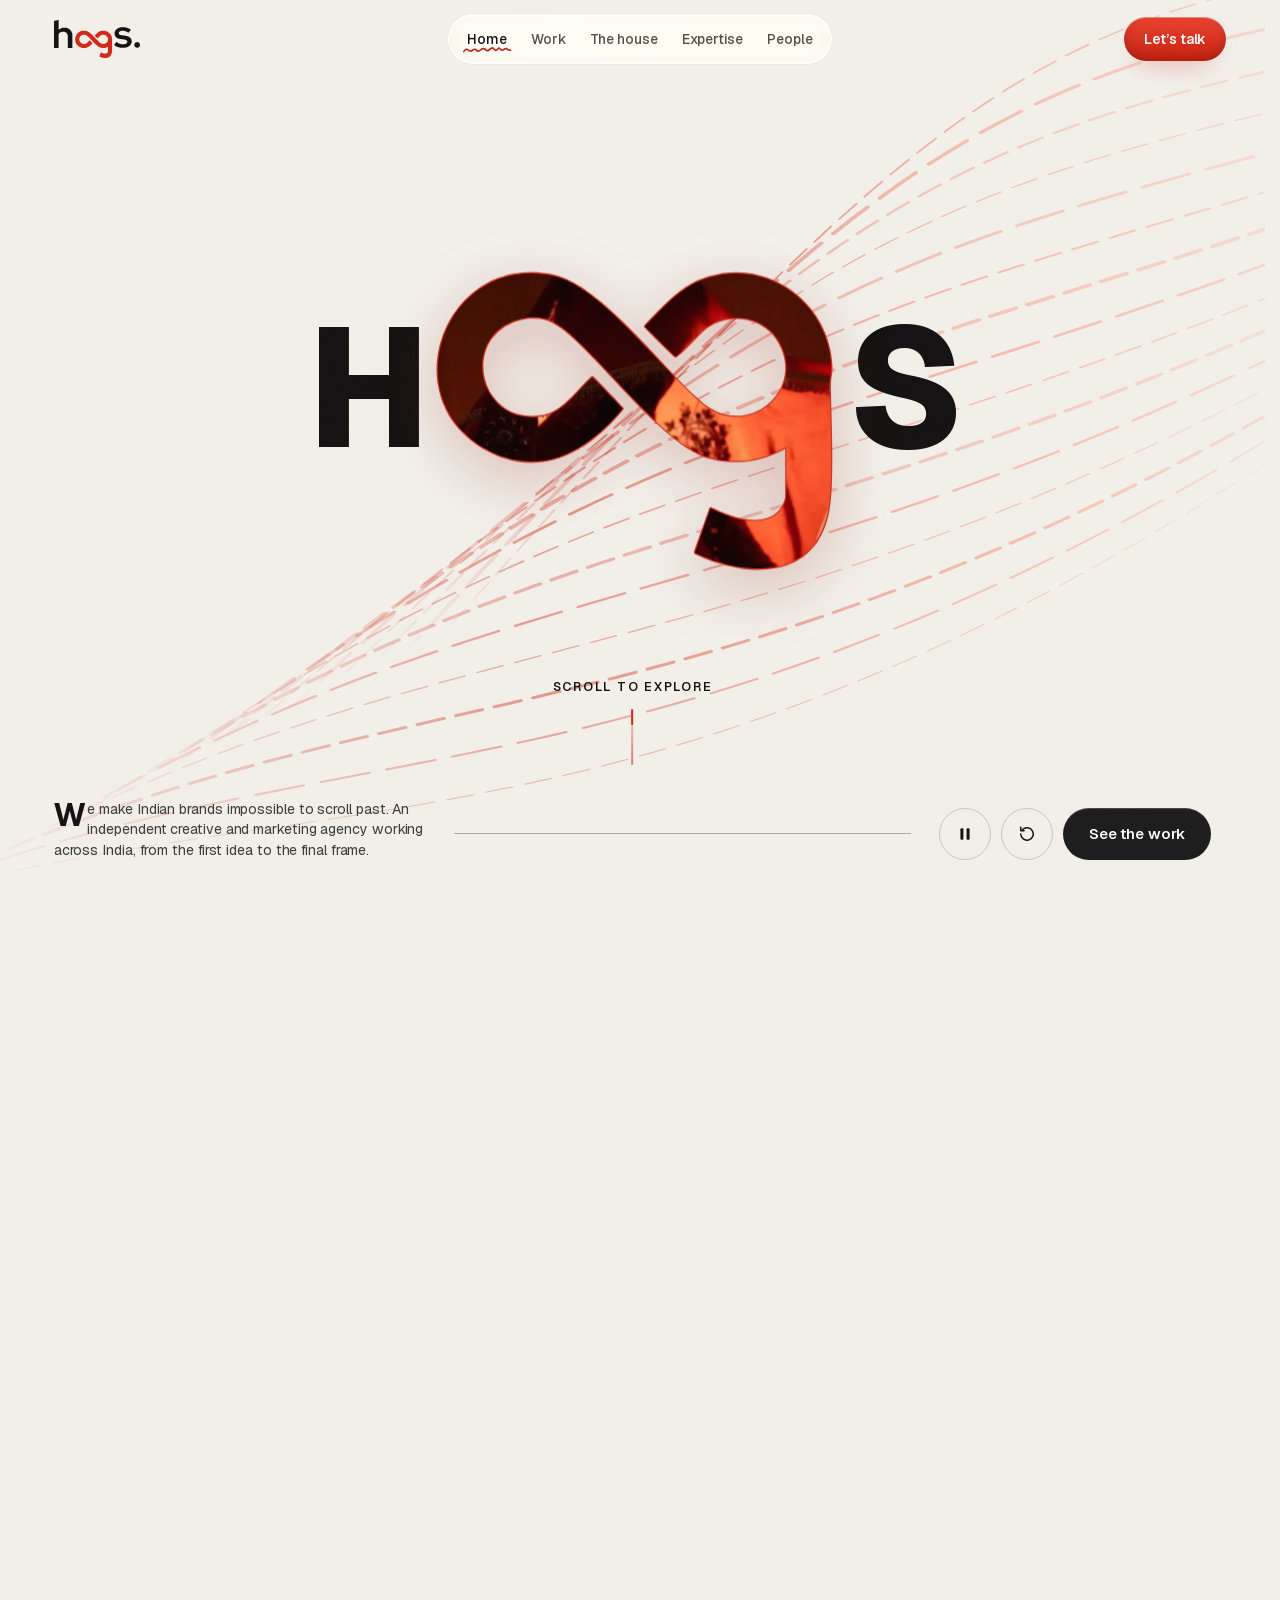
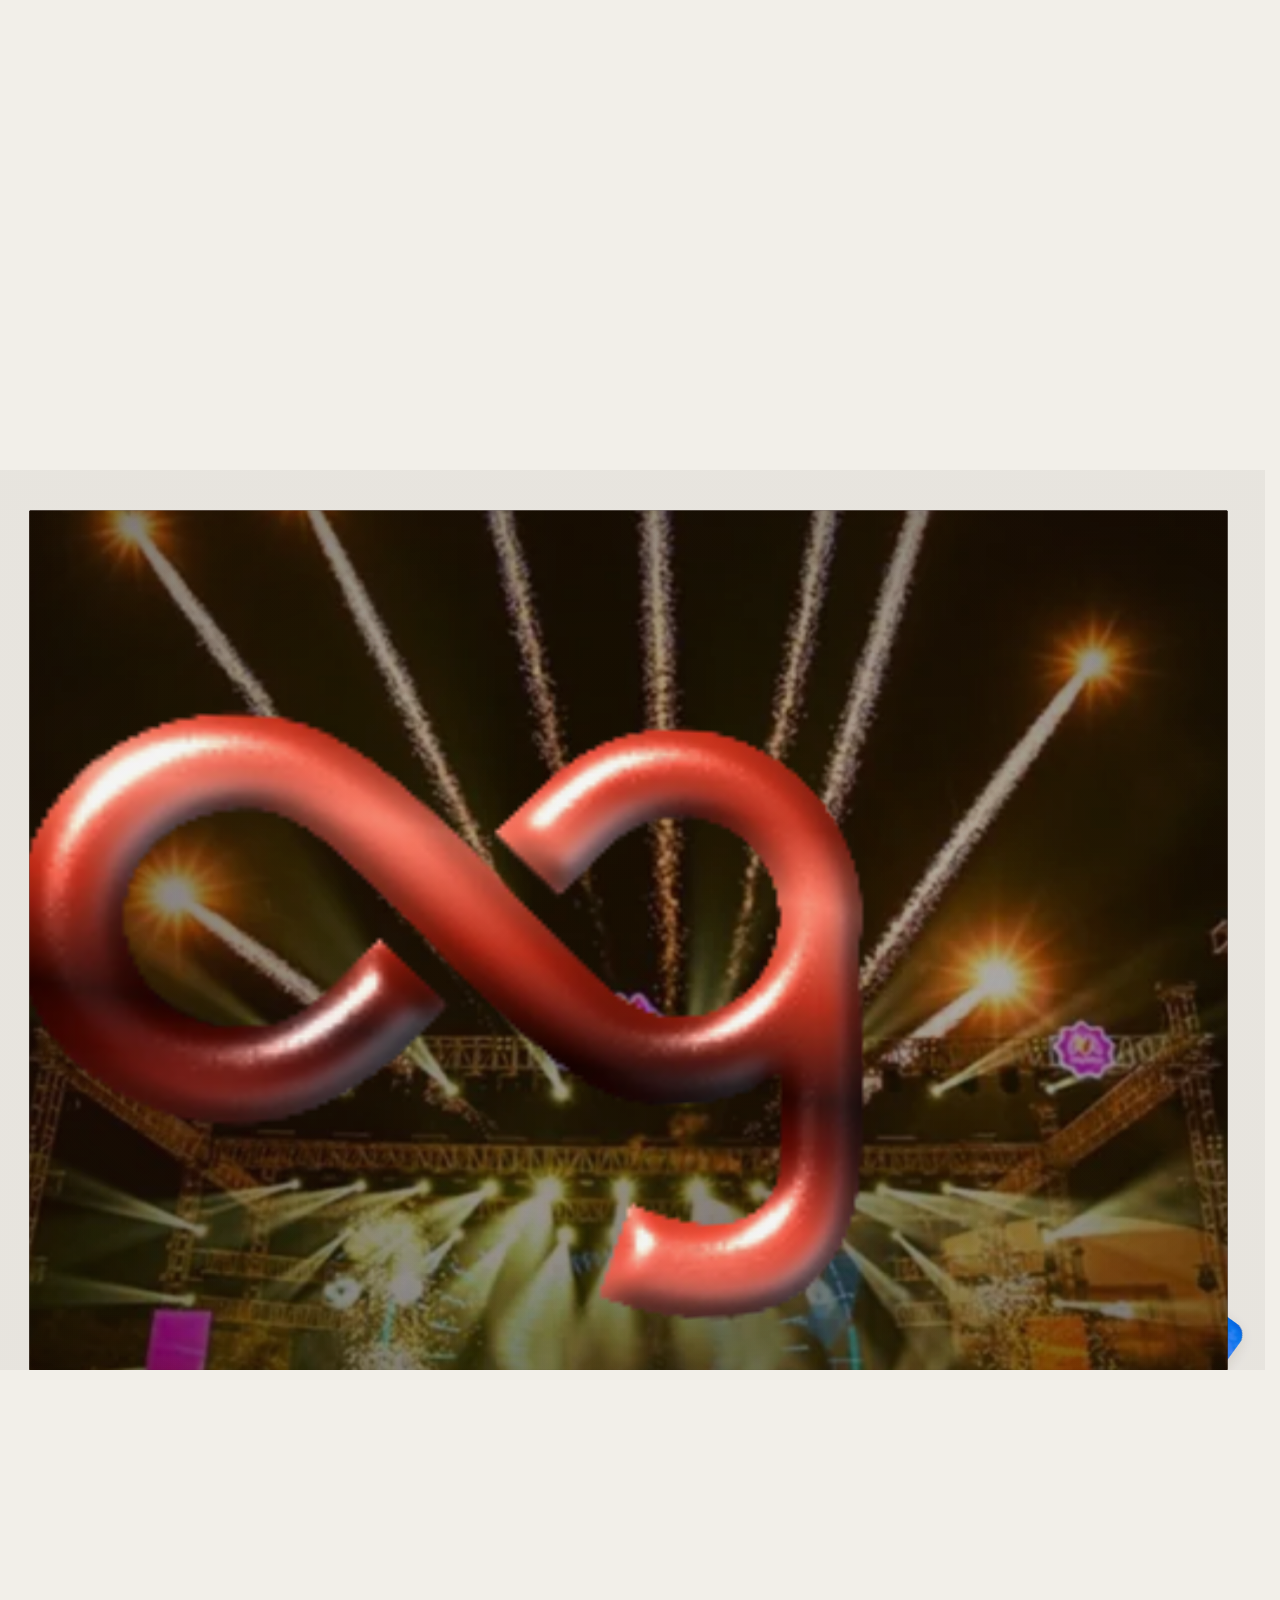
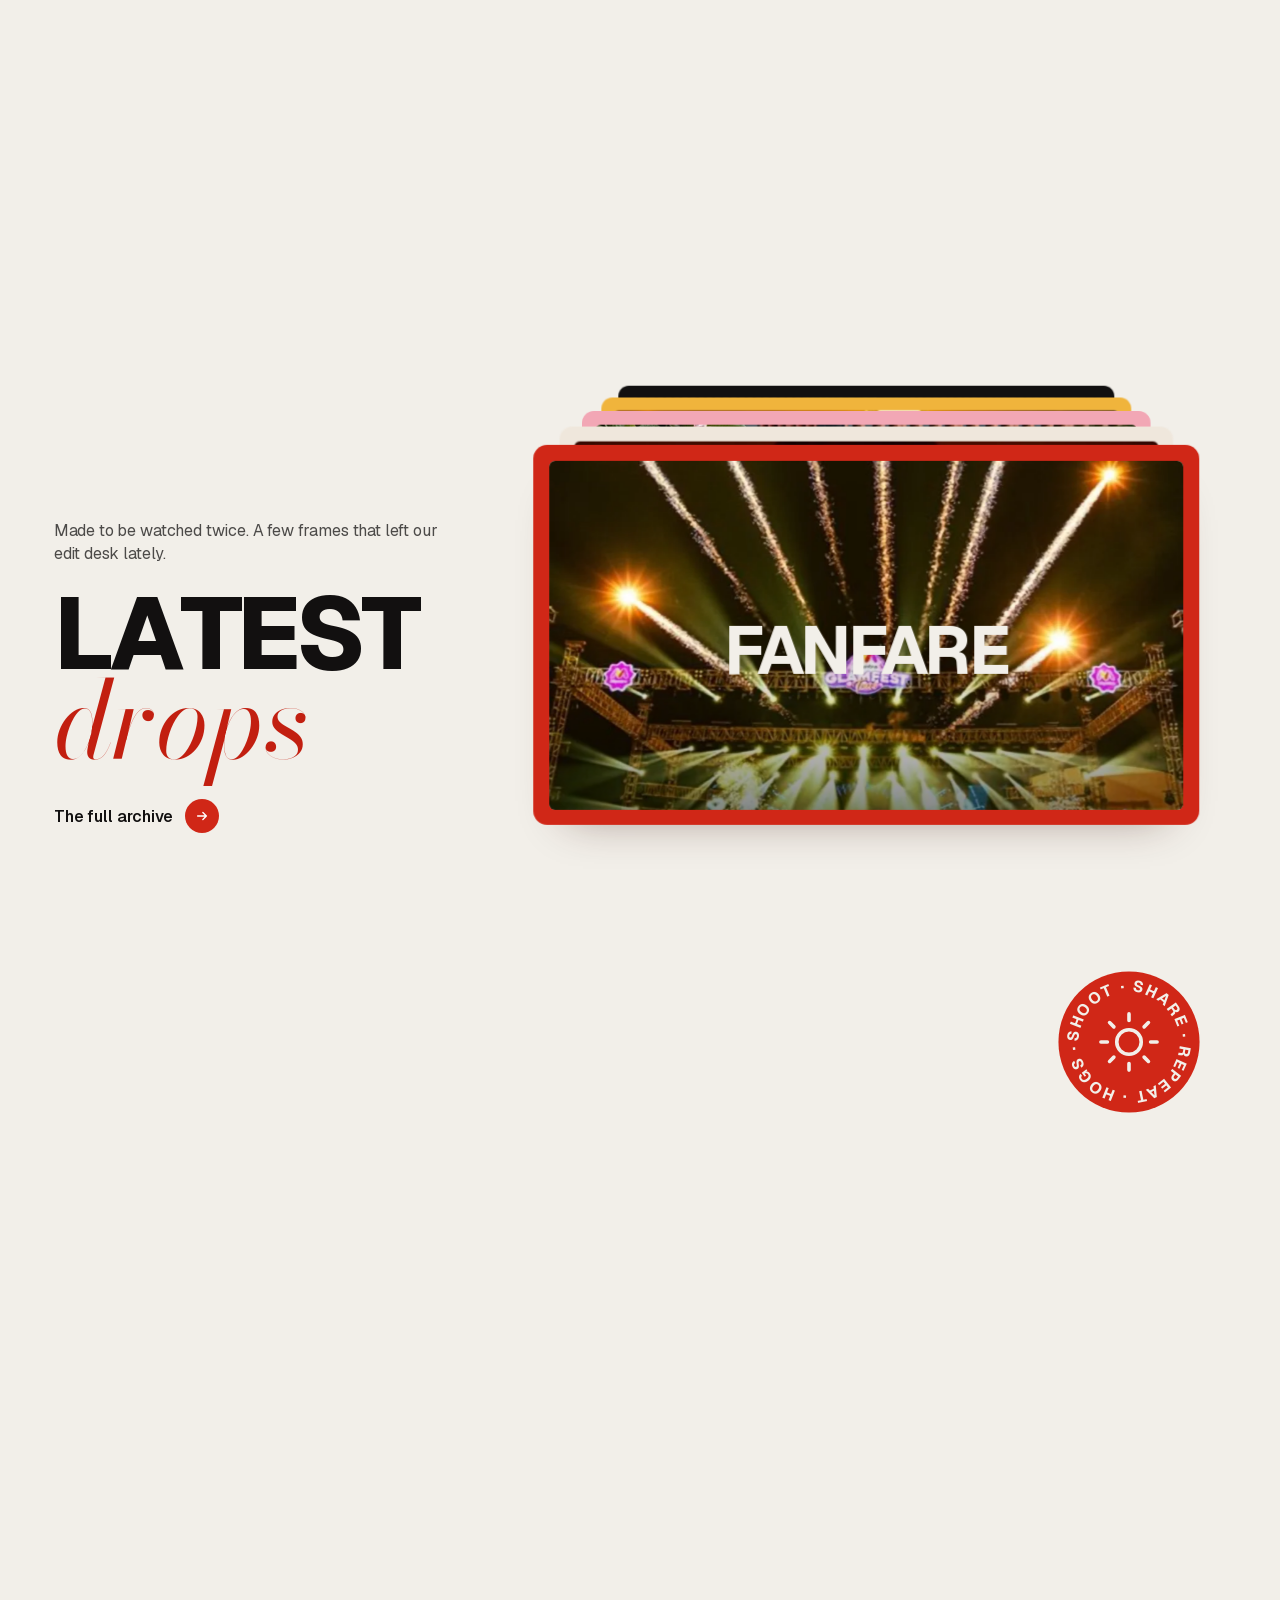
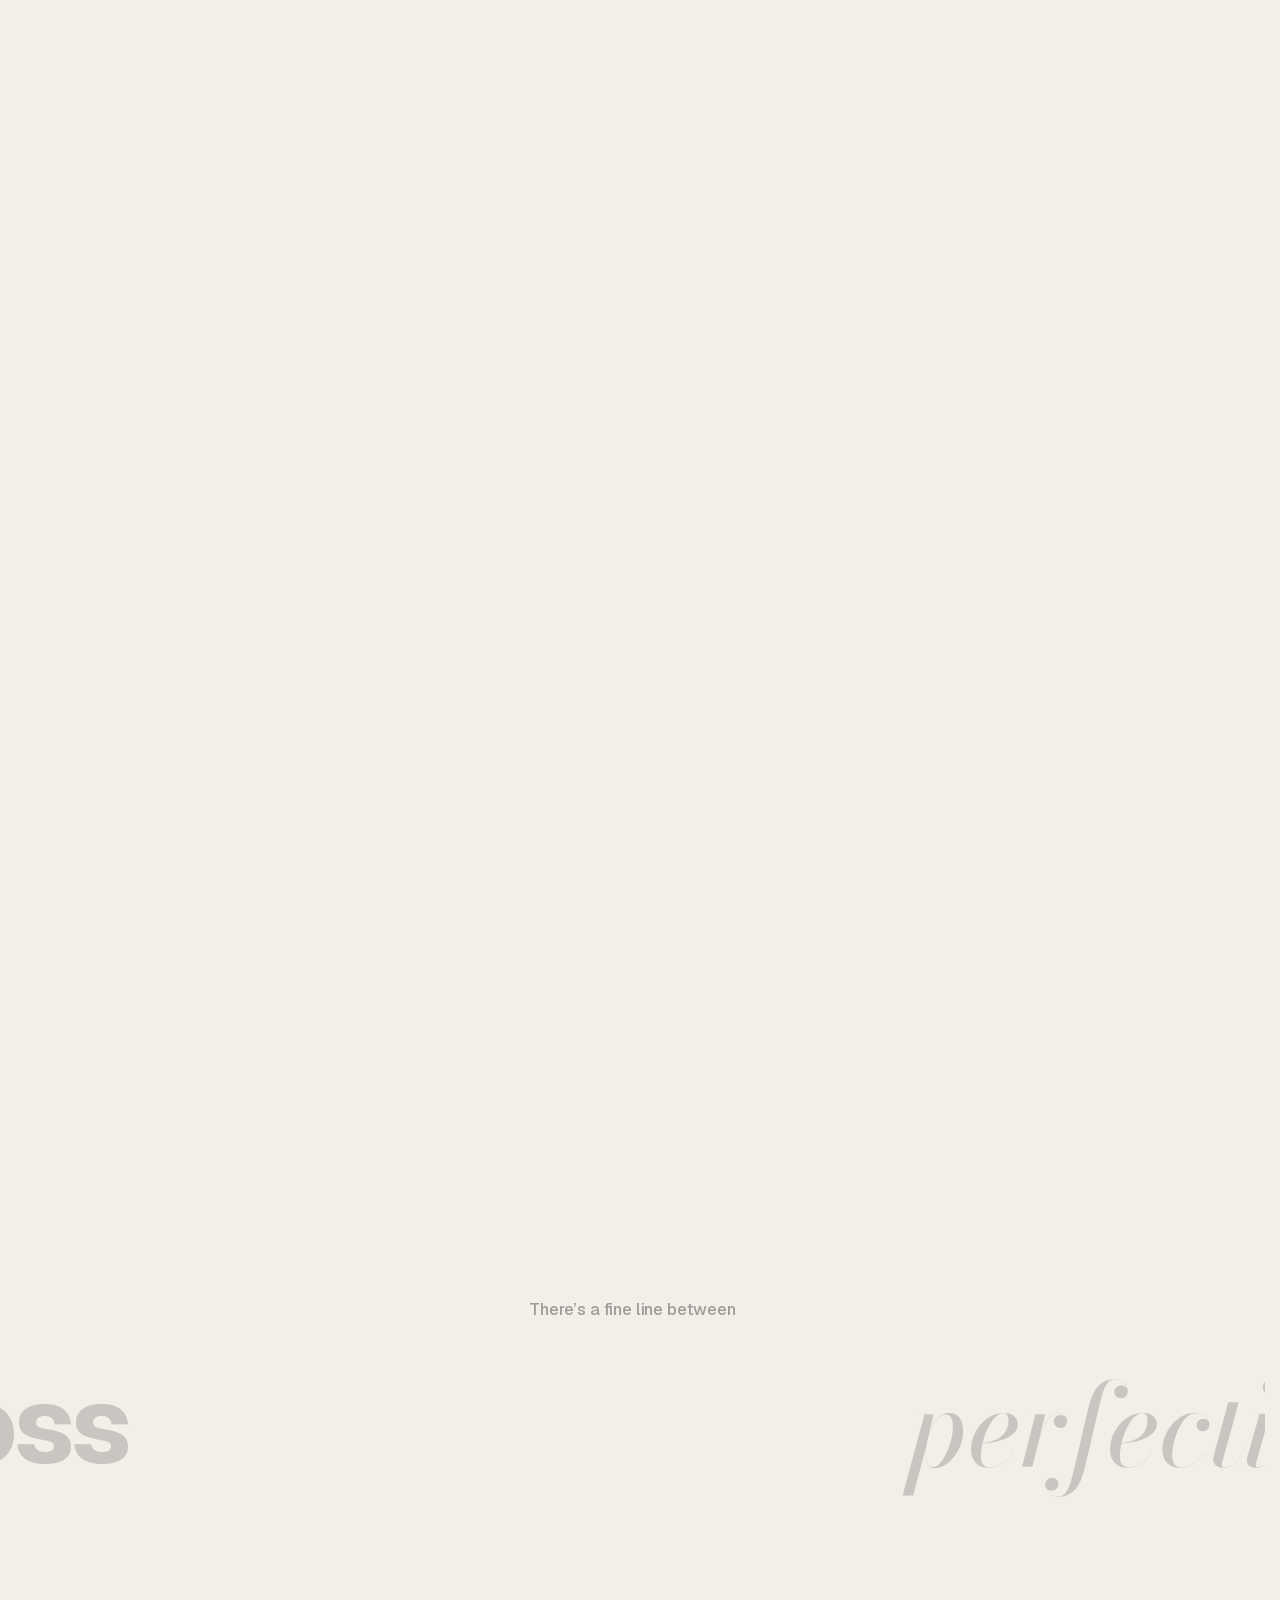
<file: index.html>
<!doctype html>
<html lang="en" data-theme="light">
<head>
<meta charset="utf-8">
<meta name="viewport" content="width=device-width, initial-scale=1, viewport-fit=cover">
<title>HOGS | House of Gross, creative and marketing agency in India</title>
<meta name="description" content="HOGS is House of Gross, an independent creative and marketing agency in India. Strategy, photography, brand films and storytelling for Indian brands.">
<meta name="theme-color" content="#f2efe9">
<meta name="color-scheme" content="light dark">
<meta name="robots" content="index, follow">
<link rel="canonical" href="https://hogs-house-of-gross.impressivecart1.chatgpt.site/">
<meta property="og:title" content="HOGS | House of Gross, creative and marketing agency in India">
<meta property="og:description" content="HOGS is House of Gross, an independent creative and marketing agency in India. Strategy, photography, brand films and storytelling for Indian brands.">
<meta property="og:url" content="https://hogs-house-of-gross.impressivecart1.chatgpt.site/">
<meta property="og:site_name" content="HOGS, House of Gross">
<meta property="og:type" content="website">
<meta property="og:image" content="https://hogs-house-of-gross.impressivecart1.chatgpt.site/assets/og/home.jpg">
<meta property="og:image:width" content="1200">
<meta property="og:image:height" content="630">
<meta property="og:image:alt" content="A red veil glowing around a silhouetted figure, from the HOGS archive">
<meta name="twitter:card" content="summary_large_image">
<meta name="twitter:title" content="HOGS | House of Gross, creative and marketing agency in India">
<meta name="twitter:description" content="HOGS is House of Gross, an independent creative and marketing agency in India. Strategy, photography, brand films and storytelling for Indian brands.">
<meta name="twitter:image" content="https://hogs-house-of-gross.impressivecart1.chatgpt.site/assets/og/home.jpg">
<link rel="icon" href="favicon.svg" type="image/svg+xml">
<link rel="apple-touch-icon" href="assets/apple-touch-icon.png">
<link rel="preload" href="assets/fonts/geist-latin.woff2" as="font" type="font/woff2" crossorigin>
<link rel="preload" href="assets/fonts/bodoni-moda-italic-latin.woff2" as="font" type="font/woff2" crossorigin>
<link rel="preload" as="image" href="assets/video/hogs-reel-poster.webp" fetchpriority="high">
<link rel="stylesheet" href="assets/hogs.css">
<script>document.documentElement.classList.add('js','is-wiping');setTimeout(function(){document.documentElement.classList.remove('is-wiping')},4000)</script>
</head>
<body class="pg-home">
<div class="wipe" aria-hidden="true" data-wipe>
  <svg class="wipe__svg" viewBox="0 0 1000 1000" preserveAspectRatio="none"><path class="wipe__path" d="M43 259C296 11.5688 994 -3 922.994 498.259C851.988 999.517 281.229 1004.28 123 767C-35.2287 529.721 179 259 472 259C765 259 792 498.259 659 654C526 809.741 319 755 285 669.001C251 583.001 299 452 496 452C693 452 876.073 639.171 935 937.001"/></svg>
  <img class="wipe__mark" src="assets/hogs-logo-white.svg" alt="" width="240" height="108">
</div>
<div class="cursor" aria-hidden="true" data-cursor-el><div class="cursor__card"><span class="cursor__run"><span data-cursor-txt>View</span><span data-cursor-txt>View</span></span></div></div>
<div class="toast" role="status" aria-live="polite" data-toast></div>
<div class="grain" aria-hidden="true"></div>
<svg class="defs" aria-hidden="true" width="0" height="0" focusable="false"><filter id="hogs-goo" x="0" y="0" width="100%" height="100%" color-interpolation-filters="sRGB"><feComponentTransfer><feFuncA type="linear" slope="22" intercept="-10"/></feComponentTransfer></filter></svg>
<a class="skip" href="#main">Skip to content</a>
<header class="nav" data-nav>
  <a class="nav__logo" href="index.html" aria-label="HOGS home"><img class="logo logo--on-dark" src="assets/hogs-logo-light.svg" alt="" width="112" height="50"><img class="logo logo--on-light" src="assets/hogs-logo-dark.svg" alt="" width="112" height="50"></a>
  <div class="nav__pill glass" data-glass>
    <nav class="nav__links" aria-label="Primary"><a href="index.html" data-draw aria-current="page"><span class="roll"><span class="roll__a">Home</span><span class="roll__b" aria-hidden="true">Home</span></span></a><a href="work.html" data-draw><span class="roll"><span class="roll__a">Work</span><span class="roll__b" aria-hidden="true">Work</span></span></a><a href="about.html" data-draw><span class="roll"><span class="roll__a">The house</span><span class="roll__b" aria-hidden="true">The house</span></span></a><a href="expertise.html" data-draw><span class="roll"><span class="roll__a">Expertise</span><span class="roll__b" aria-hidden="true">Expertise</span></span></a><a href="people.html" data-draw><span class="roll"><span class="roll__a">People</span><span class="roll__b" aria-hidden="true">People</span></span></a></nav>
    <span class="nav__progress" aria-hidden="true"></span>
  </div>
  <div class="nav__end">
    <a class="btn btn--red nav__cta" href="contact.html" data-magnetic><span class="roll"><span class="roll__a">Let’s talk</span><span class="roll__b" aria-hidden="true">Let’s talk</span></span></a>
    <button class="nav__burger glass" type="button" aria-expanded="false" aria-controls="menu" data-burger>
      <span class="sr-only">Open menu</span><i aria-hidden="true"></i><i aria-hidden="true"></i>
    </button>
  </div>
</header>
<div class="menu" id="menu" role="dialog" aria-modal="true" aria-label="Site menu" hidden data-menu>
  <div class="menu__glass"></div>
  <nav class="menu__inner" aria-label="Mobile">
    <ol class="menu__list"><li><a href="index.html" aria-current="page"><span class="menu__idx" aria-hidden="true">01</span><span class="menu__label">Home</span></a></li><li><a href="work.html"><span class="menu__idx" aria-hidden="true">02</span><span class="menu__label">Work</span></a></li><li><a href="about.html"><span class="menu__idx" aria-hidden="true">03</span><span class="menu__label">The house</span></a></li><li><a href="expertise.html"><span class="menu__idx" aria-hidden="true">04</span><span class="menu__label">Expertise</span></a></li><li><a href="people.html"><span class="menu__idx" aria-hidden="true">05</span><span class="menu__label">People</span></a></li><li><a href="contact.html"><span class="menu__idx" aria-hidden="true">06</span><span class="menu__label">Let’s talk</span></a></li></ol>
    <div class="menu__foot">
      <a href="mailto:work@houseofgross.com">work@houseofgross.com</a>
      <div class="menu__social"><a href="https://www.instagram.com/hogs.bharat" target="_blank" rel="noopener noreferrer">Instagram</a><a href="https://www.linkedin.com/in/house-of-gross-394339412/" target="_blank" rel="noopener noreferrer">LinkedIn</a></div>
      <button class="menu__close" type="button" data-menu-close>Close menu</button>
    </div>
  </nav>
</div>
<main id="main" tabindex="-1">

<section class="pill" data-pill data-theme="light" aria-labelledby="pill-title">
  <div class="pill__sticky">
    <div class="pill__paper" aria-hidden="true"><svg viewBox="0 0 1000 1000" preserveAspectRatio="none" fill="none" stroke="url(#pill-red)" stroke-linecap="round"><defs><linearGradient id="pill-red" x1="0" y1="1" x2="1" y2="0"><stop offset="0" stop-color="#d02717" stop-opacity="0"/><stop offset=".35" stop-color="#d02717" stop-opacity=".55"/><stop offset=".7" stop-color="#ff7a5c" stop-opacity=".45"/><stop offset="1" stop-color="#f2a7b5" stop-opacity="0"/></linearGradient></defs><path d="M-80 1000 C 260 860, 540 980, 1100 420" stroke-width="1.2" opacity="0.55"/><path d="M-50 980 C 300 796, 562 910, 1118 384" stroke-width="2.2" opacity="0.68"/><path d="M-20 960 C 340 732, 584 840, 1136 348" stroke-width="3.2" opacity="0.81"/><path d="M10 940 C 380 668, 606 770, 1154 312" stroke-width="1.5" opacity="0.63"/><path d="M40 920 C 420 604, 628 700, 1172 276" stroke-width="2.5" opacity="0.76"/><path d="M70 900 C 460 540, 650 630, 1190 240" stroke-width="3.5" opacity="0.58"/><path d="M100 880 C 500 476, 672 560, 1208 204" stroke-width="1.8" opacity="0.71"/><path d="M130 860 C 540 412, 694 490, 1226 168" stroke-width="2.8" opacity="0.84"/><path d="M160 840 C 580 348, 716 420, 1244 132" stroke-width="3.8" opacity="0.66"/><path d="M190 820 C 620 284, 738 350, 1262 96" stroke-width="2.1" opacity="0.79"/><path d="M220 800 C 660 220, 760 280, 1280 60" stroke-width="3.1" opacity="0.61"/><path d="M250 780 C 700 156, 782 210, 1298 24" stroke-width="1.4" opacity="0.74"/><path d="M280 760 C 740 92, 804 140, 1316 -12" stroke-width="2.4" opacity="0.56"/><path d="M310 740 C 780 28, 826 70, 1334 -48" stroke-width="3.4" opacity="0.69"/><path d="M340 720 C 820 -36, 848 0, 1352 -84" stroke-width="1.7" opacity="0.82"/></svg></div>
    <h1 id="pill-title" class="pill__word" aria-label="HOGS, House of Gross" data-inktext data-ink-hero>
      <span class="pill__half pill__half--l" aria-hidden="true">H</span><span class="pill__slot" data-pill-slot aria-hidden="true"><img class="pill__poster" src="assets/video/hogs-reel-poster.webp" alt="" width="1280" height="720"><canvas class="pill__inf" data-pill-inf></canvas></span><span class="pill__half pill__half--r" aria-hidden="true">S</span>
    </h1>
    <div class="pill__media" data-pill-media aria-hidden="true">
      <video class="pill__video" muted loop playsinline preload="auto" poster="assets/video/hogs-reel-poster.webp" data-pill-video>
        <source src="assets/video/hogs-reel.mp4" type="video/mp4">
      </video>
      <span class="pill__shade"></span>
    </div>
    <a class="pill__cue" href="#tide-title" data-pill-cue><span class="pill__cue-t">Scroll to explore</span><span class="pill__cue-l" aria-hidden="true"><i></i></span></a>
    <p class="pill__after" aria-hidden="true"><span>Made to move</span> <em>culture.</em></p>
    <p class="sr-only">Made to move culture.</p>
    <div class="pill__foot" data-pill-foot>
      <p class="pill__p"><span class="pill__cap" aria-hidden="true">W</span><span class="sr-only">W</span>e make Indian brands impossible to scroll past. An independent creative and marketing agency working across India, from the first idea to the final frame.</p>
      <span class="pill__rule" aria-hidden="true"></span>
      <div class="pill__ctas">
        <button class="pill__replay" type="button" data-pill-pause aria-pressed="false" aria-label="Pause the reel"><svg viewBox="0 0 24 24" aria-hidden="true"><g class="ic-pause"><rect x="6.5" y="5" width="3.6" height="14" rx="1.2" fill="currentColor"/><rect x="13.9" y="5" width="3.6" height="14" rx="1.2" fill="currentColor"/></g><path class="ic-play" d="M8 5.5v13l11-6.5z" fill="currentColor"/></svg></button>
        <button class="pill__replay" type="button" data-pill-replay aria-label="Replay the opening"><svg viewBox="0 0 24 24" aria-hidden="true"><path d="M4.5 12a7.5 7.5 0 1 0 2.2-5.3M4.5 4v4h4" fill="none" stroke="currentColor" stroke-width="1.8" stroke-linecap="round" stroke-linejoin="round"/></svg></button>
        <a class="btn btn--ink" href="work.html" data-magnetic><span class="roll"><span class="roll__a">See the work</span><span class="roll__b" aria-hidden="true">See the work</span></span></a>
      </div>
    </div>
  </div>
</section>

<section class="tide" data-tide data-theme="light" aria-labelledby="tide-title">
  <div class="tide__stage" data-tide-stage>
    <div class="tide__process" data-tide-process>
      <h2 id="tide-title" class="tide__h"><span class="tide__l"><span class="tw g">From</span> <span class="tw">India</span> <span class="tw tide__chip" style="--tone:#240602" aria-hidden="true"><img src="assets/img/w28-480.webp" alt="" loading="lazy" decoding="async"></span> <span class="tw g">to</span> <span class="tw">the</span> <span class="tw">feed,</span></span><span class="tide__l"><span class="tw">built</span> <span class="tw g">through</span> <span class="tw">real</span> <span class="tw">process</span></span></h2>
      <p class="tide__sub">Strategy, shoots and stories for brands that want to be seen.</p>
      <a class="btn btn--ink tide__btn" href="work.html"><span class="roll"><span class="roll__a">See the work</span><span class="roll__b" aria-hidden="true">See the work</span></span> <svg viewBox="0 0 16 16" aria-hidden="true"><path d="M3 8h10M9 4l4 4-4 4" fill="none" stroke="currentColor" stroke-width="1.6" stroke-linecap="round" stroke-linejoin="round"/></svg></a>
    </div>
    <div class="tide__cards" data-tide-cards aria-hidden="true"><span class="tc" style="--tone:#240602"><img src="assets/img/w28-480.webp" alt="" decoding="async"></span><span class="tc" style="--tone:#483d32"><img src="assets/img/w22-480.webp" alt="" decoding="async"></span><span class="tc" style="--tone:#513418"><img src="assets/img/w30-480.webp" alt="" decoding="async"></span><span class="tc" style="--tone:#1c1103"><img src="assets/img/w26-480.webp" alt="" decoding="async"></span><span class="tc" style="--tone:#15130f"><img src="assets/img/w34-480.webp" alt="" decoding="async"></span><span class="tc" style="--tone:#0e0f0b"><img src="assets/img/w36-480.webp" alt="" decoding="async"></span><span class="tc" style="--tone:#452c15"><img src="assets/img/w10-512.webp" alt="" decoding="async"></span><span class="tc" style="--tone:#111c21"><img src="assets/img/w18-512.webp" alt="" decoding="async"></span><span class="tc" style="--tone:#312712"><img src="assets/img/w12-512.webp" alt="" decoding="async"></span><span class="tc" style="--tone:#4b2c1d"><img src="assets/img/w33-480.webp" alt="" decoding="async"></span><span class="tc" style="--tone:#290602"><img src="assets/img/w27-480.webp" alt="" decoding="async"></span><span class="tc" style="--tone:#08204a"><img src="assets/img/w19-512.webp" alt="" decoding="async"></span></div>
    <div class="tide__sky" data-tide-sky aria-hidden="true">
      <img class="tide__plate" src="assets/video/hogs-reel-poster.webp" alt="">
      <video class="tide__video" muted loop playsinline preload="none" data-tide-video><source src="assets/video/hogs-reel.mp4" type="video/mp4"></video>
      <span class="tide__veil"></span>
      <img class="tide__loop" src="assets/img/chrome-loopred-1000.webp" alt="" width="1000" height="1000" data-tide-loop>
      <p class="sr-only">Not just pictures. Brands that move.</p>
      <p class="tide__w tide__w--tl"><span class="tw g">Not</span> <span class="tw g">just</span> <span class="tw">pictures.</span></p>
      <p class="tide__w tide__w--br"><span class="tw">Brands</span> <span class="tw g">that</span> <span class="tw">move.</span></p>
    </div>
    <div class="tide__black" data-tide-black><span class="tide__deep"></span></div>
  </div>
</section>

<section class="mt" data-mt data-theme="dark" aria-labelledby="mt-title">
  <h2 id="mt-title" class="sr-only">Noise that moves people</h2>
  <p class="sr-only">Designing noise that moves people. Crafting loud and unforgettable shoots, films and stories. The brand is a story worth telling, and we tell it loud, clear and everywhere it needs to be.</p>
  <div class="mt__sticky" aria-hidden="true">
    <div class="mt__track" data-mt-track>
      <span class="mt__intro" data-chars-host><span class="mt__row"><span class="mt__w g" data-chars>Designing</span> <span class="mt__w" data-chars>noise</span></span><span class="mt__row"><span class="mt__w" data-chars>that</span> <span class="mt__w" data-chars>moves</span> <span class="mt__w g" data-chars>people.</span></span>
        <span class="mt__lab mt__lab--s1" style="--c:#f2a7b5;--r:-6deg" data-pop>creative house</span><span class="mt__lab mt__lab--s2" style="--c:#f0b43c;--r:-4deg" data-pop>made in India</span><span class="mt__lab mt__lab--s3" style="--c:#efe7dc;--r:4deg" data-pop>delhi, jaipur, everywhere</span></span>
      <img class="mt__obj" src="assets/img/chrome-star.webp" alt="" style="--w:1.2em;--r:-12deg" data-pop>
      <span class="mt__w g" data-chars>Crafting</span>
      <span class="mt__stack"><span class="mt__lab mt__lab--big" style="--c:#d02717;--r:-8deg" data-pop>loud<i class="mt__dot"></i></span><span class="mt__lab" style="--c:#efe7dc;--r:6deg" data-pop>and unforgettable</span></span>
      <span class="mt__w" data-chars>shoots,</span> <span class="mt__w" data-chars>films</span> <span class="mt__w g" data-chars>and</span> <span class="mt__w" data-chars>stories.</span>
      <svg class="mt__spark" viewBox="0 0 20 20" data-pop aria-hidden="true"><path d="M10 0c.8 5.6 3.6 8.6 10 10-6.4 1.4-9.2 4.4-10 10-.8-5.6-3.6-8.6-10-10 6.4-1.4 9.2-4.4 10-10z" fill="#f4e3d3"/></svg><img class="mt__obj" src="assets/img/chrome-play.webp" alt="" style="--w:0.9em;--r:8deg" data-pop>
      <span class="mt__w" data-chars>The</span> <span class="mt__w" data-chars>brand</span> <span class="mt__w g" data-chars>is</span> <span class="mt__w g" data-chars>a</span>
      <span class="mt__lab mt__lab--big" style="--c:#f2a7b5;--r:-8deg" data-pop>story</span><img class="mt__obj" src="assets/img/chrome-loopred.webp" alt="" style="--w:1.15em;--r:10deg" data-pop><span class="mt__lab mt__lab--big" style="--c:#f0b43c;--r:3deg" data-pop>worth telling</span>
      <span class="mt__w g" data-chars>and</span> <span class="mt__w g" data-chars>we</span> <span class="mt__lab mt__lab--big" style="--c:#efe7dc;--r:-10deg" data-pop>tell it</span><img class="mt__obj" src="assets/img/chrome-mail.webp" alt="" style="--w:1.05em;--r:-8deg" data-pop>
      <span class="mt__w" data-chars>loud,</span> <span class="mt__w" data-chars>clear</span> <span class="mt__w g" data-chars>and</span> <span class="mt__w" data-chars>everywhere</span> <span class="mt__w g" data-chars>it</span> <span class="mt__w g" data-chars>needs</span> <span class="mt__w g" data-chars>to</span> <span class="mt__w" data-chars>be.</span>
      <span class="mt__end"></span>
    </div>
  </div>
</section>

<section class="drops" data-drops data-theme="light" aria-labelledby="drops-title">
  <div class="drops__pin" data-drops-pin>
    <div class="drops__copy">
      <p class="drops__eye" data-reveal>Made to be watched twice. A few frames that left our edit desk lately.</p>
      <h2 id="drops-title" class="drops__h h2" data-split="chars" data-proximity data-inktext>Latest <em>drops</em></h2>
      <a class="link" href="work.html" data-reveal data-draw><span class="roll"><span class="roll__a">The full archive</span><span class="roll__b" aria-hidden="true">The full archive</span></span></a>
    </div>
    <div class="drops__stage" data-drops-stage>
      <div class="drops__stack" data-drops-stack>
        <a class="drop" href="work.html" data-cursor="View the work" style="--c:#d02717;--on:#fff;--b:0">
          <span class="drop__crop"><img src="assets/img/w12-1024.webp" srcset="assets/img/w12-512.webp 512w, assets/img/w12-1024.webp 1024w" sizes="(max-width: 991px) 92vw, 52vw" width="1024" height="1024" alt="Fireworks fanning out above a festival stage" loading="lazy" decoding="async" style="object-position:50% 55%"></span>
          <span class="drop__shade" aria-hidden="true"></span>
          <span class="drop__t">Fanfare</span>
        </a>
        <a class="drop" href="work.html" data-cursor="View the work" style="--c:#efe7dc;--on:#121010;--b:1">
          <span class="drop__crop"><img src="assets/img/w28-930.webp" srcset="assets/img/w28-480.webp 480w, assets/img/w28-930.webp 930w" sizes="(max-width: 991px) 92vw, 52vw" width="930" height="1400" alt="A red veil glowing around a silhouetted figure" loading="lazy" decoding="async" style="object-position:50% 38%"></span>
          <span class="drop__shade" aria-hidden="true"></span>
          <span class="drop__t">Red veil</span>
        </a>
        <a class="drop" href="work.html" data-cursor="View the work" style="--c:#f2a7b5;--on:#121010;--b:2">
          <span class="drop__crop"><img src="assets/img/w22-930.webp" srcset="assets/img/w22-480.webp 480w, assets/img/w22-930.webp 930w" sizes="(max-width: 991px) 92vw, 52vw" width="930" height="1400" alt="A blush pink anarkali caught mid-twirl on a lawn" loading="lazy" decoding="async" style="object-position:50% 22%"></span>
          <span class="drop__shade" aria-hidden="true"></span>
          <span class="drop__t">Blush hour</span>
        </a>
        <a class="drop" href="work.html" data-cursor="View the work" style="--c:#f0b43c;--on:#121010;--b:3">
          <span class="drop__crop"><img src="assets/img/w10-1024.webp" srcset="assets/img/w10-512.webp 512w, assets/img/w10-1024.webp 1024w" sizes="(max-width: 991px) 92vw, 52vw" width="1024" height="1024" alt="A column of fire erupting beside a performer" loading="lazy" decoding="async" style="object-position:50% 45%"></span>
          <span class="drop__shade" aria-hidden="true"></span>
          <span class="drop__t">Pyro nights</span>
        </a>
        <a class="drop" href="work.html" data-cursor="View the work" style="--c:#121010;--on:#fff;--b:4">
          <span class="drop__crop"><img src="assets/img/w35-1400.webp" srcset="assets/img/w35-700.webp 700w, assets/img/w35-1400.webp 1400w" sizes="(max-width: 991px) 92vw, 52vw" width="1400" height="933" alt="An ivory scarf streaming across the frame" loading="lazy" decoding="async" style="object-position:50% 50%"></span>
          <span class="drop__shade" aria-hidden="true"></span>
          <span class="drop__t">Ivory drift</span>
        </a>
      </div>
      <div class="drops__badge" data-drops-badge><svg viewBox="0 0 200 200" aria-hidden="true"><defs><path id="badge-c" d="M100 100m-70 0a70 70 0 1 1 140 0a70 70 0 1 1-140 0"/></defs>
  <circle cx="100" cy="100" r="98" fill="var(--red)"/>
  <text font-size="22" font-weight="700" letter-spacing="2" fill="#f2efe9"><textPath href="#badge-c" textLength="436" lengthAdjust="spacing">SHOOT · SHARE · REPEAT · HOGS ·</textPath></text>
  <g fill="none" stroke="#f2efe9" stroke-width="5" stroke-linecap="round"><circle cx="100" cy="100" r="17"/><path d="M100 70v-9M100 139v-9M70 100h-9M139 100h-9M79 79l-6-6M127 127l-6-6M79 121l-6 6M127 73l-6 6"/></g></svg></div>
    </div>
  </div>
</section>
<section class="line-scene" data-scene="line" data-theme="dark" aria-labelledby="line-title-home">
  <div class="line-scene__sticky">
    <h2 id="line-title-home" class="sr-only">There is a fine line between gross and perfection. We help you cross it.</h2>
    <p class="line-scene__kicker" aria-hidden="true">There’s a fine line between</p>
    <div class="line-scene__row" aria-hidden="true">
      <span class="line-scene__word line-scene__word--a">gross</span>
      <span class="line-scene__rule"><span></span></span>
      <span class="line-scene__word line-scene__word--b">perfection.</span>
    </div>
    <p class="line-scene__out" aria-hidden="true">We help you <em>cross it.</em></p>
  </div>
</section>

<section class="clients" data-theme="light" aria-labelledby="clients-title">
  <h2 id="clients-title" class="clients__lead h2" data-split="words" data-inktext>Good <em>company.</em></h2>
  <p class="clients__sub" data-reveal>Artists and brands we’ve worked with, from sold-out stages to family-run labels.</p>
  <div class="mq" data-marquee aria-hidden="true"><div class="mq__track"><span class="mq__item">Farhan Akhtar</span><span class="mq__dot" aria-hidden="true"></span><span class="mq__item">Jaipur Rugs</span><span class="mq__dot" aria-hidden="true"></span><span class="mq__item">Zakir Khan</span><span class="mq__dot" aria-hidden="true"></span><span class="mq__item">Radisson</span><span class="mq__dot" aria-hidden="true"></span><span class="mq__item">Seedhe Maut</span><span class="mq__dot" aria-hidden="true"></span><span class="mq__item">Raakhdi</span><span class="mq__dot" aria-hidden="true"></span><span class="mq__item">B Praak</span><span class="mq__dot" aria-hidden="true"></span><span class="mq__item">Cabana Resort</span><span class="mq__dot" aria-hidden="true"></span><span class="mq__item">Raftaar</span><span class="mq__dot" aria-hidden="true"></span><span class="mq__item">Amarpali</span><span class="mq__dot" aria-hidden="true"></span><span class="mq__item">King</span><span class="mq__dot" aria-hidden="true"></span><span class="mq__item">Harsh Gujral</span><span class="mq__dot" aria-hidden="true"></span><span class="mq__item">Vishal &amp; Shekhar</span><span class="mq__dot" aria-hidden="true"></span><span class="mq__item">Litloom</span><span class="mq__dot" aria-hidden="true"></span><span class="mq__item">Merlot</span><span class="mq__dot" aria-hidden="true"></span><span class="mq__item">Osaka</span><span class="mq__dot" aria-hidden="true"></span></div><div class="mq__track"><span class="mq__item">Farhan Akhtar</span><span class="mq__dot" aria-hidden="true"></span><span class="mq__item">Jaipur Rugs</span><span class="mq__dot" aria-hidden="true"></span><span class="mq__item">Zakir Khan</span><span class="mq__dot" aria-hidden="true"></span><span class="mq__item">Radisson</span><span class="mq__dot" aria-hidden="true"></span><span class="mq__item">Seedhe Maut</span><span class="mq__dot" aria-hidden="true"></span><span class="mq__item">Raakhdi</span><span class="mq__dot" aria-hidden="true"></span><span class="mq__item">B Praak</span><span class="mq__dot" aria-hidden="true"></span><span class="mq__item">Cabana Resort</span><span class="mq__dot" aria-hidden="true"></span><span class="mq__item">Raftaar</span><span class="mq__dot" aria-hidden="true"></span><span class="mq__item">Amarpali</span><span class="mq__dot" aria-hidden="true"></span><span class="mq__item">King</span><span class="mq__dot" aria-hidden="true"></span><span class="mq__item">Harsh Gujral</span><span class="mq__dot" aria-hidden="true"></span><span class="mq__item">Vishal &amp; Shekhar</span><span class="mq__dot" aria-hidden="true"></span><span class="mq__item">Litloom</span><span class="mq__dot" aria-hidden="true"></span><span class="mq__item">Merlot</span><span class="mq__dot" aria-hidden="true"></span><span class="mq__item">Osaka</span><span class="mq__dot" aria-hidden="true"></span></div></div>
    <p class="sr-only">Clients include Farhan Akhtar, Jaipur Rugs, Zakir Khan, Radisson, Seedhe Maut, Raakhdi, B Praak, Cabana Resort, Raftaar, Amarpali, King, Harsh Gujral, Vishal &amp; Shekhar, Litloom, Merlot and Osaka.</p>
</section>

</main>
<footer class="foot" data-foot data-theme="dark">
  <section class="convo convo--foot" data-convo aria-labelledby="cv-foot-title">
  <h2 id="cv-foot-title" class="convo__h" data-inktext>Got a brief?<br><em>Let’s get connected.</em></h2>
  <form class="convo__form" novalidate data-convo-form>
    <div class="convo__step is-on" data-step="0">
      <span class="convo__tap" aria-hidden="true"><i></i><span class="t-fine">Click</span><span class="t-touch">Tap</span>&nbsp;and type your answer</span>
      <label class="sr-only" for="cv-foot-idea">What are we making?</label>
      <div class="convo__field"><span class="convo__icon"><svg viewBox="0 0 20 20" aria-hidden="true"><path d="M10 0c.8 5.6 3.6 8.6 10 10-6.4 1.4-9.2 4.4-10 10-.8-5.6-3.6-8.6-10-10 6.4-1.4 9.2-4.4 10-10z" fill="currentColor"/></svg></span><input class="convo__input" id="cv-foot-idea" name="idea" type="text" autocomplete="off" placeholder="your idea" maxlength="120" enterkeyhint="next" aria-describedby="cv-foot-hint0"><i class="convo__caret" aria-hidden="true"></i></div>
      <p class="convo__hint" id="cv-foot-hint0">A launch, a shoot, a whole brand. Press <b>Enter</b> when you’re done.</p>
      <button class="convo__ok" type="button" data-convo-next>Okay <svg viewBox="0 0 16 16" aria-hidden="true"><path d="M3 8h10M9 4l4 4-4 4" fill="none" stroke="currentColor" stroke-width="1.6" stroke-linecap="round" stroke-linejoin="round"/></svg></button>
    </div>
    <div class="convo__step" data-step="1" hidden>
      <label class="sr-only" for="cv-foot-budget">Rough budget in rupees (optional)</label>
      <div class="convo__field"><span class="convo__icon"><svg viewBox="0 0 24 24" aria-hidden="true"><circle cx="12" cy="12" r="11" fill="currentColor"/><path d="M8 7h8M8 10.5h8M11 7c3.2 0 3.2 7-1 7H8.5l6 4" fill="none" stroke="var(--convo-bg)" stroke-width="1.8" stroke-linecap="round" stroke-linejoin="round"/></svg></span><input class="convo__input" id="cv-foot-budget" name="budget" type="text" inputmode="numeric" autocomplete="off" placeholder="your budget" maxlength="16" enterkeyhint="next" aria-describedby="cv-foot-hint1"><i class="convo__caret" aria-hidden="true"></i></div>
      <p class="convo__hint" id="cv-foot-hint1">A rough number in rupees helps. Not sure yet? Skip it.</p>
      <div class="convo__row"><button class="convo__ghost" type="button" data-convo-skip>Not sure yet</button><button class="convo__ok" type="button" data-convo-next>Okay <svg viewBox="0 0 16 16" aria-hidden="true"><path d="M3 8h10M9 4l4 4-4 4" fill="none" stroke="currentColor" stroke-width="1.6" stroke-linecap="round" stroke-linejoin="round"/></svg></button></div>
    </div>
    <div class="convo__step" data-step="2" hidden>
      <label class="sr-only" for="cv-foot-email">Your email</label>
      <div class="convo__field"><span class="convo__icon"><svg viewBox="0 0 24 24" aria-hidden="true"><rect x="1.5" y="4" width="21" height="16" rx="3.5" fill="currentColor"/><path d="M5 8l7 5 7-5" fill="none" stroke="var(--convo-bg)" stroke-width="1.8" stroke-linecap="round" stroke-linejoin="round"/></svg></span><input class="convo__input" id="cv-foot-email" name="email" type="email" inputmode="email" autocomplete="email" placeholder="your email" enterkeyhint="send" aria-describedby="cv-foot-hint2"><i class="convo__caret" aria-hidden="true"></i></div>
      <p class="convo__hint" id="cv-foot-hint2">Where should we reply?</p>
      <button class="convo__ok convo__ok--send" type="submit">Send the brief <svg viewBox="0 0 16 16" aria-hidden="true"><path d="M3 8h10M9 4l4 4-4 4" fill="none" stroke="currentColor" stroke-width="1.6" stroke-linecap="round" stroke-linejoin="round"/></svg></button>
    </div>
    <div class="convo__step convo__done" data-step="3" hidden tabindex="-1">
      <span class="convo__check"><svg viewBox="0 0 24 24" aria-hidden="true"><circle cx="12" cy="12" r="11" fill="currentColor"/><path d="M7 12.5l3.2 3.2L17 9" fill="none" stroke="var(--convo-bg)" stroke-width="2" stroke-linecap="round" stroke-linejoin="round"/></svg></span>
      <p class="convo__done-h">Brief ready.</p>
      <p class="convo__done-p" data-convo-note>Your email app should open with it filled in. Hit send and it reaches us.</p>
      <div class="convo__row"><button class="convo__ghost" type="button" data-convo-copy>Copy it instead</button><button class="convo__ghost" type="button" data-convo-again>Start over</button></div>
    </div>
    <p class="convo__err" role="alert" data-convo-err></p>
    <ol class="convo__dots" aria-hidden="true"><li class="is-on"></li><li></li><li></li></ol>
    <p class="sr-only" aria-live="polite" data-convo-live></p>
  </form>
  <div class="strip" data-strip aria-hidden="true"><div class="strip__track"><span class="strip__item strip__item--chrome"><img src="assets/img/chrome-star.webp" alt="" width="240" height="240" loading="lazy" decoding="async"></span><span class="strip__item strip__item--photo" style="--tone:#240602"><img src="assets/img/w28-480.webp" alt="" width="930" height="1400" loading="lazy" decoding="async"></span><span class="strip__item strip__item--chrome"><img src="assets/img/chrome-cursor.webp" alt="" width="240" height="240" loading="lazy" decoding="async"></span><span class="strip__item strip__item--photo" style="--tone:#111c21"><img src="assets/img/w18-512.webp" alt="" width="1024" height="1024" loading="lazy" decoding="async"></span><span class="strip__item strip__item--chrome"><img src="assets/img/chrome-mail.webp" alt="" width="240" height="240" loading="lazy" decoding="async"></span><span class="strip__item strip__item--photo" style="--tone:#483d32"><img src="assets/img/w22-480.webp" alt="" width="930" height="1400" loading="lazy" decoding="async"></span><span class="strip__item strip__item--chrome"><img src="assets/img/chrome-loopred.webp" alt="" width="240" height="240" loading="lazy" decoding="async"></span><span class="strip__item strip__item--photo" style="--tone:#452c15"><img src="assets/img/w10-512.webp" alt="" width="1024" height="1024" loading="lazy" decoding="async"></span><span class="strip__item strip__item--chrome"><img src="assets/img/chrome-play.webp" alt="" width="240" height="240" loading="lazy" decoding="async"></span><span class="strip__item strip__item--photo" style="--tone:#2f271f"><img src="assets/img/w35-700.webp" alt="" width="1400" height="933" loading="lazy" decoding="async"></span><span class="strip__item strip__item--chrome"><img src="assets/img/chrome-star.webp" alt="" width="240" height="240" loading="lazy" decoding="async"></span><span class="strip__item strip__item--photo" style="--tone:#312712"><img src="assets/img/w12-512.webp" alt="" width="1024" height="1024" loading="lazy" decoding="async"></span><span class="strip__item strip__item--chrome"><img src="assets/img/chrome-loop.webp" alt="" width="240" height="240" loading="lazy" decoding="async"></span><span class="strip__item strip__item--photo" style="--tone:#513418"><img src="assets/img/w30-480.webp" alt="" width="930" height="1400" loading="lazy" decoding="async"></span></div></div>
</section>
  <div class="foot__base">
    <a class="foot__logo" href="index.html" aria-label="HOGS home"><img class="logo logo--on-dark" src="assets/hogs-logo-light.svg" alt="" width="112" height="50"><img class="logo logo--on-light" src="assets/hogs-logo-dark.svg" alt="" width="112" height="50"></a>
    <nav class="foot__nav" aria-label="Footer">
      <a href="index.html" data-draw><span class="roll"><span class="roll__a">Home</span><span class="roll__b" aria-hidden="true">Home</span></span></a><a href="work.html" data-draw><span class="roll"><span class="roll__a">Work</span><span class="roll__b" aria-hidden="true">Work</span></span></a><a href="about.html" data-draw><span class="roll"><span class="roll__a">The house</span><span class="roll__b" aria-hidden="true">The house</span></span></a><a href="expertise.html" data-draw><span class="roll"><span class="roll__a">Expertise</span><span class="roll__b" aria-hidden="true">Expertise</span></span></a><a href="people.html" data-draw><span class="roll"><span class="roll__a">People</span><span class="roll__b" aria-hidden="true">People</span></span></a><a href="contact.html" data-draw><span class="roll"><span class="roll__a">Let’s talk</span><span class="roll__b" aria-hidden="true">Let’s talk</span></span></a>
    </nav>
    <div class="foot__nav foot__nav--out">
      <a href="https://www.instagram.com/hogs.bharat" target="_blank" rel="noopener noreferrer" data-draw><span class="roll"><span class="roll__a">Instagram</span><span class="roll__b" aria-hidden="true">Instagram</span></span></a><a href="https://www.linkedin.com/in/house-of-gross-394339412/" target="_blank" rel="noopener noreferrer" data-draw><span class="roll"><span class="roll__a">LinkedIn</span><span class="roll__b" aria-hidden="true">LinkedIn</span></span></a>
      <button class="copy-email" type="button" data-copy="work@houseofgross.com" aria-label="Copy email address work@houseofgross.com"><span class="copy-email__text">work@houseofgross.com</span><span class="copy-email__done" aria-hidden="true">Copied</span></button>
    </div>
    <p class="foot__legal">© 2026 House of Gross. Independent creative and marketing agency, India.</p>
    <div class="foot__tools">
      <button class="motion-toggle" type="button" data-motion-toggle aria-pressed="false" aria-label="Pause motion"><span class="roll"><span class="roll__a">Pause motion</span><span class="roll__b" aria-hidden="true">Pause motion</span></span></button>
      <a href="#main" data-top><span class="roll"><span class="roll__a">Back to top</span><span class="roll__b" aria-hidden="true">Back to top</span></span></a>
    </div>
  </div>
</footer>
<script type="application/ld+json">{"@context": "https://schema.org", "@type": "Organization", "name": "HOGS, House of Gross", "alternateName": "House of Gross", "url": "https://hogs-house-of-gross.impressivecart1.chatgpt.site", "logo": "https://hogs-house-of-gross.impressivecart1.chatgpt.site/assets/hogs-logo.png", "email": "work@houseofgross.com", "address": {"@type": "PostalAddress", "addressCountry": "IN"}, "areaServed": "IN", "sameAs": ["https://www.instagram.com/hogs.bharat", "https://www.linkedin.com/in/house-of-gross-394339412/"]}</script>
<script src="assets/hogs.js" defer></script>
</body>
</html>
</file>
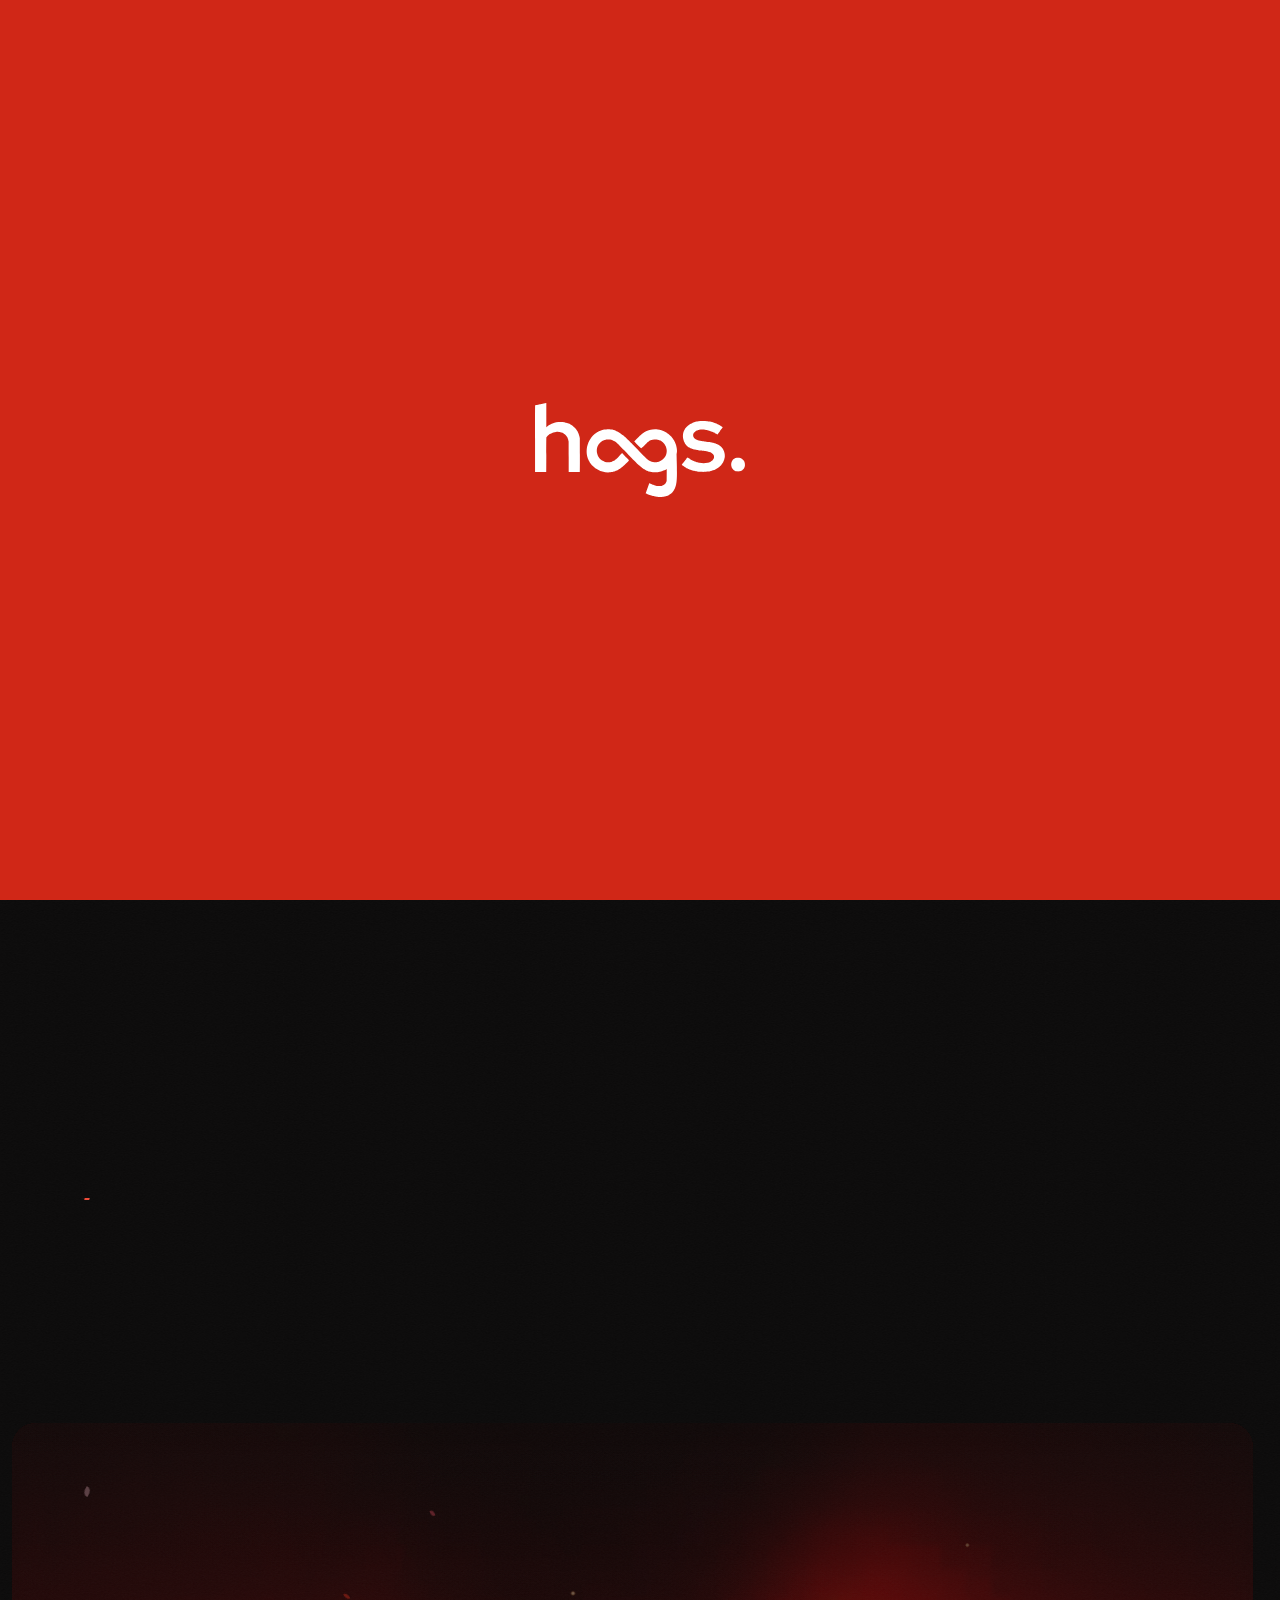
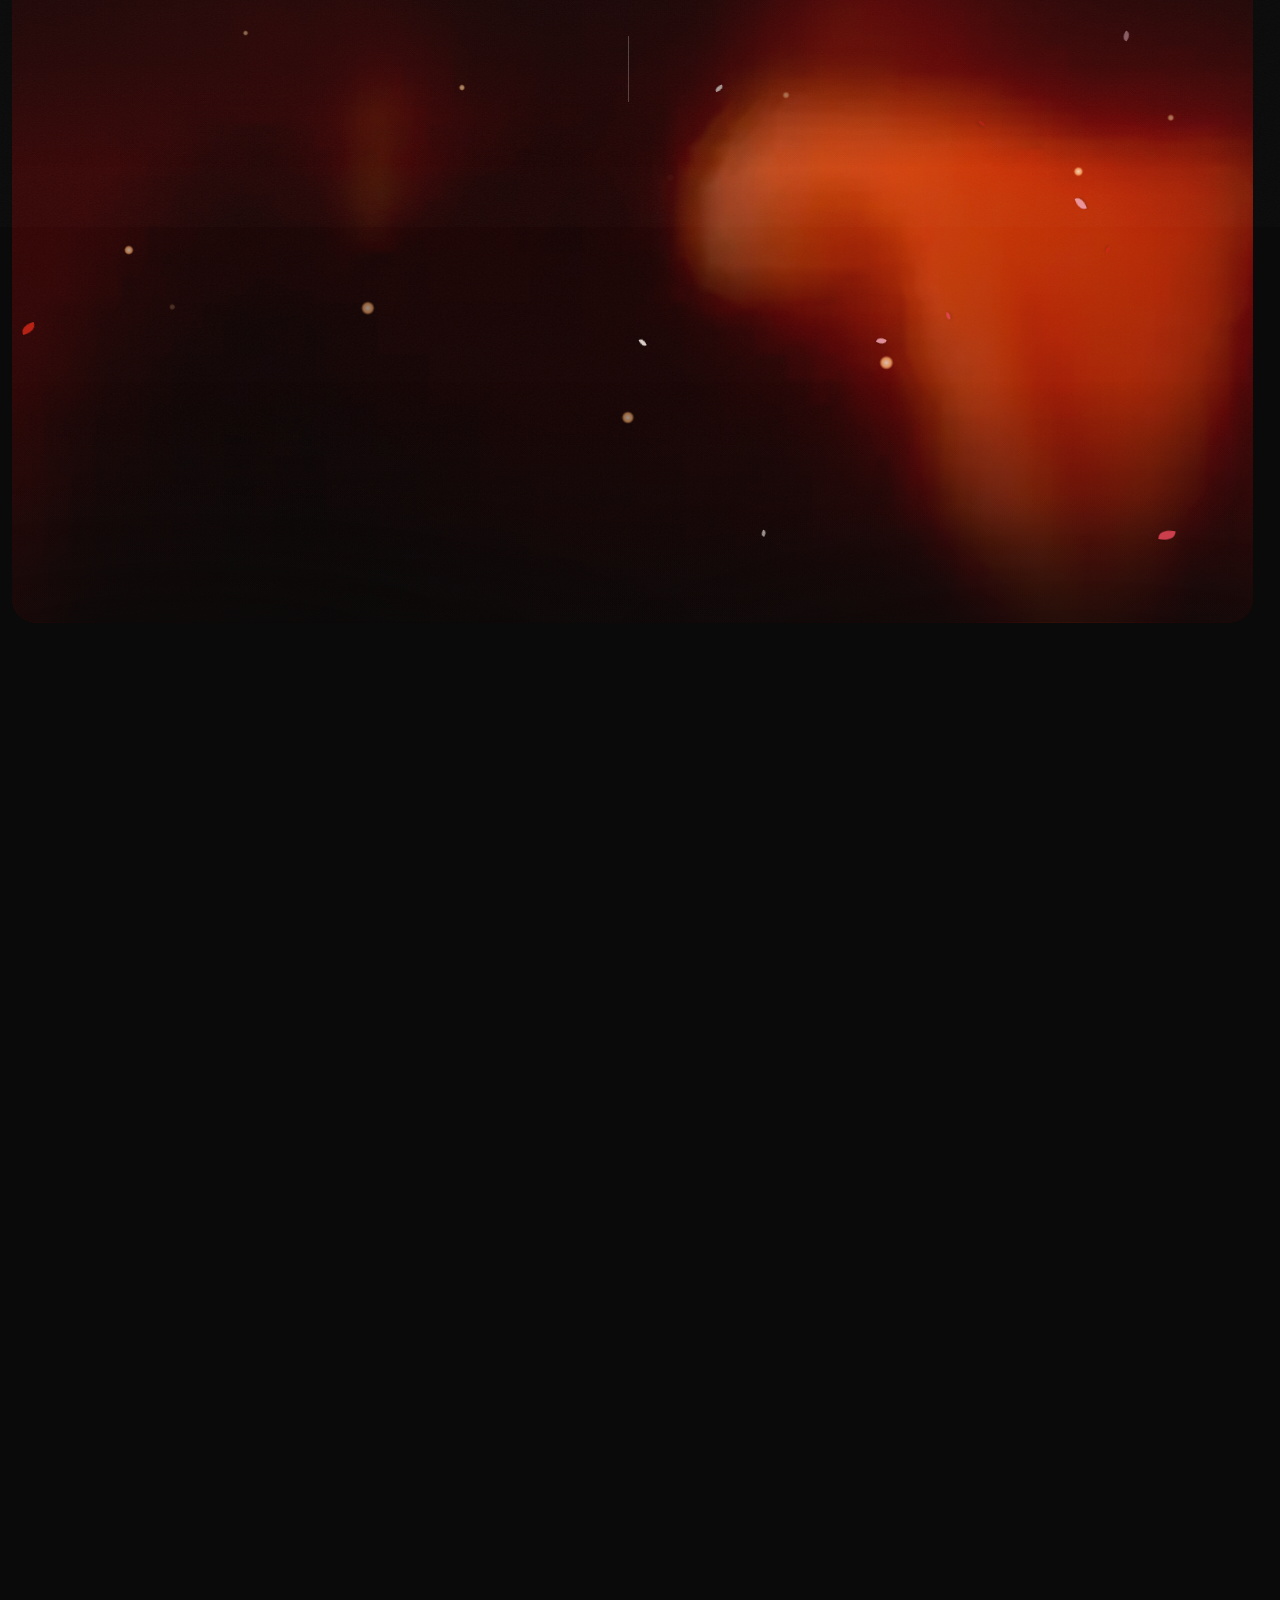
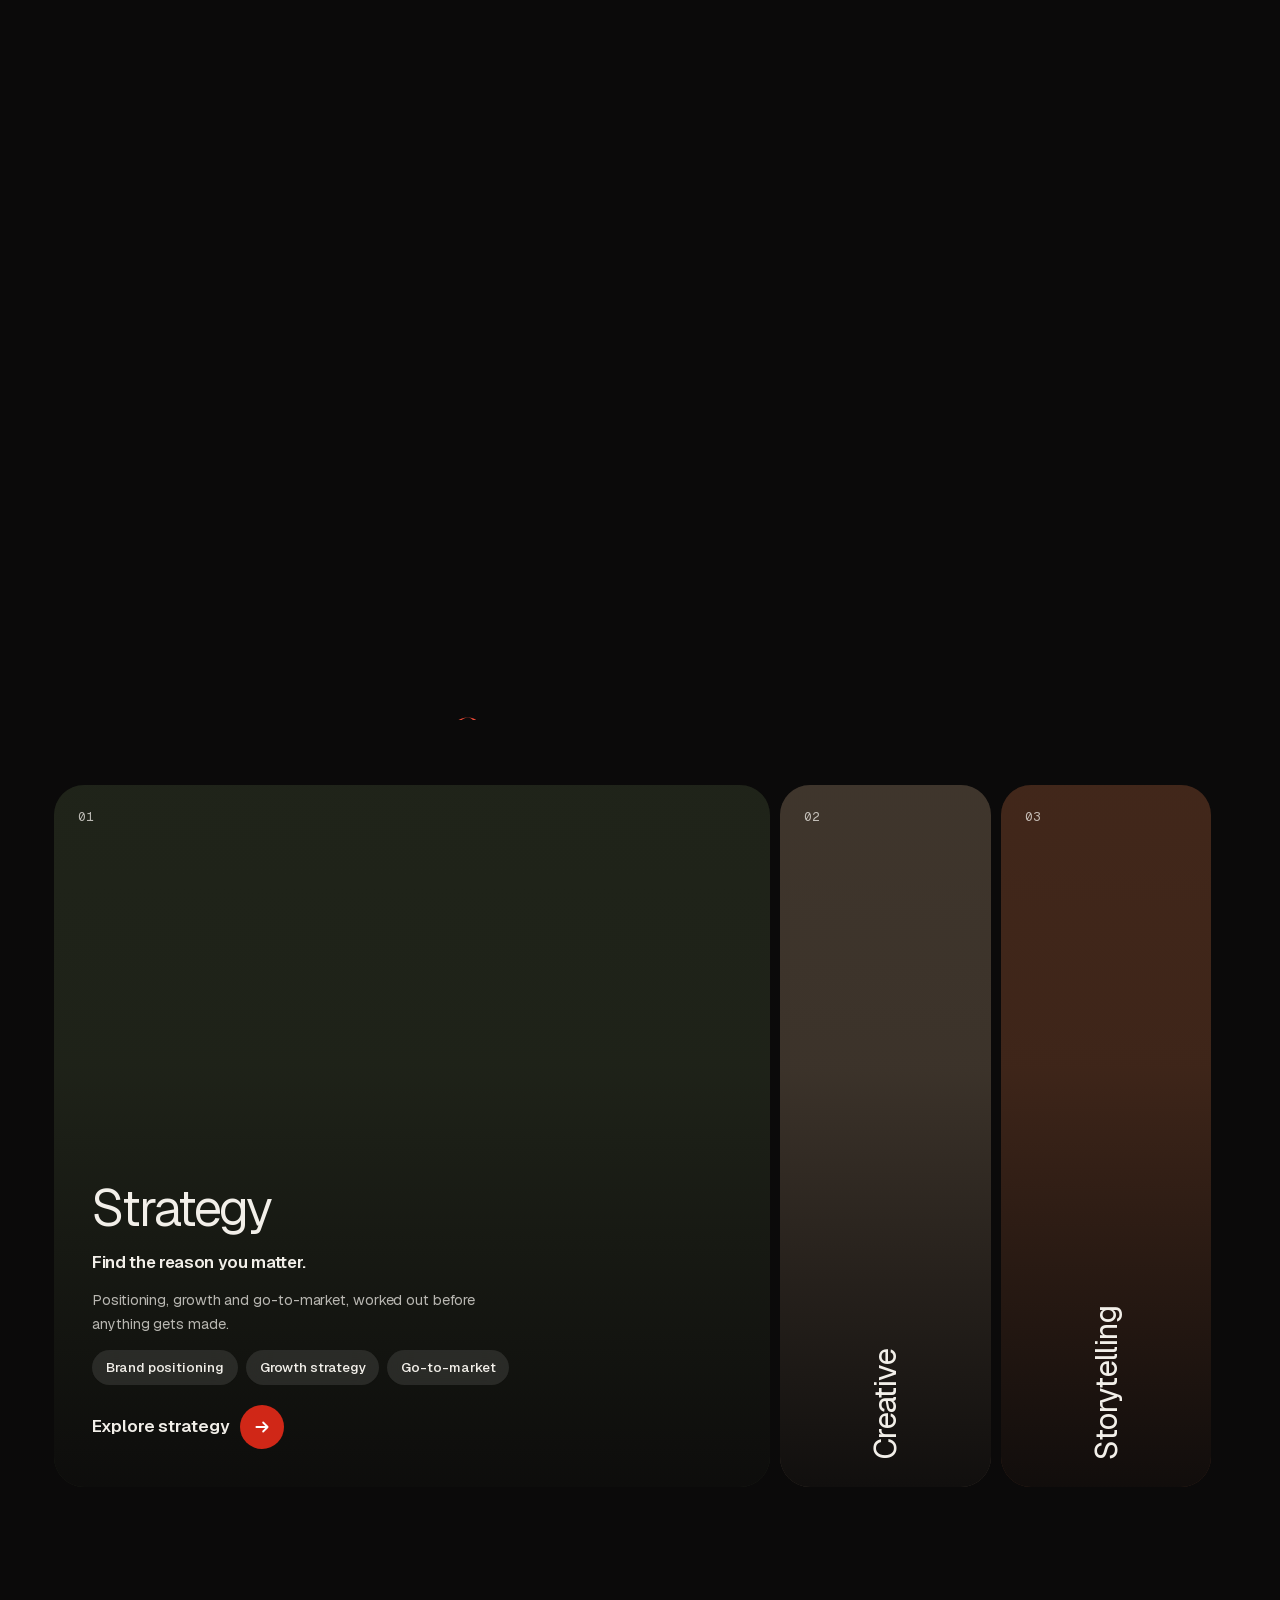
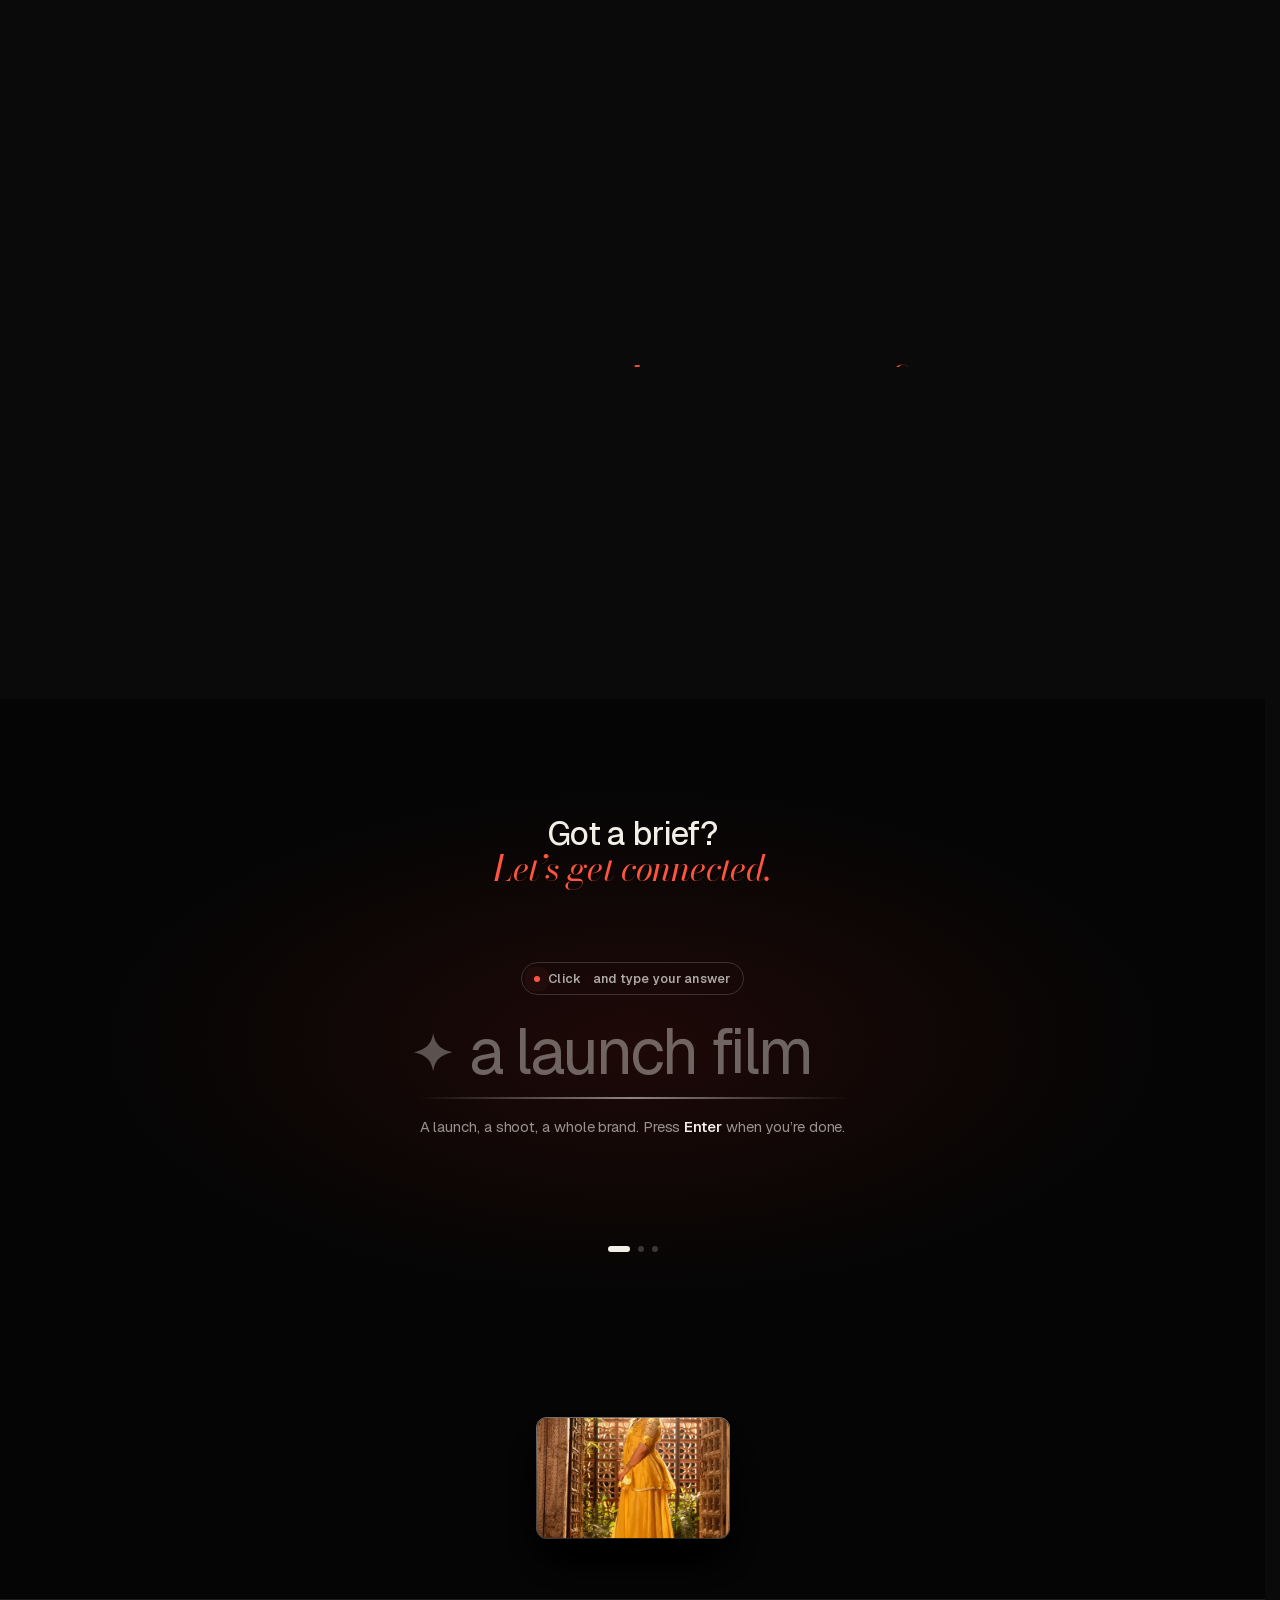
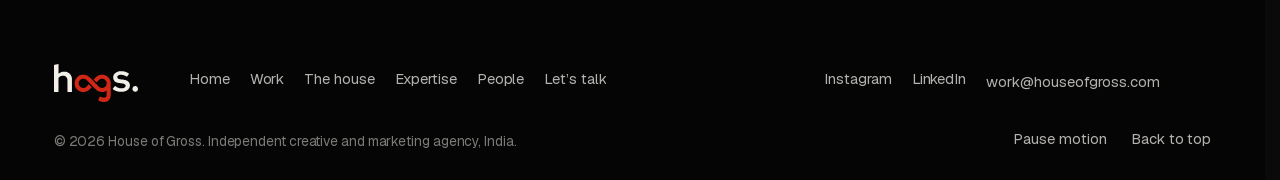
<file: about/index.html>
<!doctype html><html lang="en"><head><meta charset="utf-8"><meta http-equiv="refresh" content="0;url=../about.html"><link rel="canonical" href="https://hogs-house-of-gross.impressivecart1.chatgpt.site/about.html"><title>HOGS | The house</title></head><body><a href="../about.html">Continue to The house</a></body></html>
</file>
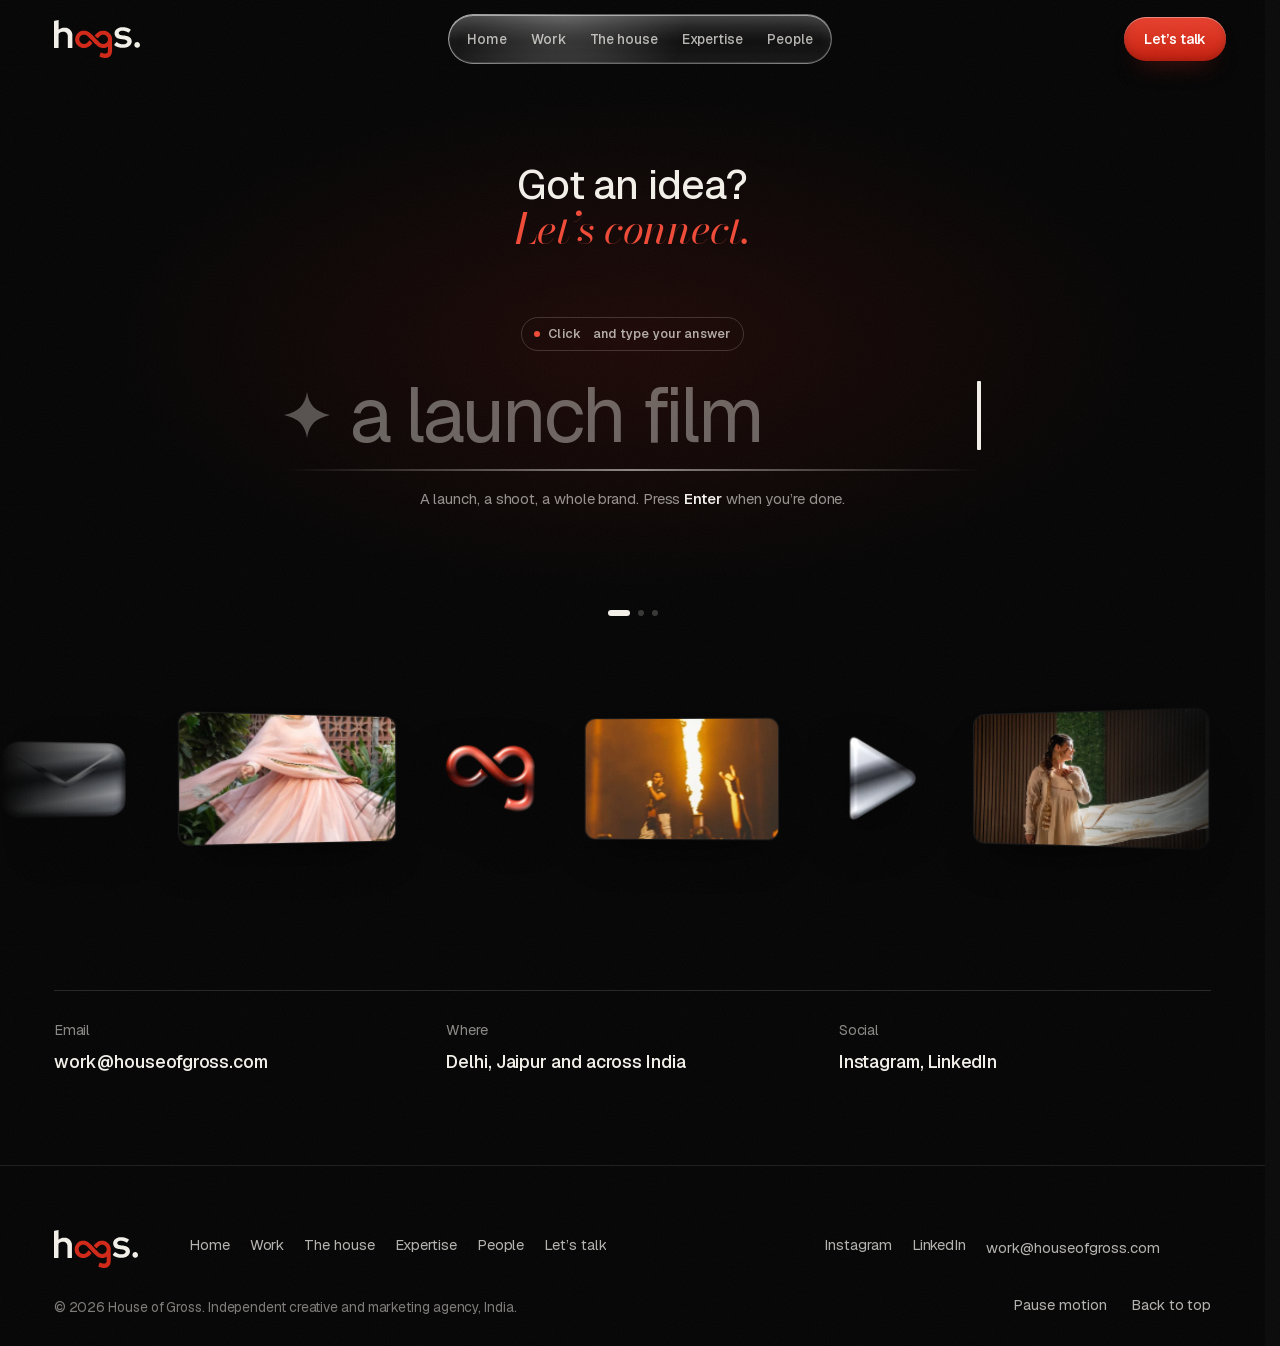
<file: contact/index.html>
<!doctype html><html lang="en"><head><meta charset="utf-8"><meta http-equiv="refresh" content="0;url=../contact.html"><link rel="canonical" href="https://hogs-house-of-gross.impressivecart1.chatgpt.site/contact.html"><title>HOGS | Contact</title></head><body><a href="../contact.html">Continue to Contact</a></body></html>
</file>
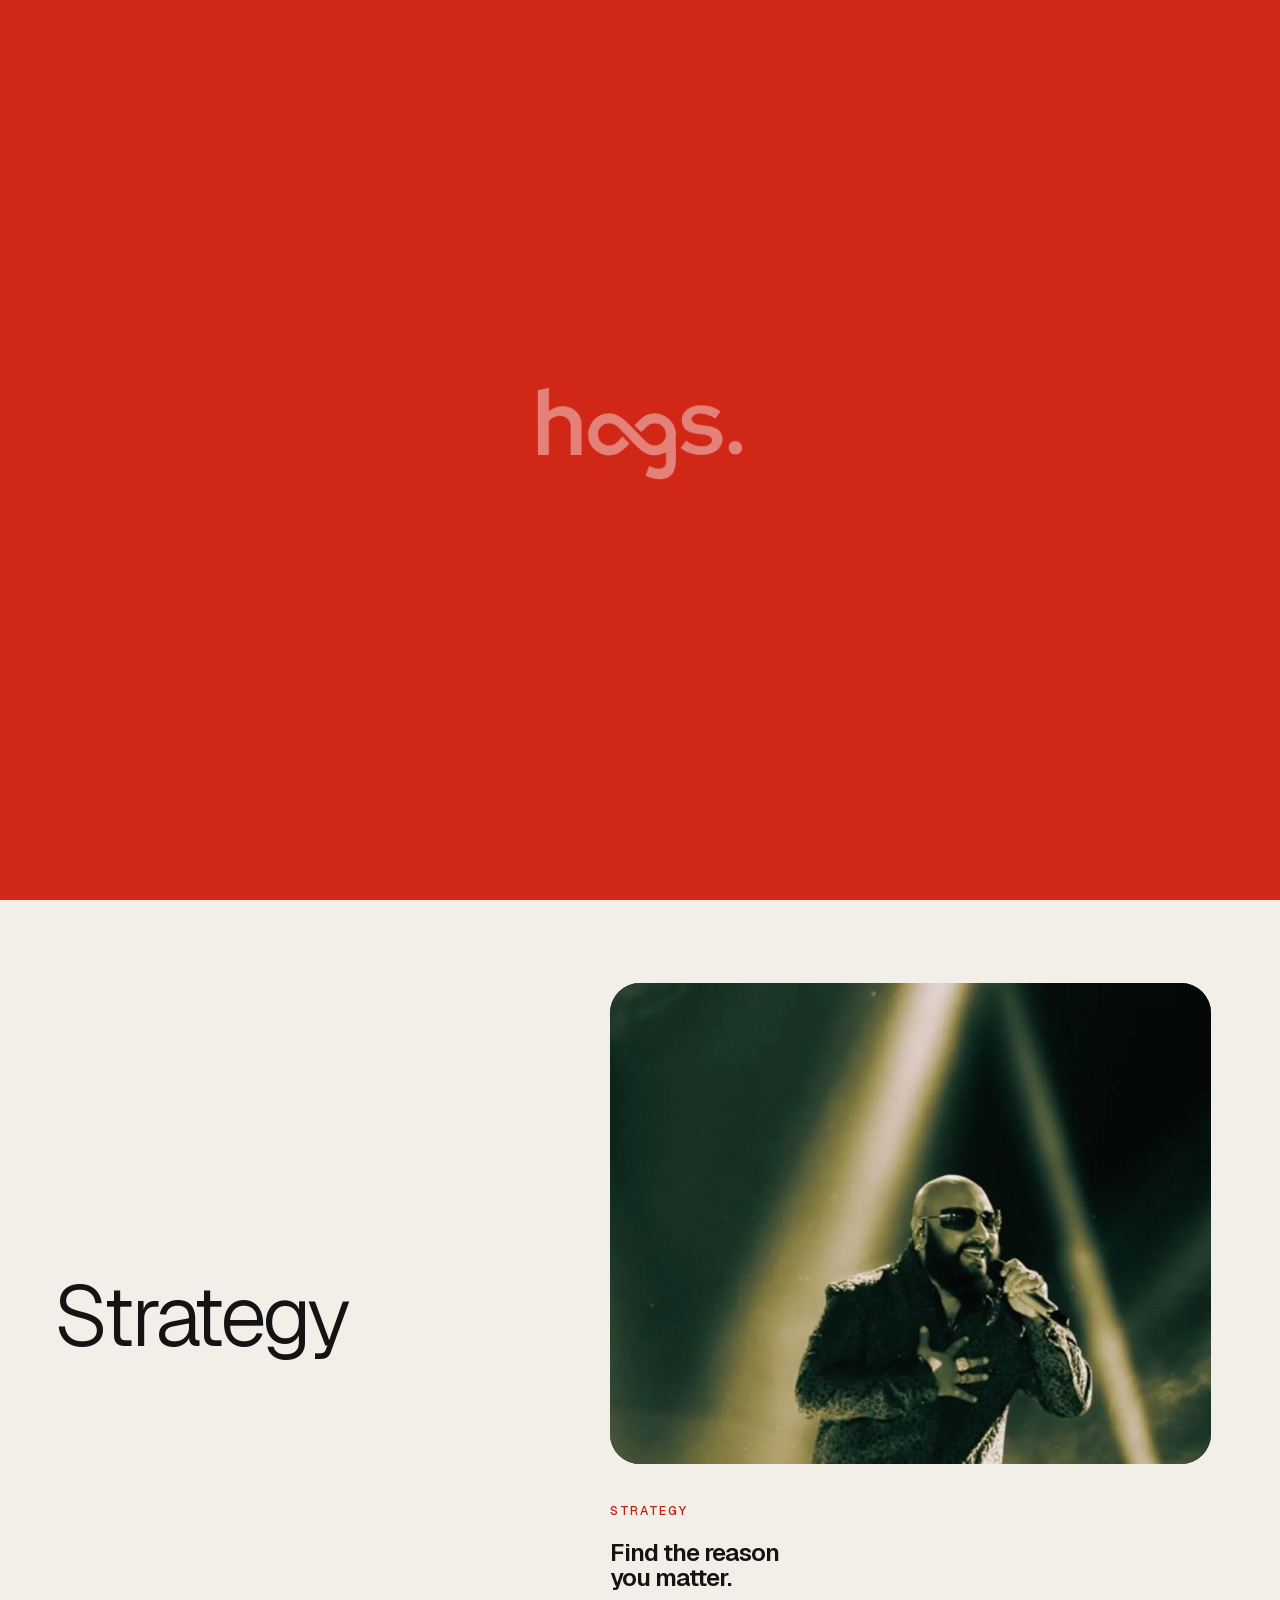
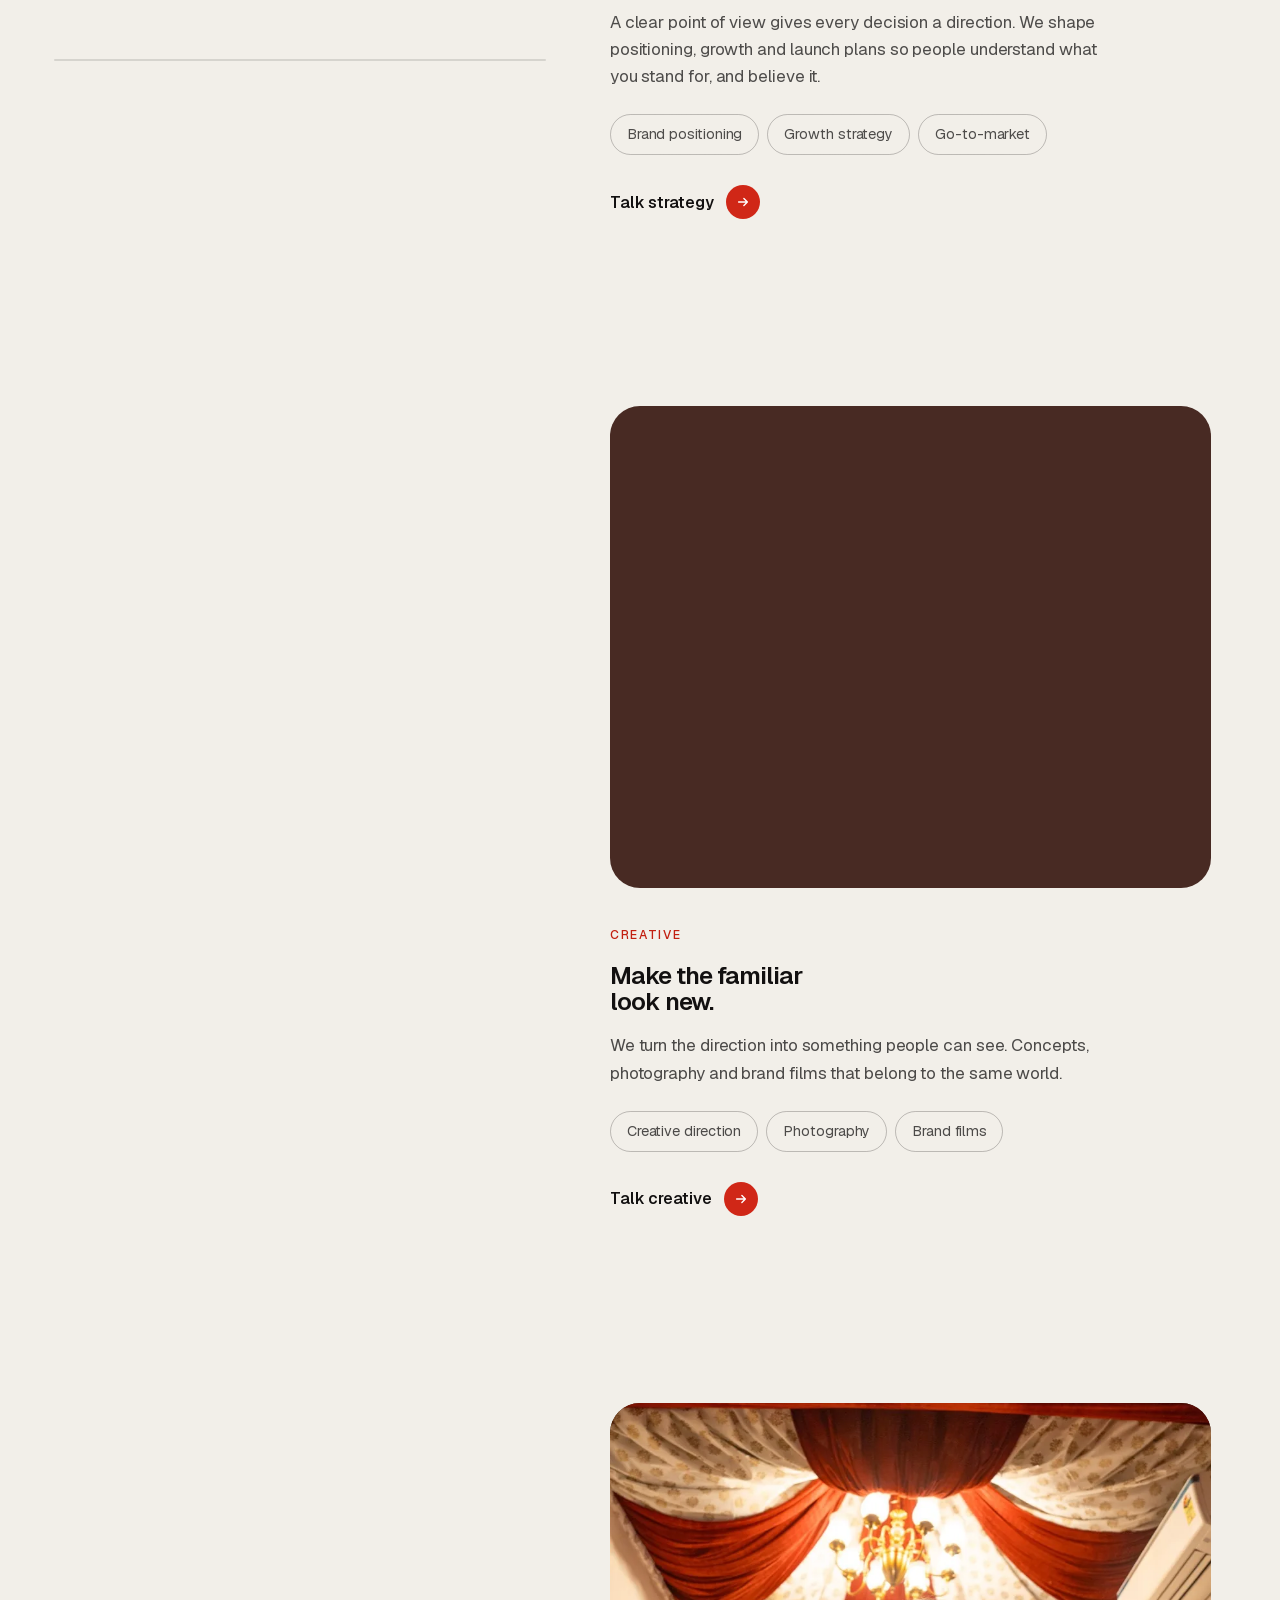
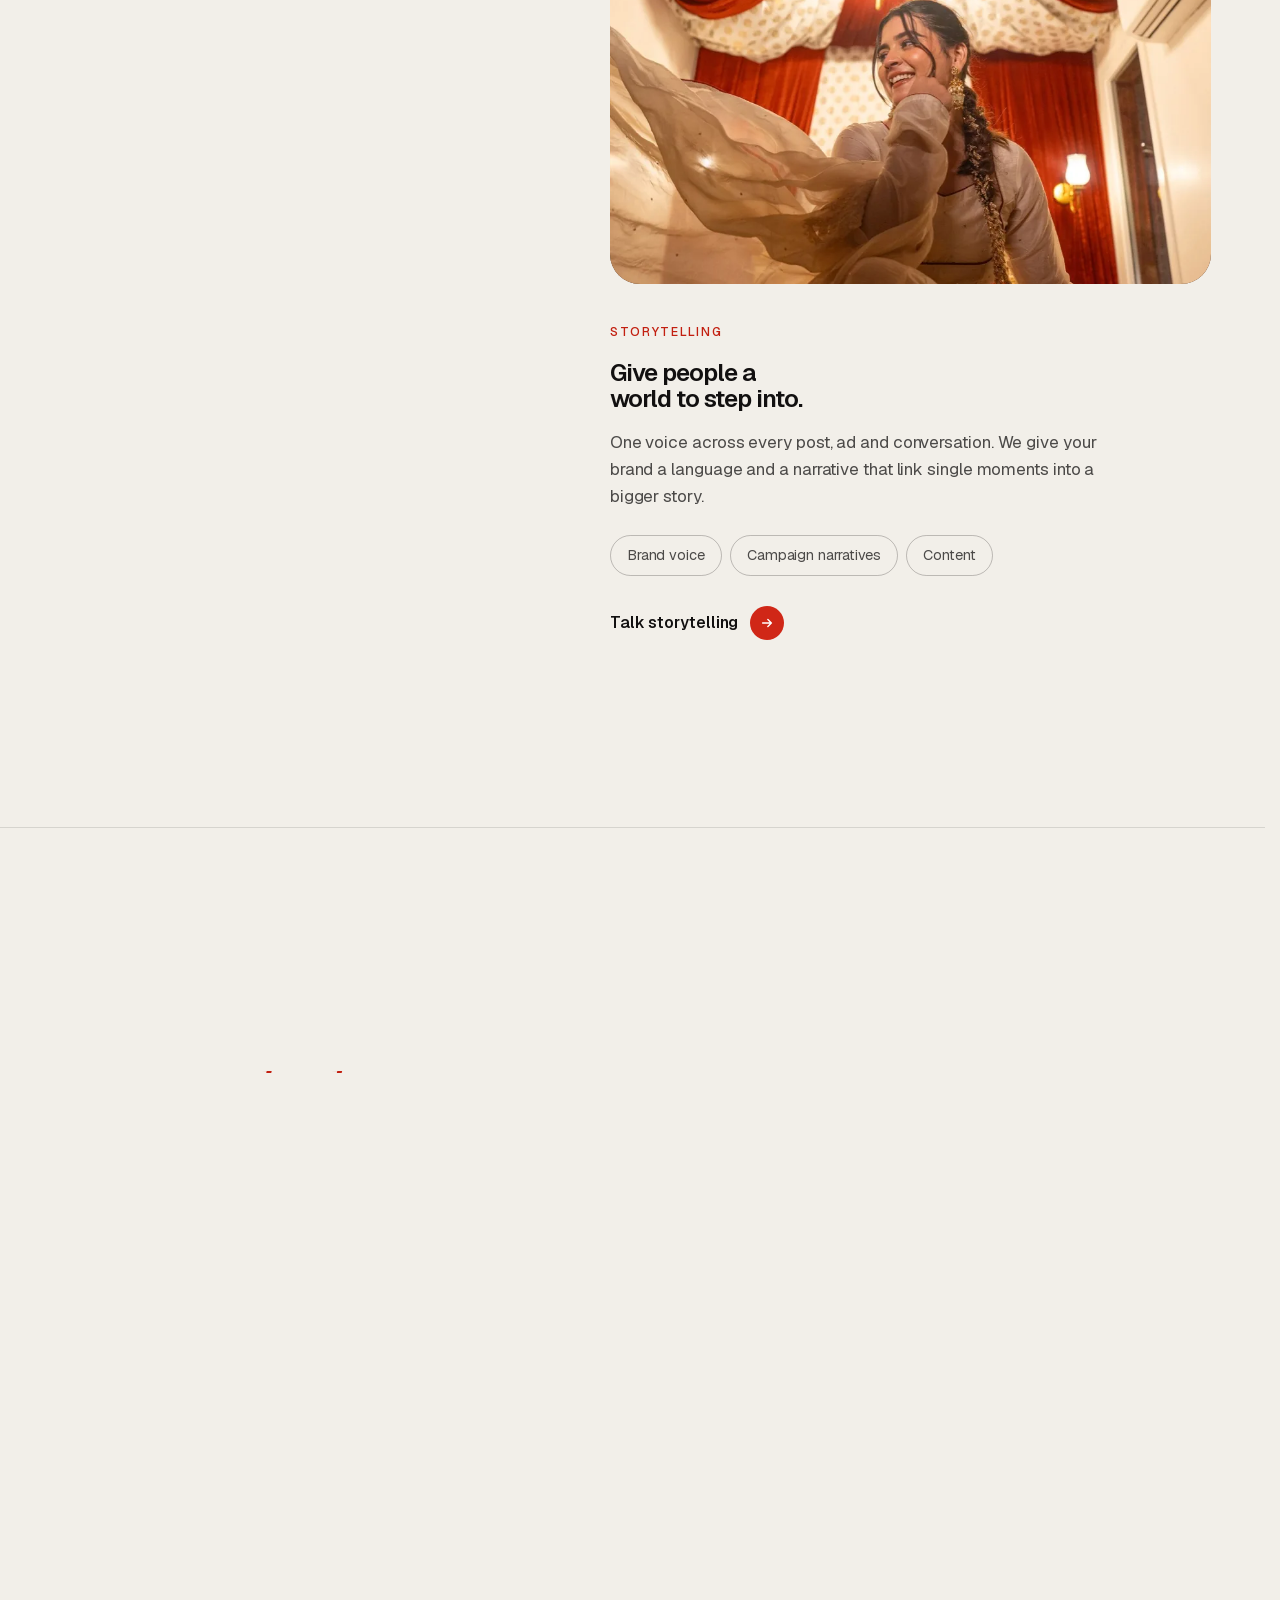
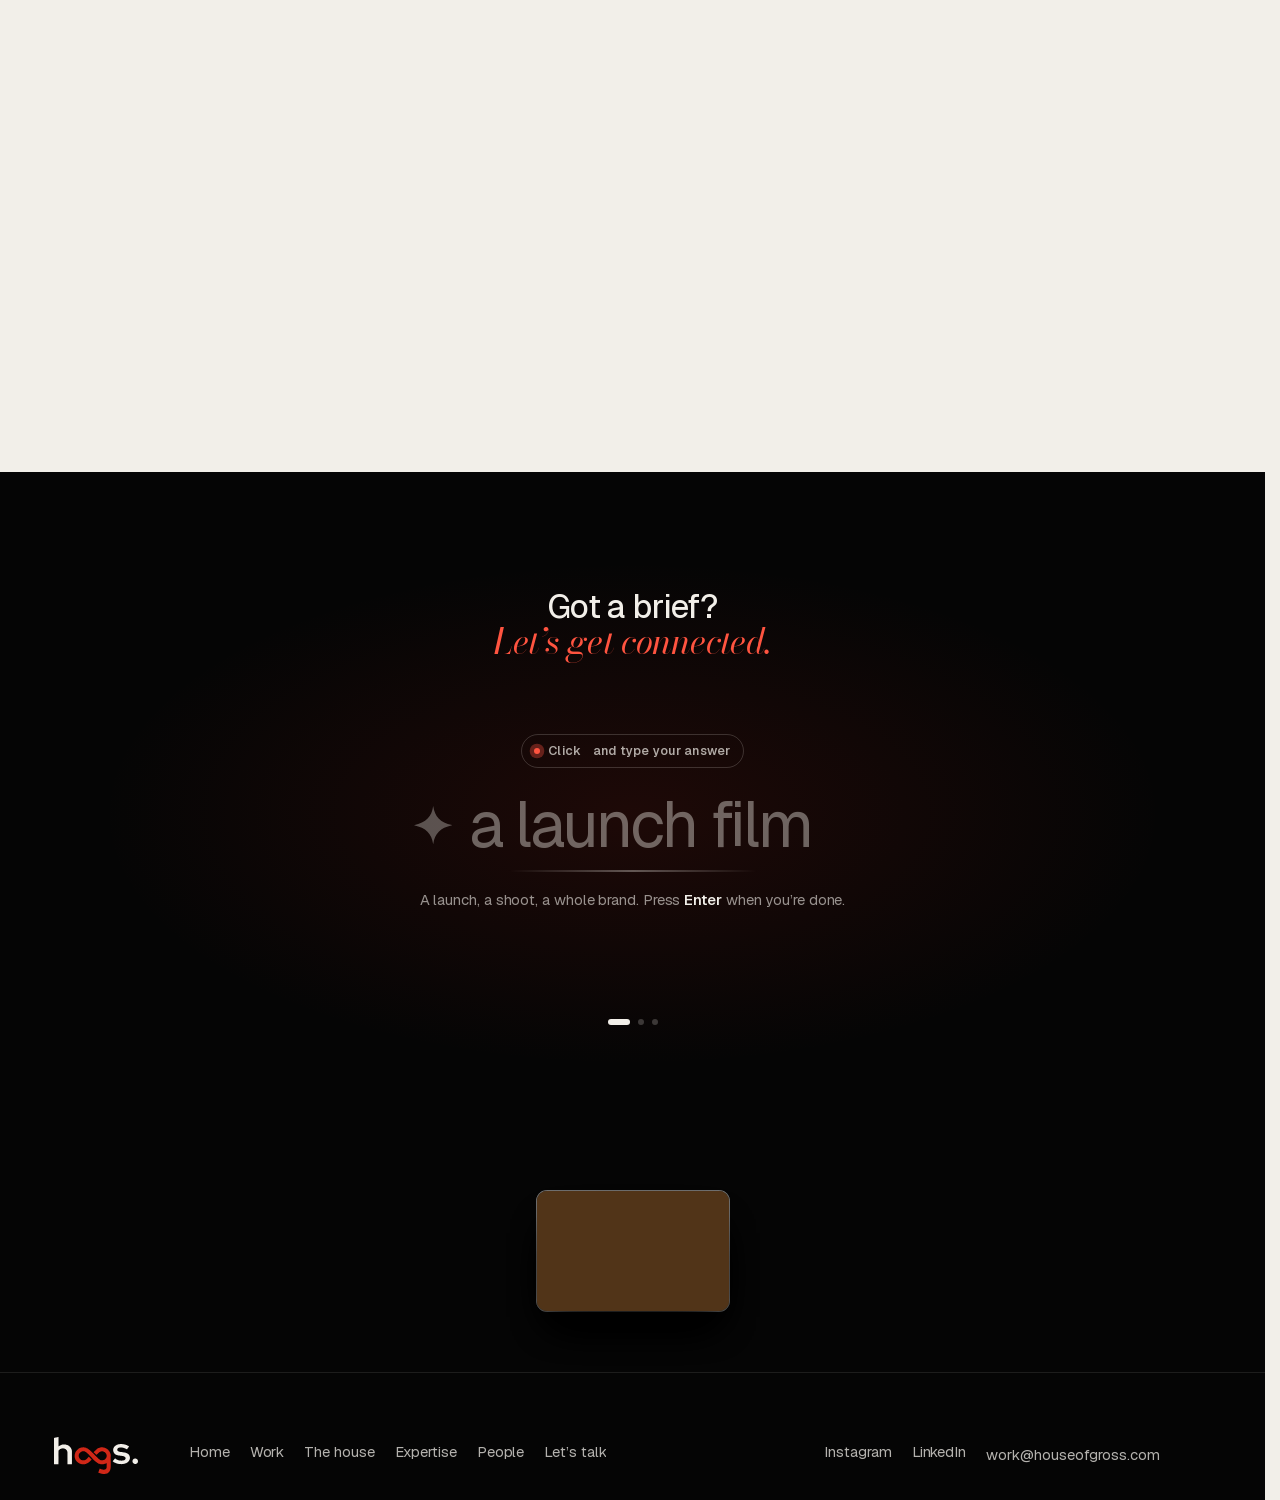
<file: expertise/index.html>
<!doctype html><html lang="en"><head><meta charset="utf-8"><meta http-equiv="refresh" content="0;url=../expertise.html"><link rel="canonical" href="https://hogs-house-of-gross.impressivecart1.chatgpt.site/expertise.html"><title>HOGS | Expertise</title></head><body><a href="../expertise.html">Continue to Expertise</a></body></html>
</file>
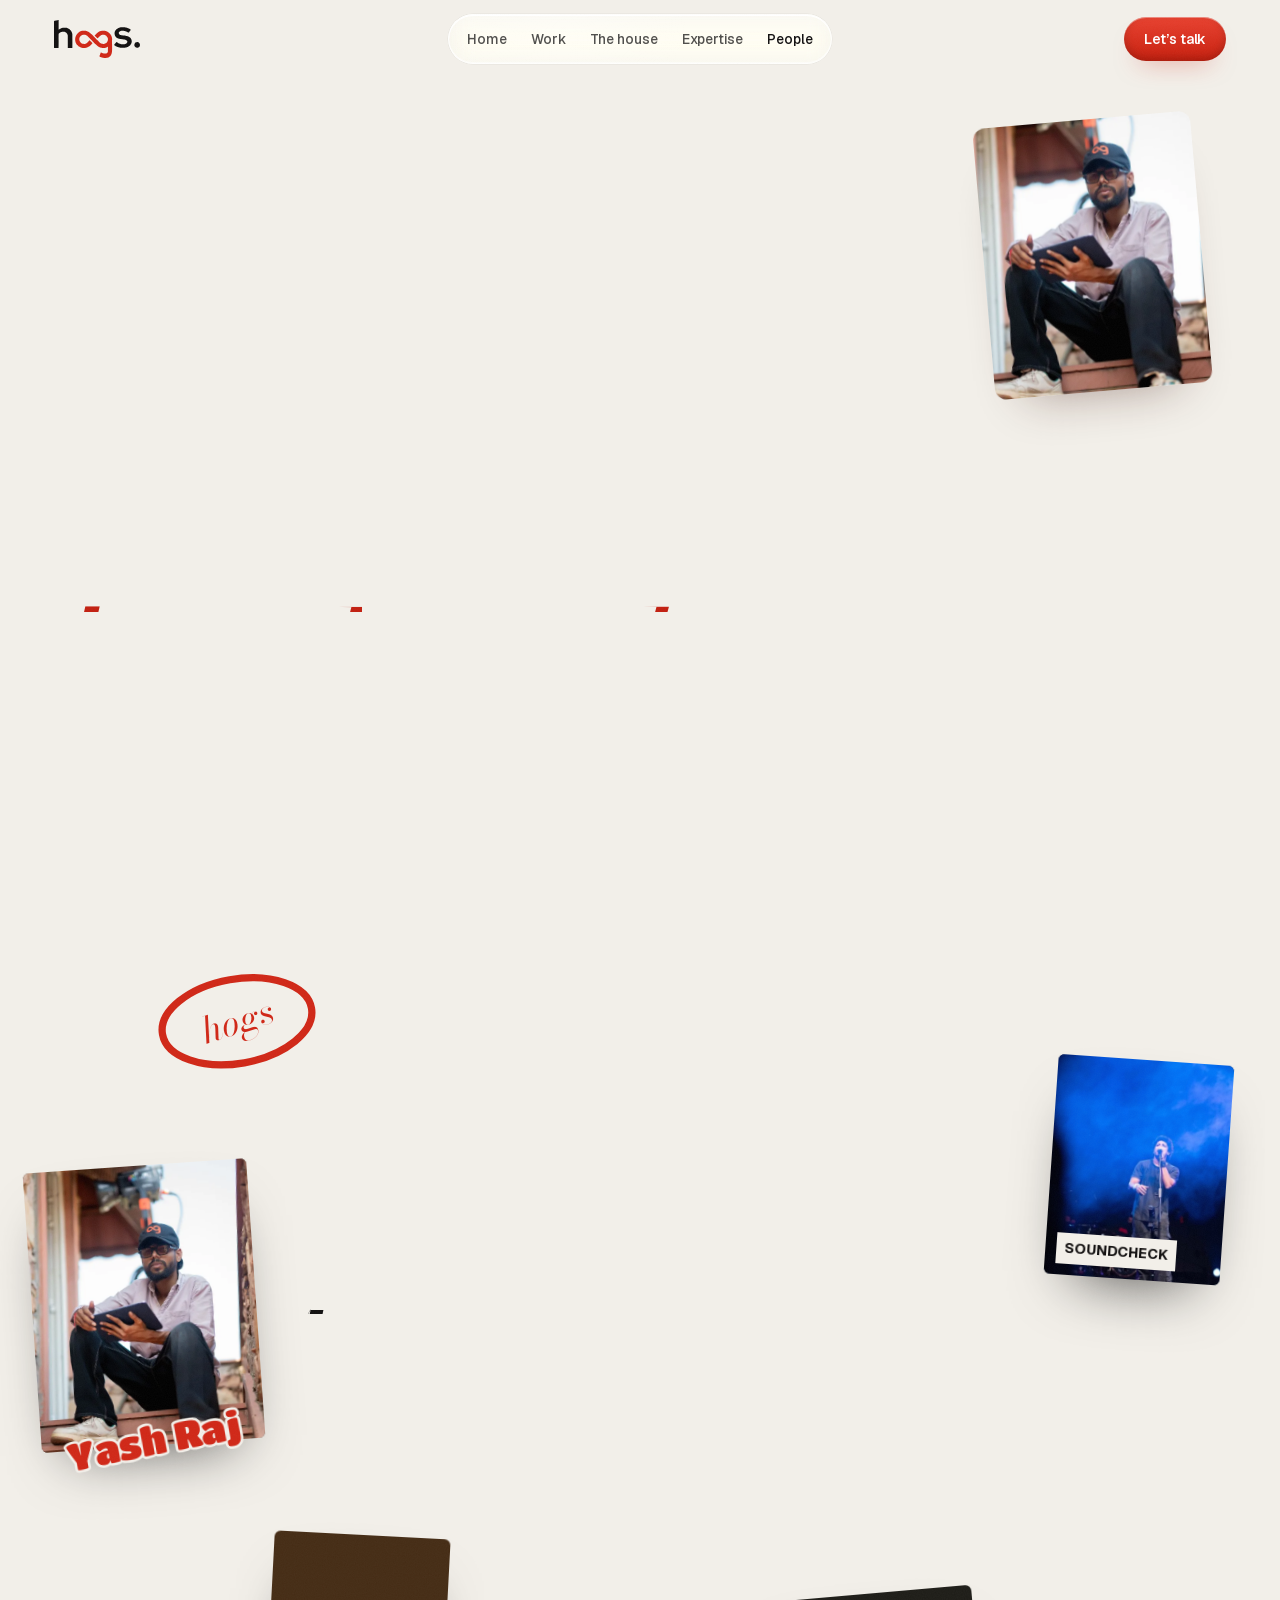
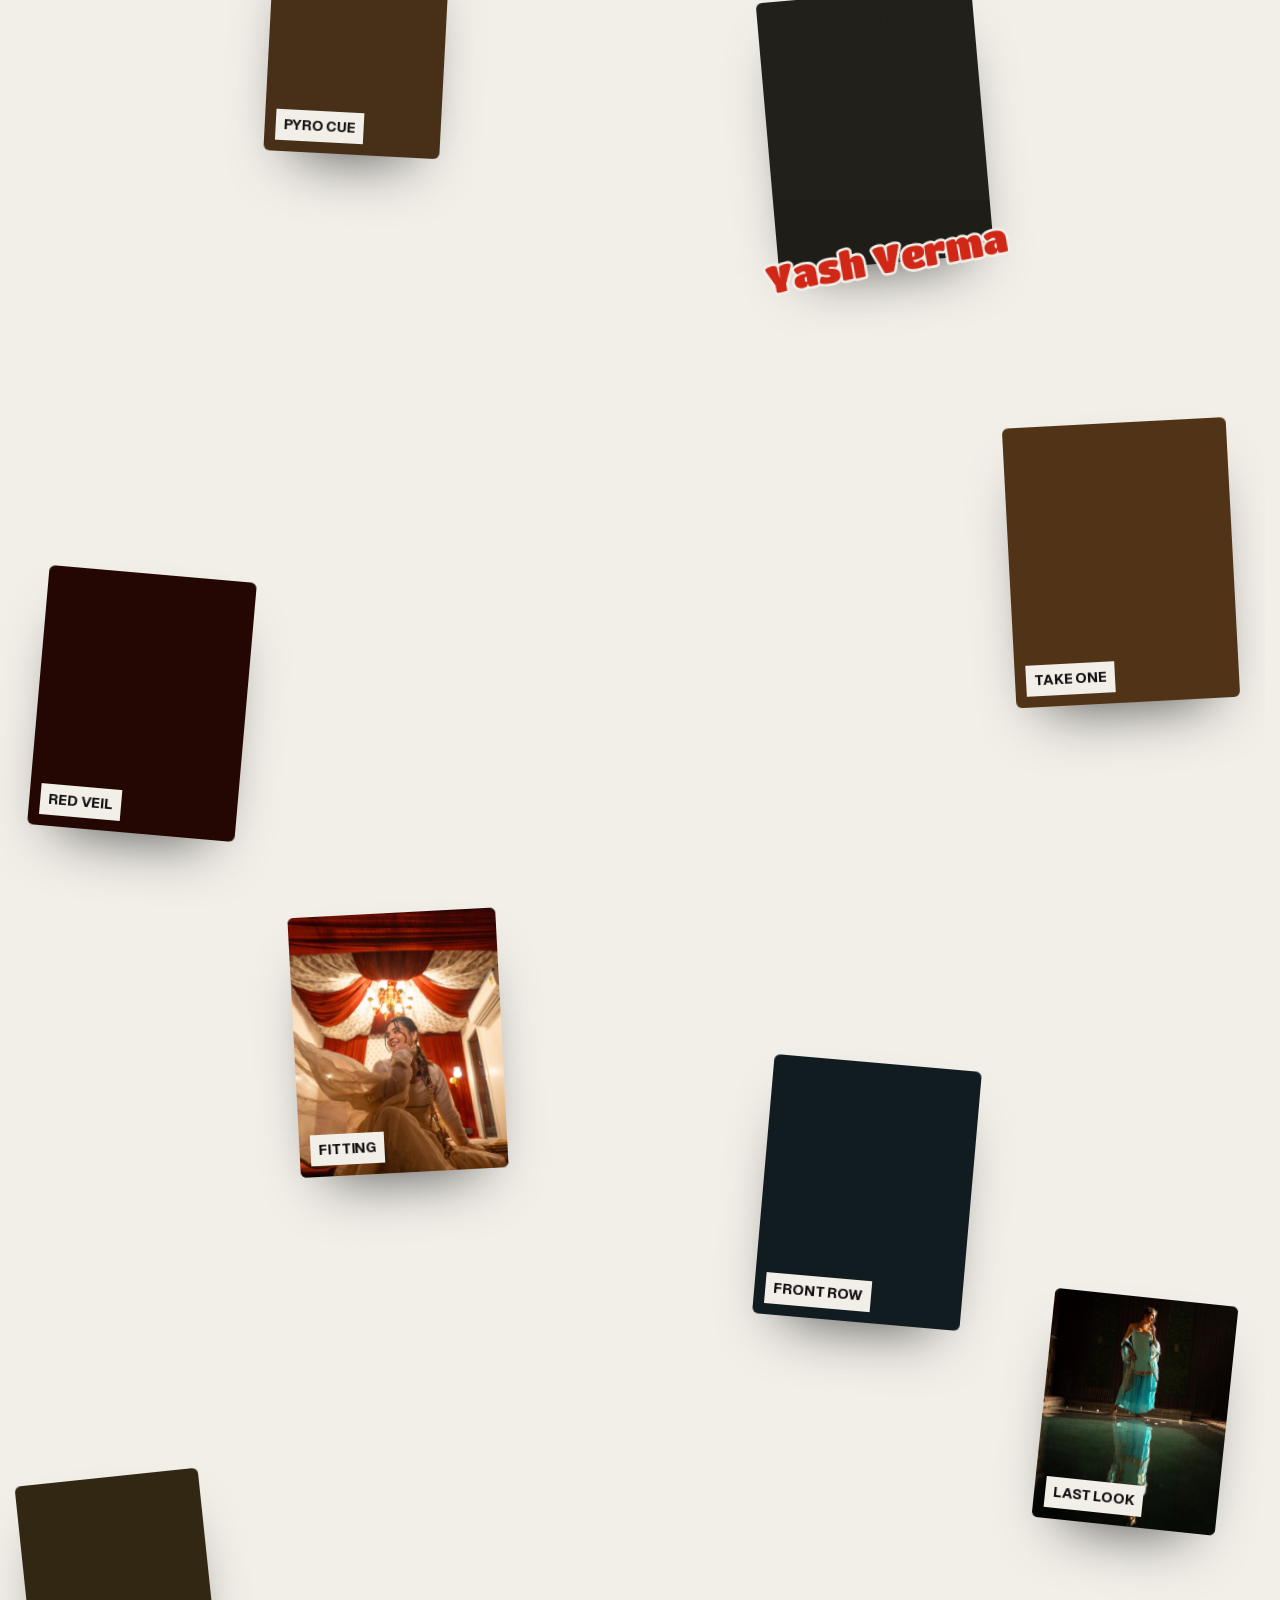
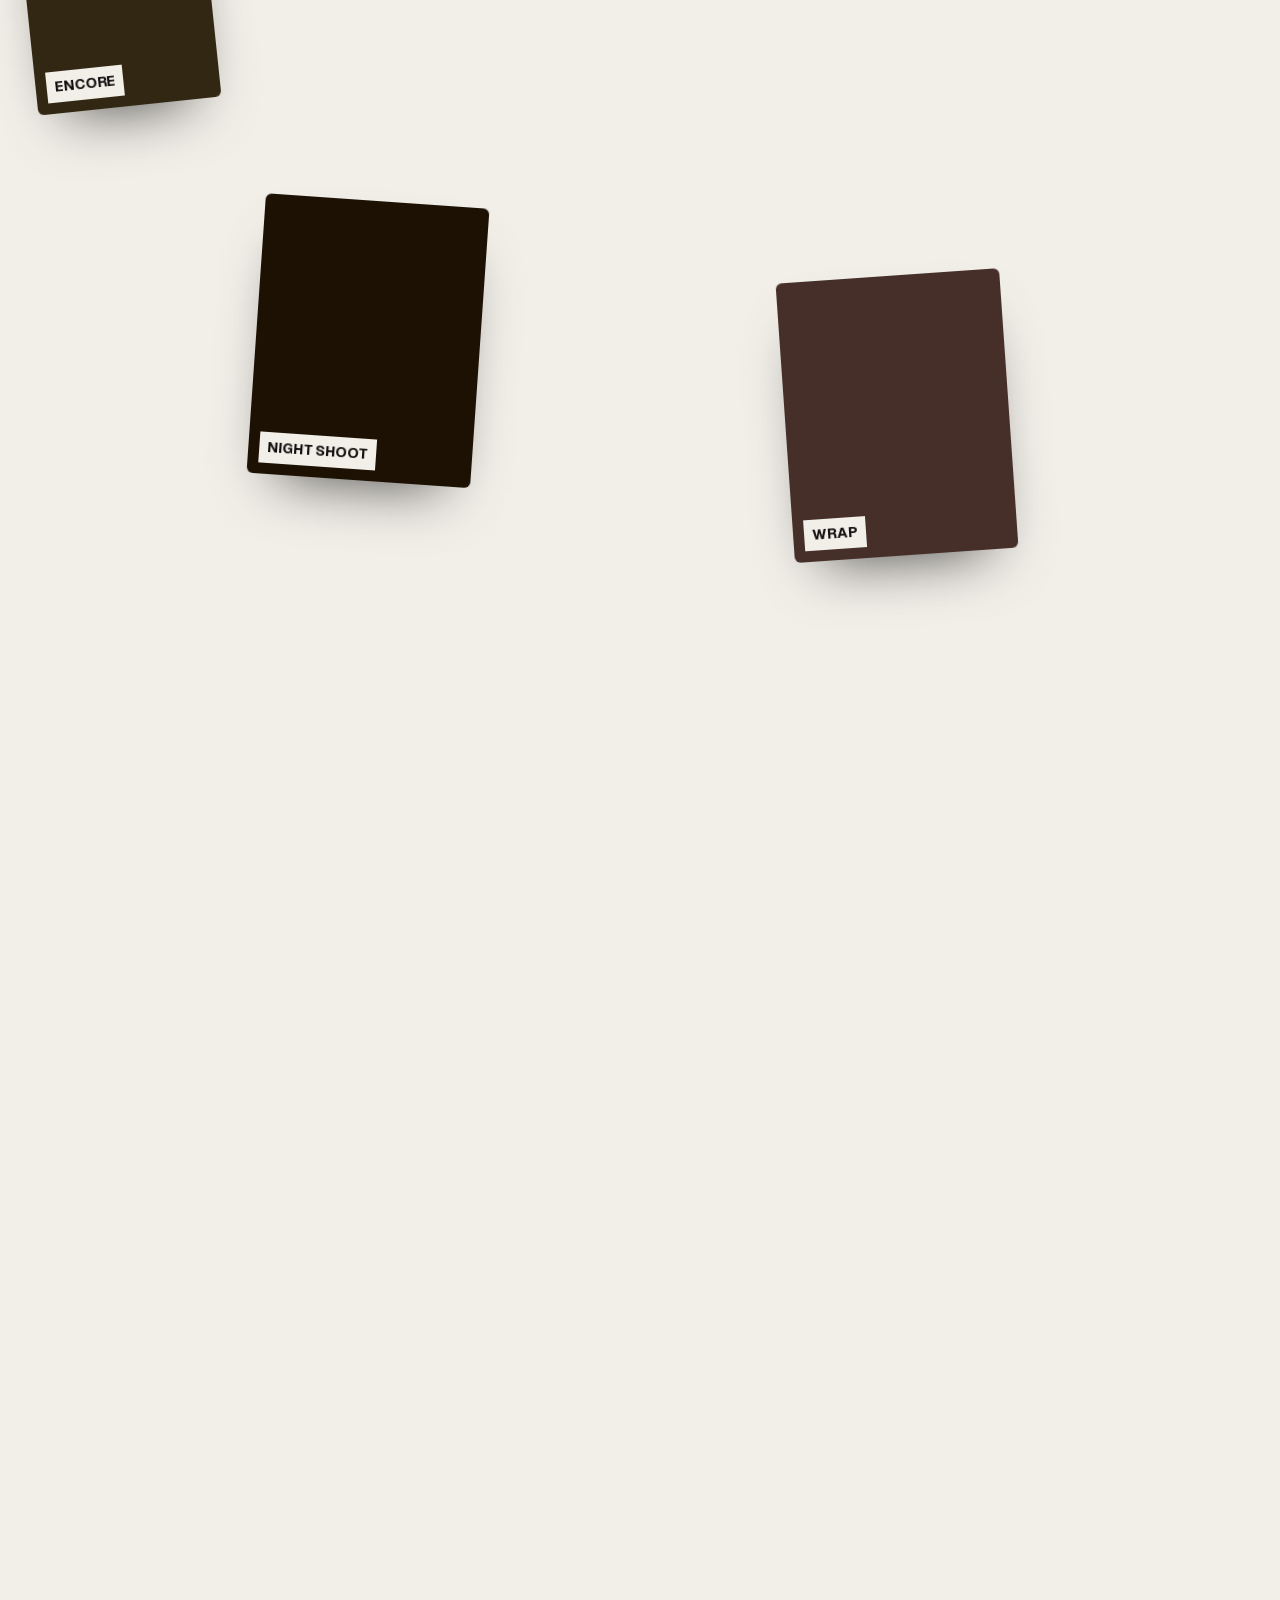
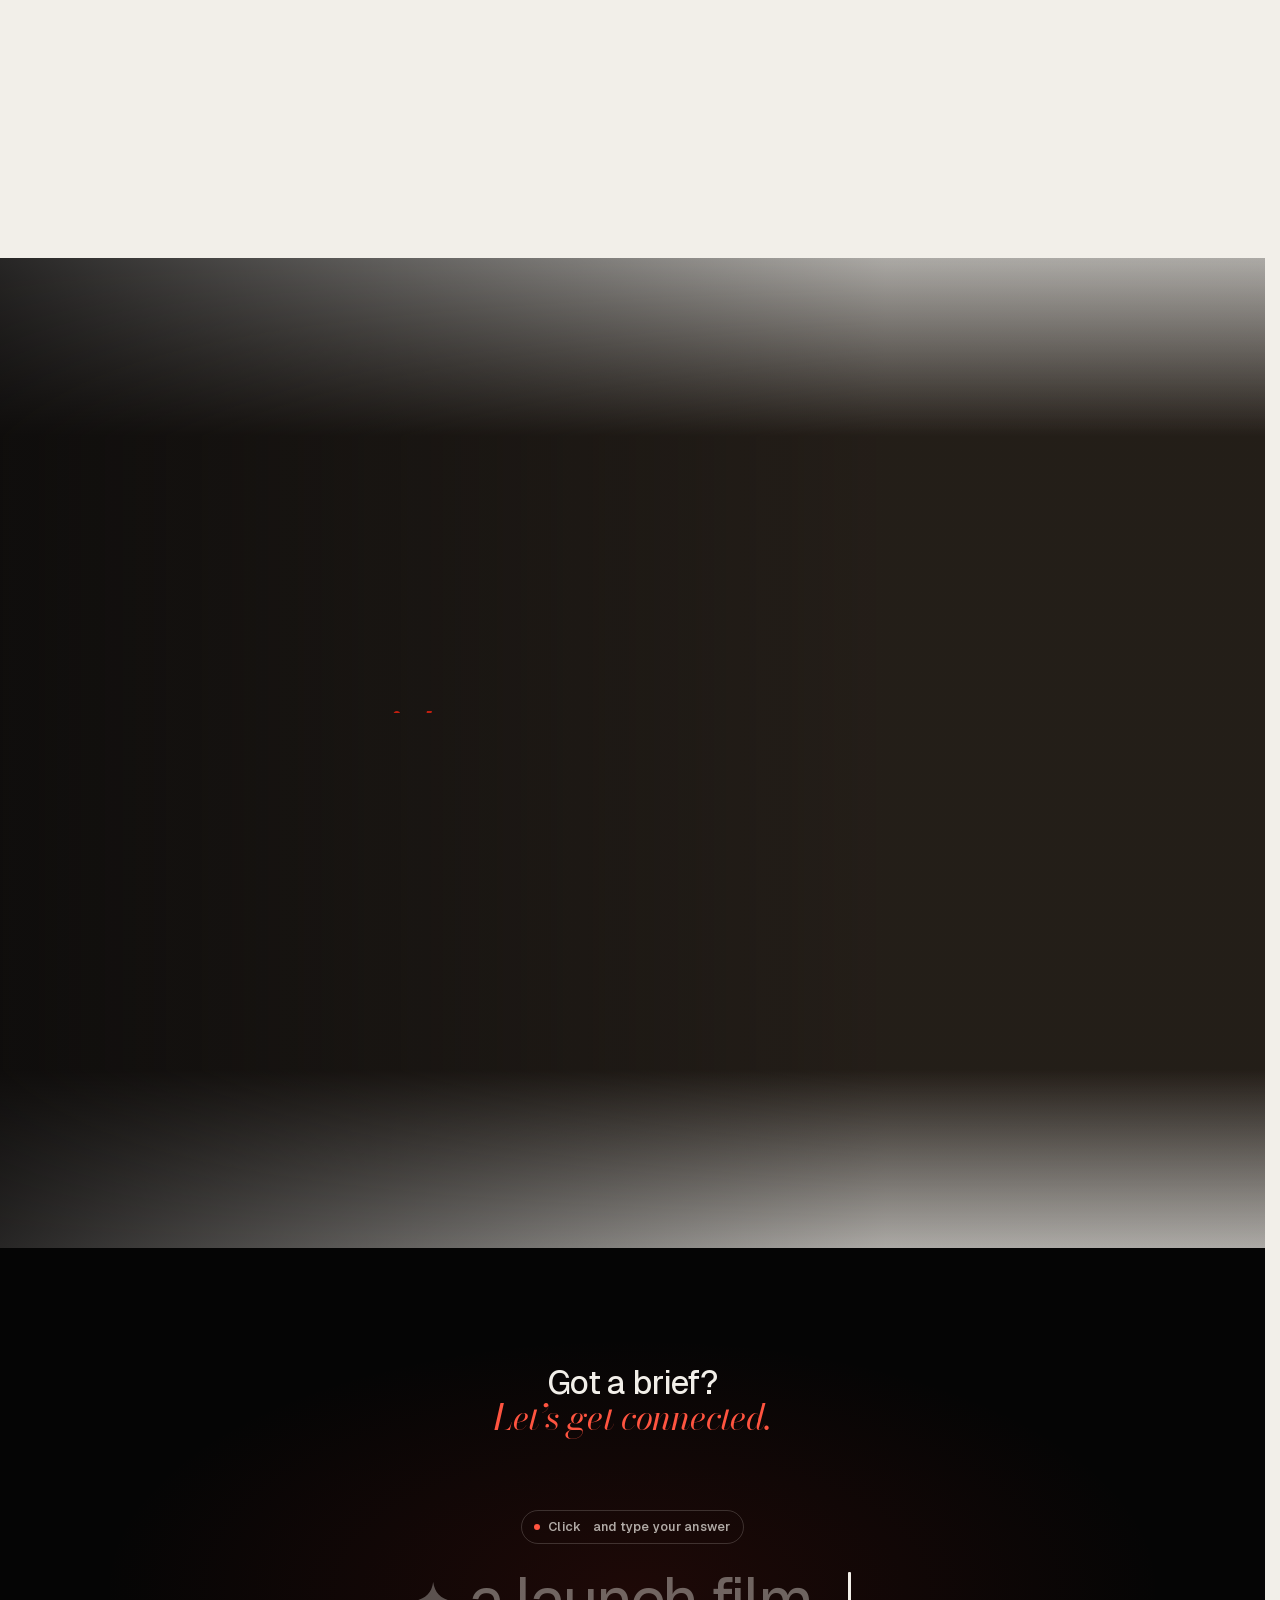
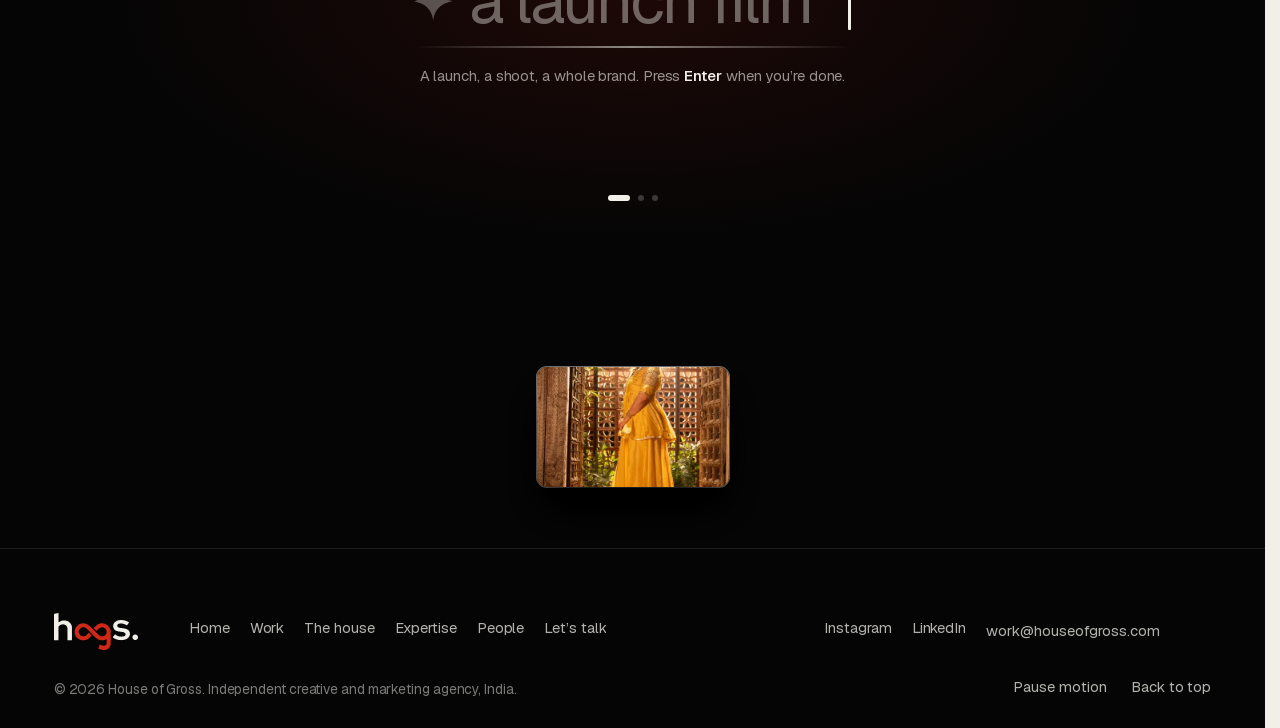
<file: people/index.html>
<!doctype html><html lang="en"><head><meta charset="utf-8"><meta http-equiv="refresh" content="0;url=../people.html"><link rel="canonical" href="https://hogs-house-of-gross.impressivecart1.chatgpt.site/people.html"><title>HOGS | People</title></head><body><a href="../people.html">Continue to People</a></body></html>
</file>
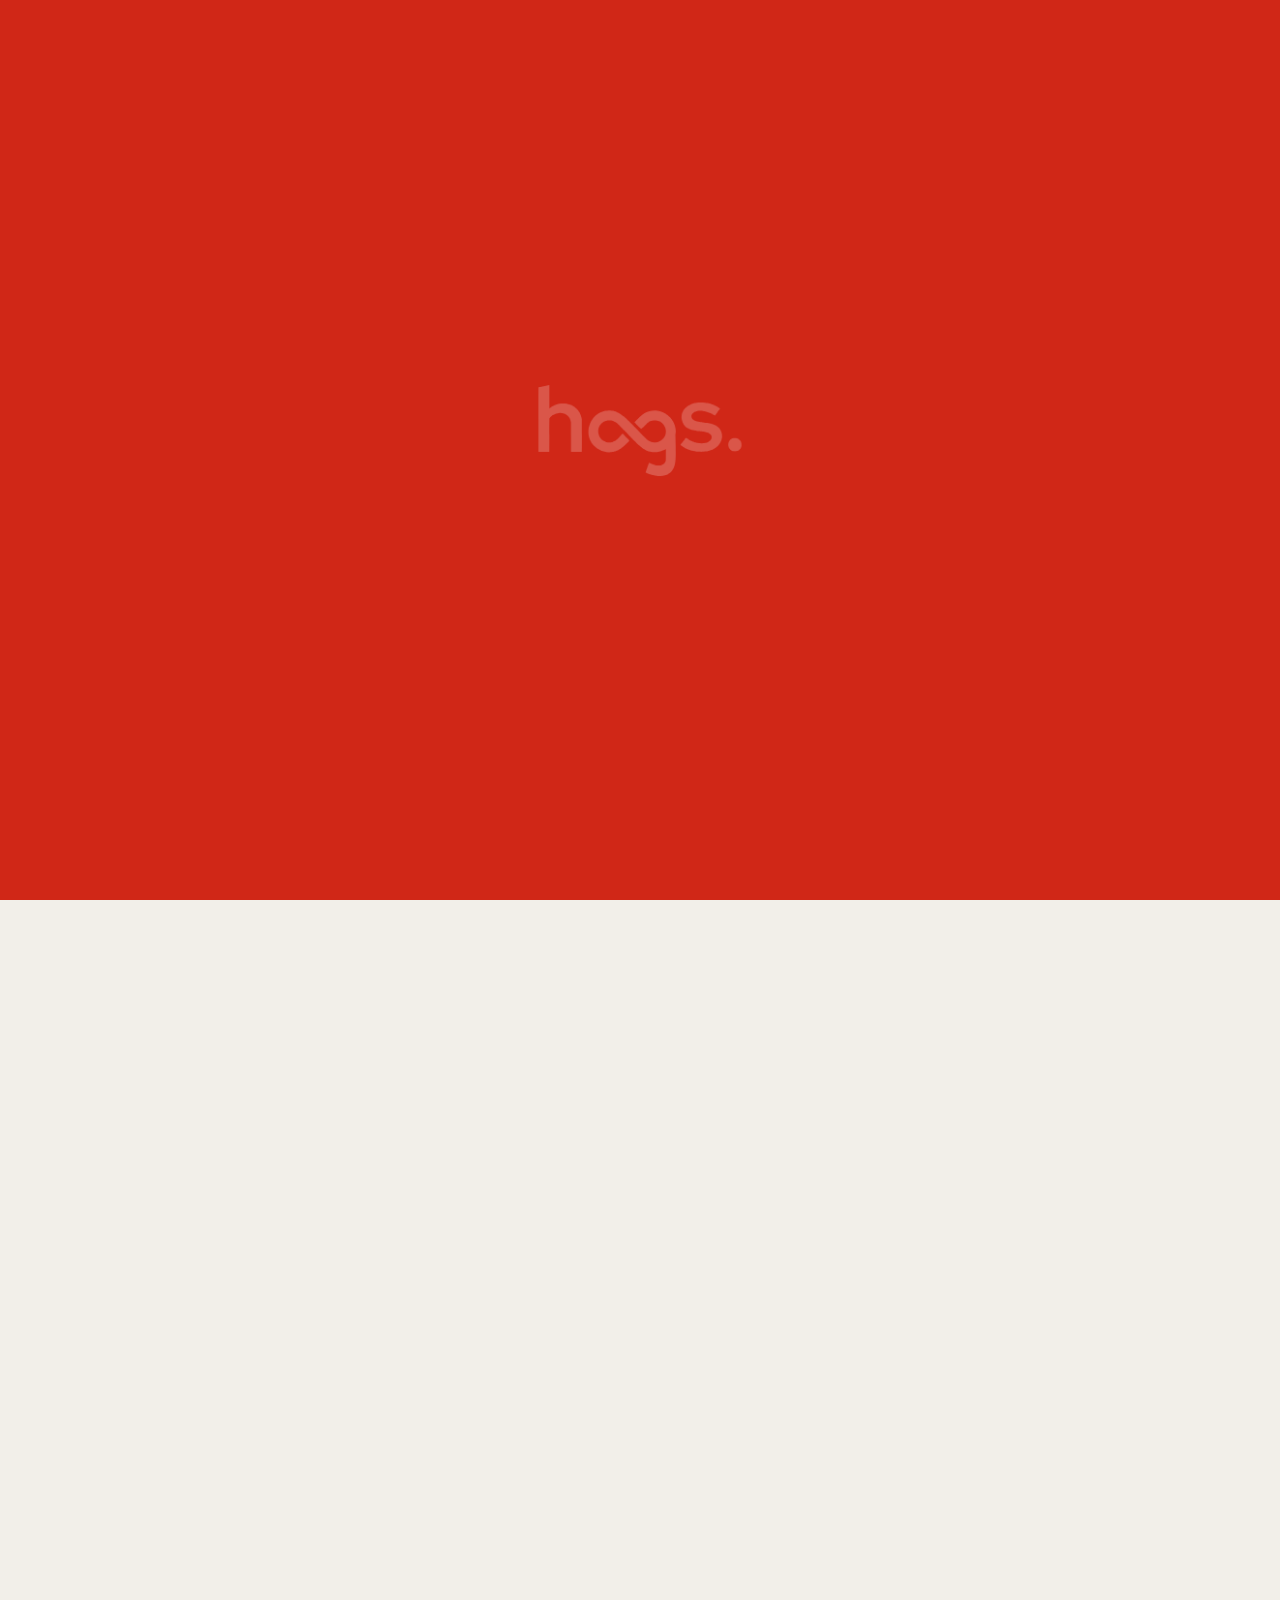
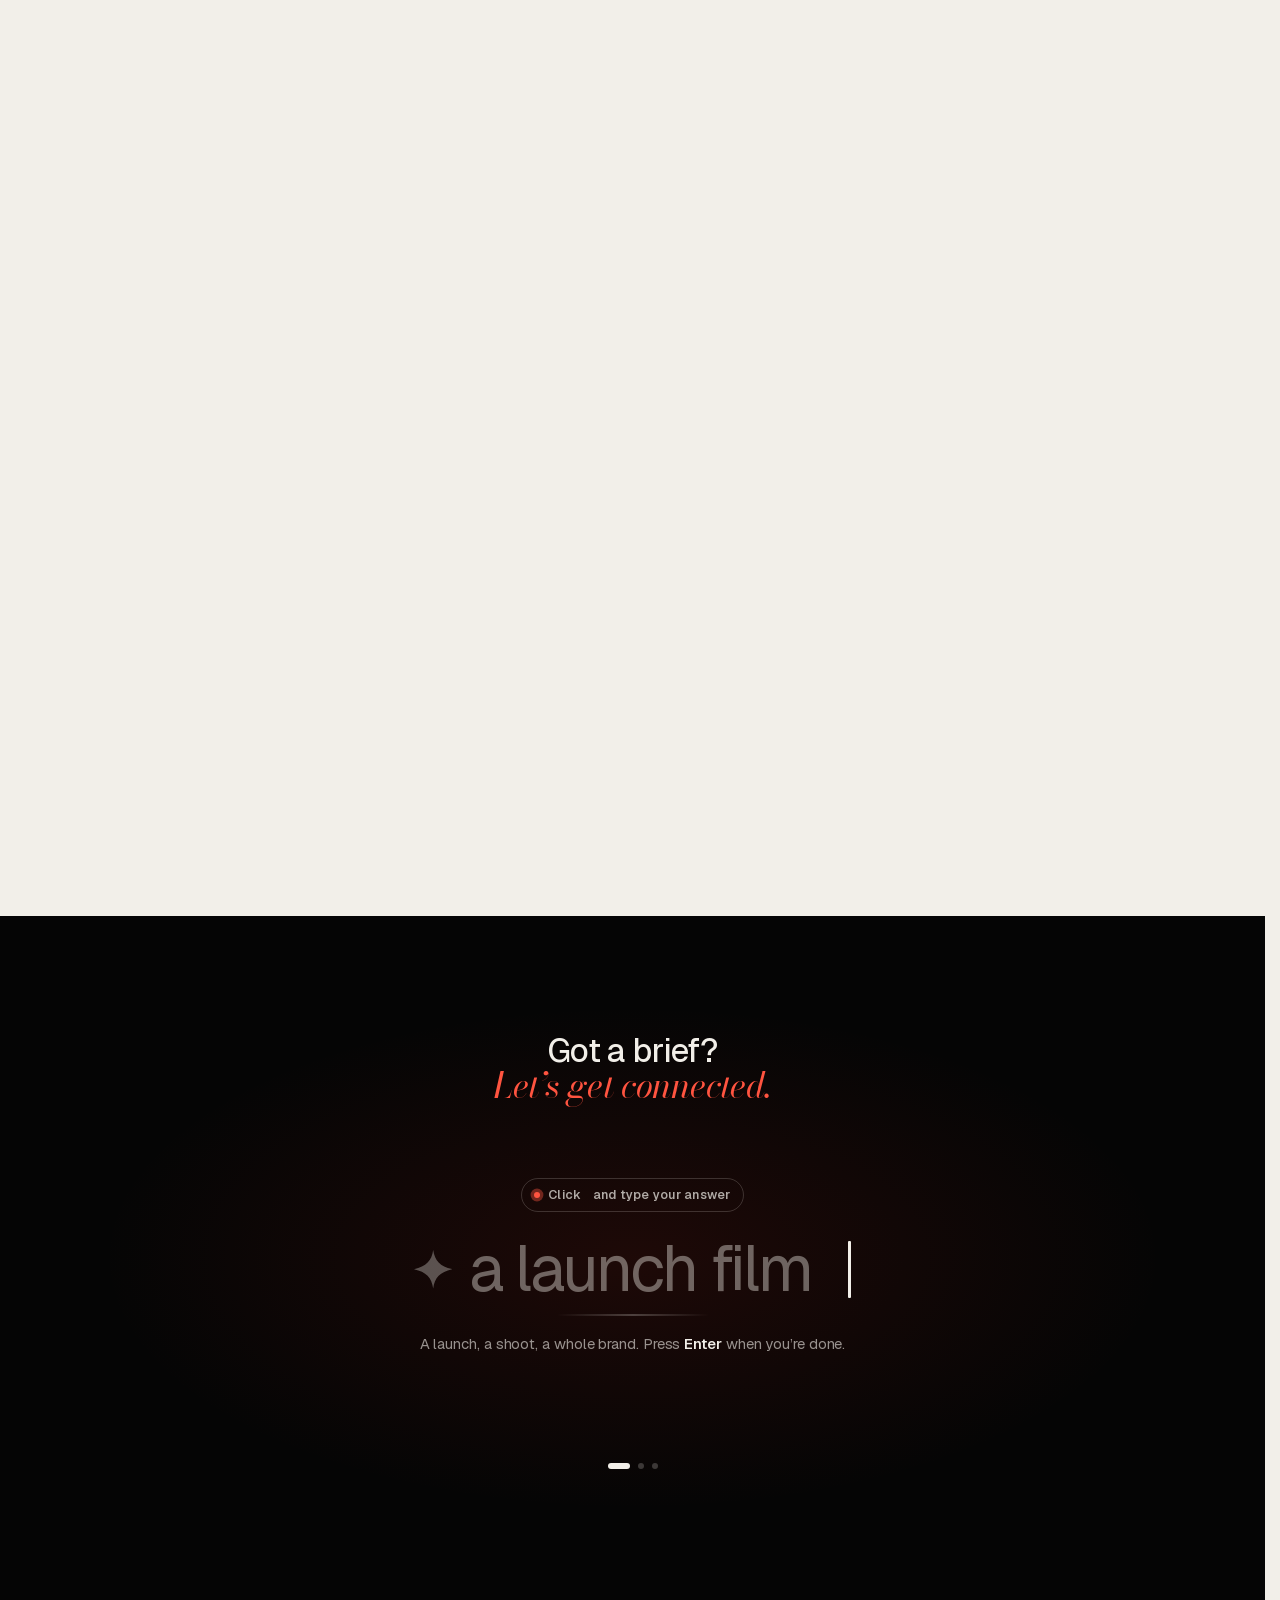
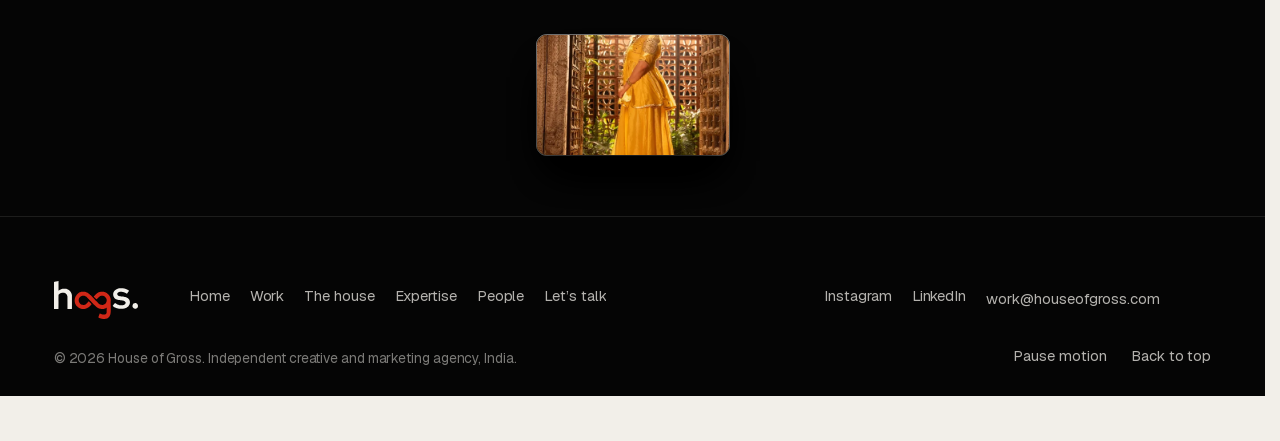
<file: work/index.html>
<!doctype html><html lang="en"><head><meta charset="utf-8"><meta http-equiv="refresh" content="0;url=../work.html"><link rel="canonical" href="https://hogs-house-of-gross.impressivecart1.chatgpt.site/work.html"><title>HOGS | Work</title></head><body><a href="../work.html">Continue to Work</a></body></html>
</file>
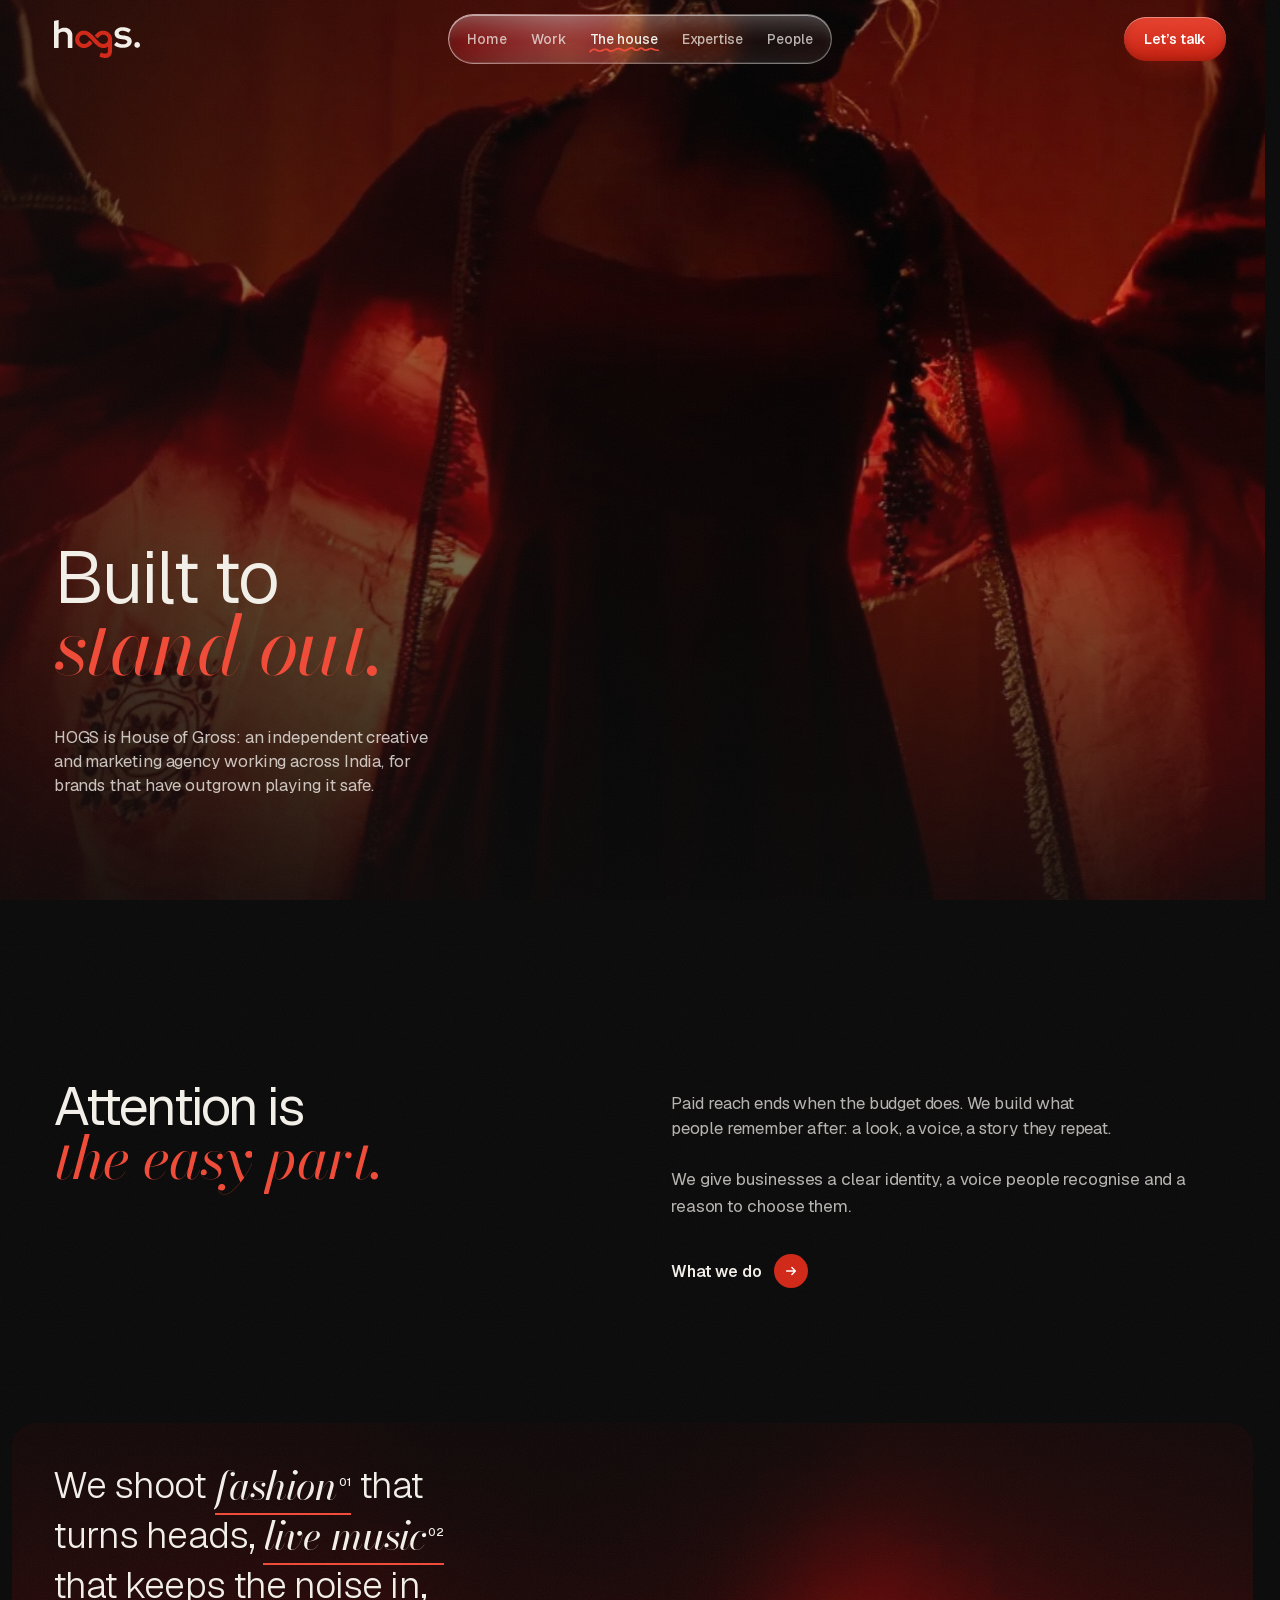
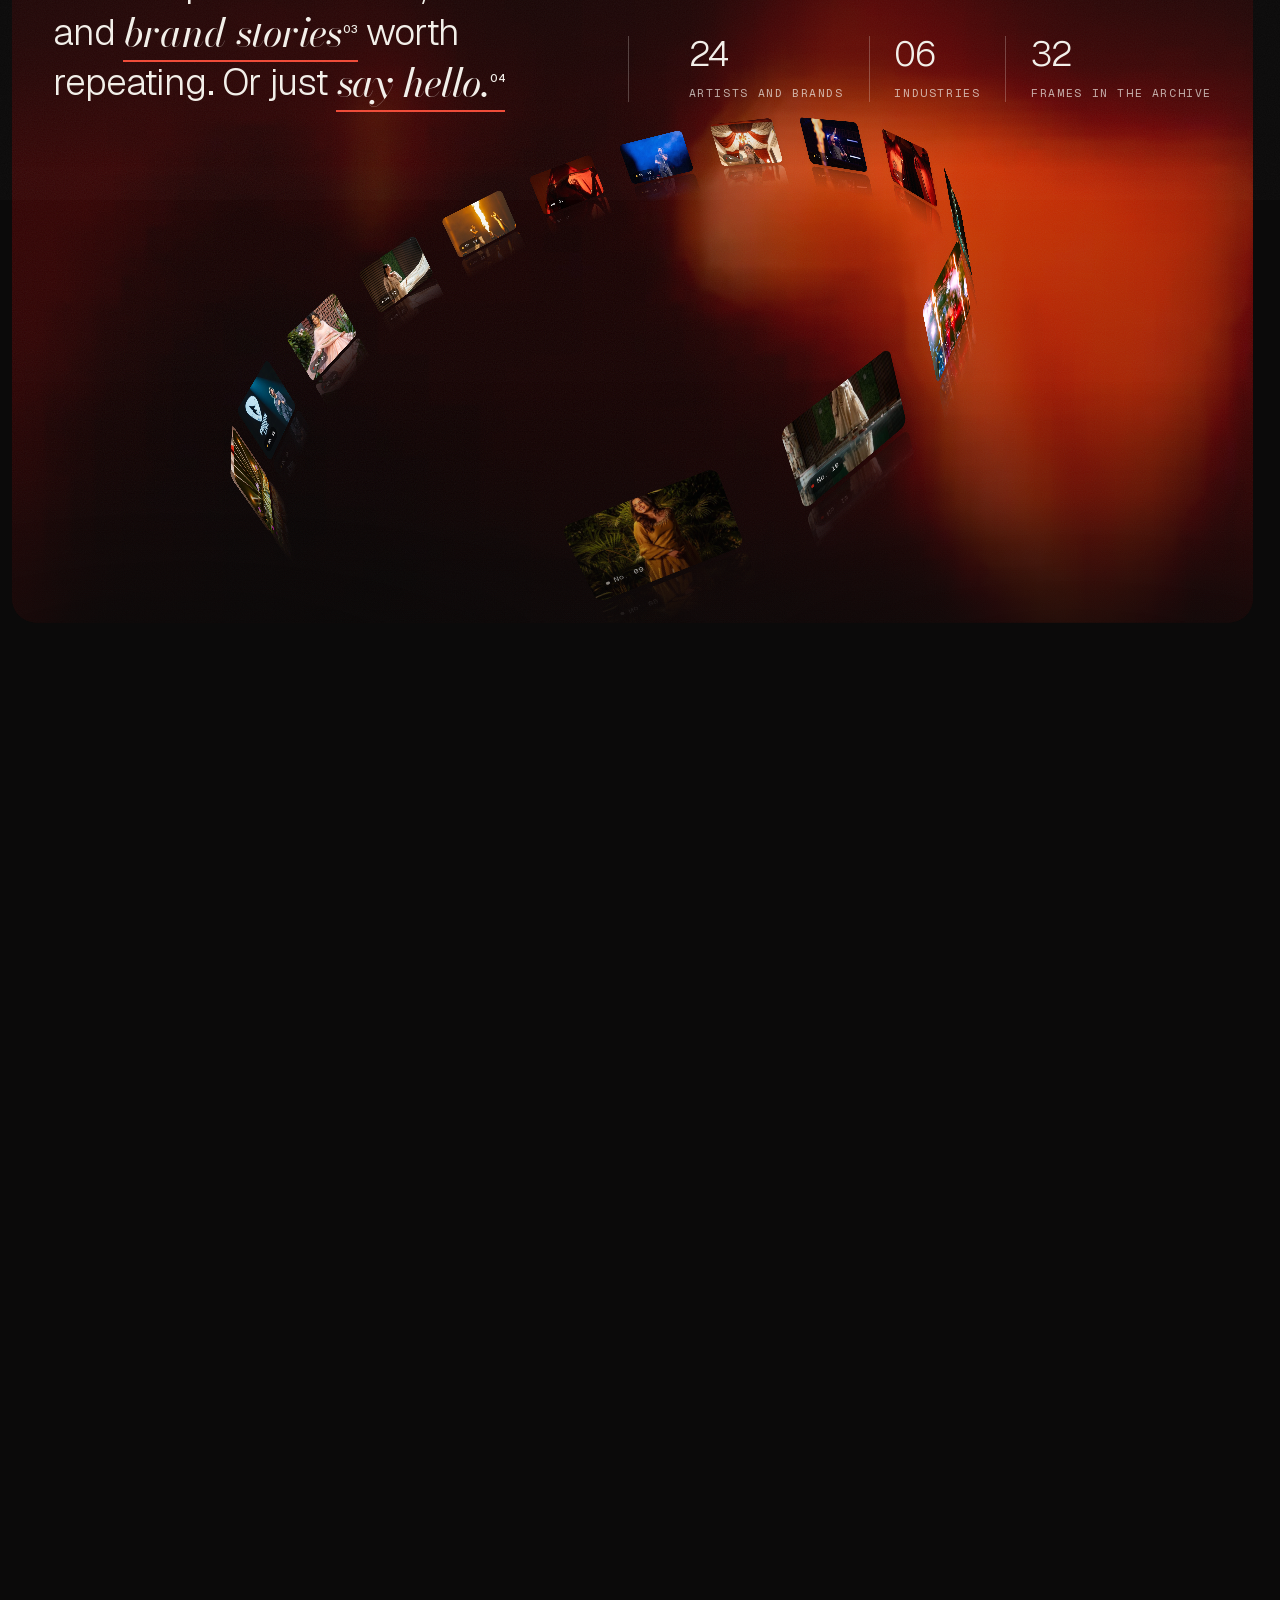
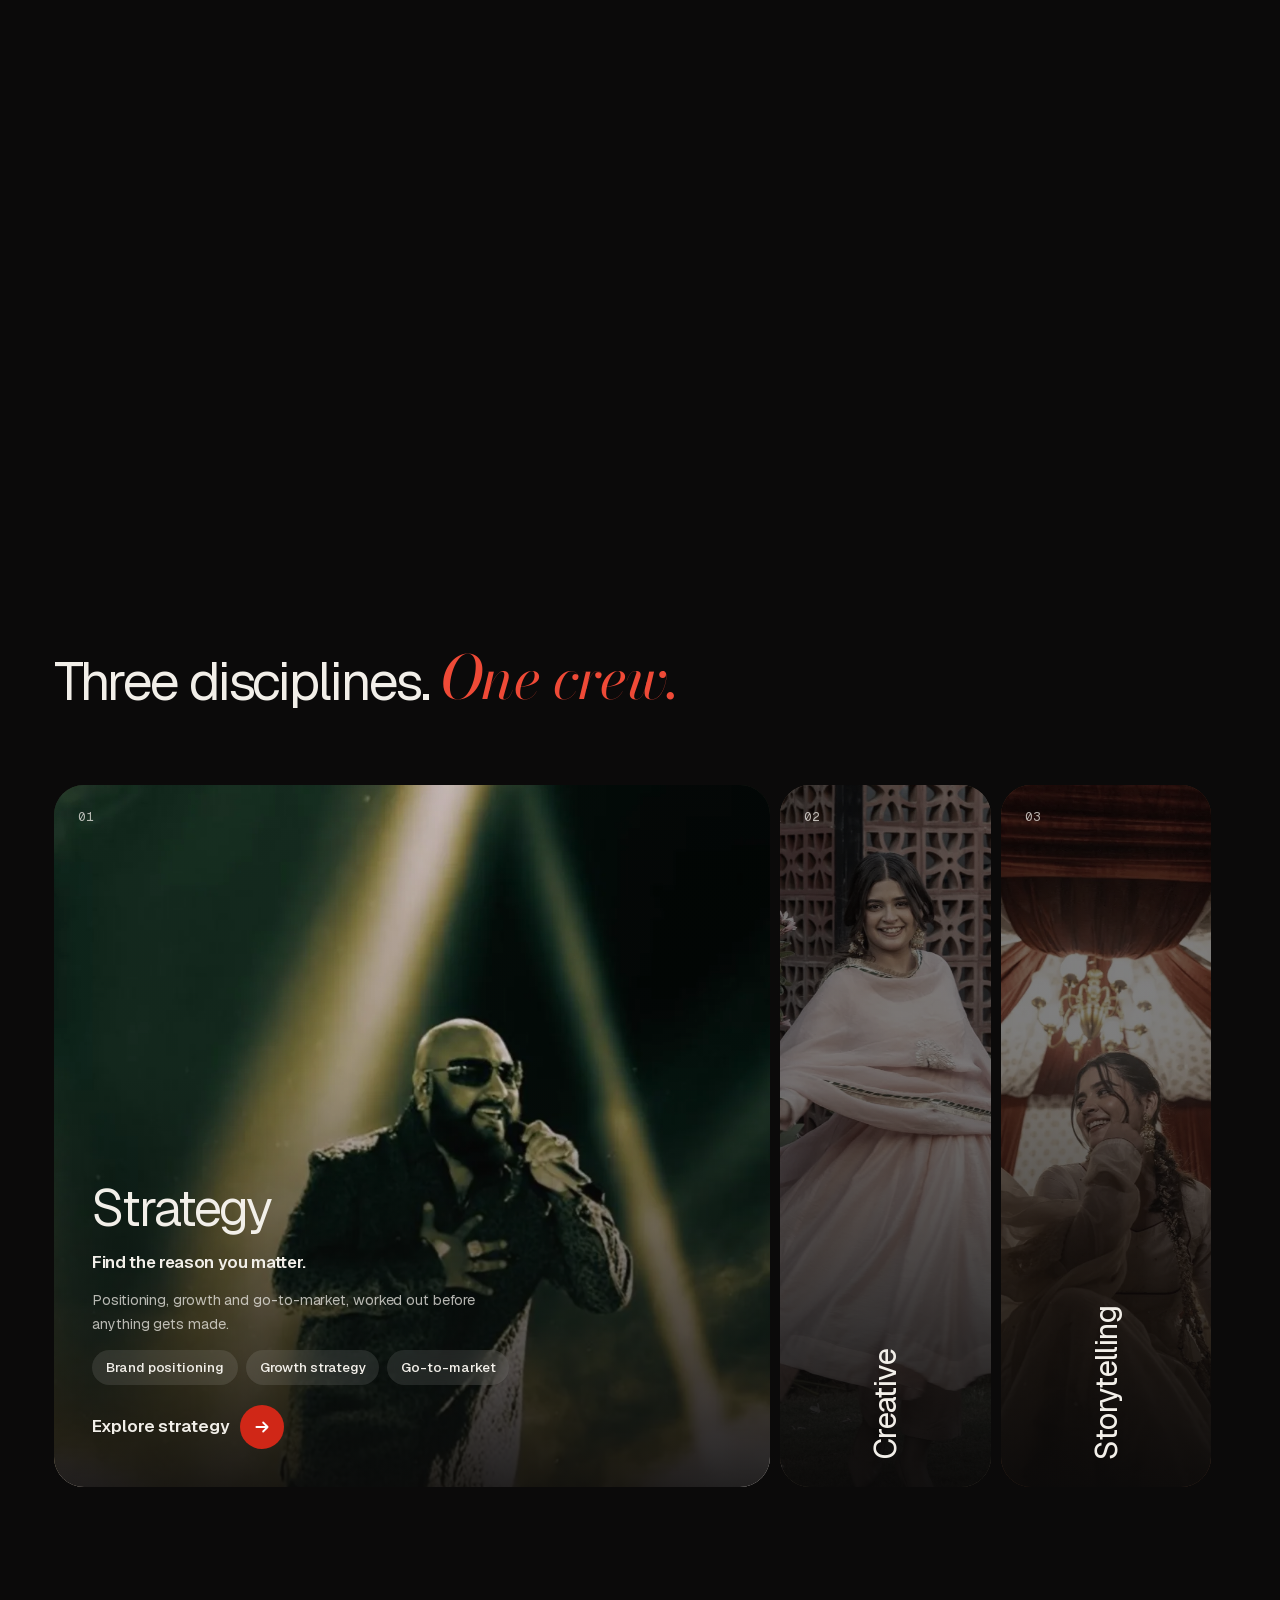
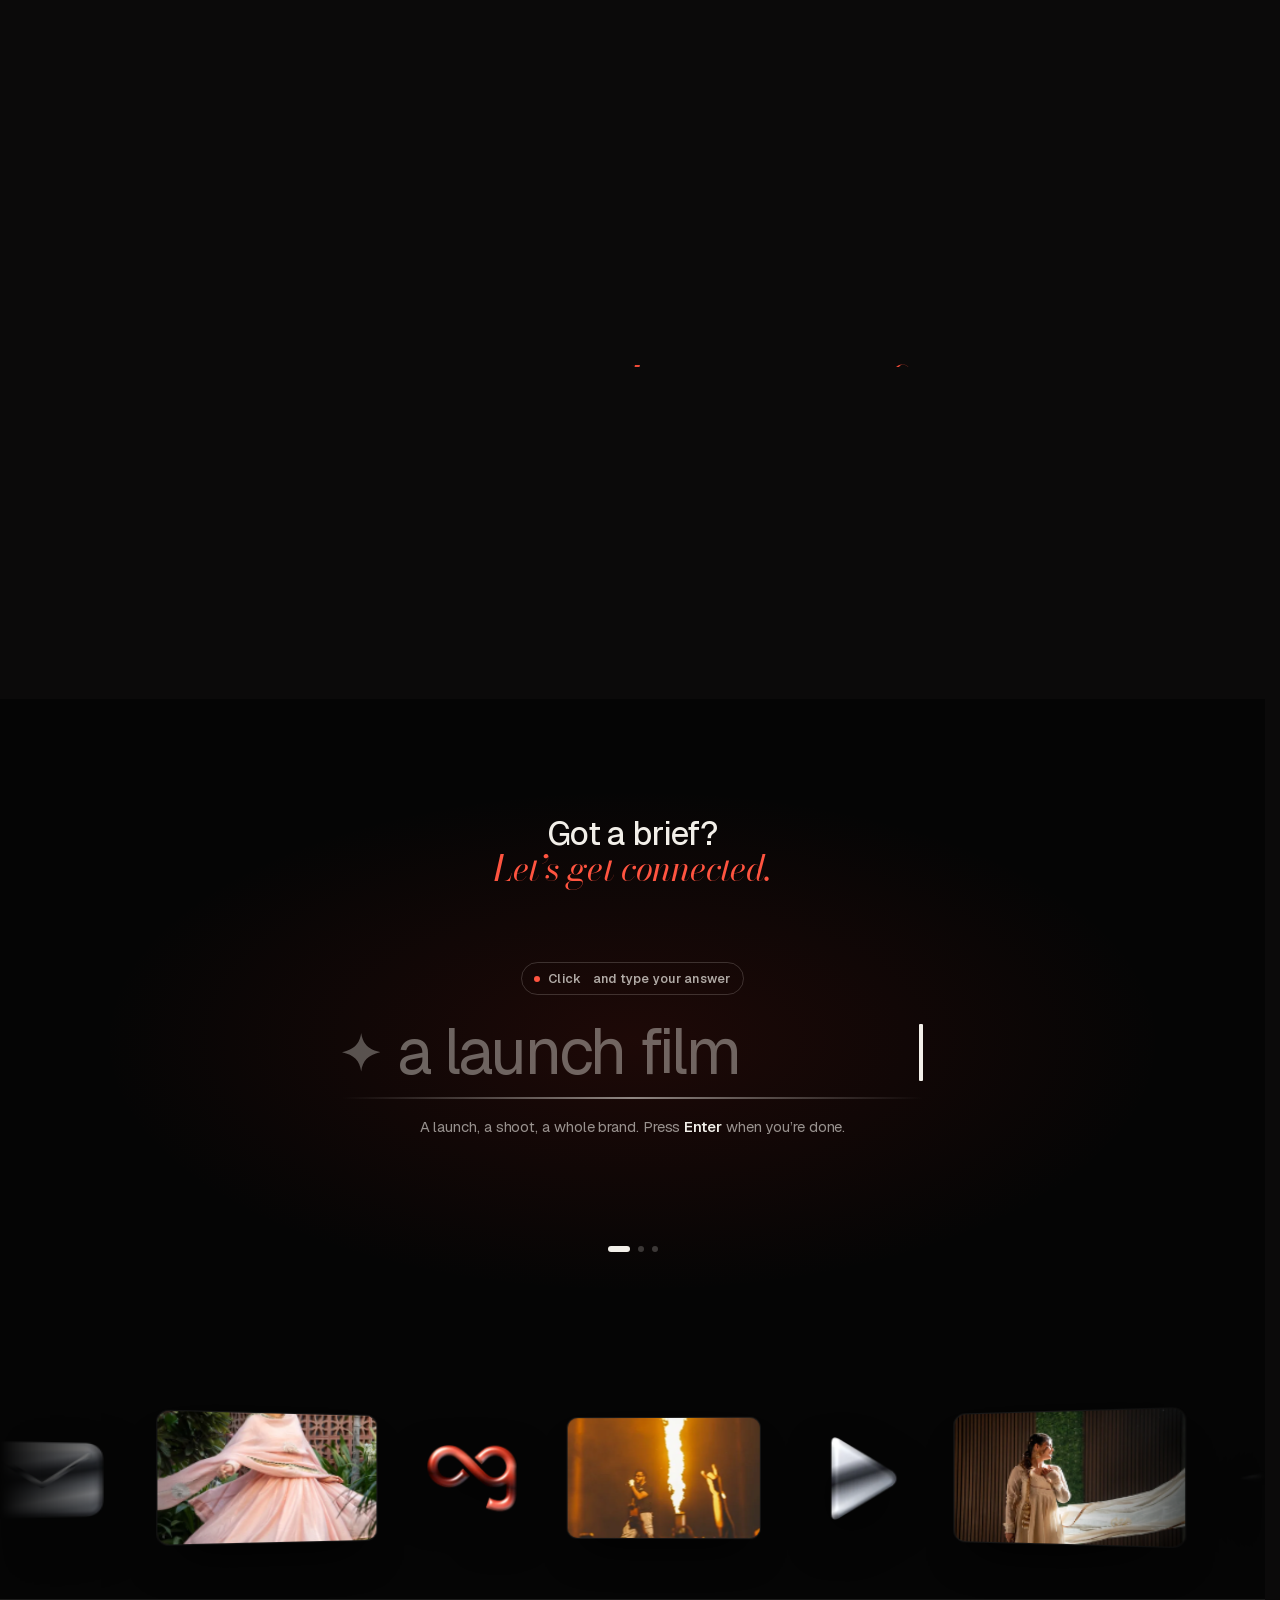
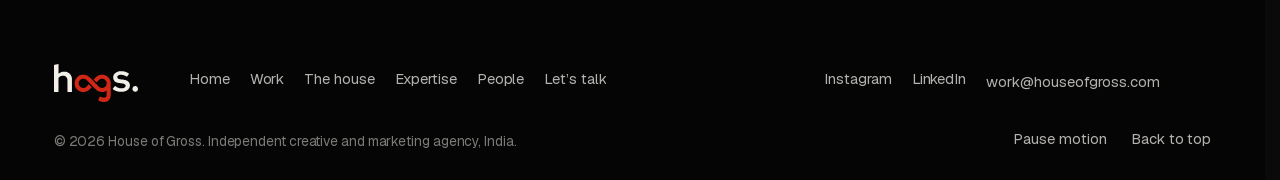
<file: about.html>
<!doctype html>
<html lang="en" data-theme="dark">
<head>
<meta charset="utf-8">
<meta name="viewport" content="width=device-width, initial-scale=1, viewport-fit=cover">
<title>About HOGS | Creative and marketing agency in India</title>
<meta name="description" content="HOGS is House of Gross, an independent creative and marketing agency in India for brands that have outgrown playing it safe.">
<meta name="theme-color" content="#0b0a0a">
<meta name="color-scheme" content="light dark">
<meta name="robots" content="index, follow">
<link rel="canonical" href="https://hogs-house-of-gross.impressivecart1.chatgpt.site/about.html">
<meta property="og:title" content="About HOGS | Creative and marketing agency in India">
<meta property="og:description" content="HOGS is House of Gross, an independent creative and marketing agency in India for brands that have outgrown playing it safe.">
<meta property="og:url" content="https://hogs-house-of-gross.impressivecart1.chatgpt.site/about.html">
<meta property="og:site_name" content="HOGS, House of Gross">
<meta property="og:type" content="website">
<meta property="og:image" content="https://hogs-house-of-gross.impressivecart1.chatgpt.site/assets/og/about.jpg">
<meta property="og:image:width" content="1200">
<meta property="og:image:height" content="630">
<meta property="og:image:alt" content="A silhouette with arms spread inside a backlit red veil">
<meta name="twitter:card" content="summary_large_image">
<meta name="twitter:title" content="About HOGS | Creative and marketing agency in India">
<meta name="twitter:description" content="HOGS is House of Gross, an independent creative and marketing agency in India for brands that have outgrown playing it safe.">
<meta name="twitter:image" content="https://hogs-house-of-gross.impressivecart1.chatgpt.site/assets/og/about.jpg">
<link rel="icon" href="favicon.svg" type="image/svg+xml">
<link rel="apple-touch-icon" href="assets/apple-touch-icon.png">
<link rel="preload" href="assets/fonts/geist-latin.woff2" as="font" type="font/woff2" crossorigin>
<link rel="preload" href="assets/fonts/bodoni-moda-italic-latin.woff2" as="font" type="font/woff2" crossorigin>
<link rel="preload" as="image" type="image/webp" imagesrcset="assets/img/w27-480.webp 480w, assets/img/w27-930.webp 930w" imagesizes="100vw" fetchpriority="high">
<link rel="stylesheet" href="assets/hogs.css">
<script>document.documentElement.classList.add('js','is-wiping');setTimeout(function(){document.documentElement.classList.remove('is-wiping')},4000)</script>
</head>
<body class="pg-about">
<div class="wipe" aria-hidden="true" data-wipe>
  <svg class="wipe__svg" viewBox="0 0 1000 1000" preserveAspectRatio="none"><path class="wipe__path" d="M43 259C296 11.5688 994 -3 922.994 498.259C851.988 999.517 281.229 1004.28 123 767C-35.2287 529.721 179 259 472 259C765 259 792 498.259 659 654C526 809.741 319 755 285 669.001C251 583.001 299 452 496 452C693 452 876.073 639.171 935 937.001"/></svg>
  <img class="wipe__mark" src="assets/hogs-logo-white.svg" alt="" width="240" height="108">
</div>
<div class="cursor" aria-hidden="true" data-cursor-el><div class="cursor__card"><span class="cursor__run"><span data-cursor-txt>View</span><span data-cursor-txt>View</span></span></div></div>
<div class="toast" role="status" aria-live="polite" data-toast></div>
<div class="grain" aria-hidden="true"></div>
<svg class="defs" aria-hidden="true" width="0" height="0" focusable="false"><filter id="hogs-goo" x="0" y="0" width="100%" height="100%" color-interpolation-filters="sRGB"><feComponentTransfer><feFuncA type="linear" slope="22" intercept="-10"/></feComponentTransfer></filter></svg>
<a class="skip" href="#main">Skip to content</a>
<header class="nav" data-nav>
  <a class="nav__logo" href="index.html" aria-label="HOGS home"><img class="logo logo--on-dark" src="assets/hogs-logo-light.svg" alt="" width="112" height="50"><img class="logo logo--on-light" src="assets/hogs-logo-dark.svg" alt="" width="112" height="50"></a>
  <div class="nav__pill glass" data-glass>
    <nav class="nav__links" aria-label="Primary"><a href="index.html" data-draw><span class="roll"><span class="roll__a">Home</span><span class="roll__b" aria-hidden="true">Home</span></span></a><a href="work.html" data-draw><span class="roll"><span class="roll__a">Work</span><span class="roll__b" aria-hidden="true">Work</span></span></a><a href="about.html" data-draw aria-current="page"><span class="roll"><span class="roll__a">The house</span><span class="roll__b" aria-hidden="true">The house</span></span></a><a href="expertise.html" data-draw><span class="roll"><span class="roll__a">Expertise</span><span class="roll__b" aria-hidden="true">Expertise</span></span></a><a href="people.html" data-draw><span class="roll"><span class="roll__a">People</span><span class="roll__b" aria-hidden="true">People</span></span></a></nav>
    <span class="nav__progress" aria-hidden="true"></span>
  </div>
  <div class="nav__end">
    <a class="btn btn--red nav__cta" href="contact.html" data-magnetic><span class="roll"><span class="roll__a">Let’s talk</span><span class="roll__b" aria-hidden="true">Let’s talk</span></span></a>
    <button class="nav__burger glass" type="button" aria-expanded="false" aria-controls="menu" data-burger>
      <span class="sr-only">Open menu</span><i aria-hidden="true"></i><i aria-hidden="true"></i>
    </button>
  </div>
</header>
<div class="menu" id="menu" role="dialog" aria-modal="true" aria-label="Site menu" hidden data-menu>
  <div class="menu__glass"></div>
  <nav class="menu__inner" aria-label="Mobile">
    <ol class="menu__list"><li><a href="index.html"><span class="menu__idx" aria-hidden="true">01</span><span class="menu__label">Home</span></a></li><li><a href="work.html"><span class="menu__idx" aria-hidden="true">02</span><span class="menu__label">Work</span></a></li><li><a href="about.html" aria-current="page"><span class="menu__idx" aria-hidden="true">03</span><span class="menu__label">The house</span></a></li><li><a href="expertise.html"><span class="menu__idx" aria-hidden="true">04</span><span class="menu__label">Expertise</span></a></li><li><a href="people.html"><span class="menu__idx" aria-hidden="true">05</span><span class="menu__label">People</span></a></li><li><a href="contact.html"><span class="menu__idx" aria-hidden="true">06</span><span class="menu__label">Let’s talk</span></a></li></ol>
    <div class="menu__foot">
      <a href="mailto:work@houseofgross.com">work@houseofgross.com</a>
      <div class="menu__social"><a href="https://www.instagram.com/hogs.bharat" target="_blank" rel="noopener noreferrer">Instagram</a><a href="https://www.linkedin.com/in/house-of-gross-394339412/" target="_blank" rel="noopener noreferrer">LinkedIn</a></div>
      <button class="menu__close" type="button" data-menu-close>Close menu</button>
    </div>
  </nav>
</div>
<main id="main" tabindex="-1">

<section class="ph ph--image" data-theme="dark" aria-labelledby="about-title" data-scene="phimg">
  <div class="ph__bg" style="--tone:#290602"><img class="ph__bgimg" src="assets/img/w27-930.webp" srcset="assets/img/w27-480.webp 480w, assets/img/w27-930.webp 930w" sizes="100vw" width="930" height="1400" alt="A silhouette with arms spread inside a backlit red veil" fetchpriority="high" decoding="async"></div>
  <div class="wrap">
    <h1 id="about-title" class="ph__title" data-split="chars" data-proximity data-inktext><span class="line">Built to</span> <span class="line"><em>stand out.</em></span></h1>
    <p class="ph__sub" data-reveal>HOGS is House of Gross: an independent creative and marketing agency working across India, for brands that have outgrown playing it safe.</p>
  </div>
</section>

<section class="pov" data-theme="dark" aria-labelledby="pov-title">
  <div class="wrap pov__grid">
    <h2 id="pov-title" class="h2" data-split="words" data-inktext>Attention is <em>the easy part.</em></h2>
    <div class="pov__body">
      <p class="lede" data-reveal>Paid reach ends when the budget does. We build what people remember after: a look, a voice, a story they repeat.</p>
      <p data-reveal>We give businesses a clear identity, a voice people recognise and a reason to choose them.</p>
      <a class="link" href="expertise.html" data-reveal data-draw><span class="roll"><span class="roll__a">What we do</span><span class="roll__b" aria-hidden="true">What we do</span></span></a>
    </div>
  </div>
</section>

<section class="ring" data-ring data-theme="dark" aria-labelledby="ring-title">
  <div class="ring__sticky">
    <div class="ring__frame" data-ring-frame>
      <div class="ring__scene" data-depth="10"><img src="assets/video/hogs-atmos-poster.webp" alt="" width="480" height="270"><video muted loop playsinline preload="none" poster="assets/video/hogs-atmos-poster.webp" data-ring-video><source src="assets/video/hogs-atmos.mp4" type="video/mp4"></video><span class="ring__grain"></span></div>
      <div class="ring__petals" data-depth="22" aria-hidden="true"><i class="petal petal--m" style="left:4%;top:14%;--w:9px;--dur:29s;--del:0s;--c:#f2a7b5"></i><i class="petal" style="left:14%;top:4%;--w:7px;--dur:34s;--del:-12s;--c:#d02717"></i><i class="petal" style="left:24%;top:26%;--w:8px;--dur:31s;--del:-21s;--c:#fff3ee"></i><i class="petal petal--m" style="left:36%;top:10%;--w:6px;--dur:37s;--del:-5s;--c:#e8475a"></i><i class="petal" style="left:46%;top:30%;--w:9px;--dur:27s;--del:-16s;--c:#f2a7b5"></i><i class="petal" style="left:56%;top:6%;--w:7px;--dur:33s;--del:-27s;--c:#d02717"></i><i class="petal petal--m" style="left:66%;top:20%;--w:8px;--dur:30s;--del:-9s;--c:#fff3ee"></i><i class="petal" style="left:76%;top:2%;--w:6px;--dur:36s;--del:-24s;--c:#e8475a"></i><i class="petal" style="left:86%;top:24%;--w:9px;--dur:28s;--del:-3s;--c:#f2a7b5"></i><i class="petal petal--m" style="left:94%;top:12%;--w:7px;--dur:35s;--del:-18s;--c:#d02717"></i><i class="petal" style="left:30%;top:44%;--w:6px;--dur:39s;--del:-31s;--c:#fff3ee"></i><i class="petal" style="left:60%;top:40%;--w:7px;--dur:32s;--del:-13s;--c:#e8475a"></i></div>
      <div class="ring__wall" data-ring-wall data-cursor="Drag">
        <div class="ring__lens" data-ring-lens><div class="ring__center" data-ring-center>
      <a class="rc" href="work.html?f=Fashion" data-world="fashion" data-cursor="View the work" style="--tone:#240602" aria-label="Veil. See the fashion archive">
        <span class="rc__tilt"><span class="rc__frame"></span><span class="rc__face">
          <img src="assets/img/w28-480.webp" alt="" width="930" height="1400" loading="lazy" decoding="async" style="object-position:50% 40%" draggable="false">
          <span class="rc__chip"><i></i>No. 01</span>
          <span class="rc__bar"><b>Fashion</b><span class="rc__t">Veil</span><span class="rc__go" aria-hidden="true">↗</span></span>
        </span></span>
      </a>
      <a class="rc" href="work.html?f=Live" data-world="live" data-cursor="View the work" style="--tone:#452c15" aria-label="Heat. See the live archive">
        <span class="rc__tilt"><span class="rc__frame"></span><span class="rc__face">
          <img src="assets/img/w10-512.webp" alt="" width="1024" height="1024" loading="lazy" decoding="async" style="object-position:50% 50%" draggable="false">
          <span class="rc__chip"><i></i>No. 02</span>
          <span class="rc__bar"><b>Live</b><span class="rc__t">Heat</span><span class="rc__go" aria-hidden="true">↗</span></span>
        </span></span>
      </a>
      <a class="rc" href="work.html?f=Fashion" data-world="story" data-cursor="View the work" style="--tone:#2f271f" aria-label="Drift. See the fashion archive">
        <span class="rc__tilt"><span class="rc__frame"></span><span class="rc__face">
          <img src="assets/img/w35-700.webp" alt="" width="1400" height="933" loading="lazy" decoding="async" style="object-position:50% 50%" draggable="false">
          <span class="rc__chip"><i></i>No. 03</span>
          <span class="rc__bar"><b>Story</b><span class="rc__t">Drift</span><span class="rc__go" aria-hidden="true">↗</span></span>
        </span></span>
      </a>
      <a class="rc" href="work.html?f=Fashion" data-world="fashion" data-cursor="View the work" style="--tone:#483d32" aria-label="Twirl. See the fashion archive">
        <span class="rc__tilt"><span class="rc__frame"></span><span class="rc__face">
          <img src="assets/img/w22-480.webp" alt="" width="930" height="1400" loading="lazy" decoding="async" style="object-position:50% 30%" draggable="false">
          <span class="rc__chip"><i></i>No. 04</span>
          <span class="rc__bar"><b>Fashion</b><span class="rc__t">Twirl</span><span class="rc__go" aria-hidden="true">↗</span></span>
        </span></span>
      </a>
      <a class="rc" href="work.html?f=Live" data-world="live" data-cursor="View the work" style="--tone:#111c21" aria-label="Farhan Live. See the live archive">
        <span class="rc__tilt"><span class="rc__frame"></span><span class="rc__face">
          <img src="assets/img/w18-512.webp" alt="" width="1024" height="1024" loading="lazy" decoding="async" style="object-position:50% 50%" draggable="false">
          <span class="rc__chip"><i></i>No. 05</span>
          <span class="rc__bar"><b>Live</b><span class="rc__t">Farhan Live</span><span class="rc__go" aria-hidden="true">↗</span></span>
        </span></span>
      </a>
      <a class="rc" href="work.html?f=Fashion" data-world="story" data-cursor="View the work" style="--tone:#482a23" aria-label="Rush. See the fashion archive">
        <span class="rc__tilt"><span class="rc__frame"></span><span class="rc__face">
          <img src="assets/img/w29-480.webp" alt="" width="930" height="1400" loading="lazy" decoding="async" style="object-position:50% 40%" draggable="false">
          <span class="rc__chip"><i></i>No. 06</span>
          <span class="rc__bar"><b>Story</b><span class="rc__t">Rush</span><span class="rc__go" aria-hidden="true">↗</span></span>
        </span></span>
      </a>
      <a class="rc" href="work.html?f=Fashion" data-world="fashion" data-cursor="View the work" style="--tone:#513418" aria-label="Doorway. See the fashion archive">
        <span class="rc__tilt"><span class="rc__frame"></span><span class="rc__face">
          <img src="assets/img/w30-480.webp" alt="" width="930" height="1400" loading="lazy" decoding="async" style="object-position:50% 30%" draggable="false">
          <span class="rc__chip"><i></i>No. 07</span>
          <span class="rc__bar"><b>Fashion</b><span class="rc__t">Doorway</span><span class="rc__go" aria-hidden="true">↗</span></span>
        </span></span>
      </a>
      <a class="rc" href="work.html?f=Live" data-world="live" data-cursor="View the work" style="--tone:#312712" aria-label="Fanfare. See the live archive">
        <span class="rc__tilt"><span class="rc__frame"></span><span class="rc__face">
          <img src="assets/img/w12-512.webp" alt="" width="1024" height="1024" loading="lazy" decoding="async" style="object-position:50% 50%" draggable="false">
          <span class="rc__chip"><i></i>No. 08</span>
          <span class="rc__bar"><b>Live</b><span class="rc__t">Fanfare</span><span class="rc__go" aria-hidden="true">↗</span></span>
        </span></span>
      </a>
      <a class="rc" href="work.html?f=Fashion" data-world="story" data-cursor="View the work" style="--tone:#1c1103" aria-label="Night garden. See the fashion archive">
        <span class="rc__tilt"><span class="rc__frame"></span><span class="rc__face">
          <img src="assets/img/w26-480.webp" alt="" width="930" height="1400" loading="lazy" decoding="async" style="object-position:50% 30%" draggable="false">
          <span class="rc__chip"><i></i>No. 09</span>
          <span class="rc__bar"><b>Story</b><span class="rc__t">Night garden</span><span class="rc__go" aria-hidden="true">↗</span></span>
        </span></span>
      </a>
      <a class="rc" href="work.html?f=Fashion" data-world="fashion" data-cursor="View the work" style="--tone:#15130f" aria-label="Still water. See the fashion archive">
        <span class="rc__tilt"><span class="rc__frame"></span><span class="rc__face">
          <img src="assets/img/w34-480.webp" alt="" width="930" height="1400" loading="lazy" decoding="async" style="object-position:50% 35%" draggable="false">
          <span class="rc__chip"><i></i>No. 10</span>
          <span class="rc__bar"><b>Fashion</b><span class="rc__t">Still water</span><span class="rc__go" aria-hidden="true">↗</span></span>
        </span></span>
      </a>
      <a class="rc" href="work.html?f=Live" data-world="live" data-cursor="View the work" style="--tone:#462f29" aria-label="Ignition. See the live archive">
        <span class="rc__tilt"><span class="rc__frame"></span><span class="rc__face">
          <img src="assets/img/w1-512.webp" alt="" width="1024" height="1024" loading="lazy" decoding="async" style="object-position:50% 50%" draggable="false">
          <span class="rc__chip"><i></i>No. 11</span>
          <span class="rc__bar"><b>Live</b><span class="rc__t">Ignition</span><span class="rc__go" aria-hidden="true">↗</span></span>
        </span></span>
      </a>
      <a class="rc" href="work.html?f=Fashion" data-world="story" data-cursor="View the work" style="--tone:#0e0f0b" aria-label="Mint. See the fashion archive">
        <span class="rc__tilt"><span class="rc__frame"></span><span class="rc__face">
          <img src="assets/img/w36-480.webp" alt="" width="930" height="1400" loading="lazy" decoding="async" style="object-position:50% 30%" draggable="false">
          <span class="rc__chip"><i></i>No. 12</span>
          <span class="rc__bar"><b>Story</b><span class="rc__t">Mint</span><span class="rc__go" aria-hidden="true">↗</span></span>
        </span></span>
      </a>
      <a class="rc" href="work.html?f=Fashion" data-world="fashion" data-cursor="View the work" style="--tone:#290602" aria-label="Wingspan. See the fashion archive">
        <span class="rc__tilt"><span class="rc__frame"></span><span class="rc__face">
          <img src="assets/img/w27-480.webp" alt="" width="930" height="1400" loading="lazy" decoding="async" style="object-position:50% 45%" draggable="false">
          <span class="rc__chip"><i></i>No. 13</span>
          <span class="rc__bar"><b>Fashion</b><span class="rc__t">Wingspan</span><span class="rc__go" aria-hidden="true">↗</span></span>
        </span></span>
      </a>
      <a class="rc" href="work.html?f=Live" data-world="live" data-cursor="View the work" style="--tone:#160d12" aria-label="Flare. See the live archive">
        <span class="rc__tilt"><span class="rc__frame"></span><span class="rc__face">
          <img src="assets/img/w17-512.webp" alt="" width="1024" height="1024" loading="lazy" decoding="async" style="object-position:50% 50%" draggable="false">
          <span class="rc__chip"><i></i>No. 14</span>
          <span class="rc__bar"><b>Live</b><span class="rc__t">Flare</span><span class="rc__go" aria-hidden="true">↗</span></span>
        </span></span>
      </a>
      <a class="rc" href="work.html?f=Fashion" data-world="fashion" data-cursor="View the work" style="--tone:#4b2c1d" aria-label="Drapes. See the fashion archive">
        <span class="rc__tilt"><span class="rc__frame"></span><span class="rc__face">
          <img src="assets/img/w33-480.webp" alt="" width="930" height="1400" loading="lazy" decoding="async" style="object-position:50% 30%" draggable="false">
          <span class="rc__chip"><i></i>No. 15</span>
          <span class="rc__bar"><b>Fashion</b><span class="rc__t">Drapes</span><span class="rc__go" aria-hidden="true">↗</span></span>
        </span></span>
      </a>
      <a class="rc" href="work.html?f=Live" data-world="live" data-cursor="View the work" style="--tone:#08204a" aria-label="Blue hour. See the live archive">
        <span class="rc__tilt"><span class="rc__frame"></span><span class="rc__face">
          <img src="assets/img/w19-512.webp" alt="" width="1024" height="1024" loading="lazy" decoding="async" style="object-position:50% 50%" draggable="false">
          <span class="rc__chip"><i></i>No. 16</span>
          <span class="rc__bar"><b>Live</b><span class="rc__t">Blue hour</span><span class="rc__go" aria-hidden="true">↗</span></span>
        </span></span>
      </a>
        </div></div>
      </div>
      <div class="ring__mist" data-depth="34" aria-hidden="true"></div>
      <div class="ring__petals ring__petals--front" data-depth="48" aria-hidden="true"><i class="petal petal--m" style="left:10%;top:50%;--w:14px;--dur:23s;--del:-6s;--c:#d02717"></i><i class="petal" style="left:40%;top:62%;--w:12px;--dur:26s;--del:-19s;--c:#fff3ee"></i><i class="petal" style="left:70%;top:56%;--w:16px;--dur:21s;--del:-11s;--c:#e8475a"></i><i class="petal petal--m" style="left:88%;top:46%;--w:13px;--dur:24s;--del:-2s;--c:#f2a7b5"></i><i class="petal" style="left:52%;top:70%;--w:11px;--dur:28s;--del:-23s;--c:#d02717"></i></div>
      <div class="ring__motes" data-depth="40" aria-hidden="true"><i class="mote" style="left:8%;top:62%;--s:10px;--dur:14s;--del:-2s"></i><i class="mote" style="left:18%;top:40%;--s:6px;--dur:18s;--del:-9s"></i><i class="mote" style="left:27%;top:70%;--s:14px;--dur:16s;--del:-5s"></i><i class="mote" style="left:36%;top:52%;--s:8px;--dur:20s;--del:-13s"></i><i class="mote" style="left:44%;top:30%;--s:5px;--dur:17s;--del:-3s"></i><i class="mote" style="left:53%;top:66%;--s:12px;--dur:15s;--del:-11s"></i><i class="mote" style="left:61%;top:44%;--s:7px;--dur:19s;--del:-7s"></i><i class="mote" style="left:69%;top:74%;--s:16px;--dur:14s;--del:-1s"></i><i class="mote" style="left:77%;top:36%;--s:6px;--dur:21s;--del:-15s"></i><i class="mote" style="left:85%;top:58%;--s:11px;--dur:16s;--del:-8s"></i><i class="mote" style="left:92%;top:46%;--s:7px;--dur:18s;--del:-4s"></i><i class="mote" style="left:13%;top:82%;--s:9px;--dur:22s;--del:-17s"></i><i class="mote" style="left:48%;top:84%;--s:13px;--dur:17s;--del:-6s"></i><i class="mote" style="left:72%;top:22%;--s:5px;--dur:23s;--del:-19s"></i></div>
      <p class="ring__hint" aria-hidden="true">Drag, scroll or tab to turn</p>
    <div class="ring__top">
      <h2 id="ring-title" class="ring__sent" data-ring-sent><span class="mw"><span>We</span></span> <span class="mw"><span>shoot</span></span> <a class="ch" href="work.html?f=Fashion" data-world="fashion"><span class="ch__mark" aria-hidden="true"></span><span class="mw"><span>fashion</span></span><span class="ch__line" aria-hidden="true"></span><sup aria-hidden="true">01</sup></a> <span class="mw"><span>that</span></span> <span class="mw"><span>turns</span></span> <span class="mw"><span>heads,</span></span> <a class="ch" href="work.html?f=Live" data-world="live"><span class="ch__mark" aria-hidden="true"></span><span class="mw"><span>live</span></span> <span class="mw"><span>music</span></span><span class="ch__line" aria-hidden="true"></span><sup aria-hidden="true">02</sup></a> <span class="mw"><span>that</span></span> <span class="mw"><span>keeps</span></span> <span class="mw"><span>the</span></span> <span class="mw"><span>noise</span></span> <span class="mw"><span>in,</span></span> <span class="mw"><span>and</span></span> <a class="ch" href="expertise.html#storytelling" data-world="story"><span class="ch__mark" aria-hidden="true"></span><span class="mw"><span>brand</span></span> <span class="mw"><span>stories</span></span><span class="ch__line" aria-hidden="true"></span><sup aria-hidden="true">03</sup></a> <span class="mw"><span>worth</span></span> <span class="mw"><span>repeating.</span></span> <span class="mw"><span>Or</span></span> <span class="mw"><span>just</span></span> <a class="ch" href="contact.html" data-world="hello"><span class="ch__mark" aria-hidden="true"></span><span class="mw"><span>say</span></span> <span class="mw"><span>hello.</span></span><span class="ch__line" aria-hidden="true"></span><sup aria-hidden="true">04</sup></a></h2>
      <dl class="ring__stats">
        <div><dt>Artists and brands</dt><dd data-countup="24">24</dd></div>
        <div><dt>Industries</dt><dd data-countup="06">06</dd></div>
        <div><dt>Frames in the archive</dt><dd data-countup="32">32</dd></div>
      </dl>
    </div>

    </div>
  </div>
  <div class="ring__pv" data-ring-pv aria-hidden="true"><div class="ring__pvcard">
    <div class="ring__pvmedia" data-pv-media></div>
    <div class="ring__pvai"><span>Got a brief?</span><i></i></div>
    <div class="ring__pvmeta"><p class="ring__pvk"><i></i><span data-pv-k></span></p><p data-pv-b></p></div>
  </div></div>
  <script type="application/json" id="ring-data">{"fashion": {"img": "assets/img/w28-480.webp", "title": "Veil", "label": "Fashion", "blurb": "Lookbooks and campaign shoots for labels that want to be remembered."}, "live": {"img": "assets/img/w18-512.webp", "title": "Farhan Live", "label": "Live", "blurb": "Concert and festival coverage that keeps the noise in the frame."}, "story": {"img": "assets/img/w35-700.webp", "title": "Drift", "label": "Story", "blurb": "Brand films and narratives people repeat at the dinner table."}, "hello": {"img": "", "title": "", "label": "HOGS, India", "blurb": "Tell us what you’re making. We read every brief ourselves."}}</script>
</section>

<section class="svc" data-theme="dark" aria-labelledby="svc-title">
  <div class="wrap">
    <div class="svc__head">
      <h2 id="svc-title" class="h2" data-split="words" data-inktext>Three disciplines. <em>One crew.</em></h2>
    </div>
    <ul class="xp" data-xp>
      <li class="xp__panel is-on" style="--tone:#23281c">
        <a class="xp__link" href="expertise.html#strategy">
          <figure class="xp__fig"><img src="assets/img/w5-1024.webp" srcset="assets/img/w5-512.webp 512w, assets/img/w5-1024.webp 1024w" sizes="(max-width: 900px) 100vw, 60vw" width="1024" height="1024" alt="" loading="lazy" decoding="async"></figure>
          <span class="xp__shade" aria-hidden="true"></span>
          <span class="xp__num" aria-hidden="true">01</span>
          <span class="xp__v" aria-hidden="true">Strategy</span>
          <span class="xp__body">
            <span class="xp__title">Strategy</span>
            <span class="xp__line">Find the reason you matter.</span>
            <span class="xp__d">Positioning, growth and go-to-market, worked out before anything gets made.</span>
            <ul class="xp__tags"><li>Brand positioning</li><li>Growth strategy</li><li>Go-to-market</li></ul>
            <span class="xp__go">Explore strategy <i aria-hidden="true"><svg viewBox="0 0 16 16" aria-hidden="true"><path d="M3 8h10M9 4l4 4-4 4" fill="none" stroke="currentColor" stroke-width="1.6" stroke-linecap="round" stroke-linejoin="round"/></svg></i></span>
          </span>
        </a>
      </li>
      <li class="xp__panel" style="--tone:#483d32">
        <a class="xp__link" href="expertise.html#creative">
          <figure class="xp__fig"><img src="assets/img/w22-930.webp" srcset="assets/img/w22-480.webp 480w, assets/img/w22-930.webp 930w" sizes="(max-width: 900px) 100vw, 60vw" width="930" height="1400" alt="" loading="lazy" decoding="async"></figure>
          <span class="xp__shade" aria-hidden="true"></span>
          <span class="xp__num" aria-hidden="true">02</span>
          <span class="xp__v" aria-hidden="true">Creative</span>
          <span class="xp__body">
            <span class="xp__title">Creative</span>
            <span class="xp__line">Make the familiar look new.</span>
            <span class="xp__d">Concepts, photography and brand films with a point of view you can feel.</span>
            <ul class="xp__tags"><li>Creative direction</li><li>Photography</li><li>Brand films</li></ul>
            <span class="xp__go">Explore creative <i aria-hidden="true"><svg viewBox="0 0 16 16" aria-hidden="true"><path d="M3 8h10M9 4l4 4-4 4" fill="none" stroke="currentColor" stroke-width="1.6" stroke-linecap="round" stroke-linejoin="round"/></svg></i></span>
          </span>
        </a>
      </li>
      <li class="xp__panel" style="--tone:#4b2c1d">
        <a class="xp__link" href="expertise.html#storytelling">
          <figure class="xp__fig"><img src="assets/img/w33-930.webp" srcset="assets/img/w33-480.webp 480w, assets/img/w33-930.webp 930w" sizes="(max-width: 900px) 100vw, 60vw" width="930" height="1400" alt="" loading="lazy" decoding="async"></figure>
          <span class="xp__shade" aria-hidden="true"></span>
          <span class="xp__num" aria-hidden="true">03</span>
          <span class="xp__v" aria-hidden="true">Storytelling</span>
          <span class="xp__body">
            <span class="xp__title">Storytelling</span>
            <span class="xp__line">Give people a world to step into.</span>
            <span class="xp__d">Voice, narrative and content that keep your brand saying one thing.</span>
            <ul class="xp__tags"><li>Brand voice</li><li>Campaign narratives</li><li>Content</li></ul>
            <span class="xp__go">Explore storytelling <i aria-hidden="true"><svg viewBox="0 0 16 16" aria-hidden="true"><path d="M3 8h10M9 4l4 4-4 4" fill="none" stroke="currentColor" stroke-width="1.6" stroke-linecap="round" stroke-linejoin="round"/></svg></i></span>
          </span>
        </a>
      </li>
    </ul>
  </div>
</section>

<section class="roof" data-theme="light" aria-labelledby="roof-title">
  <div class="wrap roof__inner">
    <h2 id="roof-title" class="roof__h h2" data-split="words" data-inktext>Planned, shot and shipped <em>under one roof.</em></h2>
    <p class="lede" data-reveal>The idea you sign off on is the idea that goes live. Same people, same standards, no handovers.</p>
    <a class="btn btn--ink" href="people.html" data-magnetic data-reveal><span class="roll"><span class="roll__a">Meet the people</span><span class="roll__b" aria-hidden="true">Meet the people</span></span></a>
  </div>
</section>

</main>
<footer class="foot" data-foot data-theme="dark">
  <section class="convo convo--foot" data-convo aria-labelledby="cv-foot-title">
  <h2 id="cv-foot-title" class="convo__h" data-inktext>Got a brief?<br><em>Let’s get connected.</em></h2>
  <form class="convo__form" novalidate data-convo-form>
    <div class="convo__step is-on" data-step="0">
      <span class="convo__tap" aria-hidden="true"><i></i><span class="t-fine">Click</span><span class="t-touch">Tap</span>&nbsp;and type your answer</span>
      <label class="sr-only" for="cv-foot-idea">What are we making?</label>
      <div class="convo__field"><span class="convo__icon"><svg viewBox="0 0 20 20" aria-hidden="true"><path d="M10 0c.8 5.6 3.6 8.6 10 10-6.4 1.4-9.2 4.4-10 10-.8-5.6-3.6-8.6-10-10 6.4-1.4 9.2-4.4 10-10z" fill="currentColor"/></svg></span><input class="convo__input" id="cv-foot-idea" name="idea" type="text" autocomplete="off" placeholder="your idea" maxlength="120" enterkeyhint="next" aria-describedby="cv-foot-hint0"><i class="convo__caret" aria-hidden="true"></i></div>
      <p class="convo__hint" id="cv-foot-hint0">A launch, a shoot, a whole brand. Press <b>Enter</b> when you’re done.</p>
      <button class="convo__ok" type="button" data-convo-next>Okay <svg viewBox="0 0 16 16" aria-hidden="true"><path d="M3 8h10M9 4l4 4-4 4" fill="none" stroke="currentColor" stroke-width="1.6" stroke-linecap="round" stroke-linejoin="round"/></svg></button>
    </div>
    <div class="convo__step" data-step="1" hidden>
      <label class="sr-only" for="cv-foot-budget">Rough budget in rupees (optional)</label>
      <div class="convo__field"><span class="convo__icon"><svg viewBox="0 0 24 24" aria-hidden="true"><circle cx="12" cy="12" r="11" fill="currentColor"/><path d="M8 7h8M8 10.5h8M11 7c3.2 0 3.2 7-1 7H8.5l6 4" fill="none" stroke="var(--convo-bg)" stroke-width="1.8" stroke-linecap="round" stroke-linejoin="round"/></svg></span><input class="convo__input" id="cv-foot-budget" name="budget" type="text" inputmode="numeric" autocomplete="off" placeholder="your budget" maxlength="16" enterkeyhint="next" aria-describedby="cv-foot-hint1"><i class="convo__caret" aria-hidden="true"></i></div>
      <p class="convo__hint" id="cv-foot-hint1">A rough number in rupees helps. Not sure yet? Skip it.</p>
      <div class="convo__row"><button class="convo__ghost" type="button" data-convo-skip>Not sure yet</button><button class="convo__ok" type="button" data-convo-next>Okay <svg viewBox="0 0 16 16" aria-hidden="true"><path d="M3 8h10M9 4l4 4-4 4" fill="none" stroke="currentColor" stroke-width="1.6" stroke-linecap="round" stroke-linejoin="round"/></svg></button></div>
    </div>
    <div class="convo__step" data-step="2" hidden>
      <label class="sr-only" for="cv-foot-email">Your email</label>
      <div class="convo__field"><span class="convo__icon"><svg viewBox="0 0 24 24" aria-hidden="true"><rect x="1.5" y="4" width="21" height="16" rx="3.5" fill="currentColor"/><path d="M5 8l7 5 7-5" fill="none" stroke="var(--convo-bg)" stroke-width="1.8" stroke-linecap="round" stroke-linejoin="round"/></svg></span><input class="convo__input" id="cv-foot-email" name="email" type="email" inputmode="email" autocomplete="email" placeholder="your email" enterkeyhint="send" aria-describedby="cv-foot-hint2"><i class="convo__caret" aria-hidden="true"></i></div>
      <p class="convo__hint" id="cv-foot-hint2">Where should we reply?</p>
      <button class="convo__ok convo__ok--send" type="submit">Send the brief <svg viewBox="0 0 16 16" aria-hidden="true"><path d="M3 8h10M9 4l4 4-4 4" fill="none" stroke="currentColor" stroke-width="1.6" stroke-linecap="round" stroke-linejoin="round"/></svg></button>
    </div>
    <div class="convo__step convo__done" data-step="3" hidden tabindex="-1">
      <span class="convo__check"><svg viewBox="0 0 24 24" aria-hidden="true"><circle cx="12" cy="12" r="11" fill="currentColor"/><path d="M7 12.5l3.2 3.2L17 9" fill="none" stroke="var(--convo-bg)" stroke-width="2" stroke-linecap="round" stroke-linejoin="round"/></svg></span>
      <p class="convo__done-h">Brief ready.</p>
      <p class="convo__done-p" data-convo-note>Your email app should open with it filled in. Hit send and it reaches us.</p>
      <div class="convo__row"><button class="convo__ghost" type="button" data-convo-copy>Copy it instead</button><button class="convo__ghost" type="button" data-convo-again>Start over</button></div>
    </div>
    <p class="convo__err" role="alert" data-convo-err></p>
    <ol class="convo__dots" aria-hidden="true"><li class="is-on"></li><li></li><li></li></ol>
    <p class="sr-only" aria-live="polite" data-convo-live></p>
  </form>
  <div class="strip" data-strip aria-hidden="true"><div class="strip__track"><span class="strip__item strip__item--chrome"><img src="assets/img/chrome-star.webp" alt="" width="240" height="240" loading="lazy" decoding="async"></span><span class="strip__item strip__item--photo" style="--tone:#240602"><img src="assets/img/w28-480.webp" alt="" width="930" height="1400" loading="lazy" decoding="async"></span><span class="strip__item strip__item--chrome"><img src="assets/img/chrome-cursor.webp" alt="" width="240" height="240" loading="lazy" decoding="async"></span><span class="strip__item strip__item--photo" style="--tone:#111c21"><img src="assets/img/w18-512.webp" alt="" width="1024" height="1024" loading="lazy" decoding="async"></span><span class="strip__item strip__item--chrome"><img src="assets/img/chrome-mail.webp" alt="" width="240" height="240" loading="lazy" decoding="async"></span><span class="strip__item strip__item--photo" style="--tone:#483d32"><img src="assets/img/w22-480.webp" alt="" width="930" height="1400" loading="lazy" decoding="async"></span><span class="strip__item strip__item--chrome"><img src="assets/img/chrome-loopred.webp" alt="" width="240" height="240" loading="lazy" decoding="async"></span><span class="strip__item strip__item--photo" style="--tone:#452c15"><img src="assets/img/w10-512.webp" alt="" width="1024" height="1024" loading="lazy" decoding="async"></span><span class="strip__item strip__item--chrome"><img src="assets/img/chrome-play.webp" alt="" width="240" height="240" loading="lazy" decoding="async"></span><span class="strip__item strip__item--photo" style="--tone:#2f271f"><img src="assets/img/w35-700.webp" alt="" width="1400" height="933" loading="lazy" decoding="async"></span><span class="strip__item strip__item--chrome"><img src="assets/img/chrome-star.webp" alt="" width="240" height="240" loading="lazy" decoding="async"></span><span class="strip__item strip__item--photo" style="--tone:#312712"><img src="assets/img/w12-512.webp" alt="" width="1024" height="1024" loading="lazy" decoding="async"></span><span class="strip__item strip__item--chrome"><img src="assets/img/chrome-loop.webp" alt="" width="240" height="240" loading="lazy" decoding="async"></span><span class="strip__item strip__item--photo" style="--tone:#513418"><img src="assets/img/w30-480.webp" alt="" width="930" height="1400" loading="lazy" decoding="async"></span></div></div>
</section>
  <div class="foot__base">
    <a class="foot__logo" href="index.html" aria-label="HOGS home"><img class="logo logo--on-dark" src="assets/hogs-logo-light.svg" alt="" width="112" height="50"><img class="logo logo--on-light" src="assets/hogs-logo-dark.svg" alt="" width="112" height="50"></a>
    <nav class="foot__nav" aria-label="Footer">
      <a href="index.html" data-draw><span class="roll"><span class="roll__a">Home</span><span class="roll__b" aria-hidden="true">Home</span></span></a><a href="work.html" data-draw><span class="roll"><span class="roll__a">Work</span><span class="roll__b" aria-hidden="true">Work</span></span></a><a href="about.html" data-draw><span class="roll"><span class="roll__a">The house</span><span class="roll__b" aria-hidden="true">The house</span></span></a><a href="expertise.html" data-draw><span class="roll"><span class="roll__a">Expertise</span><span class="roll__b" aria-hidden="true">Expertise</span></span></a><a href="people.html" data-draw><span class="roll"><span class="roll__a">People</span><span class="roll__b" aria-hidden="true">People</span></span></a><a href="contact.html" data-draw><span class="roll"><span class="roll__a">Let’s talk</span><span class="roll__b" aria-hidden="true">Let’s talk</span></span></a>
    </nav>
    <div class="foot__nav foot__nav--out">
      <a href="https://www.instagram.com/hogs.bharat" target="_blank" rel="noopener noreferrer" data-draw><span class="roll"><span class="roll__a">Instagram</span><span class="roll__b" aria-hidden="true">Instagram</span></span></a><a href="https://www.linkedin.com/in/house-of-gross-394339412/" target="_blank" rel="noopener noreferrer" data-draw><span class="roll"><span class="roll__a">LinkedIn</span><span class="roll__b" aria-hidden="true">LinkedIn</span></span></a>
      <button class="copy-email" type="button" data-copy="work@houseofgross.com" aria-label="Copy email address work@houseofgross.com"><span class="copy-email__text">work@houseofgross.com</span><span class="copy-email__done" aria-hidden="true">Copied</span></button>
    </div>
    <p class="foot__legal">© 2026 House of Gross. Independent creative and marketing agency, India.</p>
    <div class="foot__tools">
      <button class="motion-toggle" type="button" data-motion-toggle aria-pressed="false" aria-label="Pause motion"><span class="roll"><span class="roll__a">Pause motion</span><span class="roll__b" aria-hidden="true">Pause motion</span></span></button>
      <a href="#main" data-top><span class="roll"><span class="roll__a">Back to top</span><span class="roll__b" aria-hidden="true">Back to top</span></span></a>
    </div>
  </div>
</footer>
<script type="application/ld+json">{"@context": "https://schema.org", "@type": "Organization", "name": "HOGS, House of Gross", "alternateName": "House of Gross", "url": "https://hogs-house-of-gross.impressivecart1.chatgpt.site", "logo": "https://hogs-house-of-gross.impressivecart1.chatgpt.site/assets/hogs-logo.png", "email": "work@houseofgross.com", "address": {"@type": "PostalAddress", "addressCountry": "IN"}, "areaServed": "IN", "sameAs": ["https://www.instagram.com/hogs.bharat", "https://www.linkedin.com/in/house-of-gross-394339412/"]}</script>
<script src="assets/hogs.js" defer></script>
</body>
</html>
</file>
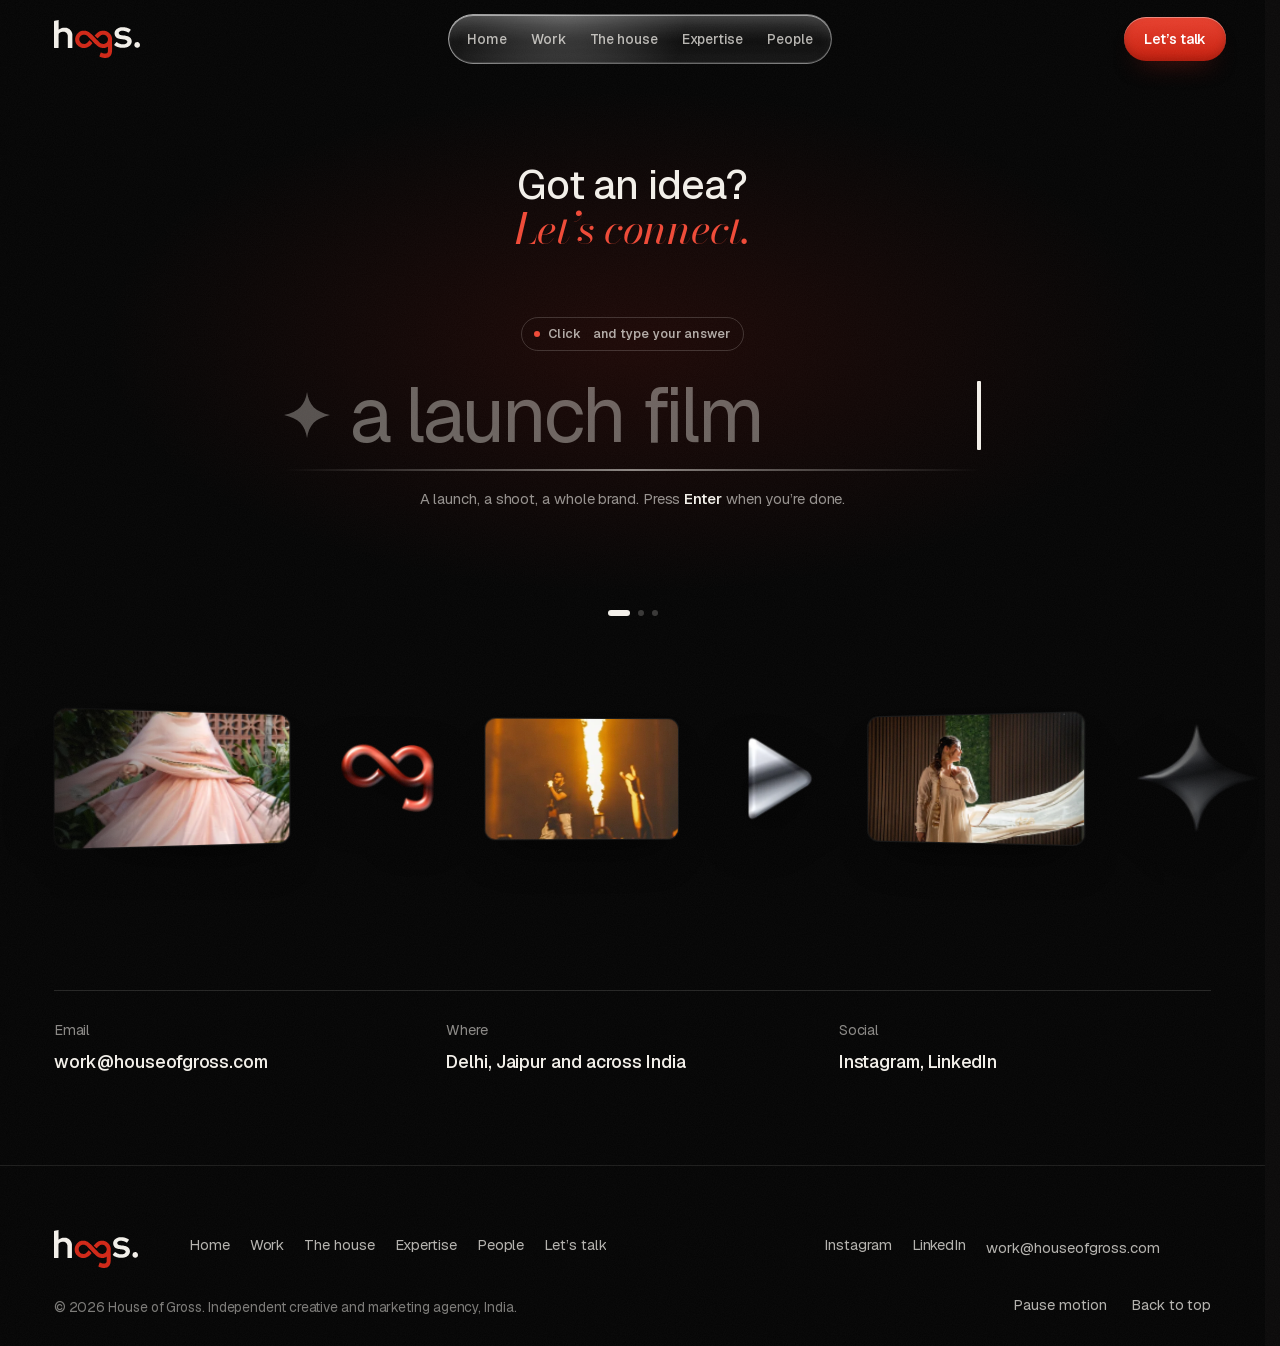
<file: contact.html>
<!doctype html>
<html lang="en" data-theme="dark">
<head>
<meta charset="utf-8">
<meta name="viewport" content="width=device-width, initial-scale=1, viewport-fit=cover">
<title>Contact HOGS | Start a project anywhere in India</title>
<meta name="description" content="Start a project with HOGS, the creative and marketing agency working across India. Email work@houseofgross.com or send a short brief from this page.">
<meta name="theme-color" content="#0b0a0a">
<meta name="color-scheme" content="light dark">
<meta name="robots" content="index, follow">
<link rel="canonical" href="https://hogs-house-of-gross.impressivecart1.chatgpt.site/contact.html">
<meta property="og:title" content="Contact HOGS | Start a project anywhere in India">
<meta property="og:description" content="Start a project with HOGS, the creative and marketing agency working across India. Email work@houseofgross.com or send a short brief from this page.">
<meta property="og:url" content="https://hogs-house-of-gross.impressivecart1.chatgpt.site/contact.html">
<meta property="og:site_name" content="HOGS, House of Gross">
<meta property="og:type" content="website">
<meta property="og:image" content="https://hogs-house-of-gross.impressivecart1.chatgpt.site/assets/og/contact.jpg">
<meta property="og:image:width" content="1200">
<meta property="og:image:height" content="630">
<meta property="og:image:alt" content="A red veil glowing around a silhouetted figure">
<meta name="twitter:card" content="summary_large_image">
<meta name="twitter:title" content="Contact HOGS | Start a project anywhere in India">
<meta name="twitter:description" content="Start a project with HOGS, the creative and marketing agency working across India. Email work@houseofgross.com or send a short brief from this page.">
<meta name="twitter:image" content="https://hogs-house-of-gross.impressivecart1.chatgpt.site/assets/og/contact.jpg">
<link rel="icon" href="favicon.svg" type="image/svg+xml">
<link rel="apple-touch-icon" href="assets/apple-touch-icon.png">
<link rel="preload" href="assets/fonts/geist-latin.woff2" as="font" type="font/woff2" crossorigin>
<link rel="preload" href="assets/fonts/bodoni-moda-italic-latin.woff2" as="font" type="font/woff2" crossorigin>
<link rel="stylesheet" href="assets/hogs.css">
<script>document.documentElement.classList.add('js','is-wiping');setTimeout(function(){document.documentElement.classList.remove('is-wiping')},4000)</script>
</head>
<body class="pg-contact">
<div class="wipe" aria-hidden="true" data-wipe>
  <svg class="wipe__svg" viewBox="0 0 1000 1000" preserveAspectRatio="none"><path class="wipe__path" d="M43 259C296 11.5688 994 -3 922.994 498.259C851.988 999.517 281.229 1004.28 123 767C-35.2287 529.721 179 259 472 259C765 259 792 498.259 659 654C526 809.741 319 755 285 669.001C251 583.001 299 452 496 452C693 452 876.073 639.171 935 937.001"/></svg>
  <img class="wipe__mark" src="assets/hogs-logo-white.svg" alt="" width="240" height="108">
</div>
<div class="cursor" aria-hidden="true" data-cursor-el><div class="cursor__card"><span class="cursor__run"><span data-cursor-txt>View</span><span data-cursor-txt>View</span></span></div></div>
<div class="toast" role="status" aria-live="polite" data-toast></div>
<div class="grain" aria-hidden="true"></div>
<svg class="defs" aria-hidden="true" width="0" height="0" focusable="false"><filter id="hogs-goo" x="0" y="0" width="100%" height="100%" color-interpolation-filters="sRGB"><feComponentTransfer><feFuncA type="linear" slope="22" intercept="-10"/></feComponentTransfer></filter></svg>
<a class="skip" href="#main">Skip to content</a>
<header class="nav" data-nav>
  <a class="nav__logo" href="index.html" aria-label="HOGS home"><img class="logo logo--on-dark" src="assets/hogs-logo-light.svg" alt="" width="112" height="50"><img class="logo logo--on-light" src="assets/hogs-logo-dark.svg" alt="" width="112" height="50"></a>
  <div class="nav__pill glass" data-glass>
    <nav class="nav__links" aria-label="Primary"><a href="index.html" data-draw><span class="roll"><span class="roll__a">Home</span><span class="roll__b" aria-hidden="true">Home</span></span></a><a href="work.html" data-draw><span class="roll"><span class="roll__a">Work</span><span class="roll__b" aria-hidden="true">Work</span></span></a><a href="about.html" data-draw><span class="roll"><span class="roll__a">The house</span><span class="roll__b" aria-hidden="true">The house</span></span></a><a href="expertise.html" data-draw><span class="roll"><span class="roll__a">Expertise</span><span class="roll__b" aria-hidden="true">Expertise</span></span></a><a href="people.html" data-draw><span class="roll"><span class="roll__a">People</span><span class="roll__b" aria-hidden="true">People</span></span></a></nav>
    <span class="nav__progress" aria-hidden="true"></span>
  </div>
  <div class="nav__end">
    <a class="btn btn--red nav__cta" href="contact.html" aria-current="page" data-magnetic><span class="roll"><span class="roll__a">Let’s talk</span><span class="roll__b" aria-hidden="true">Let’s talk</span></span></a>
    <button class="nav__burger glass" type="button" aria-expanded="false" aria-controls="menu" data-burger>
      <span class="sr-only">Open menu</span><i aria-hidden="true"></i><i aria-hidden="true"></i>
    </button>
  </div>
</header>
<div class="menu" id="menu" role="dialog" aria-modal="true" aria-label="Site menu" hidden data-menu>
  <div class="menu__glass"></div>
  <nav class="menu__inner" aria-label="Mobile">
    <ol class="menu__list"><li><a href="index.html"><span class="menu__idx" aria-hidden="true">01</span><span class="menu__label">Home</span></a></li><li><a href="work.html"><span class="menu__idx" aria-hidden="true">02</span><span class="menu__label">Work</span></a></li><li><a href="about.html"><span class="menu__idx" aria-hidden="true">03</span><span class="menu__label">The house</span></a></li><li><a href="expertise.html"><span class="menu__idx" aria-hidden="true">04</span><span class="menu__label">Expertise</span></a></li><li><a href="people.html"><span class="menu__idx" aria-hidden="true">05</span><span class="menu__label">People</span></a></li><li><a href="contact.html" aria-current="page"><span class="menu__idx" aria-hidden="true">06</span><span class="menu__label">Let’s talk</span></a></li></ol>
    <div class="menu__foot">
      <a href="mailto:work@houseofgross.com">work@houseofgross.com</a>
      <div class="menu__social"><a href="https://www.instagram.com/hogs.bharat" target="_blank" rel="noopener noreferrer">Instagram</a><a href="https://www.linkedin.com/in/house-of-gross-394339412/" target="_blank" rel="noopener noreferrer">LinkedIn</a></div>
      <button class="menu__close" type="button" data-menu-close>Close menu</button>
    </div>
  </nav>
</div>
<main id="main" tabindex="-1">

<div class="ct" data-theme="dark">
  <section class="convo convo--page" data-convo aria-labelledby="cv-page-title">
  <h1 id="cv-page-title" class="convo__h" data-inktext>Got an idea?<br><em>Let’s connect.</em></h1>
  <form class="convo__form" novalidate data-convo-form>
    <div class="convo__step is-on" data-step="0">
      <span class="convo__tap" aria-hidden="true"><i></i><span class="t-fine">Click</span><span class="t-touch">Tap</span>&nbsp;and type your answer</span>
      <label class="sr-only" for="cv-page-idea">What are we making?</label>
      <div class="convo__field"><span class="convo__icon"><svg viewBox="0 0 20 20" aria-hidden="true"><path d="M10 0c.8 5.6 3.6 8.6 10 10-6.4 1.4-9.2 4.4-10 10-.8-5.6-3.6-8.6-10-10 6.4-1.4 9.2-4.4 10-10z" fill="currentColor"/></svg></span><input class="convo__input" id="cv-page-idea" name="idea" type="text" autocomplete="off" placeholder="your idea" maxlength="120" enterkeyhint="next" aria-describedby="cv-page-hint0"><i class="convo__caret" aria-hidden="true"></i></div>
      <p class="convo__hint" id="cv-page-hint0">A launch, a shoot, a whole brand. Press <b>Enter</b> when you’re done.</p>
      <button class="convo__ok" type="button" data-convo-next>Okay <svg viewBox="0 0 16 16" aria-hidden="true"><path d="M3 8h10M9 4l4 4-4 4" fill="none" stroke="currentColor" stroke-width="1.6" stroke-linecap="round" stroke-linejoin="round"/></svg></button>
    </div>
    <div class="convo__step" data-step="1" hidden>
      <label class="sr-only" for="cv-page-budget">Rough budget in rupees (optional)</label>
      <div class="convo__field"><span class="convo__icon"><svg viewBox="0 0 24 24" aria-hidden="true"><circle cx="12" cy="12" r="11" fill="currentColor"/><path d="M8 7h8M8 10.5h8M11 7c3.2 0 3.2 7-1 7H8.5l6 4" fill="none" stroke="var(--convo-bg)" stroke-width="1.8" stroke-linecap="round" stroke-linejoin="round"/></svg></span><input class="convo__input" id="cv-page-budget" name="budget" type="text" inputmode="numeric" autocomplete="off" placeholder="your budget" maxlength="16" enterkeyhint="next" aria-describedby="cv-page-hint1"><i class="convo__caret" aria-hidden="true"></i></div>
      <p class="convo__hint" id="cv-page-hint1">A rough number in rupees helps. Not sure yet? Skip it.</p>
      <div class="convo__row"><button class="convo__ghost" type="button" data-convo-skip>Not sure yet</button><button class="convo__ok" type="button" data-convo-next>Okay <svg viewBox="0 0 16 16" aria-hidden="true"><path d="M3 8h10M9 4l4 4-4 4" fill="none" stroke="currentColor" stroke-width="1.6" stroke-linecap="round" stroke-linejoin="round"/></svg></button></div>
    </div>
    <div class="convo__step" data-step="2" hidden>
      <label class="sr-only" for="cv-page-email">Your email</label>
      <div class="convo__field"><span class="convo__icon"><svg viewBox="0 0 24 24" aria-hidden="true"><rect x="1.5" y="4" width="21" height="16" rx="3.5" fill="currentColor"/><path d="M5 8l7 5 7-5" fill="none" stroke="var(--convo-bg)" stroke-width="1.8" stroke-linecap="round" stroke-linejoin="round"/></svg></span><input class="convo__input" id="cv-page-email" name="email" type="email" inputmode="email" autocomplete="email" placeholder="your email" enterkeyhint="send" aria-describedby="cv-page-hint2"><i class="convo__caret" aria-hidden="true"></i></div>
      <p class="convo__hint" id="cv-page-hint2">Where should we reply?</p>
      <button class="convo__ok convo__ok--send" type="submit">Send the brief <svg viewBox="0 0 16 16" aria-hidden="true"><path d="M3 8h10M9 4l4 4-4 4" fill="none" stroke="currentColor" stroke-width="1.6" stroke-linecap="round" stroke-linejoin="round"/></svg></button>
    </div>
    <div class="convo__step convo__done" data-step="3" hidden tabindex="-1">
      <span class="convo__check"><svg viewBox="0 0 24 24" aria-hidden="true"><circle cx="12" cy="12" r="11" fill="currentColor"/><path d="M7 12.5l3.2 3.2L17 9" fill="none" stroke="var(--convo-bg)" stroke-width="2" stroke-linecap="round" stroke-linejoin="round"/></svg></span>
      <p class="convo__done-h">Brief ready.</p>
      <p class="convo__done-p" data-convo-note>Your email app should open with it filled in. Hit send and it reaches us.</p>
      <div class="convo__row"><button class="convo__ghost" type="button" data-convo-copy>Copy it instead</button><button class="convo__ghost" type="button" data-convo-again>Start over</button></div>
    </div>
    <p class="convo__err" role="alert" data-convo-err></p>
    <ol class="convo__dots" aria-hidden="true"><li class="is-on"></li><li></li><li></li></ol>
    <p class="sr-only" aria-live="polite" data-convo-live></p>
  </form>
  <div class="strip" data-strip aria-hidden="true"><div class="strip__track"><span class="strip__item strip__item--chrome"><img src="assets/img/chrome-star.webp" alt="" width="240" height="240" loading="lazy" decoding="async"></span><span class="strip__item strip__item--photo" style="--tone:#240602"><img src="assets/img/w28-480.webp" alt="" width="930" height="1400" loading="lazy" decoding="async"></span><span class="strip__item strip__item--chrome"><img src="assets/img/chrome-cursor.webp" alt="" width="240" height="240" loading="lazy" decoding="async"></span><span class="strip__item strip__item--photo" style="--tone:#111c21"><img src="assets/img/w18-512.webp" alt="" width="1024" height="1024" loading="lazy" decoding="async"></span><span class="strip__item strip__item--chrome"><img src="assets/img/chrome-mail.webp" alt="" width="240" height="240" loading="lazy" decoding="async"></span><span class="strip__item strip__item--photo" style="--tone:#483d32"><img src="assets/img/w22-480.webp" alt="" width="930" height="1400" loading="lazy" decoding="async"></span><span class="strip__item strip__item--chrome"><img src="assets/img/chrome-loopred.webp" alt="" width="240" height="240" loading="lazy" decoding="async"></span><span class="strip__item strip__item--photo" style="--tone:#452c15"><img src="assets/img/w10-512.webp" alt="" width="1024" height="1024" loading="lazy" decoding="async"></span><span class="strip__item strip__item--chrome"><img src="assets/img/chrome-play.webp" alt="" width="240" height="240" loading="lazy" decoding="async"></span><span class="strip__item strip__item--photo" style="--tone:#2f271f"><img src="assets/img/w35-700.webp" alt="" width="1400" height="933" loading="lazy" decoding="async"></span><span class="strip__item strip__item--chrome"><img src="assets/img/chrome-star.webp" alt="" width="240" height="240" loading="lazy" decoding="async"></span><span class="strip__item strip__item--photo" style="--tone:#312712"><img src="assets/img/w12-512.webp" alt="" width="1024" height="1024" loading="lazy" decoding="async"></span><span class="strip__item strip__item--chrome"><img src="assets/img/chrome-loop.webp" alt="" width="240" height="240" loading="lazy" decoding="async"></span><span class="strip__item strip__item--photo" style="--tone:#513418"><img src="assets/img/w30-480.webp" alt="" width="930" height="1400" loading="lazy" decoding="async"></span></div></div>
</section>
  <section class="ct__facts wrap" aria-label="Other ways to reach us">
    <dl>
      <div><dt>Email</dt><dd><a href="mailto:work@houseofgross.com" data-draw>work@houseofgross.com</a></dd></div>
      <div><dt>Where</dt><dd>Delhi, Jaipur and across India</dd></div>
      <div><dt>Social</dt><dd><a href="https://www.instagram.com/hogs.bharat" target="_blank" rel="noopener noreferrer" data-draw>Instagram</a>, <a href="https://www.linkedin.com/in/house-of-gross-394339412/" target="_blank" rel="noopener noreferrer" data-draw>LinkedIn</a></dd></div>
    </dl>
  </section>
</div>

</main>
<footer class="foot" data-foot data-theme="dark">
  <section class="convo convo--foot" data-convo aria-labelledby="cv-foot-title">
  <h2 id="cv-foot-title" class="convo__h" data-inktext>Got a brief?<br><em>Let’s get connected.</em></h2>
  <form class="convo__form" novalidate data-convo-form>
    <div class="convo__step is-on" data-step="0">
      <span class="convo__tap" aria-hidden="true"><i></i><span class="t-fine">Click</span><span class="t-touch">Tap</span>&nbsp;and type your answer</span>
      <label class="sr-only" for="cv-foot-idea">What are we making?</label>
      <div class="convo__field"><span class="convo__icon"><svg viewBox="0 0 20 20" aria-hidden="true"><path d="M10 0c.8 5.6 3.6 8.6 10 10-6.4 1.4-9.2 4.4-10 10-.8-5.6-3.6-8.6-10-10 6.4-1.4 9.2-4.4 10-10z" fill="currentColor"/></svg></span><input class="convo__input" id="cv-foot-idea" name="idea" type="text" autocomplete="off" placeholder="your idea" maxlength="120" enterkeyhint="next" aria-describedby="cv-foot-hint0"><i class="convo__caret" aria-hidden="true"></i></div>
      <p class="convo__hint" id="cv-foot-hint0">A launch, a shoot, a whole brand. Press <b>Enter</b> when you’re done.</p>
      <button class="convo__ok" type="button" data-convo-next>Okay <svg viewBox="0 0 16 16" aria-hidden="true"><path d="M3 8h10M9 4l4 4-4 4" fill="none" stroke="currentColor" stroke-width="1.6" stroke-linecap="round" stroke-linejoin="round"/></svg></button>
    </div>
    <div class="convo__step" data-step="1" hidden>
      <label class="sr-only" for="cv-foot-budget">Rough budget in rupees (optional)</label>
      <div class="convo__field"><span class="convo__icon"><svg viewBox="0 0 24 24" aria-hidden="true"><circle cx="12" cy="12" r="11" fill="currentColor"/><path d="M8 7h8M8 10.5h8M11 7c3.2 0 3.2 7-1 7H8.5l6 4" fill="none" stroke="var(--convo-bg)" stroke-width="1.8" stroke-linecap="round" stroke-linejoin="round"/></svg></span><input class="convo__input" id="cv-foot-budget" name="budget" type="text" inputmode="numeric" autocomplete="off" placeholder="your budget" maxlength="16" enterkeyhint="next" aria-describedby="cv-foot-hint1"><i class="convo__caret" aria-hidden="true"></i></div>
      <p class="convo__hint" id="cv-foot-hint1">A rough number in rupees helps. Not sure yet? Skip it.</p>
      <div class="convo__row"><button class="convo__ghost" type="button" data-convo-skip>Not sure yet</button><button class="convo__ok" type="button" data-convo-next>Okay <svg viewBox="0 0 16 16" aria-hidden="true"><path d="M3 8h10M9 4l4 4-4 4" fill="none" stroke="currentColor" stroke-width="1.6" stroke-linecap="round" stroke-linejoin="round"/></svg></button></div>
    </div>
    <div class="convo__step" data-step="2" hidden>
      <label class="sr-only" for="cv-foot-email">Your email</label>
      <div class="convo__field"><span class="convo__icon"><svg viewBox="0 0 24 24" aria-hidden="true"><rect x="1.5" y="4" width="21" height="16" rx="3.5" fill="currentColor"/><path d="M5 8l7 5 7-5" fill="none" stroke="var(--convo-bg)" stroke-width="1.8" stroke-linecap="round" stroke-linejoin="round"/></svg></span><input class="convo__input" id="cv-foot-email" name="email" type="email" inputmode="email" autocomplete="email" placeholder="your email" enterkeyhint="send" aria-describedby="cv-foot-hint2"><i class="convo__caret" aria-hidden="true"></i></div>
      <p class="convo__hint" id="cv-foot-hint2">Where should we reply?</p>
      <button class="convo__ok convo__ok--send" type="submit">Send the brief <svg viewBox="0 0 16 16" aria-hidden="true"><path d="M3 8h10M9 4l4 4-4 4" fill="none" stroke="currentColor" stroke-width="1.6" stroke-linecap="round" stroke-linejoin="round"/></svg></button>
    </div>
    <div class="convo__step convo__done" data-step="3" hidden tabindex="-1">
      <span class="convo__check"><svg viewBox="0 0 24 24" aria-hidden="true"><circle cx="12" cy="12" r="11" fill="currentColor"/><path d="M7 12.5l3.2 3.2L17 9" fill="none" stroke="var(--convo-bg)" stroke-width="2" stroke-linecap="round" stroke-linejoin="round"/></svg></span>
      <p class="convo__done-h">Brief ready.</p>
      <p class="convo__done-p" data-convo-note>Your email app should open with it filled in. Hit send and it reaches us.</p>
      <div class="convo__row"><button class="convo__ghost" type="button" data-convo-copy>Copy it instead</button><button class="convo__ghost" type="button" data-convo-again>Start over</button></div>
    </div>
    <p class="convo__err" role="alert" data-convo-err></p>
    <ol class="convo__dots" aria-hidden="true"><li class="is-on"></li><li></li><li></li></ol>
    <p class="sr-only" aria-live="polite" data-convo-live></p>
  </form>
  <div class="strip" data-strip aria-hidden="true"><div class="strip__track"><span class="strip__item strip__item--chrome"><img src="assets/img/chrome-star.webp" alt="" width="240" height="240" loading="lazy" decoding="async"></span><span class="strip__item strip__item--photo" style="--tone:#240602"><img src="assets/img/w28-480.webp" alt="" width="930" height="1400" loading="lazy" decoding="async"></span><span class="strip__item strip__item--chrome"><img src="assets/img/chrome-cursor.webp" alt="" width="240" height="240" loading="lazy" decoding="async"></span><span class="strip__item strip__item--photo" style="--tone:#111c21"><img src="assets/img/w18-512.webp" alt="" width="1024" height="1024" loading="lazy" decoding="async"></span><span class="strip__item strip__item--chrome"><img src="assets/img/chrome-mail.webp" alt="" width="240" height="240" loading="lazy" decoding="async"></span><span class="strip__item strip__item--photo" style="--tone:#483d32"><img src="assets/img/w22-480.webp" alt="" width="930" height="1400" loading="lazy" decoding="async"></span><span class="strip__item strip__item--chrome"><img src="assets/img/chrome-loopred.webp" alt="" width="240" height="240" loading="lazy" decoding="async"></span><span class="strip__item strip__item--photo" style="--tone:#452c15"><img src="assets/img/w10-512.webp" alt="" width="1024" height="1024" loading="lazy" decoding="async"></span><span class="strip__item strip__item--chrome"><img src="assets/img/chrome-play.webp" alt="" width="240" height="240" loading="lazy" decoding="async"></span><span class="strip__item strip__item--photo" style="--tone:#2f271f"><img src="assets/img/w35-700.webp" alt="" width="1400" height="933" loading="lazy" decoding="async"></span><span class="strip__item strip__item--chrome"><img src="assets/img/chrome-star.webp" alt="" width="240" height="240" loading="lazy" decoding="async"></span><span class="strip__item strip__item--photo" style="--tone:#312712"><img src="assets/img/w12-512.webp" alt="" width="1024" height="1024" loading="lazy" decoding="async"></span><span class="strip__item strip__item--chrome"><img src="assets/img/chrome-loop.webp" alt="" width="240" height="240" loading="lazy" decoding="async"></span><span class="strip__item strip__item--photo" style="--tone:#513418"><img src="assets/img/w30-480.webp" alt="" width="930" height="1400" loading="lazy" decoding="async"></span></div></div>
</section>
  <div class="foot__base">
    <a class="foot__logo" href="index.html" aria-label="HOGS home"><img class="logo logo--on-dark" src="assets/hogs-logo-light.svg" alt="" width="112" height="50"><img class="logo logo--on-light" src="assets/hogs-logo-dark.svg" alt="" width="112" height="50"></a>
    <nav class="foot__nav" aria-label="Footer">
      <a href="index.html" data-draw><span class="roll"><span class="roll__a">Home</span><span class="roll__b" aria-hidden="true">Home</span></span></a><a href="work.html" data-draw><span class="roll"><span class="roll__a">Work</span><span class="roll__b" aria-hidden="true">Work</span></span></a><a href="about.html" data-draw><span class="roll"><span class="roll__a">The house</span><span class="roll__b" aria-hidden="true">The house</span></span></a><a href="expertise.html" data-draw><span class="roll"><span class="roll__a">Expertise</span><span class="roll__b" aria-hidden="true">Expertise</span></span></a><a href="people.html" data-draw><span class="roll"><span class="roll__a">People</span><span class="roll__b" aria-hidden="true">People</span></span></a><a href="contact.html" data-draw><span class="roll"><span class="roll__a">Let’s talk</span><span class="roll__b" aria-hidden="true">Let’s talk</span></span></a>
    </nav>
    <div class="foot__nav foot__nav--out">
      <a href="https://www.instagram.com/hogs.bharat" target="_blank" rel="noopener noreferrer" data-draw><span class="roll"><span class="roll__a">Instagram</span><span class="roll__b" aria-hidden="true">Instagram</span></span></a><a href="https://www.linkedin.com/in/house-of-gross-394339412/" target="_blank" rel="noopener noreferrer" data-draw><span class="roll"><span class="roll__a">LinkedIn</span><span class="roll__b" aria-hidden="true">LinkedIn</span></span></a>
      <button class="copy-email" type="button" data-copy="work@houseofgross.com" aria-label="Copy email address work@houseofgross.com"><span class="copy-email__text">work@houseofgross.com</span><span class="copy-email__done" aria-hidden="true">Copied</span></button>
    </div>
    <p class="foot__legal">© 2026 House of Gross. Independent creative and marketing agency, India.</p>
    <div class="foot__tools">
      <button class="motion-toggle" type="button" data-motion-toggle aria-pressed="false" aria-label="Pause motion"><span class="roll"><span class="roll__a">Pause motion</span><span class="roll__b" aria-hidden="true">Pause motion</span></span></button>
      <a href="#main" data-top><span class="roll"><span class="roll__a">Back to top</span><span class="roll__b" aria-hidden="true">Back to top</span></span></a>
    </div>
  </div>
</footer>
<script type="application/ld+json">{"@context": "https://schema.org", "@type": "Organization", "name": "HOGS, House of Gross", "alternateName": "House of Gross", "url": "https://hogs-house-of-gross.impressivecart1.chatgpt.site", "logo": "https://hogs-house-of-gross.impressivecart1.chatgpt.site/assets/hogs-logo.png", "email": "work@houseofgross.com", "address": {"@type": "PostalAddress", "addressCountry": "IN"}, "areaServed": "IN", "sameAs": ["https://www.instagram.com/hogs.bharat", "https://www.linkedin.com/in/house-of-gross-394339412/"]}</script>
<script src="assets/hogs.js" defer></script>
</body>
</html>
</file>
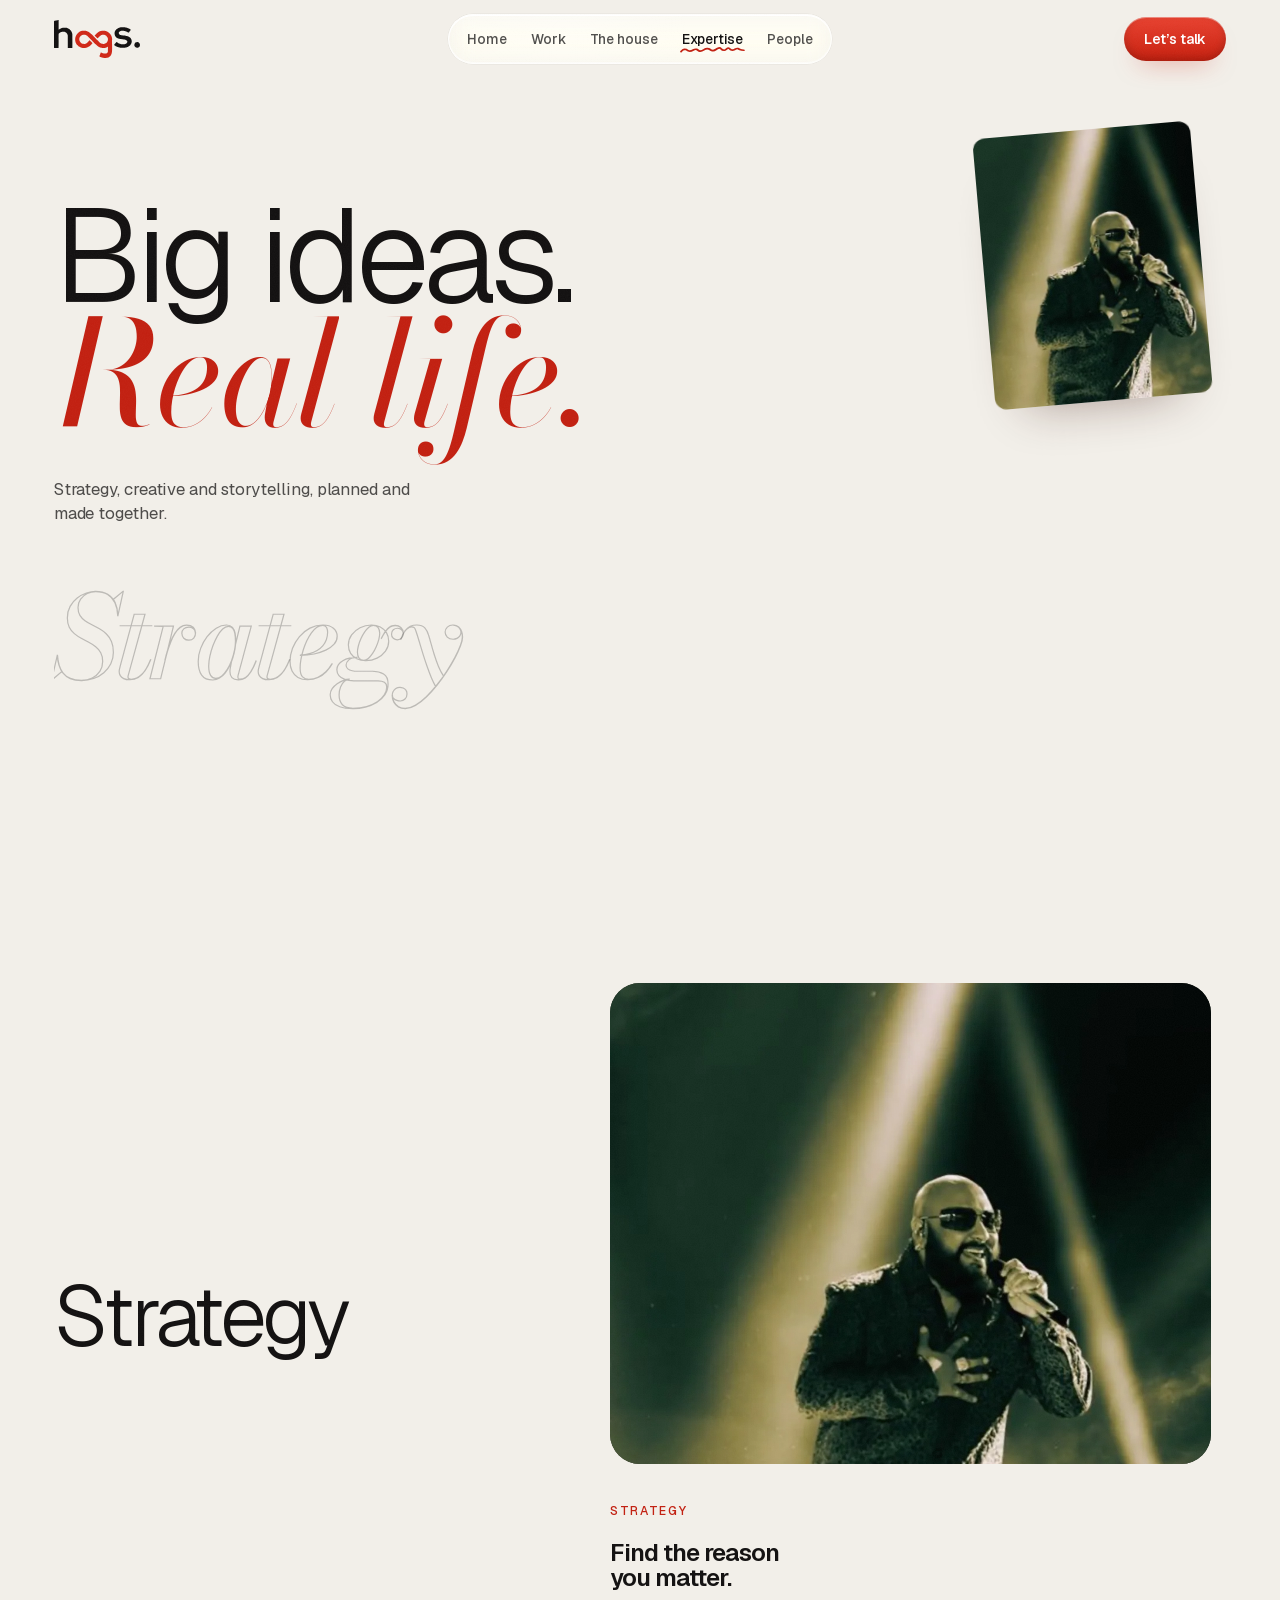
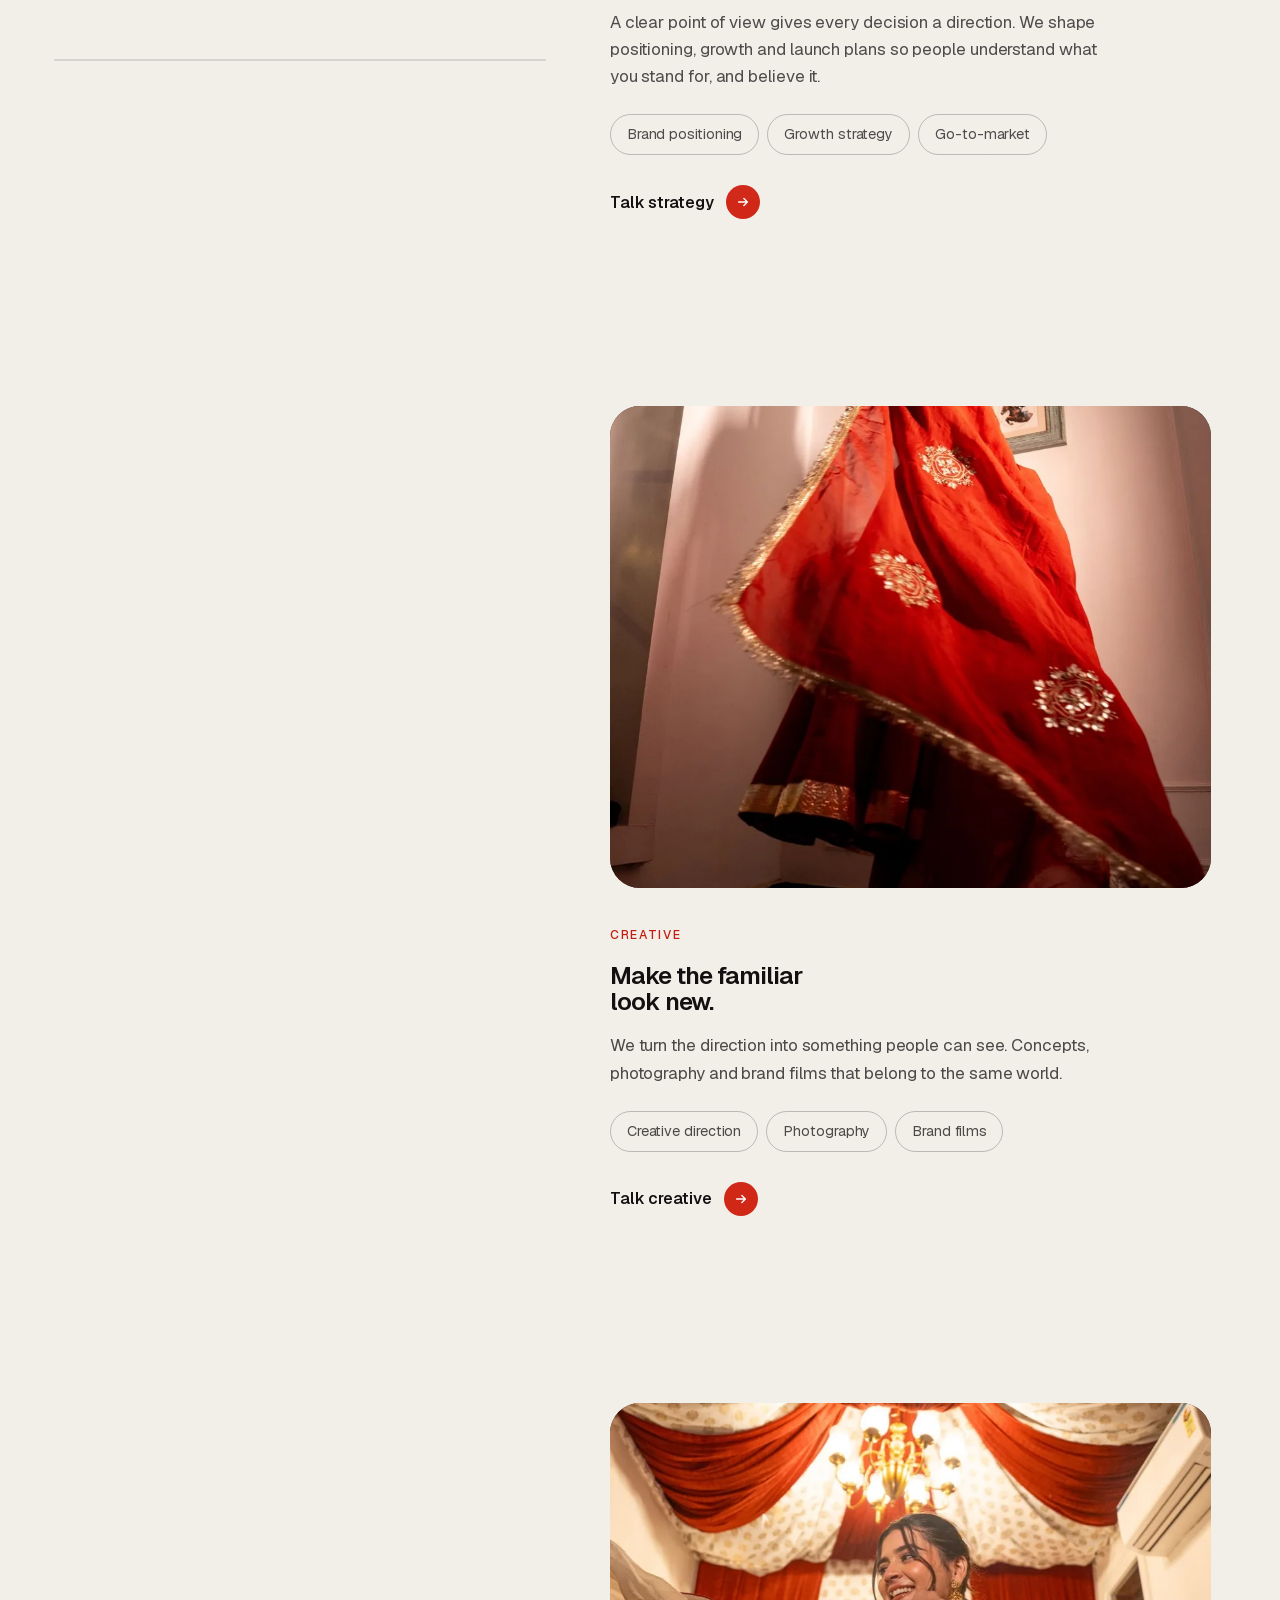
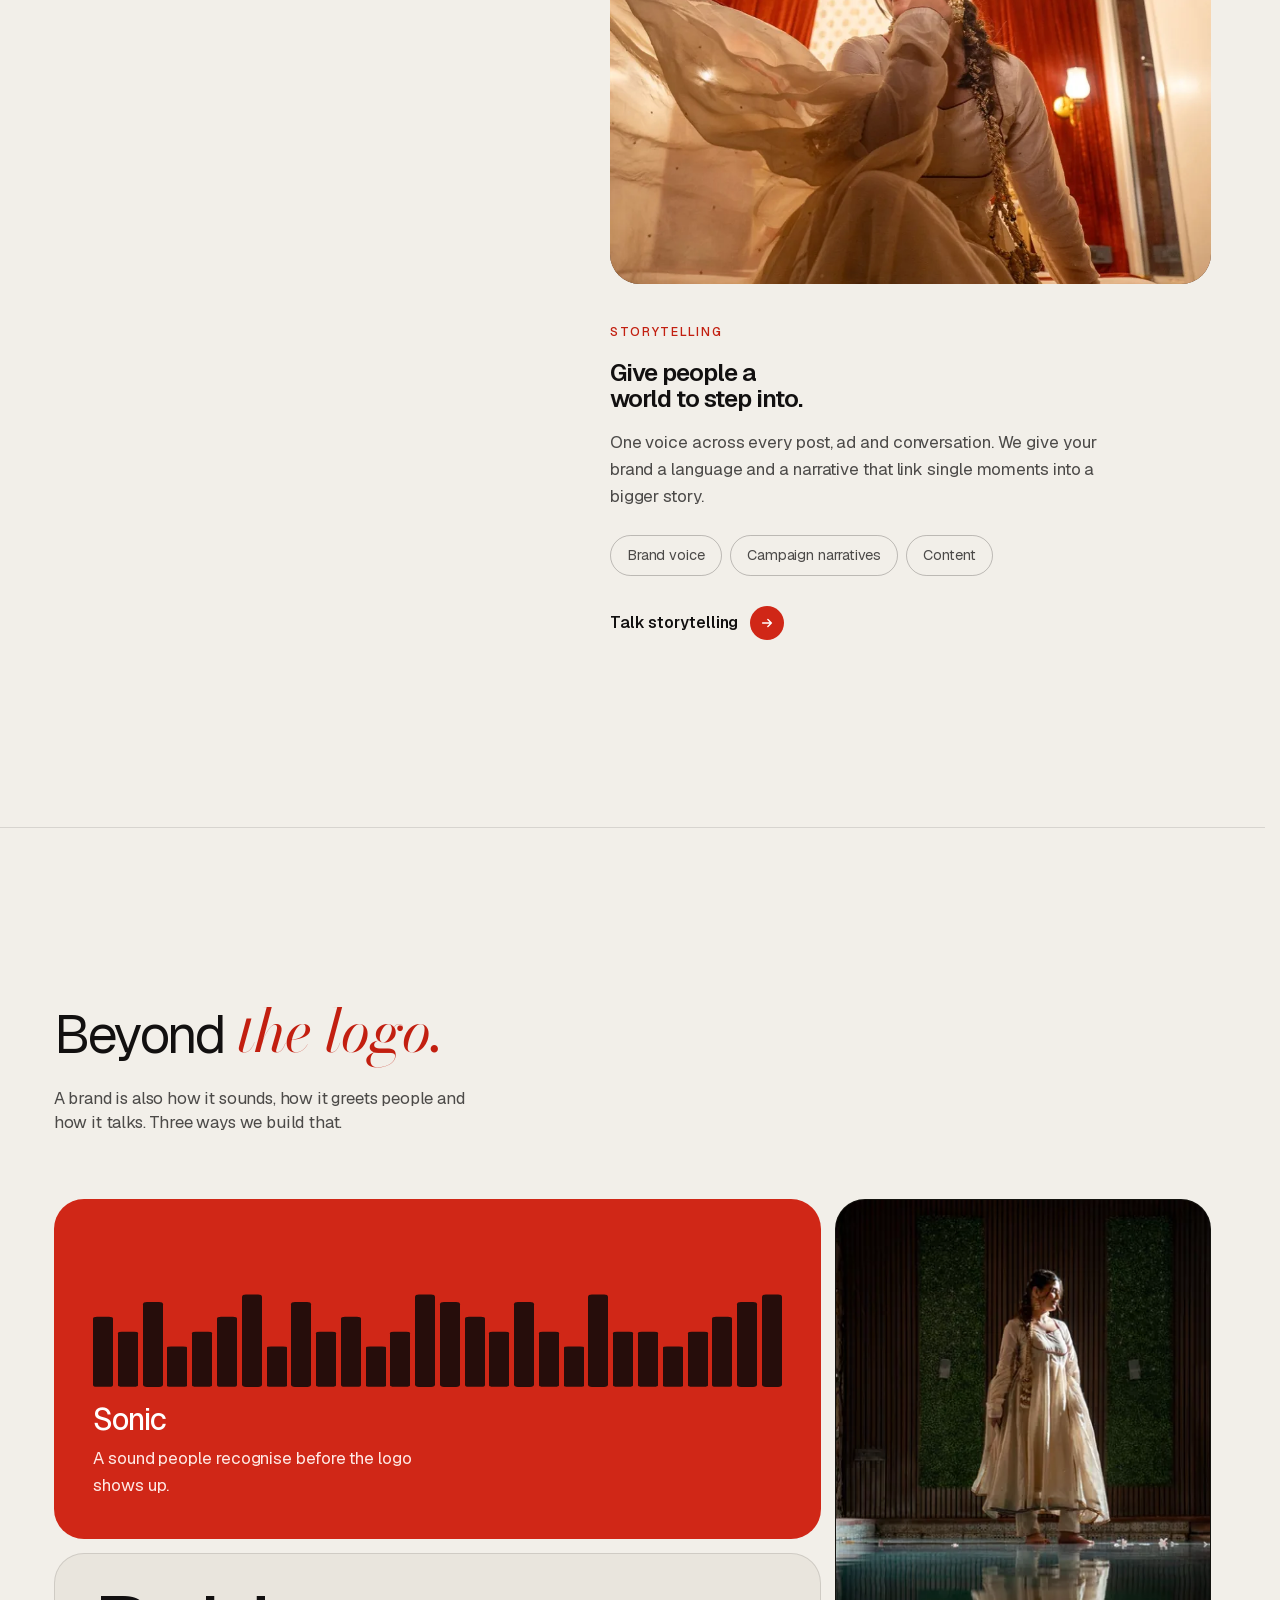
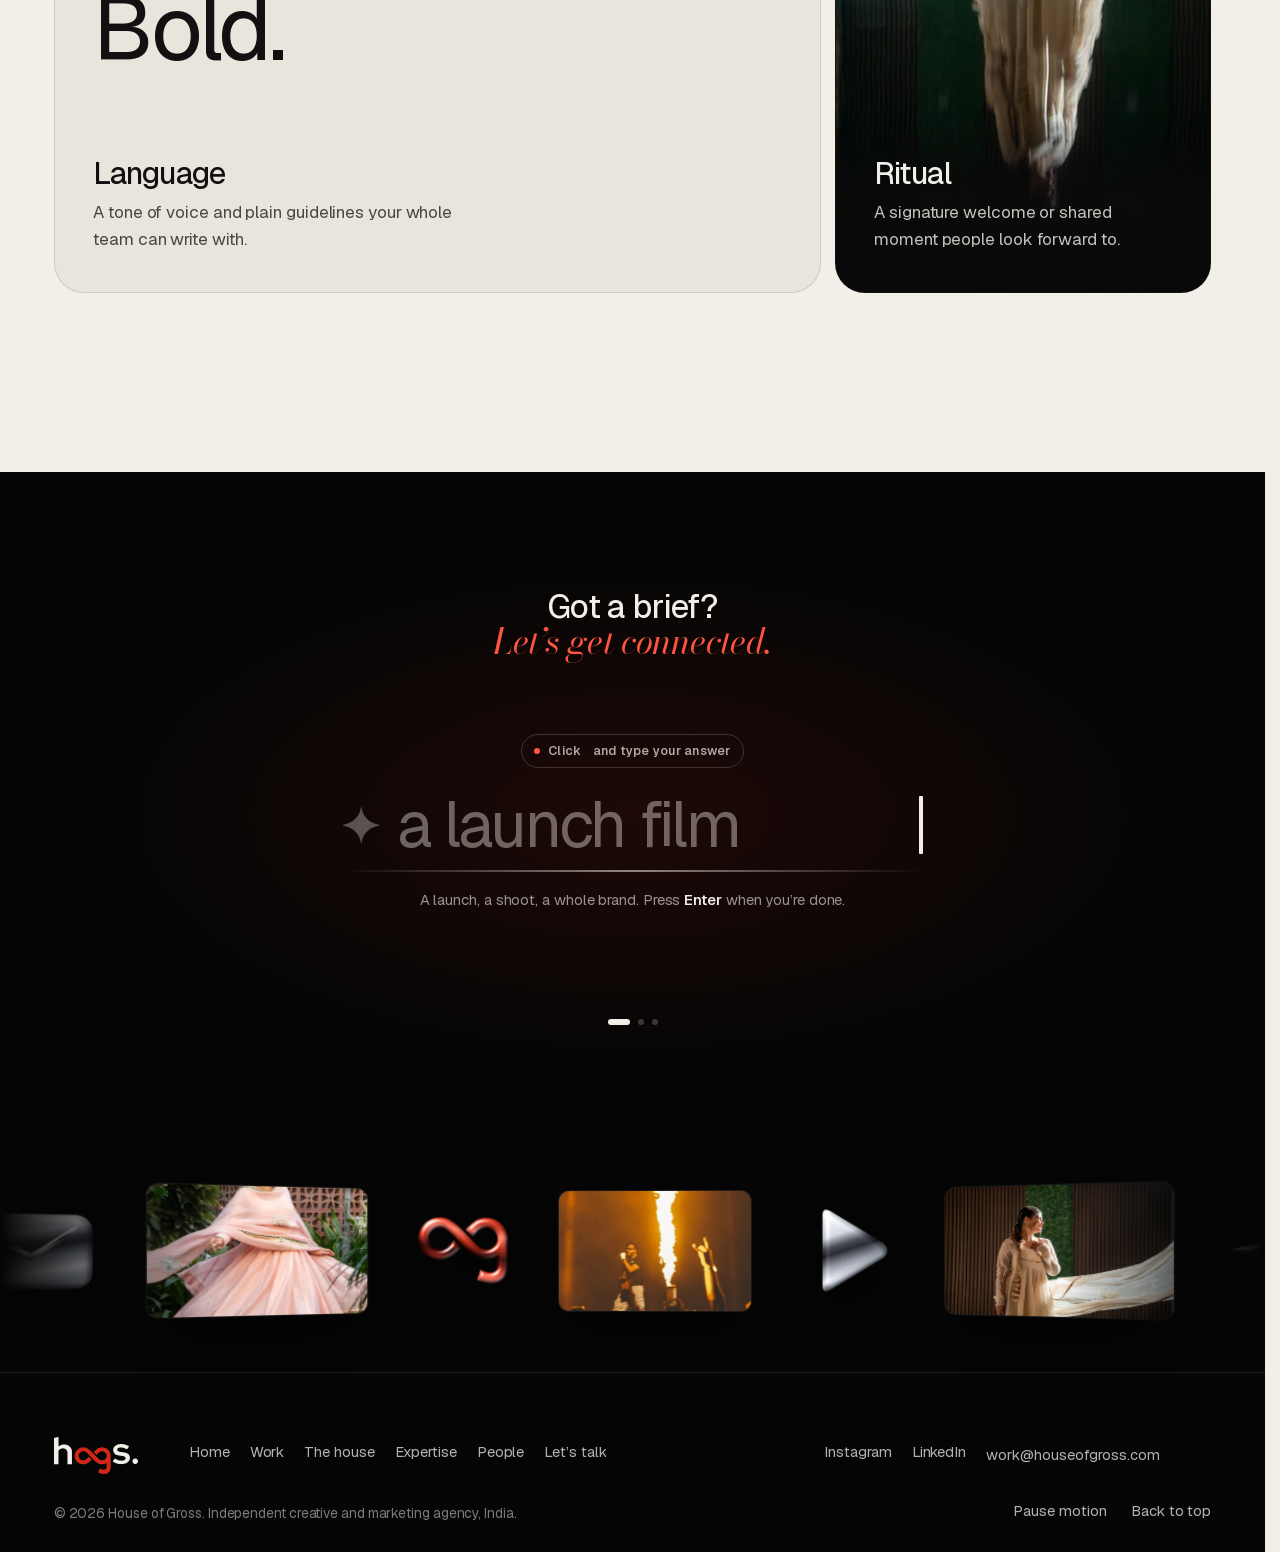
<file: expertise.html>
<!doctype html>
<html lang="en" data-theme="light">
<head>
<meta charset="utf-8">
<meta name="viewport" content="width=device-width, initial-scale=1, viewport-fit=cover">
<title>Brand strategy, creative and storytelling | HOGS India</title>
<meta name="description" content="Strategy, creative and storytelling from HOGS: positioning, photography, brand films, voice and campaign narratives.">
<meta name="theme-color" content="#f2efe9">
<meta name="color-scheme" content="light dark">
<meta name="robots" content="index, follow">
<link rel="canonical" href="https://hogs-house-of-gross.impressivecart1.chatgpt.site/expertise.html">
<meta property="og:title" content="Brand strategy, creative and storytelling | HOGS India">
<meta property="og:description" content="Strategy, creative and storytelling from HOGS: positioning, photography, brand films, voice and campaign narratives.">
<meta property="og:url" content="https://hogs-house-of-gross.impressivecart1.chatgpt.site/expertise.html">
<meta property="og:site_name" content="HOGS, House of Gross">
<meta property="og:type" content="website">
<meta property="og:image" content="https://hogs-house-of-gross.impressivecart1.chatgpt.site/assets/og/expertise.jpg">
<meta property="og:image:width" content="1200">
<meta property="og:image:height" content="630">
<meta property="og:image:alt" content="A red dupatta in motion inside a white room">
<meta name="twitter:card" content="summary_large_image">
<meta name="twitter:title" content="Brand strategy, creative and storytelling | HOGS India">
<meta name="twitter:description" content="Strategy, creative and storytelling from HOGS: positioning, photography, brand films, voice and campaign narratives.">
<meta name="twitter:image" content="https://hogs-house-of-gross.impressivecart1.chatgpt.site/assets/og/expertise.jpg">
<link rel="icon" href="favicon.svg" type="image/svg+xml">
<link rel="apple-touch-icon" href="assets/apple-touch-icon.png">
<link rel="preload" href="assets/fonts/geist-latin.woff2" as="font" type="font/woff2" crossorigin>
<link rel="preload" href="assets/fonts/bodoni-moda-italic-latin.woff2" as="font" type="font/woff2" crossorigin>
<link rel="stylesheet" href="assets/hogs.css">
<script>document.documentElement.classList.add('js','is-wiping');setTimeout(function(){document.documentElement.classList.remove('is-wiping')},4000)</script>
</head>
<body class="pg-exp">
<div class="wipe" aria-hidden="true" data-wipe>
  <svg class="wipe__svg" viewBox="0 0 1000 1000" preserveAspectRatio="none"><path class="wipe__path" d="M43 259C296 11.5688 994 -3 922.994 498.259C851.988 999.517 281.229 1004.28 123 767C-35.2287 529.721 179 259 472 259C765 259 792 498.259 659 654C526 809.741 319 755 285 669.001C251 583.001 299 452 496 452C693 452 876.073 639.171 935 937.001"/></svg>
  <img class="wipe__mark" src="assets/hogs-logo-white.svg" alt="" width="240" height="108">
</div>
<div class="cursor" aria-hidden="true" data-cursor-el><div class="cursor__card"><span class="cursor__run"><span data-cursor-txt>View</span><span data-cursor-txt>View</span></span></div></div>
<div class="toast" role="status" aria-live="polite" data-toast></div>
<div class="grain" aria-hidden="true"></div>
<svg class="defs" aria-hidden="true" width="0" height="0" focusable="false"><filter id="hogs-goo" x="0" y="0" width="100%" height="100%" color-interpolation-filters="sRGB"><feComponentTransfer><feFuncA type="linear" slope="22" intercept="-10"/></feComponentTransfer></filter></svg>
<a class="skip" href="#main">Skip to content</a>
<header class="nav" data-nav>
  <a class="nav__logo" href="index.html" aria-label="HOGS home"><img class="logo logo--on-dark" src="assets/hogs-logo-light.svg" alt="" width="112" height="50"><img class="logo logo--on-light" src="assets/hogs-logo-dark.svg" alt="" width="112" height="50"></a>
  <div class="nav__pill glass" data-glass>
    <nav class="nav__links" aria-label="Primary"><a href="index.html" data-draw><span class="roll"><span class="roll__a">Home</span><span class="roll__b" aria-hidden="true">Home</span></span></a><a href="work.html" data-draw><span class="roll"><span class="roll__a">Work</span><span class="roll__b" aria-hidden="true">Work</span></span></a><a href="about.html" data-draw><span class="roll"><span class="roll__a">The house</span><span class="roll__b" aria-hidden="true">The house</span></span></a><a href="expertise.html" data-draw aria-current="page"><span class="roll"><span class="roll__a">Expertise</span><span class="roll__b" aria-hidden="true">Expertise</span></span></a><a href="people.html" data-draw><span class="roll"><span class="roll__a">People</span><span class="roll__b" aria-hidden="true">People</span></span></a></nav>
    <span class="nav__progress" aria-hidden="true"></span>
  </div>
  <div class="nav__end">
    <a class="btn btn--red nav__cta" href="contact.html" data-magnetic><span class="roll"><span class="roll__a">Let’s talk</span><span class="roll__b" aria-hidden="true">Let’s talk</span></span></a>
    <button class="nav__burger glass" type="button" aria-expanded="false" aria-controls="menu" data-burger>
      <span class="sr-only">Open menu</span><i aria-hidden="true"></i><i aria-hidden="true"></i>
    </button>
  </div>
</header>
<div class="menu" id="menu" role="dialog" aria-modal="true" aria-label="Site menu" hidden data-menu>
  <div class="menu__glass"></div>
  <nav class="menu__inner" aria-label="Mobile">
    <ol class="menu__list"><li><a href="index.html"><span class="menu__idx" aria-hidden="true">01</span><span class="menu__label">Home</span></a></li><li><a href="work.html"><span class="menu__idx" aria-hidden="true">02</span><span class="menu__label">Work</span></a></li><li><a href="about.html"><span class="menu__idx" aria-hidden="true">03</span><span class="menu__label">The house</span></a></li><li><a href="expertise.html" aria-current="page"><span class="menu__idx" aria-hidden="true">04</span><span class="menu__label">Expertise</span></a></li><li><a href="people.html"><span class="menu__idx" aria-hidden="true">05</span><span class="menu__label">People</span></a></li><li><a href="contact.html"><span class="menu__idx" aria-hidden="true">06</span><span class="menu__label">Let’s talk</span></a></li></ol>
    <div class="menu__foot">
      <a href="mailto:work@houseofgross.com">work@houseofgross.com</a>
      <div class="menu__social"><a href="https://www.instagram.com/hogs.bharat" target="_blank" rel="noopener noreferrer">Instagram</a><a href="https://www.linkedin.com/in/house-of-gross-394339412/" target="_blank" rel="noopener noreferrer">LinkedIn</a></div>
      <button class="menu__close" type="button" data-menu-close>Close menu</button>
    </div>
  </nav>
</div>
<main id="main" tabindex="-1">

<section class="ph ph--exp" data-theme="light" data-cursor-cards aria-labelledby="exp-title">
  <div class="cc" data-cc aria-hidden="true"><div class="cc__media" data-cc-media><span class="cc__img on"><img src="assets/img/w5-512.webp" alt="" loading="lazy" decoding="async"></span><span class="cc__img"><img src="assets/img/w29-480.webp" alt="" loading="lazy" decoding="async"></span><span class="cc__img"><img src="assets/img/w33-480.webp" alt="" loading="lazy" decoding="async"></span><span class="cc__img"><img src="assets/img/w2-512.webp" alt="" loading="lazy" decoding="async"></span><span class="cc__img"><img src="assets/img/w35-700.webp" alt="" loading="lazy" decoding="async"></span><span class="cc__img"><img src="assets/img/w19-512.webp" alt="" loading="lazy" decoding="async"></span></div></div>
  <div class="wrap">
    <h1 id="exp-title" class="ph__title" data-split="chars" data-proximity data-inktext><span class="line">Big ideas.</span> <span class="line"><em>Real life.</em></span></h1>
    <p class="ph__sub" data-reveal>Strategy, creative and storytelling, planned and made together.</p>
    <div class="ticker" aria-hidden="true"><span class="ticker__w" data-ticker>Strategy</span></div>
  </div>
</section>

<section class="dx" aria-label="Disciplines" data-scene="dx" data-theme="dark">
  <div class="wrap dx__grid">
    <div class="dx__rail" aria-hidden="true">
      <div class="dx__sticky">
        <span class="dx__counter"><span data-dx-num>1</span> / 3</span>
        <div class="dx__names"><span class="dx__big" data-dx-big="0">Strategy</span><span class="dx__big" data-dx-big="1">Creative</span><span class="dx__big" data-dx-big="2">Storytelling</span></div>
        <div class="dx__bar"><span data-dx-bar></span></div>
      </div>
    </div>
    <div class="dx__items">
      <article class="dx__item" id="strategy" data-dx="0" style="--tone:#23281c">
        <figure class="dx__fig"><img src="assets/img/w5-1024.webp" srcset="assets/img/w5-512.webp 512w, assets/img/w5-1024.webp 1024w" sizes="(max-width: 900px) 90vw, 42vw" width="1024" height="1024" alt="Performer in sunglasses lit by a green spotlight" loading="lazy" decoding="async"></figure>
        <div class="dx__text">
          <h2 class="dx__name">Strategy</h2>
          <p class="dx__line">Find the reason you matter.</p>
          <p class="dx__d">A clear point of view gives every decision a direction. We shape positioning, growth and launch plans so people understand what you stand for, and believe it.</p>
          <ul class="dx__tags"><li>Brand positioning</li><li>Growth strategy</li><li>Go-to-market</li></ul>
          <a class="link" href="contact.html?topic=strategy"><span class="roll"><span class="roll__a">Talk strategy</span><span class="roll__b" aria-hidden="true">Talk strategy</span></span></a>
        </div>
      </article>
      <article class="dx__item" id="creative" data-dx="1" style="--tone:#482a23">
        <figure class="dx__fig"><img src="assets/img/w29-930.webp" srcset="assets/img/w29-480.webp 480w, assets/img/w29-930.webp 930w" sizes="(max-width: 900px) 90vw, 42vw" width="930" height="1400" alt="A red dupatta in motion inside a white room" loading="lazy" decoding="async"></figure>
        <div class="dx__text">
          <h2 class="dx__name">Creative</h2>
          <p class="dx__line">Make the familiar look new.</p>
          <p class="dx__d">We turn the direction into something people can see. Concepts, photography and brand films that belong to the same world.</p>
          <ul class="dx__tags"><li>Creative direction</li><li>Photography</li><li>Brand films</li></ul>
          <a class="link" href="contact.html?topic=creative"><span class="roll"><span class="roll__a">Talk creative</span><span class="roll__b" aria-hidden="true">Talk creative</span></span></a>
        </div>
      </article>
      <article class="dx__item" id="storytelling" data-dx="2" style="--tone:#4b2c1d">
        <figure class="dx__fig"><img src="assets/img/w33-930.webp" srcset="assets/img/w33-480.webp 480w, assets/img/w33-930.webp 930w" sizes="(max-width: 900px) 90vw, 42vw" width="930" height="1400" alt="Model in ivory beneath red drapes and a chandelier" loading="lazy" decoding="async"></figure>
        <div class="dx__text">
          <h2 class="dx__name">Storytelling</h2>
          <p class="dx__line">Give people a world to step into.</p>
          <p class="dx__d">One voice across every post, ad and conversation. We give your brand a language and a narrative that link single moments into a bigger story.</p>
          <ul class="dx__tags"><li>Brand voice</li><li>Campaign narratives</li><li>Content</li></ul>
          <a class="link" href="contact.html?topic=storytelling"><span class="roll"><span class="roll__a">Talk storytelling</span><span class="roll__b" aria-hidden="true">Talk storytelling</span></span></a>
        </div>
      </article>
    </div>
  </div>
</section>

<section class="bento" data-theme="dark" aria-labelledby="bento-title">
  <div class="wrap">
    <h2 id="bento-title" class="h2" data-split="words" data-inktext>Beyond <em>the logo.</em></h2>
    <p class="lede bento__lede" data-reveal>A brand is also how it sounds, how it greets people and how it talks. Three ways we build that.</p>
    <div class="bento__grid">
      <article class="bento__cell bento__cell--sonic" data-reveal data-tilt>
        <div class="eq" aria-hidden="true"><i style="--i:0"></i><i style="--i:1"></i><i style="--i:2"></i><i style="--i:3"></i><i style="--i:4"></i><i style="--i:5"></i><i style="--i:6"></i><i style="--i:7"></i><i style="--i:8"></i><i style="--i:9"></i><i style="--i:10"></i><i style="--i:11"></i><i style="--i:12"></i><i style="--i:13"></i><i style="--i:14"></i><i style="--i:15"></i><i style="--i:16"></i><i style="--i:17"></i><i style="--i:18"></i><i style="--i:19"></i><i style="--i:20"></i><i style="--i:21"></i><i style="--i:22"></i><i style="--i:23"></i><i style="--i:24"></i><i style="--i:25"></i><i style="--i:26"></i><i style="--i:27"></i></div>
        <h3>Sonic</h3>
        <p>A sound people recognise before the logo shows up.</p>
      </article>
      <article class="bento__cell bento__cell--ritual" data-reveal data-tilt style="--tone:#15130f">
        <img class="bento__img" src="assets/img/w34-930.webp" srcset="assets/img/w34-480.webp 480w, assets/img/w34-930.webp 930w" sizes="(max-width: 768px) 90vw, 33vw" width="930" height="1400" alt="Model in ivory reflected in a still pool" loading="lazy" decoding="async">
        <div class="bento__over">
          <h3>Ritual</h3>
          <p>A signature welcome or shared moment people look forward to.</p>
        </div>
      </article>
      <article class="bento__cell bento__cell--lang" data-reveal data-tilt>
        <div class="lang" aria-hidden="true"><span>Bold.</span><span>Warm.</span><span>Direct.</span><span>Yours.</span></div>
        <h3>Language</h3>
        <p>A tone of voice and plain guidelines your whole team can write with.</p>
      </article>
    </div>
  </div>
</section>

</main>
<footer class="foot" data-foot data-theme="dark">
  <section class="convo convo--foot" data-convo aria-labelledby="cv-foot-title">
  <h2 id="cv-foot-title" class="convo__h" data-inktext>Got a brief?<br><em>Let’s get connected.</em></h2>
  <form class="convo__form" novalidate data-convo-form>
    <div class="convo__step is-on" data-step="0">
      <span class="convo__tap" aria-hidden="true"><i></i><span class="t-fine">Click</span><span class="t-touch">Tap</span>&nbsp;and type your answer</span>
      <label class="sr-only" for="cv-foot-idea">What are we making?</label>
      <div class="convo__field"><span class="convo__icon"><svg viewBox="0 0 20 20" aria-hidden="true"><path d="M10 0c.8 5.6 3.6 8.6 10 10-6.4 1.4-9.2 4.4-10 10-.8-5.6-3.6-8.6-10-10 6.4-1.4 9.2-4.4 10-10z" fill="currentColor"/></svg></span><input class="convo__input" id="cv-foot-idea" name="idea" type="text" autocomplete="off" placeholder="your idea" maxlength="120" enterkeyhint="next" aria-describedby="cv-foot-hint0"><i class="convo__caret" aria-hidden="true"></i></div>
      <p class="convo__hint" id="cv-foot-hint0">A launch, a shoot, a whole brand. Press <b>Enter</b> when you’re done.</p>
      <button class="convo__ok" type="button" data-convo-next>Okay <svg viewBox="0 0 16 16" aria-hidden="true"><path d="M3 8h10M9 4l4 4-4 4" fill="none" stroke="currentColor" stroke-width="1.6" stroke-linecap="round" stroke-linejoin="round"/></svg></button>
    </div>
    <div class="convo__step" data-step="1" hidden>
      <label class="sr-only" for="cv-foot-budget">Rough budget in rupees (optional)</label>
      <div class="convo__field"><span class="convo__icon"><svg viewBox="0 0 24 24" aria-hidden="true"><circle cx="12" cy="12" r="11" fill="currentColor"/><path d="M8 7h8M8 10.5h8M11 7c3.2 0 3.2 7-1 7H8.5l6 4" fill="none" stroke="var(--convo-bg)" stroke-width="1.8" stroke-linecap="round" stroke-linejoin="round"/></svg></span><input class="convo__input" id="cv-foot-budget" name="budget" type="text" inputmode="numeric" autocomplete="off" placeholder="your budget" maxlength="16" enterkeyhint="next" aria-describedby="cv-foot-hint1"><i class="convo__caret" aria-hidden="true"></i></div>
      <p class="convo__hint" id="cv-foot-hint1">A rough number in rupees helps. Not sure yet? Skip it.</p>
      <div class="convo__row"><button class="convo__ghost" type="button" data-convo-skip>Not sure yet</button><button class="convo__ok" type="button" data-convo-next>Okay <svg viewBox="0 0 16 16" aria-hidden="true"><path d="M3 8h10M9 4l4 4-4 4" fill="none" stroke="currentColor" stroke-width="1.6" stroke-linecap="round" stroke-linejoin="round"/></svg></button></div>
    </div>
    <div class="convo__step" data-step="2" hidden>
      <label class="sr-only" for="cv-foot-email">Your email</label>
      <div class="convo__field"><span class="convo__icon"><svg viewBox="0 0 24 24" aria-hidden="true"><rect x="1.5" y="4" width="21" height="16" rx="3.5" fill="currentColor"/><path d="M5 8l7 5 7-5" fill="none" stroke="var(--convo-bg)" stroke-width="1.8" stroke-linecap="round" stroke-linejoin="round"/></svg></span><input class="convo__input" id="cv-foot-email" name="email" type="email" inputmode="email" autocomplete="email" placeholder="your email" enterkeyhint="send" aria-describedby="cv-foot-hint2"><i class="convo__caret" aria-hidden="true"></i></div>
      <p class="convo__hint" id="cv-foot-hint2">Where should we reply?</p>
      <button class="convo__ok convo__ok--send" type="submit">Send the brief <svg viewBox="0 0 16 16" aria-hidden="true"><path d="M3 8h10M9 4l4 4-4 4" fill="none" stroke="currentColor" stroke-width="1.6" stroke-linecap="round" stroke-linejoin="round"/></svg></button>
    </div>
    <div class="convo__step convo__done" data-step="3" hidden tabindex="-1">
      <span class="convo__check"><svg viewBox="0 0 24 24" aria-hidden="true"><circle cx="12" cy="12" r="11" fill="currentColor"/><path d="M7 12.5l3.2 3.2L17 9" fill="none" stroke="var(--convo-bg)" stroke-width="2" stroke-linecap="round" stroke-linejoin="round"/></svg></span>
      <p class="convo__done-h">Brief ready.</p>
      <p class="convo__done-p" data-convo-note>Your email app should open with it filled in. Hit send and it reaches us.</p>
      <div class="convo__row"><button class="convo__ghost" type="button" data-convo-copy>Copy it instead</button><button class="convo__ghost" type="button" data-convo-again>Start over</button></div>
    </div>
    <p class="convo__err" role="alert" data-convo-err></p>
    <ol class="convo__dots" aria-hidden="true"><li class="is-on"></li><li></li><li></li></ol>
    <p class="sr-only" aria-live="polite" data-convo-live></p>
  </form>
  <div class="strip" data-strip aria-hidden="true"><div class="strip__track"><span class="strip__item strip__item--chrome"><img src="assets/img/chrome-star.webp" alt="" width="240" height="240" loading="lazy" decoding="async"></span><span class="strip__item strip__item--photo" style="--tone:#240602"><img src="assets/img/w28-480.webp" alt="" width="930" height="1400" loading="lazy" decoding="async"></span><span class="strip__item strip__item--chrome"><img src="assets/img/chrome-cursor.webp" alt="" width="240" height="240" loading="lazy" decoding="async"></span><span class="strip__item strip__item--photo" style="--tone:#111c21"><img src="assets/img/w18-512.webp" alt="" width="1024" height="1024" loading="lazy" decoding="async"></span><span class="strip__item strip__item--chrome"><img src="assets/img/chrome-mail.webp" alt="" width="240" height="240" loading="lazy" decoding="async"></span><span class="strip__item strip__item--photo" style="--tone:#483d32"><img src="assets/img/w22-480.webp" alt="" width="930" height="1400" loading="lazy" decoding="async"></span><span class="strip__item strip__item--chrome"><img src="assets/img/chrome-loopred.webp" alt="" width="240" height="240" loading="lazy" decoding="async"></span><span class="strip__item strip__item--photo" style="--tone:#452c15"><img src="assets/img/w10-512.webp" alt="" width="1024" height="1024" loading="lazy" decoding="async"></span><span class="strip__item strip__item--chrome"><img src="assets/img/chrome-play.webp" alt="" width="240" height="240" loading="lazy" decoding="async"></span><span class="strip__item strip__item--photo" style="--tone:#2f271f"><img src="assets/img/w35-700.webp" alt="" width="1400" height="933" loading="lazy" decoding="async"></span><span class="strip__item strip__item--chrome"><img src="assets/img/chrome-star.webp" alt="" width="240" height="240" loading="lazy" decoding="async"></span><span class="strip__item strip__item--photo" style="--tone:#312712"><img src="assets/img/w12-512.webp" alt="" width="1024" height="1024" loading="lazy" decoding="async"></span><span class="strip__item strip__item--chrome"><img src="assets/img/chrome-loop.webp" alt="" width="240" height="240" loading="lazy" decoding="async"></span><span class="strip__item strip__item--photo" style="--tone:#513418"><img src="assets/img/w30-480.webp" alt="" width="930" height="1400" loading="lazy" decoding="async"></span></div></div>
</section>
  <div class="foot__base">
    <a class="foot__logo" href="index.html" aria-label="HOGS home"><img class="logo logo--on-dark" src="assets/hogs-logo-light.svg" alt="" width="112" height="50"><img class="logo logo--on-light" src="assets/hogs-logo-dark.svg" alt="" width="112" height="50"></a>
    <nav class="foot__nav" aria-label="Footer">
      <a href="index.html" data-draw><span class="roll"><span class="roll__a">Home</span><span class="roll__b" aria-hidden="true">Home</span></span></a><a href="work.html" data-draw><span class="roll"><span class="roll__a">Work</span><span class="roll__b" aria-hidden="true">Work</span></span></a><a href="about.html" data-draw><span class="roll"><span class="roll__a">The house</span><span class="roll__b" aria-hidden="true">The house</span></span></a><a href="expertise.html" data-draw><span class="roll"><span class="roll__a">Expertise</span><span class="roll__b" aria-hidden="true">Expertise</span></span></a><a href="people.html" data-draw><span class="roll"><span class="roll__a">People</span><span class="roll__b" aria-hidden="true">People</span></span></a><a href="contact.html" data-draw><span class="roll"><span class="roll__a">Let’s talk</span><span class="roll__b" aria-hidden="true">Let’s talk</span></span></a>
    </nav>
    <div class="foot__nav foot__nav--out">
      <a href="https://www.instagram.com/hogs.bharat" target="_blank" rel="noopener noreferrer" data-draw><span class="roll"><span class="roll__a">Instagram</span><span class="roll__b" aria-hidden="true">Instagram</span></span></a><a href="https://www.linkedin.com/in/house-of-gross-394339412/" target="_blank" rel="noopener noreferrer" data-draw><span class="roll"><span class="roll__a">LinkedIn</span><span class="roll__b" aria-hidden="true">LinkedIn</span></span></a>
      <button class="copy-email" type="button" data-copy="work@houseofgross.com" aria-label="Copy email address work@houseofgross.com"><span class="copy-email__text">work@houseofgross.com</span><span class="copy-email__done" aria-hidden="true">Copied</span></button>
    </div>
    <p class="foot__legal">© 2026 House of Gross. Independent creative and marketing agency, India.</p>
    <div class="foot__tools">
      <button class="motion-toggle" type="button" data-motion-toggle aria-pressed="false" aria-label="Pause motion"><span class="roll"><span class="roll__a">Pause motion</span><span class="roll__b" aria-hidden="true">Pause motion</span></span></button>
      <a href="#main" data-top><span class="roll"><span class="roll__a">Back to top</span><span class="roll__b" aria-hidden="true">Back to top</span></span></a>
    </div>
  </div>
</footer>
<script type="application/ld+json">{"@context": "https://schema.org", "@type": "Organization", "name": "HOGS, House of Gross", "alternateName": "House of Gross", "url": "https://hogs-house-of-gross.impressivecart1.chatgpt.site", "logo": "https://hogs-house-of-gross.impressivecart1.chatgpt.site/assets/hogs-logo.png", "email": "work@houseofgross.com", "address": {"@type": "PostalAddress", "addressCountry": "IN"}, "areaServed": "IN", "sameAs": ["https://www.instagram.com/hogs.bharat", "https://www.linkedin.com/in/house-of-gross-394339412/"]}</script>
<script src="assets/hogs.js" defer></script>
</body>
</html>
</file>
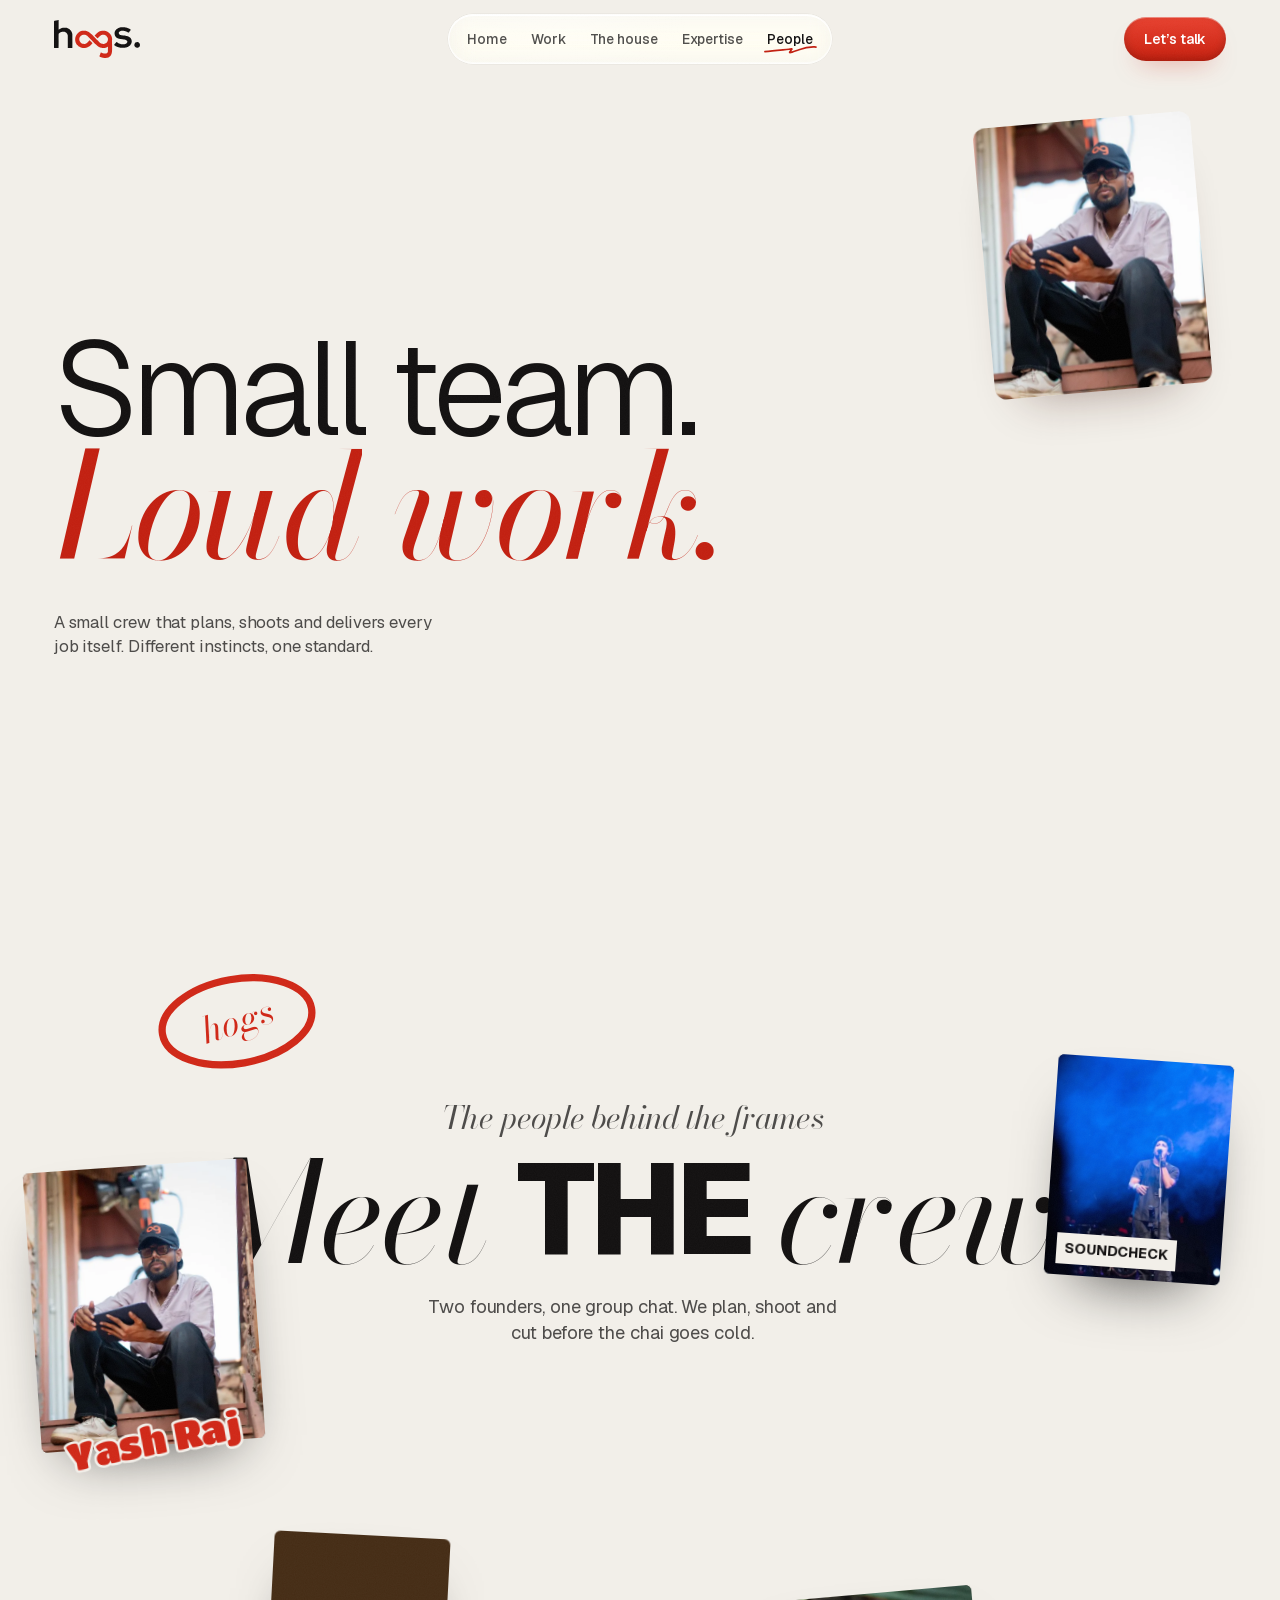
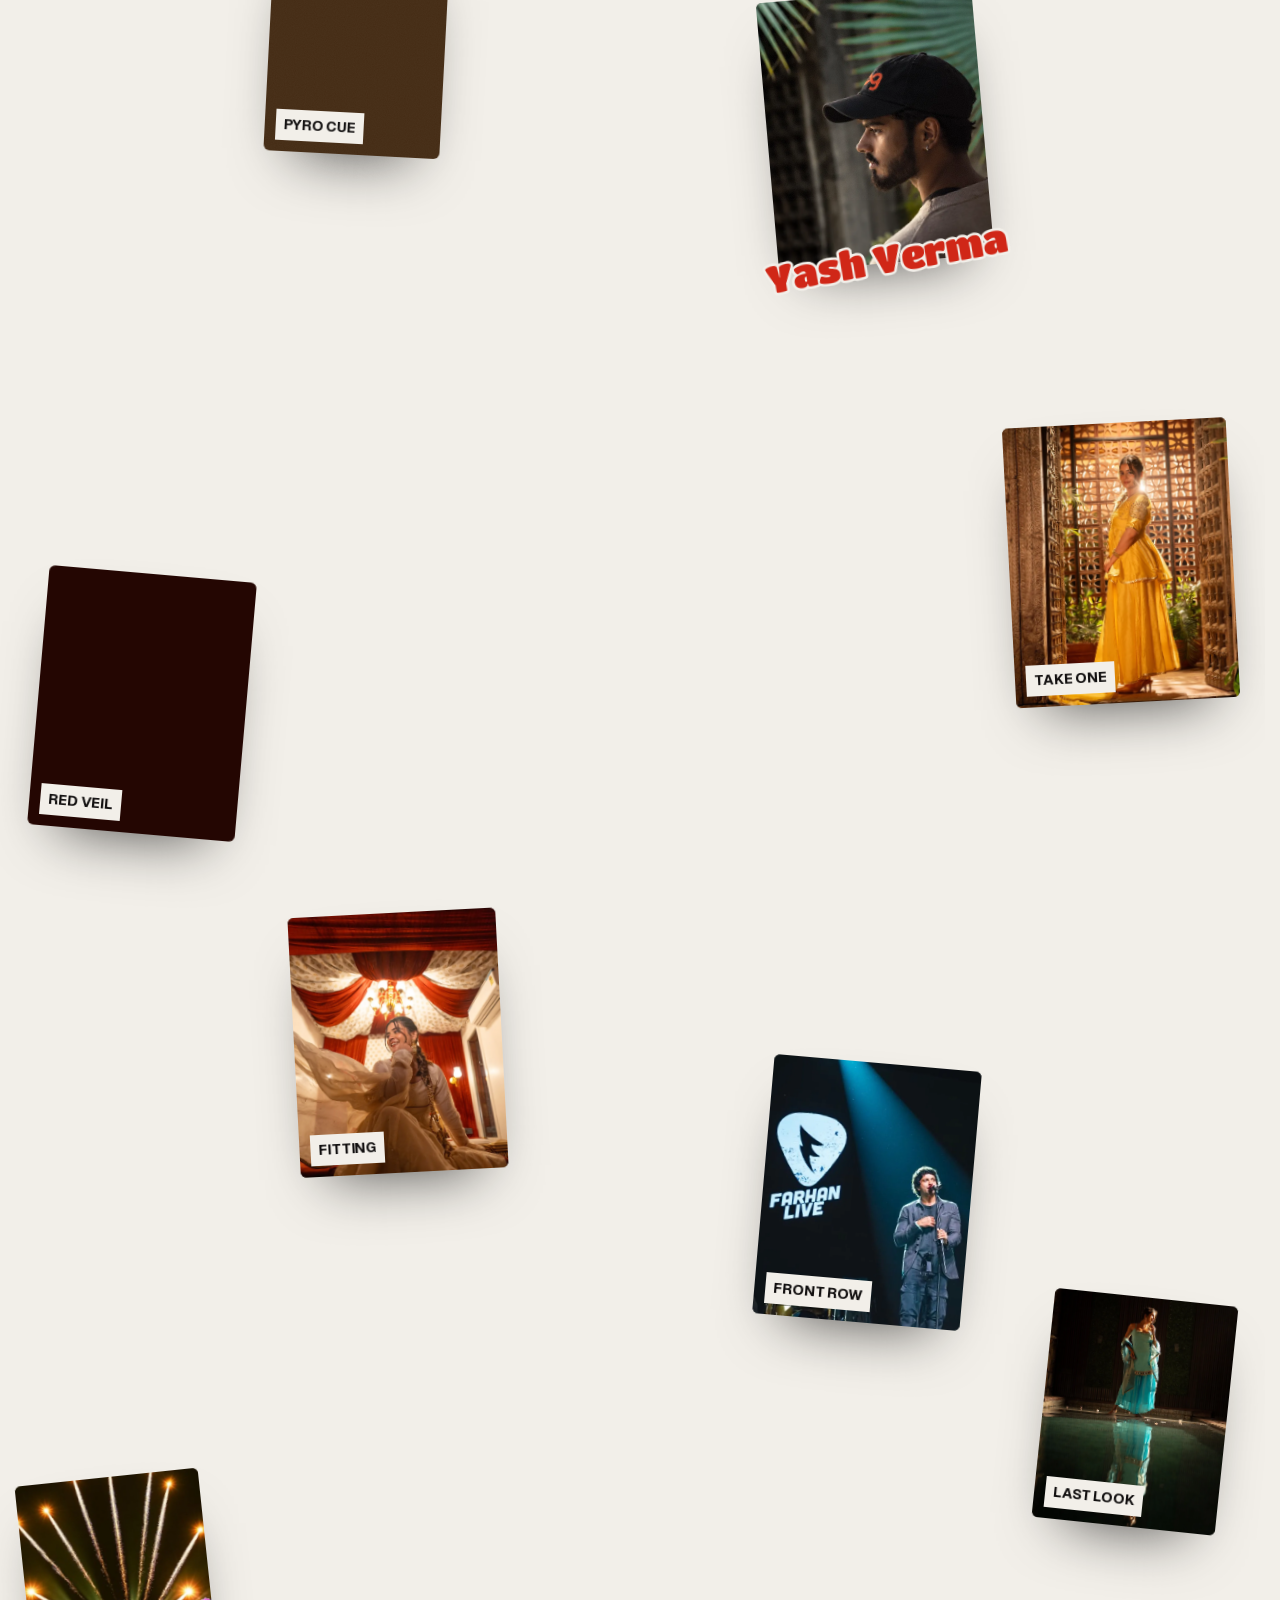
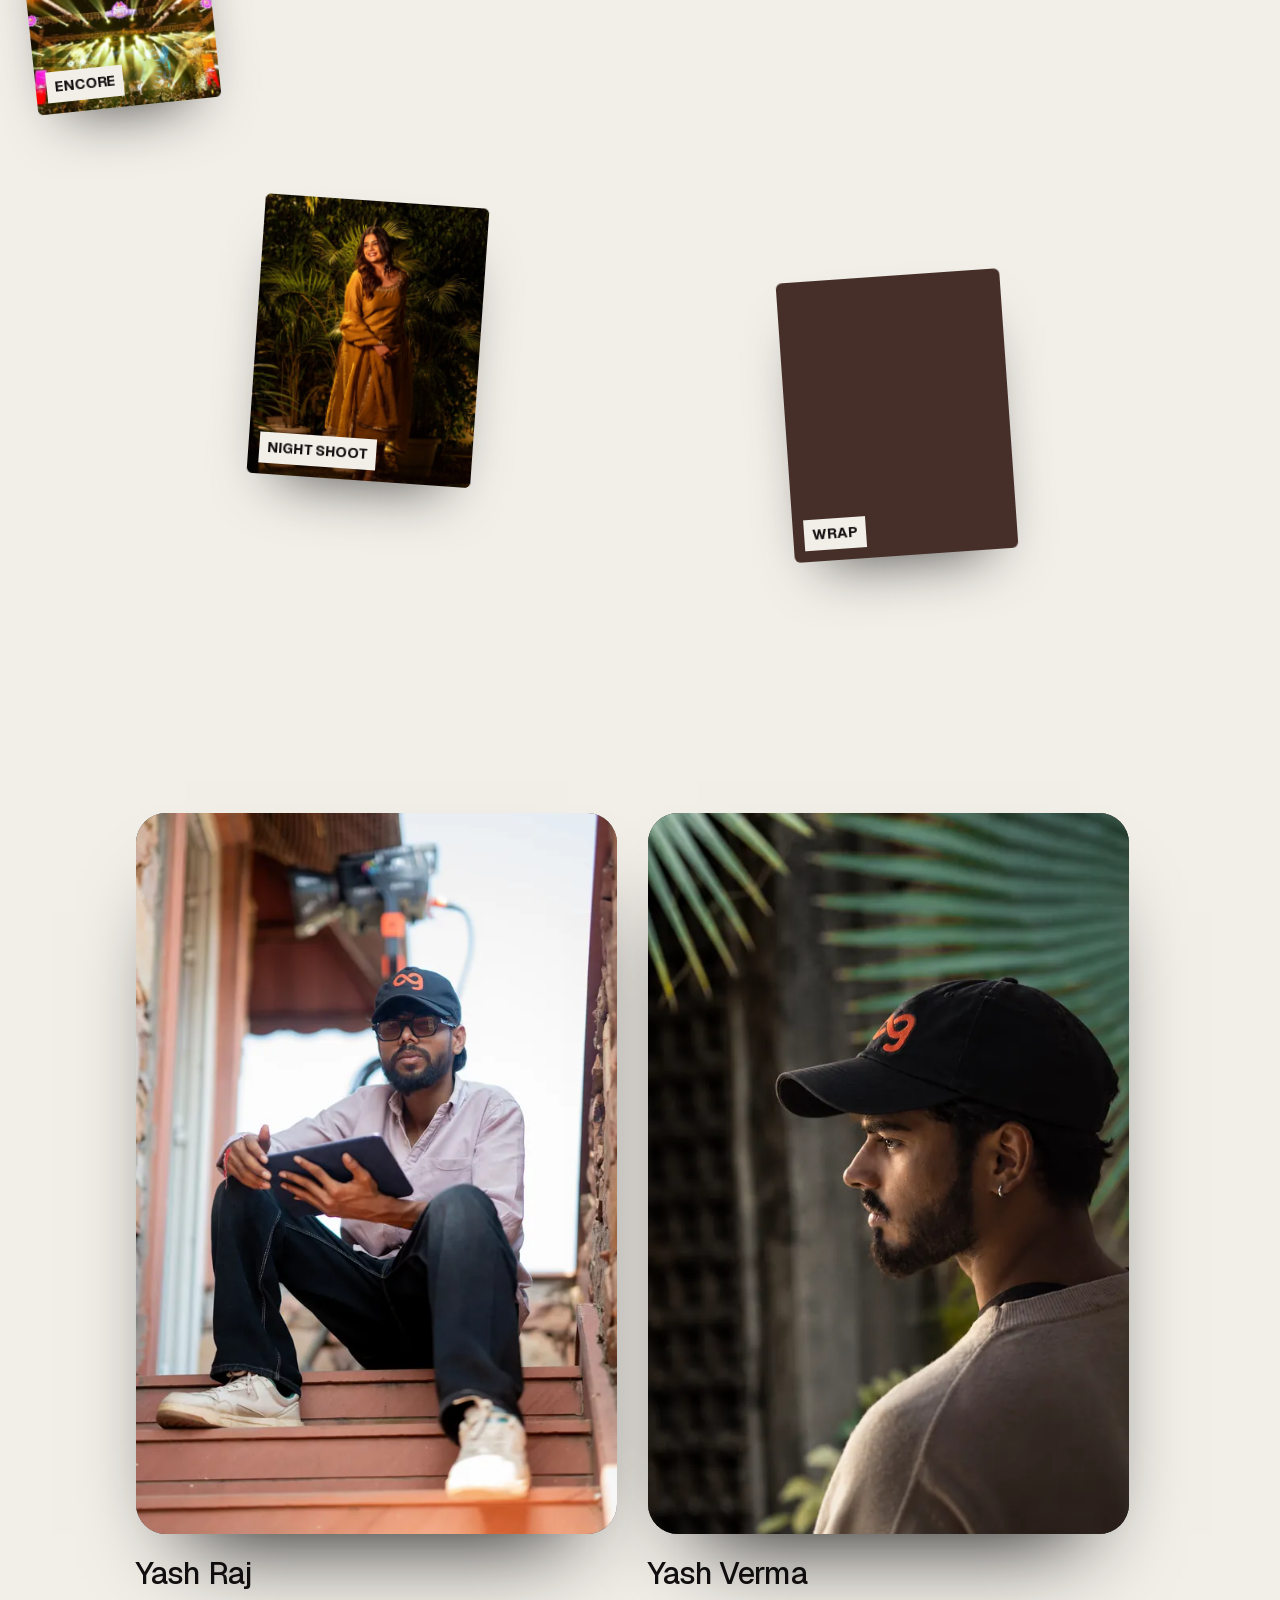
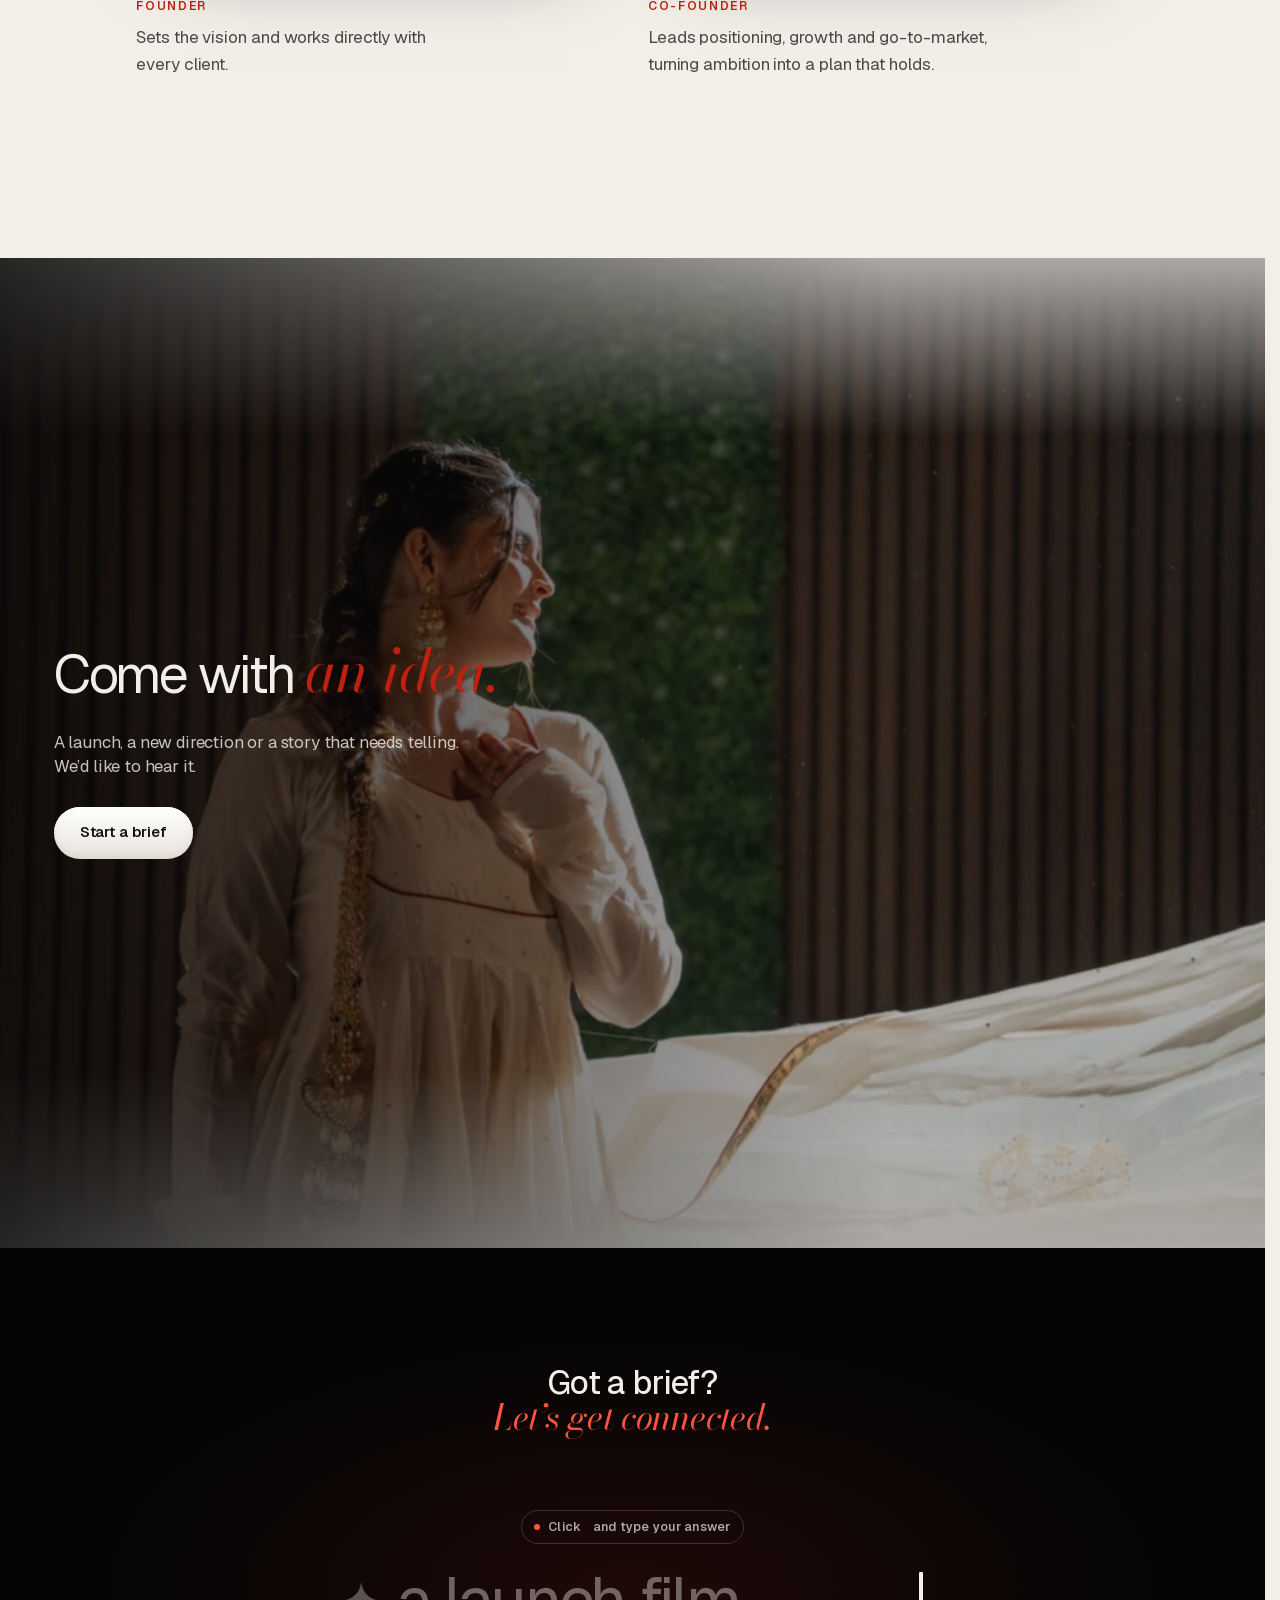
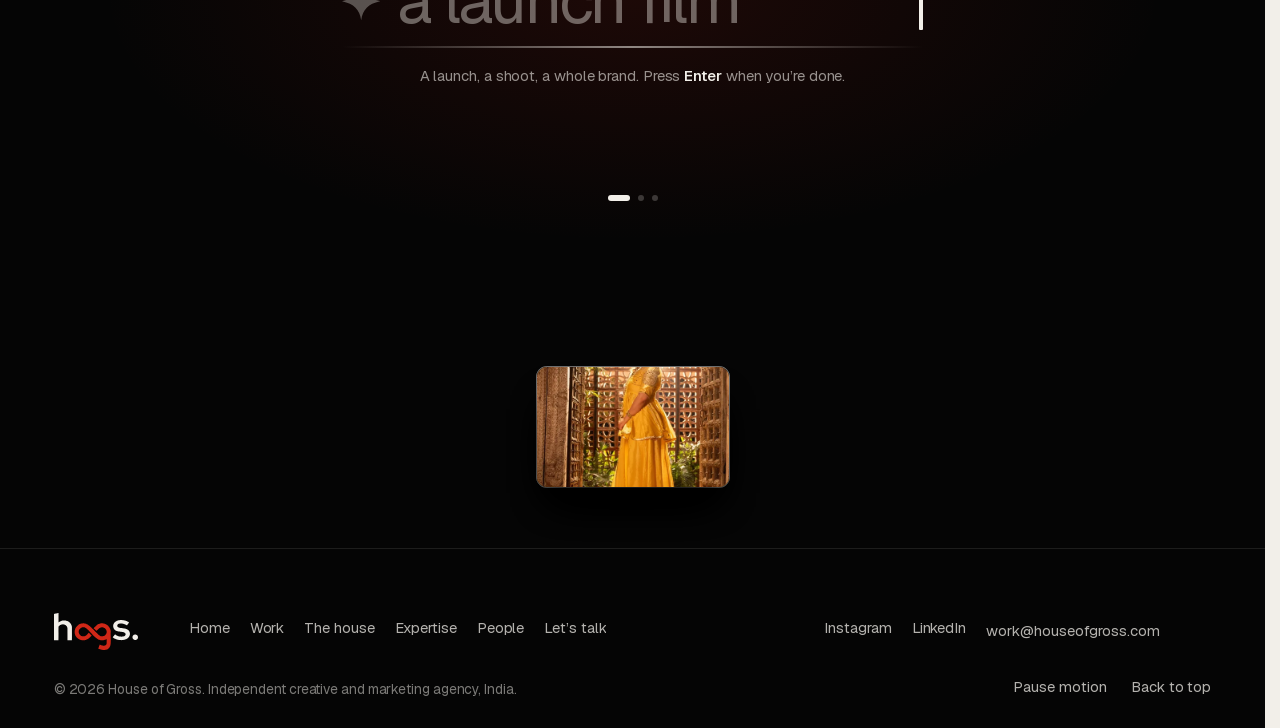
<file: people.html>
<!doctype html>
<html lang="en" data-theme="light">
<head>
<meta charset="utf-8">
<meta name="viewport" content="width=device-width, initial-scale=1, viewport-fit=cover">
<title>The HOGS team: Yash Raj and Yash Verma</title>
<meta name="description" content="Meet Yash Raj and Yash Verma, the founders behind HOGS, a creative and marketing agency in India.">
<meta name="theme-color" content="#f2efe9">
<meta name="color-scheme" content="light dark">
<meta name="robots" content="index, follow">
<link rel="canonical" href="https://hogs-house-of-gross.impressivecart1.chatgpt.site/people.html">
<meta property="og:title" content="The HOGS team: Yash Raj and Yash Verma">
<meta property="og:description" content="Meet Yash Raj and Yash Verma, the founders behind HOGS, a creative and marketing agency in India.">
<meta property="og:url" content="https://hogs-house-of-gross.impressivecart1.chatgpt.site/people.html">
<meta property="og:site_name" content="HOGS, House of Gross">
<meta property="og:type" content="website">
<meta property="og:image" content="https://hogs-house-of-gross.impressivecart1.chatgpt.site/assets/og/people.jpg">
<meta property="og:image:width" content="1200">
<meta property="og:image:height" content="630">
<meta property="og:image:alt" content="Yash Raj and Yash Verma of HOGS">
<meta name="twitter:card" content="summary_large_image">
<meta name="twitter:title" content="The HOGS team: Yash Raj and Yash Verma">
<meta name="twitter:description" content="Meet Yash Raj and Yash Verma, the founders behind HOGS, a creative and marketing agency in India.">
<meta name="twitter:image" content="https://hogs-house-of-gross.impressivecart1.chatgpt.site/assets/og/people.jpg">
<link rel="icon" href="favicon.svg" type="image/svg+xml">
<link rel="apple-touch-icon" href="assets/apple-touch-icon.png">
<link rel="preload" href="assets/fonts/geist-latin.woff2" as="font" type="font/woff2" crossorigin>
<link rel="preload" href="assets/fonts/bodoni-moda-italic-latin.woff2" as="font" type="font/woff2" crossorigin>
<link rel="stylesheet" href="assets/hogs.css">
<script>document.documentElement.classList.add('js','is-wiping');setTimeout(function(){document.documentElement.classList.remove('is-wiping')},4000)</script>
</head>
<body class="pg-people">
<div class="wipe" aria-hidden="true" data-wipe>
  <svg class="wipe__svg" viewBox="0 0 1000 1000" preserveAspectRatio="none"><path class="wipe__path" d="M43 259C296 11.5688 994 -3 922.994 498.259C851.988 999.517 281.229 1004.28 123 767C-35.2287 529.721 179 259 472 259C765 259 792 498.259 659 654C526 809.741 319 755 285 669.001C251 583.001 299 452 496 452C693 452 876.073 639.171 935 937.001"/></svg>
  <img class="wipe__mark" src="assets/hogs-logo-white.svg" alt="" width="240" height="108">
</div>
<div class="cursor" aria-hidden="true" data-cursor-el><div class="cursor__card"><span class="cursor__run"><span data-cursor-txt>View</span><span data-cursor-txt>View</span></span></div></div>
<div class="toast" role="status" aria-live="polite" data-toast></div>
<div class="grain" aria-hidden="true"></div>
<svg class="defs" aria-hidden="true" width="0" height="0" focusable="false"><filter id="hogs-goo" x="0" y="0" width="100%" height="100%" color-interpolation-filters="sRGB"><feComponentTransfer><feFuncA type="linear" slope="22" intercept="-10"/></feComponentTransfer></filter></svg>
<a class="skip" href="#main">Skip to content</a>
<header class="nav" data-nav>
  <a class="nav__logo" href="index.html" aria-label="HOGS home"><img class="logo logo--on-dark" src="assets/hogs-logo-light.svg" alt="" width="112" height="50"><img class="logo logo--on-light" src="assets/hogs-logo-dark.svg" alt="" width="112" height="50"></a>
  <div class="nav__pill glass" data-glass>
    <nav class="nav__links" aria-label="Primary"><a href="index.html" data-draw><span class="roll"><span class="roll__a">Home</span><span class="roll__b" aria-hidden="true">Home</span></span></a><a href="work.html" data-draw><span class="roll"><span class="roll__a">Work</span><span class="roll__b" aria-hidden="true">Work</span></span></a><a href="about.html" data-draw><span class="roll"><span class="roll__a">The house</span><span class="roll__b" aria-hidden="true">The house</span></span></a><a href="expertise.html" data-draw><span class="roll"><span class="roll__a">Expertise</span><span class="roll__b" aria-hidden="true">Expertise</span></span></a><a href="people.html" data-draw aria-current="page"><span class="roll"><span class="roll__a">People</span><span class="roll__b" aria-hidden="true">People</span></span></a></nav>
    <span class="nav__progress" aria-hidden="true"></span>
  </div>
  <div class="nav__end">
    <a class="btn btn--red nav__cta" href="contact.html" data-magnetic><span class="roll"><span class="roll__a">Let’s talk</span><span class="roll__b" aria-hidden="true">Let’s talk</span></span></a>
    <button class="nav__burger glass" type="button" aria-expanded="false" aria-controls="menu" data-burger>
      <span class="sr-only">Open menu</span><i aria-hidden="true"></i><i aria-hidden="true"></i>
    </button>
  </div>
</header>
<div class="menu" id="menu" role="dialog" aria-modal="true" aria-label="Site menu" hidden data-menu>
  <div class="menu__glass"></div>
  <nav class="menu__inner" aria-label="Mobile">
    <ol class="menu__list"><li><a href="index.html"><span class="menu__idx" aria-hidden="true">01</span><span class="menu__label">Home</span></a></li><li><a href="work.html"><span class="menu__idx" aria-hidden="true">02</span><span class="menu__label">Work</span></a></li><li><a href="about.html"><span class="menu__idx" aria-hidden="true">03</span><span class="menu__label">The house</span></a></li><li><a href="expertise.html"><span class="menu__idx" aria-hidden="true">04</span><span class="menu__label">Expertise</span></a></li><li><a href="people.html" aria-current="page"><span class="menu__idx" aria-hidden="true">05</span><span class="menu__label">People</span></a></li><li><a href="contact.html"><span class="menu__idx" aria-hidden="true">06</span><span class="menu__label">Let’s talk</span></a></li></ol>
    <div class="menu__foot">
      <a href="mailto:work@houseofgross.com">work@houseofgross.com</a>
      <div class="menu__social"><a href="https://www.instagram.com/hogs.bharat" target="_blank" rel="noopener noreferrer">Instagram</a><a href="https://www.linkedin.com/in/house-of-gross-394339412/" target="_blank" rel="noopener noreferrer">LinkedIn</a></div>
      <button class="menu__close" type="button" data-menu-close>Close menu</button>
    </div>
  </nav>
</div>
<main id="main" tabindex="-1">

<section class="ph ph--people" data-theme="light" data-cursor-cards aria-labelledby="people-title">
  <div class="cc" data-cc aria-hidden="true"><div class="cc__media" data-cc-media><span class="cc__img on"><img src="assets/img/founder-600.webp" alt="" loading="lazy" decoding="async"></span><span class="cc__img"><img src="assets/img/w10-512.webp" alt="" loading="lazy" decoding="async"></span><span class="cc__img"><img src="assets/img/cofounder-600.webp" alt="" loading="lazy" decoding="async"></span><span class="cc__img"><img src="assets/img/w30-480.webp" alt="" loading="lazy" decoding="async"></span><span class="cc__img"><img src="assets/img/w18-512.webp" alt="" loading="lazy" decoding="async"></span></div></div>
  <div class="wrap">
    <h1 id="people-title" class="ph__title" data-split="chars" data-proximity data-inktext><span class="line">Small team.</span> <span class="line"><em>Loud work.</em></span></h1>
    <p class="ph__sub" data-reveal>A small crew that plans, shoots and delivers every job itself. Different instincts, one standard.</p>
  </div>
</section>

<section class="fl" data-flock data-theme="dark" aria-labelledby="fl-title">
  <div class="fl__sticky">
    <div class="fl__title">
      <svg class="fl__stamp" viewBox="0 0 220 130" aria-hidden="true" data-flick><ellipse cx="110" cy="65" rx="104" ry="58" fill="#f2efe9" stroke="#d02717" stroke-width="10"/><text x="110" y="82" text-anchor="middle" font-family="Bodoni Moda, Georgia, serif" font-style="italic" font-size="50" fill="#d02717" transform="rotate(-8 110 65)">hogs</text></svg>
      <p class="fl__eye" data-reveal>The people behind the frames</p>
      <h2 id="fl-title" class="fl__h" data-split="chars" data-proximity data-inktext><em>Meet</em> <span class="fl__heavy">the</span> <em>crew</em></h2>
      <p class="fl__p" data-reveal>Two founders, one group chat. We plan, shoot and cut before the chai goes cold.</p>
    </div>
  </div>
  <div class="fl__layer" data-flock-layer><figure class="fl__ph fl__ph--left" style="left:2.5vw;top:3%;--w:14rem;--r:-4deg;--sp:1;--tone:#534845" data-flick><span class="fl__crop"><img src="assets/img/founder-600.webp" alt="" loading="lazy" decoding="async" style="object-position:50% 25%"></span><span class="fl__name" style="--lr:-7deg">Yash Raj</span></figure><figure class="fl__ph fl__ph--left" style="left:21vw;top:19%;--w:11rem;--r:3deg;--sp:0.6;--tone:#452c15" data-flick><span class="fl__crop"><img src="assets/img/w10-1024.webp" alt="" loading="lazy" decoding="async" style="object-position:50% 40%"></span><span class="fl__tag">Pyro cue</span></figure><figure class="fl__ph fl__ph--left" style="left:3vw;top:33%;--w:13rem;--r:5deg;--sp:1.3;--tone:#240602" data-flick><span class="fl__crop"><img src="assets/img/w28-930.webp" alt="" loading="lazy" decoding="async" style="object-position:50% 40%"></span><span class="fl__tag">Red veil</span></figure><figure class="fl__ph fl__ph--left" style="left:23vw;top:49%;--w:13rem;--r:-3deg;--sp:0.8;--tone:#4b2c1d" data-flick><span class="fl__crop"><img src="assets/img/w33-930.webp" alt="" loading="lazy" decoding="async" style="object-position:50% 40%"></span><span class="fl__tag">Fitting</span></figure><figure class="fl__ph fl__ph--left" style="left:2vw;top:64%;--w:11.5rem;--r:-6deg;--sp:1.15;--tone:#312712" data-flick><span class="fl__crop"><img src="assets/img/w12-1024.webp" alt="" loading="lazy" decoding="async" style="object-position:50% 40%"></span><span class="fl__tag">Encore</span></figure><figure class="fl__ph fl__ph--left" style="left:20vw;top:79%;--w:14rem;--r:4deg;--sp:0.7;--tone:#1c1103" data-flick><span class="fl__crop"><img src="assets/img/w26-930.webp" alt="" loading="lazy" decoding="async" style="object-position:50% 40%"></span><span class="fl__tag">Night shoot</span></figure><figure class="fl__ph fl__ph--right" style="right:3vw;top:2%;--w:11rem;--r:4deg;--sp:0.75;--tone:#08204a" data-flick><span class="fl__crop"><img src="assets/img/w19-1024.webp" alt="" loading="lazy" decoding="async" style="object-position:50% 40%"></span><span class="fl__tag">Soundcheck</span></figure><figure class="fl__ph fl__ph--right" style="right:22vw;top:17%;--w:13.5rem;--r:-5deg;--sp:1;--tone:#1e1d18" data-flick><span class="fl__crop"><img src="assets/img/cofounder-600.webp" alt="" loading="lazy" decoding="async" style="object-position:50% 20%"></span><span class="fl__name" style="--lr:-5deg">Yash Verma</span></figure><figure class="fl__ph fl__ph--right" style="right:2.5vw;top:32%;--w:14rem;--r:-3deg;--sp:0.9;--tone:#513418" data-flick><span class="fl__crop"><img src="assets/img/w30-930.webp" alt="" loading="lazy" decoding="async" style="object-position:50% 40%"></span><span class="fl__tag">Take one</span></figure><figure class="fl__ph fl__ph--right" style="right:23vw;top:48%;--w:13rem;--r:5deg;--sp:1.4;--tone:#111c21" data-flick><span class="fl__crop"><img src="assets/img/w18-1024.webp" alt="" loading="lazy" decoding="async" style="object-position:50% 40%"></span><span class="fl__tag">Front row</span></figure><figure class="fl__ph fl__ph--right" style="right:3vw;top:63%;--w:11.5rem;--r:6deg;--sp:0.65;--tone:#0e0f0b" data-flick><span class="fl__crop"><img src="assets/img/w36-930.webp" alt="" loading="lazy" decoding="async" style="object-position:50% 40%"></span><span class="fl__tag">Last look</span></figure><figure class="fl__ph fl__ph--right" style="right:20vw;top:78%;--w:14rem;--r:-4deg;--sp:1.05;--tone:#462f29" data-flick><span class="fl__crop"><img src="assets/img/w1-1024.webp" alt="" loading="lazy" decoding="async" style="object-position:50% 40%"></span><span class="fl__tag">Wrap</span></figure></div>
</section>

<section class="tm" data-theme="dark" aria-labelledby="tm-title">
  <h2 id="tm-title" class="sr-only">The team</h2>
  <ol class="wrap tm__list">
      <li class="tm__card" style="--i:0;--tone:#534845" data-reveal>
        <figure class="tm__fig" data-tilt><img src="assets/img/founder-1500.webp" srcset="assets/img/founder-600.webp 600w, assets/img/founder-1000.webp 1000w, assets/img/founder-1500.webp 1500w" sizes="(max-width: 768px) 88vw, 30vw" width="1920" height="2890" alt="Yash Raj seated on red steps with a tablet, a camera rig behind him" loading="lazy" decoding="async"><span class="tm__sheen" aria-hidden="true"></span></figure>
        <div class="tm__text">
          <h3 class="tm__name">Yash Raj</h3>
          <p class="tm__role">Founder</p>
          <p class="tm__bio">Sets the vision and works directly with every client.</p>
        </div>
      </li>
      <li class="tm__card" style="--i:1;--tone:#1e1d18" data-reveal>
        <figure class="tm__fig" data-tilt><img src="assets/img/cofounder-1500.webp" srcset="assets/img/cofounder-600.webp 600w, assets/img/cofounder-1000.webp 1000w, assets/img/cofounder-1500.webp 1500w" sizes="(max-width: 768px) 88vw, 30vw" width="1920" height="2890" alt="Yash Verma in profile wearing a HOGS cap" loading="lazy" decoding="async"><span class="tm__sheen" aria-hidden="true"></span></figure>
        <div class="tm__text">
          <h3 class="tm__name">Yash Verma</h3>
          <p class="tm__role">Co-founder</p>
          <p class="tm__bio">Leads positioning, growth and go-to-market, turning ambition into a plan that holds.</p>
        </div>
      </li>
  </ol>
</section>

<section class="band" data-scene="band" data-theme="dark" aria-labelledby="band-title">
  <div class="band__media" style="--tone:#2f271f"><img class="band__img" src="assets/img/w35-1400.webp" srcset="assets/img/w35-700.webp 700w, assets/img/w35-1400.webp 1400w" sizes="100vw" width="1400" height="933" alt="An ivory scarf streaming across the frame" loading="lazy" decoding="async"></div>
  <div class="wrap band__copy">
    <h2 id="band-title" class="h2" data-split="words" data-inktext>Come with <em>an idea.</em></h2>
    <p class="lede" data-reveal>A launch, a new direction or a story that needs telling. We’d like to hear it.</p>
    <a class="btn btn--light" href="contact.html" data-magnetic data-reveal><span class="roll"><span class="roll__a">Start a brief</span><span class="roll__b" aria-hidden="true">Start a brief</span></span></a>
  </div>
</section>

</main>
<footer class="foot" data-foot data-theme="dark">
  <section class="convo convo--foot" data-convo aria-labelledby="cv-foot-title">
  <h2 id="cv-foot-title" class="convo__h" data-inktext>Got a brief?<br><em>Let’s get connected.</em></h2>
  <form class="convo__form" novalidate data-convo-form>
    <div class="convo__step is-on" data-step="0">
      <span class="convo__tap" aria-hidden="true"><i></i><span class="t-fine">Click</span><span class="t-touch">Tap</span>&nbsp;and type your answer</span>
      <label class="sr-only" for="cv-foot-idea">What are we making?</label>
      <div class="convo__field"><span class="convo__icon"><svg viewBox="0 0 20 20" aria-hidden="true"><path d="M10 0c.8 5.6 3.6 8.6 10 10-6.4 1.4-9.2 4.4-10 10-.8-5.6-3.6-8.6-10-10 6.4-1.4 9.2-4.4 10-10z" fill="currentColor"/></svg></span><input class="convo__input" id="cv-foot-idea" name="idea" type="text" autocomplete="off" placeholder="your idea" maxlength="120" enterkeyhint="next" aria-describedby="cv-foot-hint0"><i class="convo__caret" aria-hidden="true"></i></div>
      <p class="convo__hint" id="cv-foot-hint0">A launch, a shoot, a whole brand. Press <b>Enter</b> when you’re done.</p>
      <button class="convo__ok" type="button" data-convo-next>Okay <svg viewBox="0 0 16 16" aria-hidden="true"><path d="M3 8h10M9 4l4 4-4 4" fill="none" stroke="currentColor" stroke-width="1.6" stroke-linecap="round" stroke-linejoin="round"/></svg></button>
    </div>
    <div class="convo__step" data-step="1" hidden>
      <label class="sr-only" for="cv-foot-budget">Rough budget in rupees (optional)</label>
      <div class="convo__field"><span class="convo__icon"><svg viewBox="0 0 24 24" aria-hidden="true"><circle cx="12" cy="12" r="11" fill="currentColor"/><path d="M8 7h8M8 10.5h8M11 7c3.2 0 3.2 7-1 7H8.5l6 4" fill="none" stroke="var(--convo-bg)" stroke-width="1.8" stroke-linecap="round" stroke-linejoin="round"/></svg></span><input class="convo__input" id="cv-foot-budget" name="budget" type="text" inputmode="numeric" autocomplete="off" placeholder="your budget" maxlength="16" enterkeyhint="next" aria-describedby="cv-foot-hint1"><i class="convo__caret" aria-hidden="true"></i></div>
      <p class="convo__hint" id="cv-foot-hint1">A rough number in rupees helps. Not sure yet? Skip it.</p>
      <div class="convo__row"><button class="convo__ghost" type="button" data-convo-skip>Not sure yet</button><button class="convo__ok" type="button" data-convo-next>Okay <svg viewBox="0 0 16 16" aria-hidden="true"><path d="M3 8h10M9 4l4 4-4 4" fill="none" stroke="currentColor" stroke-width="1.6" stroke-linecap="round" stroke-linejoin="round"/></svg></button></div>
    </div>
    <div class="convo__step" data-step="2" hidden>
      <label class="sr-only" for="cv-foot-email">Your email</label>
      <div class="convo__field"><span class="convo__icon"><svg viewBox="0 0 24 24" aria-hidden="true"><rect x="1.5" y="4" width="21" height="16" rx="3.5" fill="currentColor"/><path d="M5 8l7 5 7-5" fill="none" stroke="var(--convo-bg)" stroke-width="1.8" stroke-linecap="round" stroke-linejoin="round"/></svg></span><input class="convo__input" id="cv-foot-email" name="email" type="email" inputmode="email" autocomplete="email" placeholder="your email" enterkeyhint="send" aria-describedby="cv-foot-hint2"><i class="convo__caret" aria-hidden="true"></i></div>
      <p class="convo__hint" id="cv-foot-hint2">Where should we reply?</p>
      <button class="convo__ok convo__ok--send" type="submit">Send the brief <svg viewBox="0 0 16 16" aria-hidden="true"><path d="M3 8h10M9 4l4 4-4 4" fill="none" stroke="currentColor" stroke-width="1.6" stroke-linecap="round" stroke-linejoin="round"/></svg></button>
    </div>
    <div class="convo__step convo__done" data-step="3" hidden tabindex="-1">
      <span class="convo__check"><svg viewBox="0 0 24 24" aria-hidden="true"><circle cx="12" cy="12" r="11" fill="currentColor"/><path d="M7 12.5l3.2 3.2L17 9" fill="none" stroke="var(--convo-bg)" stroke-width="2" stroke-linecap="round" stroke-linejoin="round"/></svg></span>
      <p class="convo__done-h">Brief ready.</p>
      <p class="convo__done-p" data-convo-note>Your email app should open with it filled in. Hit send and it reaches us.</p>
      <div class="convo__row"><button class="convo__ghost" type="button" data-convo-copy>Copy it instead</button><button class="convo__ghost" type="button" data-convo-again>Start over</button></div>
    </div>
    <p class="convo__err" role="alert" data-convo-err></p>
    <ol class="convo__dots" aria-hidden="true"><li class="is-on"></li><li></li><li></li></ol>
    <p class="sr-only" aria-live="polite" data-convo-live></p>
  </form>
  <div class="strip" data-strip aria-hidden="true"><div class="strip__track"><span class="strip__item strip__item--chrome"><img src="assets/img/chrome-star.webp" alt="" width="240" height="240" loading="lazy" decoding="async"></span><span class="strip__item strip__item--photo" style="--tone:#240602"><img src="assets/img/w28-480.webp" alt="" width="930" height="1400" loading="lazy" decoding="async"></span><span class="strip__item strip__item--chrome"><img src="assets/img/chrome-cursor.webp" alt="" width="240" height="240" loading="lazy" decoding="async"></span><span class="strip__item strip__item--photo" style="--tone:#111c21"><img src="assets/img/w18-512.webp" alt="" width="1024" height="1024" loading="lazy" decoding="async"></span><span class="strip__item strip__item--chrome"><img src="assets/img/chrome-mail.webp" alt="" width="240" height="240" loading="lazy" decoding="async"></span><span class="strip__item strip__item--photo" style="--tone:#483d32"><img src="assets/img/w22-480.webp" alt="" width="930" height="1400" loading="lazy" decoding="async"></span><span class="strip__item strip__item--chrome"><img src="assets/img/chrome-loopred.webp" alt="" width="240" height="240" loading="lazy" decoding="async"></span><span class="strip__item strip__item--photo" style="--tone:#452c15"><img src="assets/img/w10-512.webp" alt="" width="1024" height="1024" loading="lazy" decoding="async"></span><span class="strip__item strip__item--chrome"><img src="assets/img/chrome-play.webp" alt="" width="240" height="240" loading="lazy" decoding="async"></span><span class="strip__item strip__item--photo" style="--tone:#2f271f"><img src="assets/img/w35-700.webp" alt="" width="1400" height="933" loading="lazy" decoding="async"></span><span class="strip__item strip__item--chrome"><img src="assets/img/chrome-star.webp" alt="" width="240" height="240" loading="lazy" decoding="async"></span><span class="strip__item strip__item--photo" style="--tone:#312712"><img src="assets/img/w12-512.webp" alt="" width="1024" height="1024" loading="lazy" decoding="async"></span><span class="strip__item strip__item--chrome"><img src="assets/img/chrome-loop.webp" alt="" width="240" height="240" loading="lazy" decoding="async"></span><span class="strip__item strip__item--photo" style="--tone:#513418"><img src="assets/img/w30-480.webp" alt="" width="930" height="1400" loading="lazy" decoding="async"></span></div></div>
</section>
  <div class="foot__base">
    <a class="foot__logo" href="index.html" aria-label="HOGS home"><img class="logo logo--on-dark" src="assets/hogs-logo-light.svg" alt="" width="112" height="50"><img class="logo logo--on-light" src="assets/hogs-logo-dark.svg" alt="" width="112" height="50"></a>
    <nav class="foot__nav" aria-label="Footer">
      <a href="index.html" data-draw><span class="roll"><span class="roll__a">Home</span><span class="roll__b" aria-hidden="true">Home</span></span></a><a href="work.html" data-draw><span class="roll"><span class="roll__a">Work</span><span class="roll__b" aria-hidden="true">Work</span></span></a><a href="about.html" data-draw><span class="roll"><span class="roll__a">The house</span><span class="roll__b" aria-hidden="true">The house</span></span></a><a href="expertise.html" data-draw><span class="roll"><span class="roll__a">Expertise</span><span class="roll__b" aria-hidden="true">Expertise</span></span></a><a href="people.html" data-draw><span class="roll"><span class="roll__a">People</span><span class="roll__b" aria-hidden="true">People</span></span></a><a href="contact.html" data-draw><span class="roll"><span class="roll__a">Let’s talk</span><span class="roll__b" aria-hidden="true">Let’s talk</span></span></a>
    </nav>
    <div class="foot__nav foot__nav--out">
      <a href="https://www.instagram.com/hogs.bharat" target="_blank" rel="noopener noreferrer" data-draw><span class="roll"><span class="roll__a">Instagram</span><span class="roll__b" aria-hidden="true">Instagram</span></span></a><a href="https://www.linkedin.com/in/house-of-gross-394339412/" target="_blank" rel="noopener noreferrer" data-draw><span class="roll"><span class="roll__a">LinkedIn</span><span class="roll__b" aria-hidden="true">LinkedIn</span></span></a>
      <button class="copy-email" type="button" data-copy="work@houseofgross.com" aria-label="Copy email address work@houseofgross.com"><span class="copy-email__text">work@houseofgross.com</span><span class="copy-email__done" aria-hidden="true">Copied</span></button>
    </div>
    <p class="foot__legal">© 2026 House of Gross. Independent creative and marketing agency, India.</p>
    <div class="foot__tools">
      <button class="motion-toggle" type="button" data-motion-toggle aria-pressed="false" aria-label="Pause motion"><span class="roll"><span class="roll__a">Pause motion</span><span class="roll__b" aria-hidden="true">Pause motion</span></span></button>
      <a href="#main" data-top><span class="roll"><span class="roll__a">Back to top</span><span class="roll__b" aria-hidden="true">Back to top</span></span></a>
    </div>
  </div>
</footer>
<script type="application/ld+json">{"@context": "https://schema.org", "@type": "Organization", "name": "HOGS, House of Gross", "alternateName": "House of Gross", "url": "https://hogs-house-of-gross.impressivecart1.chatgpt.site", "logo": "https://hogs-house-of-gross.impressivecart1.chatgpt.site/assets/hogs-logo.png", "email": "work@houseofgross.com", "address": {"@type": "PostalAddress", "addressCountry": "IN"}, "areaServed": "IN", "sameAs": ["https://www.instagram.com/hogs.bharat", "https://www.linkedin.com/in/house-of-gross-394339412/"]}</script>
<script src="assets/hogs.js" defer></script>
</body>
</html>
</file>
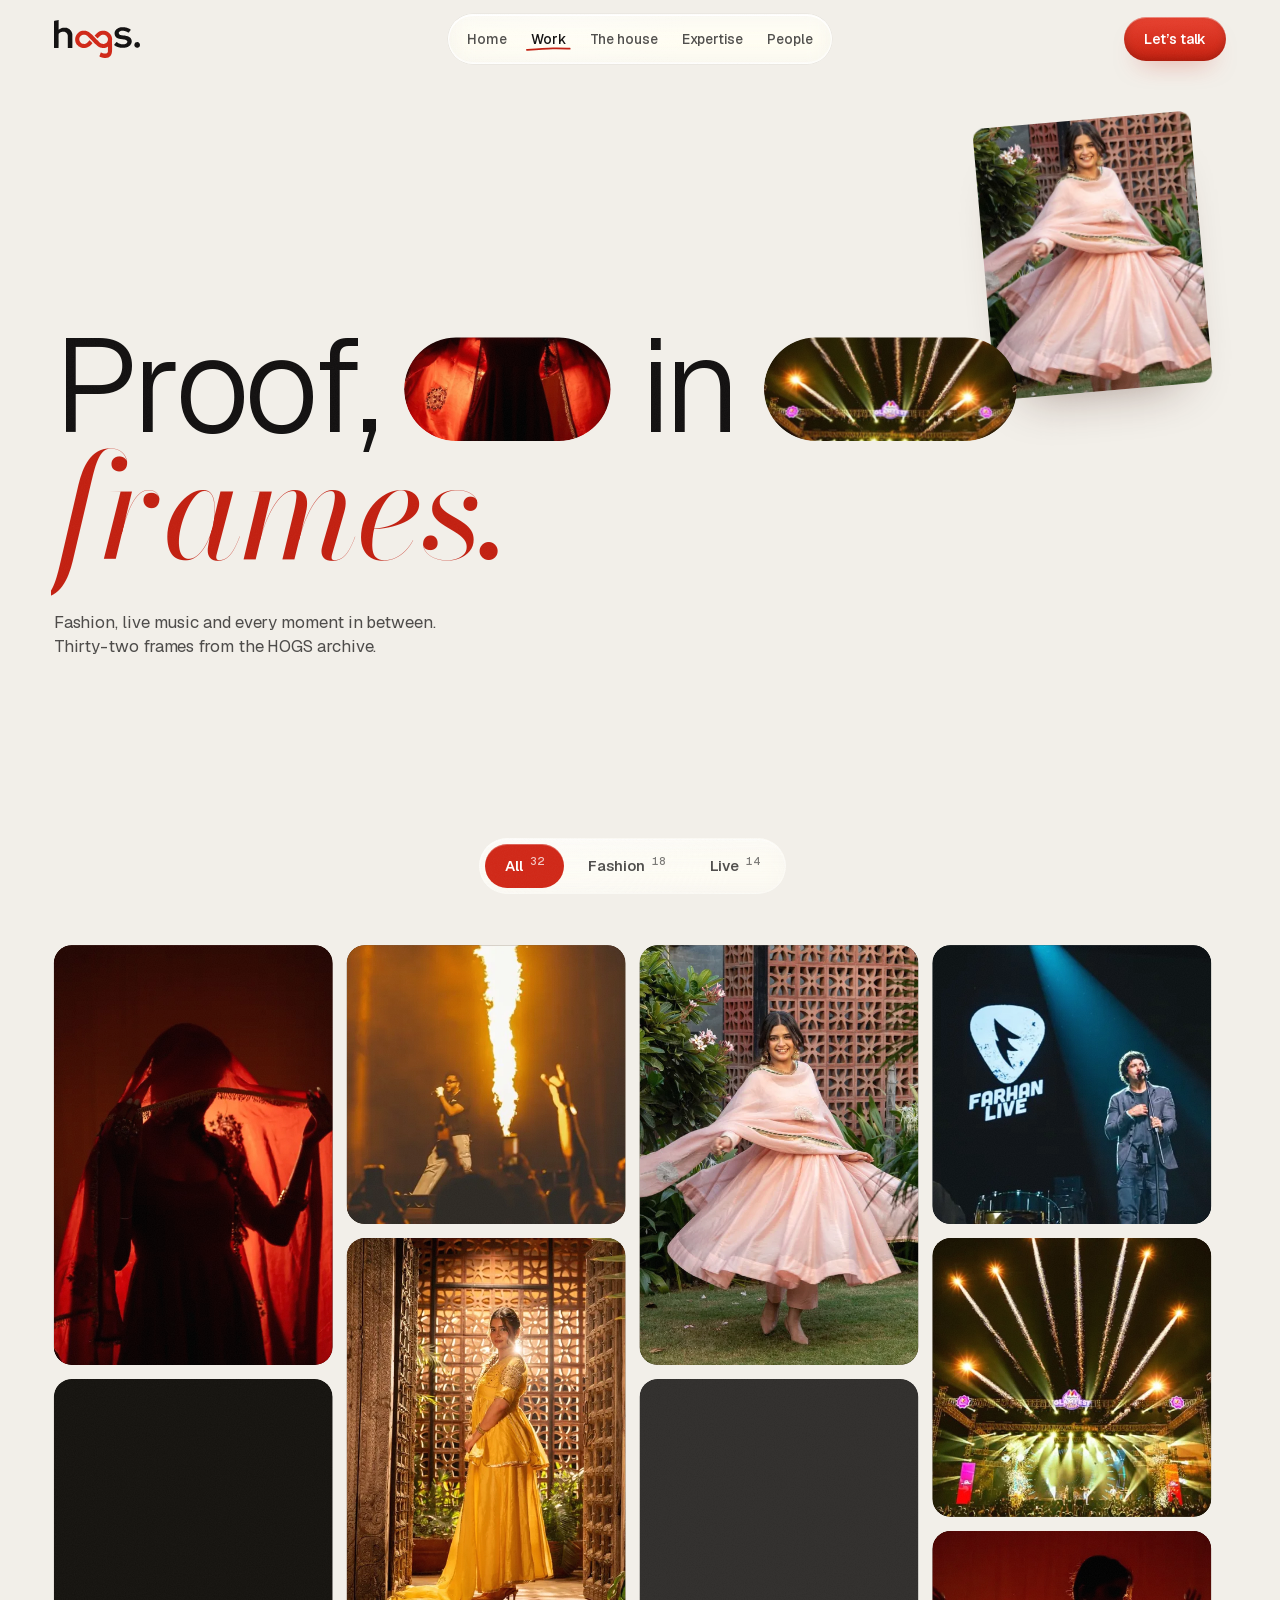
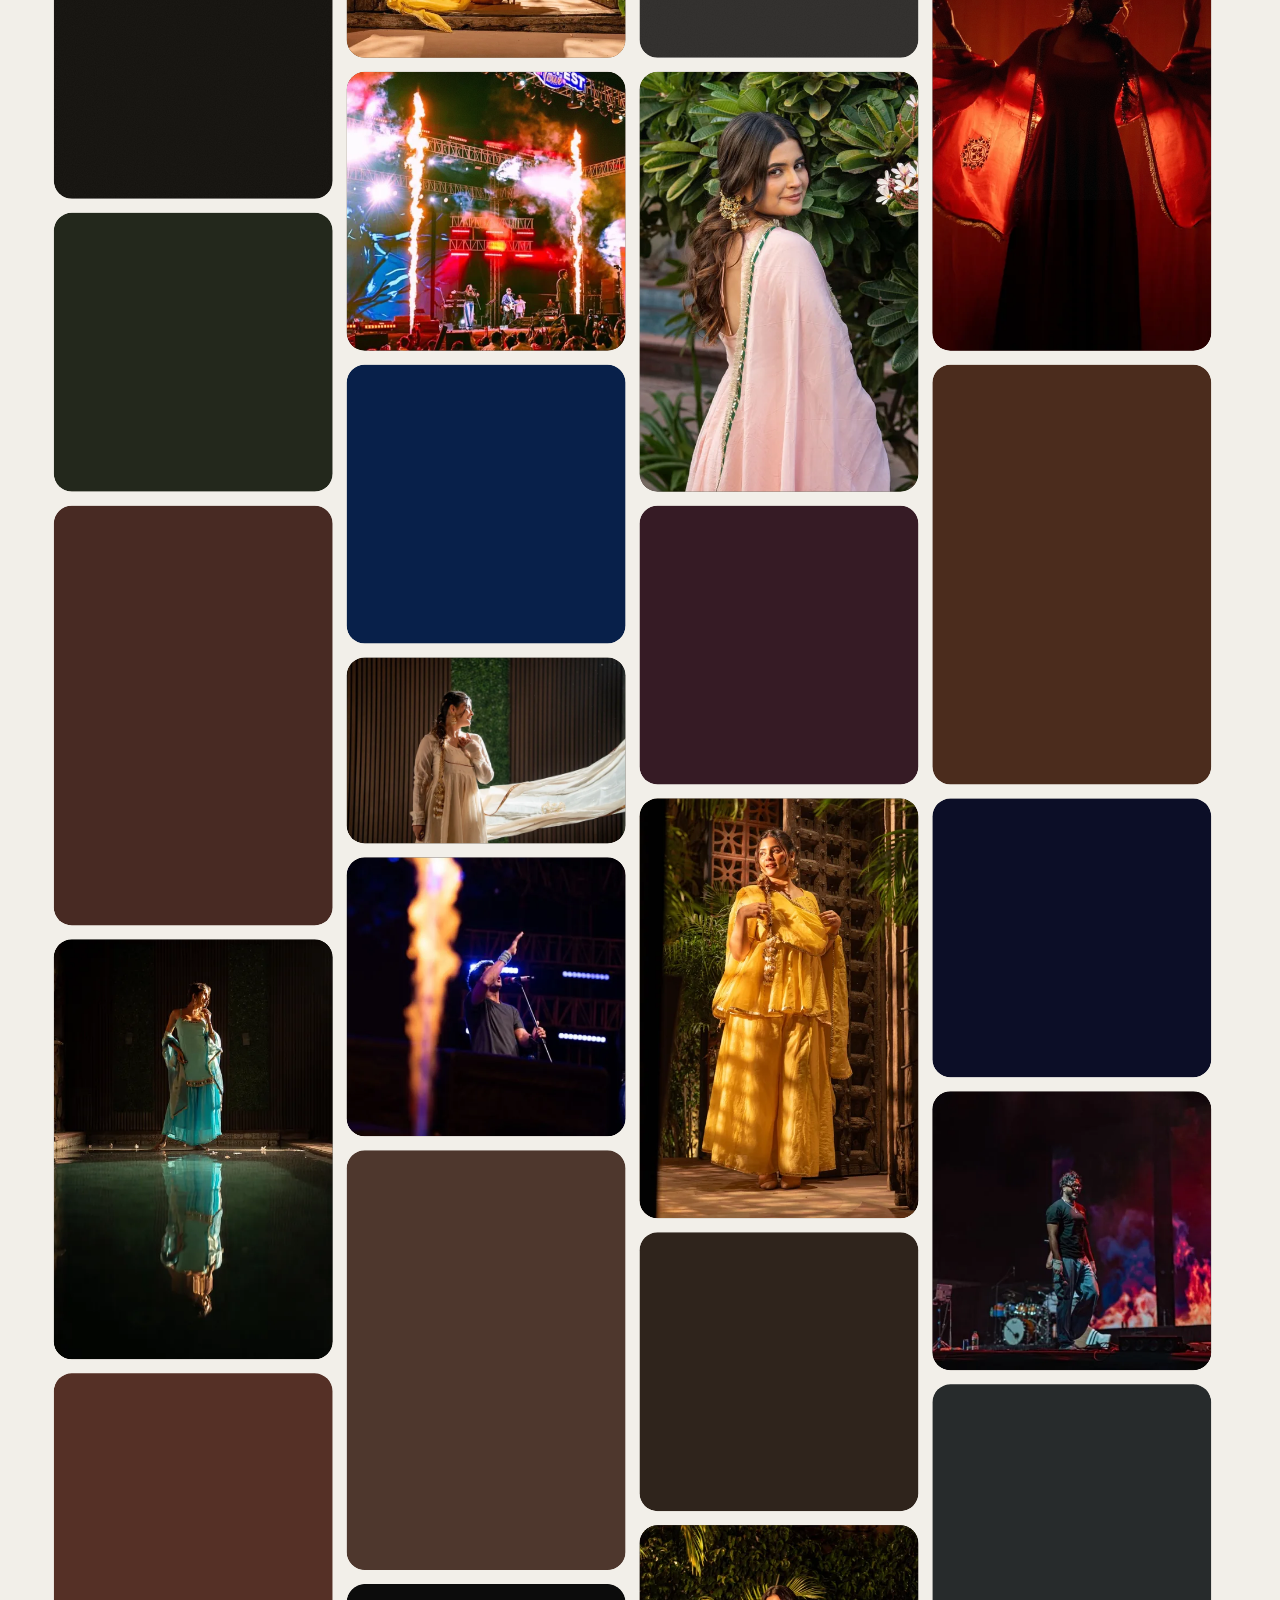
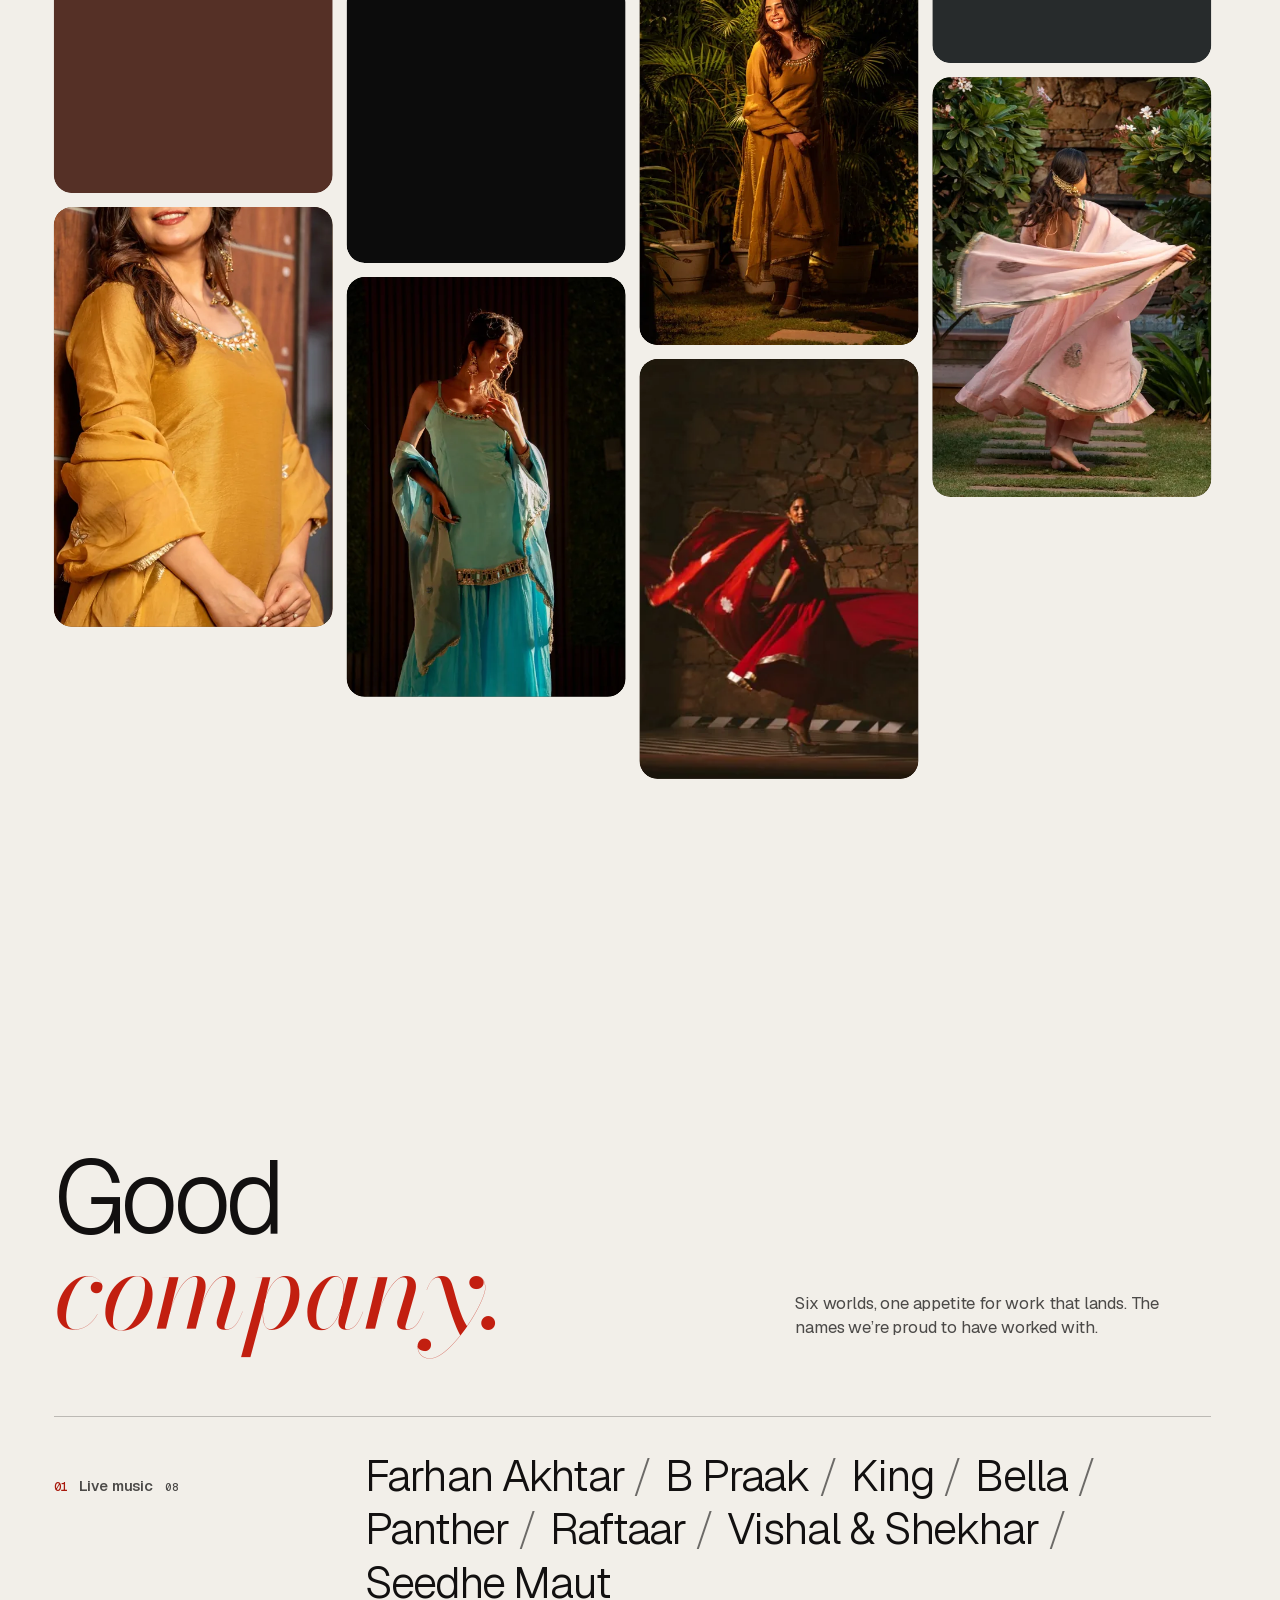
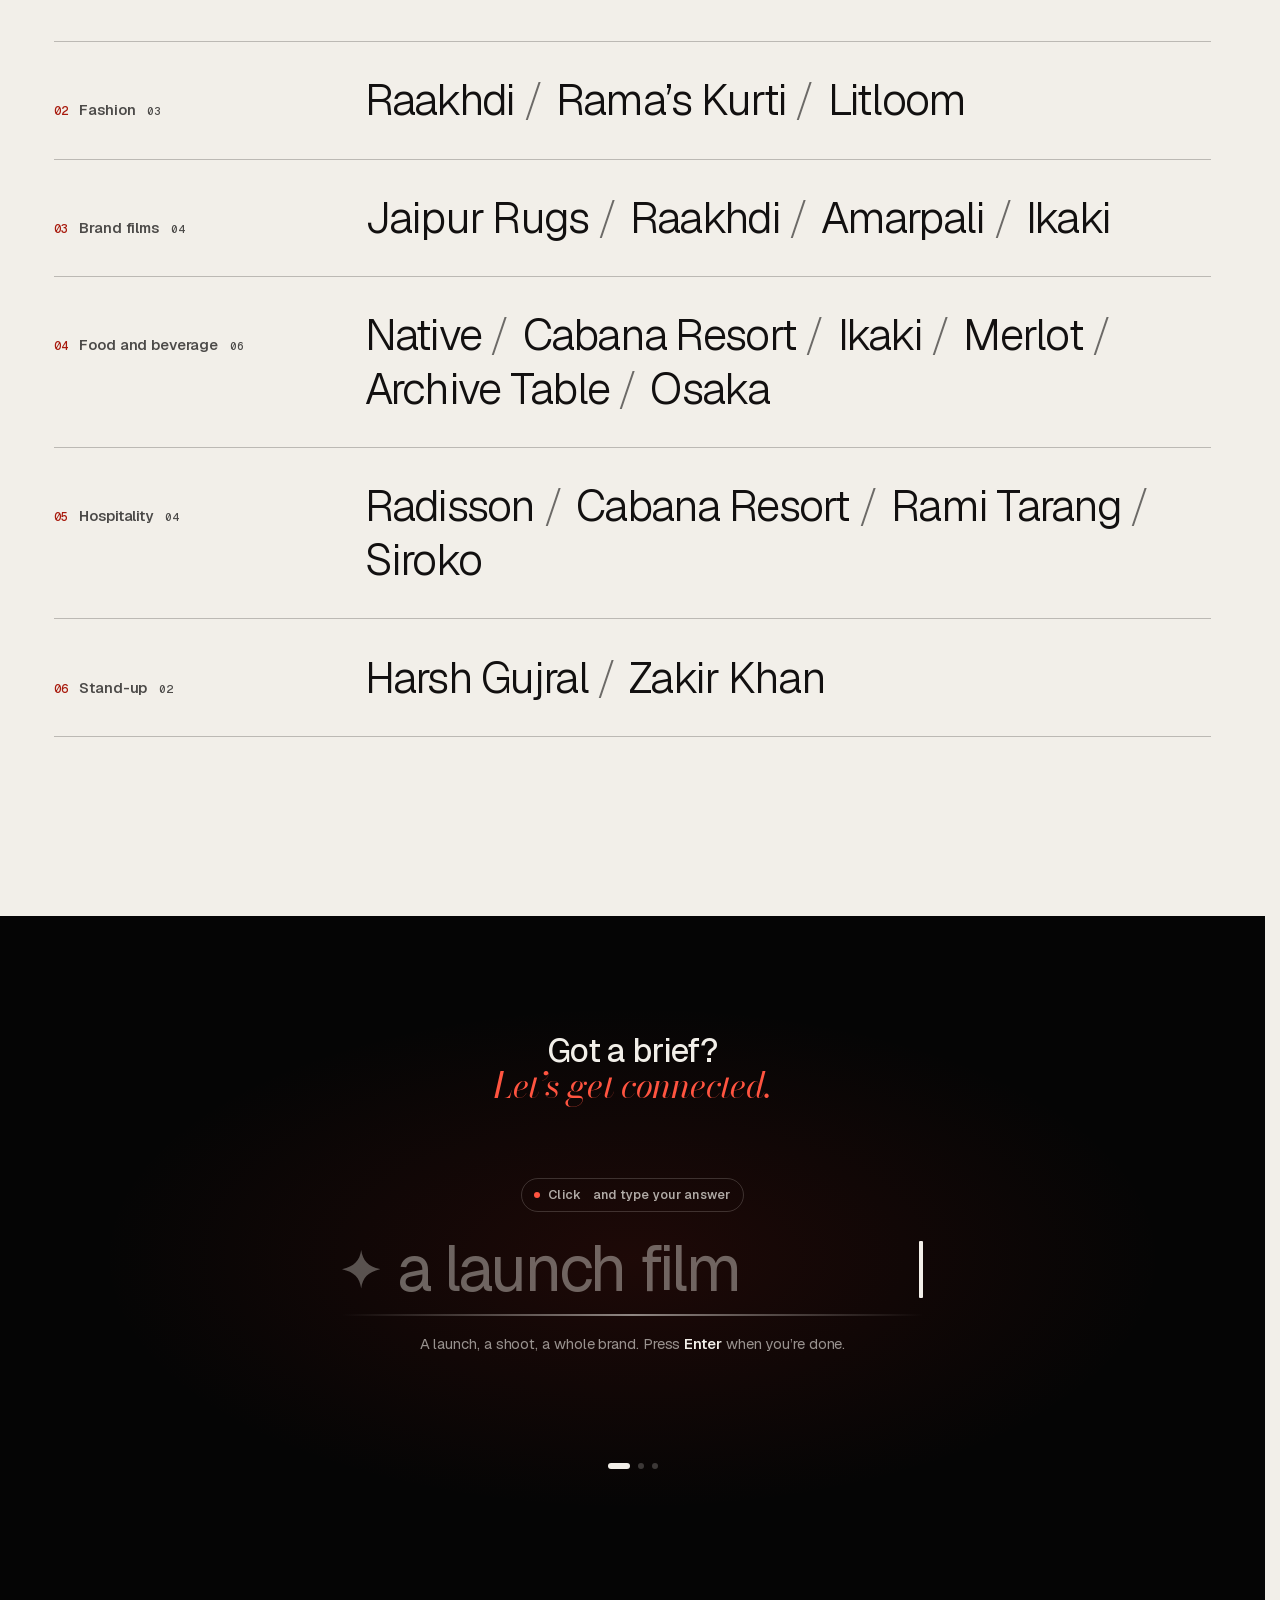
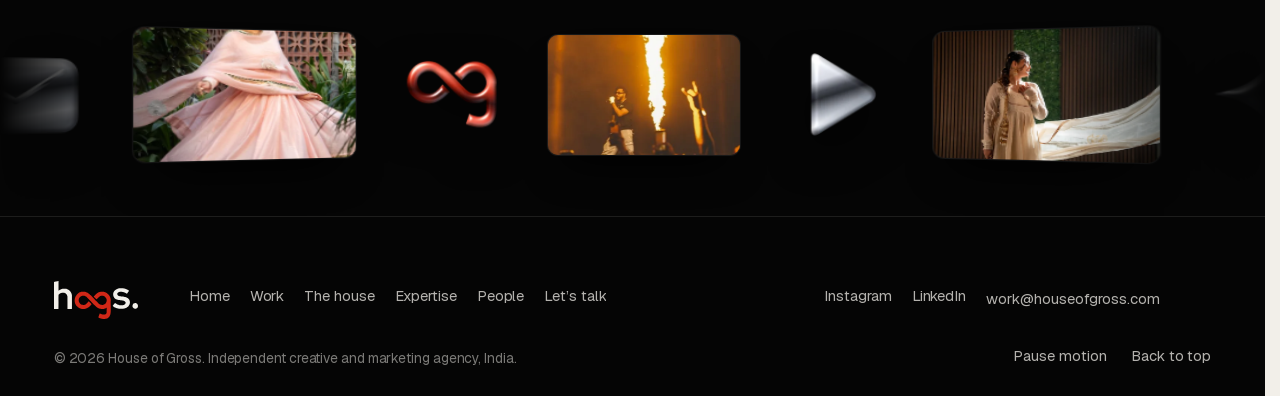
<file: work.html>
<!doctype html>
<html lang="en" data-theme="light">
<head>
<meta charset="utf-8">
<meta name="viewport" content="width=device-width, initial-scale=1, viewport-fit=cover">
<title>Work: fashion, concert and brand photography | HOGS India</title>
<meta name="description" content="Fashion, live music and brand photography from the HOGS archive, plus the artists and brands we’ve worked with.">
<meta name="theme-color" content="#f2efe9">
<meta name="color-scheme" content="light dark">
<meta name="robots" content="index, follow">
<link rel="canonical" href="https://hogs-house-of-gross.impressivecart1.chatgpt.site/work.html">
<meta property="og:title" content="Work: fashion, concert and brand photography | HOGS India">
<meta property="og:description" content="Fashion, live music and brand photography from the HOGS archive, plus the artists and brands we’ve worked with.">
<meta property="og:url" content="https://hogs-house-of-gross.impressivecart1.chatgpt.site/work.html">
<meta property="og:site_name" content="HOGS, House of Gross">
<meta property="og:type" content="website">
<meta property="og:image" content="https://hogs-house-of-gross.impressivecart1.chatgpt.site/assets/og/work.jpg">
<meta property="og:image:width" content="1200">
<meta property="og:image:height" content="630">
<meta property="og:image:alt" content="Fashion and concert photography from the HOGS archive">
<meta name="twitter:card" content="summary_large_image">
<meta name="twitter:title" content="Work: fashion, concert and brand photography | HOGS India">
<meta name="twitter:description" content="Fashion, live music and brand photography from the HOGS archive, plus the artists and brands we’ve worked with.">
<meta name="twitter:image" content="https://hogs-house-of-gross.impressivecart1.chatgpt.site/assets/og/work.jpg">
<link rel="icon" href="favicon.svg" type="image/svg+xml">
<link rel="apple-touch-icon" href="assets/apple-touch-icon.png">
<link rel="preload" href="assets/fonts/geist-latin.woff2" as="font" type="font/woff2" crossorigin>
<link rel="preload" href="assets/fonts/bodoni-moda-italic-latin.woff2" as="font" type="font/woff2" crossorigin>
<link rel="stylesheet" href="assets/hogs.css">
<script>document.documentElement.classList.add('js','is-wiping');setTimeout(function(){document.documentElement.classList.remove('is-wiping')},4000)</script>
</head>
<body class="pg-work">
<div class="wipe" aria-hidden="true" data-wipe>
  <svg class="wipe__svg" viewBox="0 0 1000 1000" preserveAspectRatio="none"><path class="wipe__path" d="M43 259C296 11.5688 994 -3 922.994 498.259C851.988 999.517 281.229 1004.28 123 767C-35.2287 529.721 179 259 472 259C765 259 792 498.259 659 654C526 809.741 319 755 285 669.001C251 583.001 299 452 496 452C693 452 876.073 639.171 935 937.001"/></svg>
  <img class="wipe__mark" src="assets/hogs-logo-white.svg" alt="" width="240" height="108">
</div>
<div class="cursor" aria-hidden="true" data-cursor-el><div class="cursor__card"><span class="cursor__run"><span data-cursor-txt>View</span><span data-cursor-txt>View</span></span></div></div>
<div class="toast" role="status" aria-live="polite" data-toast></div>
<div class="grain" aria-hidden="true"></div>
<svg class="defs" aria-hidden="true" width="0" height="0" focusable="false"><filter id="hogs-goo" x="0" y="0" width="100%" height="100%" color-interpolation-filters="sRGB"><feComponentTransfer><feFuncA type="linear" slope="22" intercept="-10"/></feComponentTransfer></filter></svg>
<a class="skip" href="#main">Skip to content</a>
<header class="nav" data-nav>
  <a class="nav__logo" href="index.html" aria-label="HOGS home"><img class="logo logo--on-dark" src="assets/hogs-logo-light.svg" alt="" width="112" height="50"><img class="logo logo--on-light" src="assets/hogs-logo-dark.svg" alt="" width="112" height="50"></a>
  <div class="nav__pill glass" data-glass>
    <nav class="nav__links" aria-label="Primary"><a href="index.html" data-draw><span class="roll"><span class="roll__a">Home</span><span class="roll__b" aria-hidden="true">Home</span></span></a><a href="work.html" data-draw aria-current="page"><span class="roll"><span class="roll__a">Work</span><span class="roll__b" aria-hidden="true">Work</span></span></a><a href="about.html" data-draw><span class="roll"><span class="roll__a">The house</span><span class="roll__b" aria-hidden="true">The house</span></span></a><a href="expertise.html" data-draw><span class="roll"><span class="roll__a">Expertise</span><span class="roll__b" aria-hidden="true">Expertise</span></span></a><a href="people.html" data-draw><span class="roll"><span class="roll__a">People</span><span class="roll__b" aria-hidden="true">People</span></span></a></nav>
    <span class="nav__progress" aria-hidden="true"></span>
  </div>
  <div class="nav__end">
    <a class="btn btn--red nav__cta" href="contact.html" data-magnetic><span class="roll"><span class="roll__a">Let’s talk</span><span class="roll__b" aria-hidden="true">Let’s talk</span></span></a>
    <button class="nav__burger glass" type="button" aria-expanded="false" aria-controls="menu" data-burger>
      <span class="sr-only">Open menu</span><i aria-hidden="true"></i><i aria-hidden="true"></i>
    </button>
  </div>
</header>
<div class="menu" id="menu" role="dialog" aria-modal="true" aria-label="Site menu" hidden data-menu>
  <div class="menu__glass"></div>
  <nav class="menu__inner" aria-label="Mobile">
    <ol class="menu__list"><li><a href="index.html"><span class="menu__idx" aria-hidden="true">01</span><span class="menu__label">Home</span></a></li><li><a href="work.html" aria-current="page"><span class="menu__idx" aria-hidden="true">02</span><span class="menu__label">Work</span></a></li><li><a href="about.html"><span class="menu__idx" aria-hidden="true">03</span><span class="menu__label">The house</span></a></li><li><a href="expertise.html"><span class="menu__idx" aria-hidden="true">04</span><span class="menu__label">Expertise</span></a></li><li><a href="people.html"><span class="menu__idx" aria-hidden="true">05</span><span class="menu__label">People</span></a></li><li><a href="contact.html"><span class="menu__idx" aria-hidden="true">06</span><span class="menu__label">Let’s talk</span></a></li></ol>
    <div class="menu__foot">
      <a href="mailto:work@houseofgross.com">work@houseofgross.com</a>
      <div class="menu__social"><a href="https://www.instagram.com/hogs.bharat" target="_blank" rel="noopener noreferrer">Instagram</a><a href="https://www.linkedin.com/in/house-of-gross-394339412/" target="_blank" rel="noopener noreferrer">LinkedIn</a></div>
      <button class="menu__close" type="button" data-menu-close>Close menu</button>
    </div>
  </nav>
</div>
<main id="main" tabindex="-1">

<section class="ph ph--work" data-theme="light" data-cursor-cards aria-labelledby="work-title">
  <div class="cc" data-cc aria-hidden="true"><div class="cc__media" data-cc-media><span class="cc__img on"><img src="assets/img/w22-480.webp" alt="" loading="lazy" decoding="async"></span><span class="cc__img"><img src="assets/img/w18-512.webp" alt="" loading="lazy" decoding="async"></span><span class="cc__img"><img src="assets/img/w28-480.webp" alt="" loading="lazy" decoding="async"></span><span class="cc__img"><img src="assets/img/w10-512.webp" alt="" loading="lazy" decoding="async"></span><span class="cc__img"><img src="assets/img/w30-480.webp" alt="" loading="lazy" decoding="async"></span><span class="cc__img"><img src="assets/img/w12-512.webp" alt="" loading="lazy" decoding="async"></span><span class="cc__img"><img src="assets/img/w35-700.webp" alt="" loading="lazy" decoding="async"></span><span class="cc__img"><img src="assets/img/w19-512.webp" alt="" loading="lazy" decoding="async"></span></div></div>
  <div class="wrap">
    <h1 id="work-title" class="ph__title ph__title--inline" data-split="chars" data-proximity data-inktext>
      <span class="line">Proof,</span>
      <span class="inl" style="--tone:#290602" aria-hidden="true"><img src="assets/img/w27-930.webp" srcset="assets/img/w27-480.webp 480w, assets/img/w27-930.webp 930w" sizes="20vw" width="930" height="1400" alt="" fetchpriority="high" decoding="async"></span>
      <span class="line">in</span>
      <span class="inl inl--b" style="--tone:#312712" aria-hidden="true"><img src="assets/img/w12-1024.webp" srcset="assets/img/w12-512.webp 512w, assets/img/w12-1024.webp 1024w" sizes="20vw" width="1024" height="1024" alt="" loading="lazy" decoding="async"></span>
      <span class="line"><em>frames.</em></span>
    </h1>
    <p class="ph__sub" data-reveal>Fashion, live music and every moment in between. Thirty-two frames from the HOGS archive.</p>
  </div>
</section>

<section class="wk" data-theme="dark" aria-labelledby="wk-title">
  <h2 id="wk-title" class="sr-only">The archive</h2>
  <p class="sr-only" role="status" data-filter-status></p>
  <div class="wk__bar glass" role="group" aria-label="Filter the archive" data-filter>
    <span class="wk__pill" aria-hidden="true"></span>
    <button type="button" aria-pressed="true" data-f="All">All <sup aria-hidden="true">32</sup><span class="sr-only">, 32 photographs</span></button>
    <button type="button" aria-pressed="false" data-f="Fashion">Fashion <sup aria-hidden="true">18</sup><span class="sr-only">, 18 photographs</span></button>
    <button type="button" aria-pressed="false" data-f="Live">Live <sup aria-hidden="true">14</sup><span class="sr-only">, 14 photographs</span></button>
  </div>
  <ul class="wk__grid" data-masonry>
      <li class="wk__item" data-kind="Fashion" style="--tone:#240602;--ar:930/1400">
        <button class="wk__btn" type="button" data-lightbox="0" data-cursor="View" aria-label="Veil, fashion: A red veil glowing around a silhouetted figure">
          <span class="wk__frame"><img src="assets/img/w28-930.webp" srcset="assets/img/w28-480.webp 480w, assets/img/w28-930.webp 930w" sizes="(max-width: 640px) 50vw, (max-width: 1024px) 33vw, 25vw" width="930" height="1400" alt="A red veil glowing around a silhouetted figure" loading="lazy" decoding="async"></span>
          <span class="wk__meta"><span class="wk__title">Veil</span><span class="wk__kind">Fashion</span></span>
        </button>
      </li>
      <li class="wk__item" data-kind="Live" style="--tone:#452c15;--ar:1024/1024">
        <button class="wk__btn" type="button" data-lightbox="1" data-cursor="View" aria-label="Heat, live: A column of fire erupting beside a performer">
          <span class="wk__frame"><img src="assets/img/w10-1024.webp" srcset="assets/img/w10-512.webp 512w, assets/img/w10-1024.webp 1024w" sizes="(max-width: 640px) 50vw, (max-width: 1024px) 33vw, 25vw" width="1024" height="1024" alt="A column of fire erupting beside a performer" loading="lazy" decoding="async"></span>
          <span class="wk__meta"><span class="wk__title">Heat</span><span class="wk__kind">Live</span></span>
        </button>
      </li>
      <li class="wk__item" data-kind="Fashion" style="--tone:#483d32;--ar:930/1400">
        <button class="wk__btn" type="button" data-lightbox="2" data-cursor="View" aria-label="Twirl, fashion: A blush pink anarkali caught mid-twirl on a lawn">
          <span class="wk__frame"><img src="assets/img/w22-930.webp" srcset="assets/img/w22-480.webp 480w, assets/img/w22-930.webp 930w" sizes="(max-width: 640px) 50vw, (max-width: 1024px) 33vw, 25vw" width="930" height="1400" alt="A blush pink anarkali caught mid-twirl on a lawn" loading="lazy" decoding="async"></span>
          <span class="wk__meta"><span class="wk__title">Twirl</span><span class="wk__kind">Fashion</span></span>
        </button>
      </li>
      <li class="wk__item" data-kind="Live" style="--tone:#111c21;--ar:1024/1024">
        <button class="wk__btn" type="button" data-lightbox="3" data-cursor="View" aria-label="Farhan Live, live: Farhan Akhtar on stage beneath the Farhan Live logo">
          <span class="wk__frame"><img src="assets/img/w18-1024.webp" srcset="assets/img/w18-512.webp 512w, assets/img/w18-1024.webp 1024w" sizes="(max-width: 640px) 50vw, (max-width: 1024px) 33vw, 25vw" width="1024" height="1024" alt="Farhan Akhtar on stage beneath the Farhan Live logo" loading="lazy" decoding="async"></span>
          <span class="wk__meta"><span class="wk__title">Farhan Live</span><span class="wk__kind">Live</span></span>
        </button>
      </li>
      <li class="wk__item" data-kind="Fashion" style="--tone:#513418;--ar:930/1400">
        <button class="wk__btn" type="button" data-lightbox="4" data-cursor="View" aria-label="Doorway, fashion: Model in yellow framed by a carved wooden doorway">
          <span class="wk__frame"><img src="assets/img/w30-930.webp" srcset="assets/img/w30-480.webp 480w, assets/img/w30-930.webp 930w" sizes="(max-width: 640px) 50vw, (max-width: 1024px) 33vw, 25vw" width="930" height="1400" alt="Model in yellow framed by a carved wooden doorway" loading="lazy" decoding="async"></span>
          <span class="wk__meta"><span class="wk__title">Doorway</span><span class="wk__kind">Fashion</span></span>
        </button>
      </li>
      <li class="wk__item" data-kind="Live" style="--tone:#312712;--ar:1024/1024">
        <button class="wk__btn" type="button" data-lightbox="5" data-cursor="View" aria-label="Fanfare, live: Fireworks fanning out above a festival stage">
          <span class="wk__frame"><img src="assets/img/w12-1024.webp" srcset="assets/img/w12-512.webp 512w, assets/img/w12-1024.webp 1024w" sizes="(max-width: 640px) 50vw, (max-width: 1024px) 33vw, 25vw" width="1024" height="1024" alt="Fireworks fanning out above a festival stage" loading="lazy" decoding="async"></span>
          <span class="wk__meta"><span class="wk__title">Fanfare</span><span class="wk__kind">Live</span></span>
        </button>
      </li>
      <li class="wk__item" data-kind="Fashion" style="--tone:#15130f;--ar:930/1400">
        <button class="wk__btn" type="button" data-lightbox="6" data-cursor="View" aria-label="Still water, fashion: Model in ivory reflected in a still pool">
          <span class="wk__frame"><img src="assets/img/w34-930.webp" srcset="assets/img/w34-480.webp 480w, assets/img/w34-930.webp 930w" sizes="(max-width: 640px) 50vw, (max-width: 1024px) 33vw, 25vw" width="930" height="1400" alt="Model in ivory reflected in a still pool" loading="lazy" decoding="async"></span>
          <span class="wk__meta"><span class="wk__title">Still water</span><span class="wk__kind">Fashion</span></span>
        </button>
      </li>
      <li class="wk__item" data-kind="Live" style="--tone:#302e2c;--ar:1024/1024">
        <button class="wk__btn" type="button" data-lightbox="7" data-cursor="View" aria-label="Verse, live: Singer in a red jacket mid-verse under stage lights">
          <span class="wk__frame"><img src="assets/img/w4-1024.webp" srcset="assets/img/w4-512.webp 512w, assets/img/w4-1024.webp 1024w" sizes="(max-width: 640px) 50vw, (max-width: 1024px) 33vw, 25vw" width="1024" height="1024" alt="Singer in a red jacket mid-verse under stage lights" loading="lazy" decoding="async"></span>
          <span class="wk__meta"><span class="wk__title">Verse</span><span class="wk__kind">Live</span></span>
        </button>
      </li>
      <li class="wk__item" data-kind="Fashion" style="--tone:#290602;--ar:930/1400">
        <button class="wk__btn" type="button" data-lightbox="8" data-cursor="View" aria-label="Wingspan, fashion: A silhouette with arms spread inside a backlit red veil">
          <span class="wk__frame"><img src="assets/img/w27-930.webp" srcset="assets/img/w27-480.webp 480w, assets/img/w27-930.webp 930w" sizes="(max-width: 640px) 50vw, (max-width: 1024px) 33vw, 25vw" width="930" height="1400" alt="A silhouette with arms spread inside a backlit red veil" loading="lazy" decoding="async"></span>
          <span class="wk__meta"><span class="wk__title">Wingspan</span><span class="wk__kind">Fashion</span></span>
        </button>
      </li>
      <li class="wk__item" data-kind="Live" style="--tone:#462f29;--ar:1024/1024">
        <button class="wk__btn" type="button" data-lightbox="9" data-cursor="View" aria-label="Ignition, live: Festival stage framed by twin pyro columns and red light">
          <span class="wk__frame"><img src="assets/img/w1-1024.webp" srcset="assets/img/w1-512.webp 512w, assets/img/w1-1024.webp 1024w" sizes="(max-width: 640px) 50vw, (max-width: 1024px) 33vw, 25vw" width="1024" height="1024" alt="Festival stage framed by twin pyro columns and red light" loading="lazy" decoding="async"></span>
          <span class="wk__meta"><span class="wk__title">Ignition</span><span class="wk__kind">Live</span></span>
        </button>
      </li>
      <li class="wk__item" data-kind="Fashion" style="--tone:#3e372d;--ar:930/1400">
        <button class="wk__btn" type="button" data-lightbox="10" data-cursor="View" aria-label="Glance, fashion: Model in blush pink looking back over her shoulder in a garden">
          <span class="wk__frame"><img src="assets/img/w21-930.webp" srcset="assets/img/w21-480.webp 480w, assets/img/w21-930.webp 930w" sizes="(max-width: 640px) 50vw, (max-width: 1024px) 33vw, 25vw" width="930" height="1400" alt="Model in blush pink looking back over her shoulder in a garden" loading="lazy" decoding="async"></span>
          <span class="wk__meta"><span class="wk__title">Glance</span><span class="wk__kind">Fashion</span></span>
        </button>
      </li>
      <li class="wk__item" data-kind="Live" style="--tone:#23281c;--ar:1024/1024">
        <button class="wk__btn" type="button" data-lightbox="11" data-cursor="View" aria-label="Glow, live: Performer in sunglasses lit by a green spotlight">
          <span class="wk__frame"><img src="assets/img/w5-1024.webp" srcset="assets/img/w5-512.webp 512w, assets/img/w5-1024.webp 1024w" sizes="(max-width: 640px) 50vw, (max-width: 1024px) 33vw, 25vw" width="1024" height="1024" alt="Performer in sunglasses lit by a green spotlight" loading="lazy" decoding="async"></span>
          <span class="wk__meta"><span class="wk__title">Glow</span><span class="wk__kind">Live</span></span>
        </button>
      </li>
      <li class="wk__item" data-kind="Fashion" style="--tone:#4b2c1d;--ar:930/1400">
        <button class="wk__btn" type="button" data-lightbox="12" data-cursor="View" aria-label="Drapes, fashion: Model in ivory beneath red drapes and a chandelier">
          <span class="wk__frame"><img src="assets/img/w33-930.webp" srcset="assets/img/w33-480.webp 480w, assets/img/w33-930.webp 930w" sizes="(max-width: 640px) 50vw, (max-width: 1024px) 33vw, 25vw" width="930" height="1400" alt="Model in ivory beneath red drapes and a chandelier" loading="lazy" decoding="async"></span>
          <span class="wk__meta"><span class="wk__title">Drapes</span><span class="wk__kind">Fashion</span></span>
        </button>
      </li>
      <li class="wk__item" data-kind="Live" style="--tone:#08204a;--ar:1024/1024">
        <button class="wk__btn" type="button" data-lightbox="13" data-cursor="View" aria-label="Blue hour, live: Singer at the mic in a cloud of blue smoke">
          <span class="wk__frame"><img src="assets/img/w19-1024.webp" srcset="assets/img/w19-512.webp 512w, assets/img/w19-1024.webp 1024w" sizes="(max-width: 640px) 50vw, (max-width: 1024px) 33vw, 25vw" width="1024" height="1024" alt="Singer at the mic in a cloud of blue smoke" loading="lazy" decoding="async"></span>
          <span class="wk__meta"><span class="wk__title">Blue hour</span><span class="wk__kind">Live</span></span>
        </button>
      </li>
      <li class="wk__item" data-kind="Fashion" style="--tone:#482a23;--ar:930/1400">
        <button class="wk__btn" type="button" data-lightbox="14" data-cursor="View" aria-label="Rush, fashion: A red dupatta in motion inside a white room">
          <span class="wk__frame"><img src="assets/img/w29-930.webp" srcset="assets/img/w29-480.webp 480w, assets/img/w29-930.webp 930w" sizes="(max-width: 640px) 50vw, (max-width: 1024px) 33vw, 25vw" width="930" height="1400" alt="A red dupatta in motion inside a white room" loading="lazy" decoding="async"></span>
          <span class="wk__meta"><span class="wk__title">Rush</span><span class="wk__kind">Fashion</span></span>
        </button>
      </li>
      <li class="wk__item" data-kind="Live" style="--tone:#361b25;--ar:1024/1024">
        <button class="wk__btn" type="button" data-lightbox="15" data-cursor="View" aria-label="Magenta, live: Rapper performing against a magenta backdrop">
          <span class="wk__frame"><img src="assets/img/w9-1024.webp" srcset="assets/img/w9-512.webp 512w, assets/img/w9-1024.webp 1024w" sizes="(max-width: 640px) 50vw, (max-width: 1024px) 33vw, 25vw" width="1024" height="1024" alt="Rapper performing against a magenta backdrop" loading="lazy" decoding="async"></span>
          <span class="wk__meta"><span class="wk__title">Magenta</span><span class="wk__kind">Live</span></span>
        </button>
      </li>
      <li class="wk__item" data-kind="Fashion" style="--tone:#2f271f;--ar:1400/933">
        <button class="wk__btn" type="button" data-lightbox="16" data-cursor="View" aria-label="Drift, fashion: An ivory scarf streaming across the frame">
          <span class="wk__frame"><img src="assets/img/w35-1400.webp" srcset="assets/img/w35-700.webp 700w, assets/img/w35-1400.webp 1400w" sizes="(max-width: 640px) 50vw, (max-width: 1024px) 33vw, 25vw" width="1400" height="933" alt="An ivory scarf streaming across the frame" loading="lazy" decoding="async"></span>
          <span class="wk__meta"><span class="wk__title">Drift</span><span class="wk__kind">Fashion</span></span>
        </button>
      </li>
      <li class="wk__item" data-kind="Live" style="--tone:#0c0e27;--ar:1024/1024">
        <button class="wk__btn" type="button" data-lightbox="17" data-cursor="View" aria-label="Blur, live: Long-exposure blur of a singer in blue light">
          <span class="wk__frame"><img src="assets/img/w11-1024.webp" srcset="assets/img/w11-512.webp 512w, assets/img/w11-1024.webp 1024w" sizes="(max-width: 640px) 50vw, (max-width: 1024px) 33vw, 25vw" width="1024" height="1024" alt="Long-exposure blur of a singer in blue light" loading="lazy" decoding="async"></span>
          <span class="wk__meta"><span class="wk__title">Blur</span><span class="wk__kind">Live</span></span>
        </button>
      </li>
      <li class="wk__item" data-kind="Fashion" style="--tone:#38230c;--ar:930/1400">
        <button class="wk__btn" type="button" data-lightbox="18" data-cursor="View" aria-label="Lattice, fashion: A yellow lehenga against a carved lattice screen">
          <span class="wk__frame"><img src="assets/img/w31-930.webp" srcset="assets/img/w31-480.webp 480w, assets/img/w31-930.webp 930w" sizes="(max-width: 640px) 50vw, (max-width: 1024px) 33vw, 25vw" width="930" height="1400" alt="A yellow lehenga against a carved lattice screen" loading="lazy" decoding="async"></span>
          <span class="wk__meta"><span class="wk__title">Lattice</span><span class="wk__kind">Fashion</span></span>
        </button>
      </li>
      <li class="wk__item" data-kind="Live" style="--tone:#160d12;--ar:1024/1024">
        <button class="wk__btn" type="button" data-lightbox="19" data-cursor="View" aria-label="Flare, live: A pyro flame towering over a performer in blue light">
          <span class="wk__frame"><img src="assets/img/w17-1024.webp" srcset="assets/img/w17-512.webp 512w, assets/img/w17-1024.webp 1024w" sizes="(max-width: 640px) 50vw, (max-width: 1024px) 33vw, 25vw" width="1024" height="1024" alt="A pyro flame towering over a performer in blue light" loading="lazy" decoding="async"></span>
          <span class="wk__meta"><span class="wk__title">Flare</span><span class="wk__kind">Live</span></span>
        </button>
      </li>
      <li class="wk__item" data-kind="Fashion" style="--tone:#0e0f0b;--ar:930/1400">
        <button class="wk__btn" type="button" data-lightbox="20" data-cursor="View" aria-label="Mint, fashion: Model in mint reflected in a dark pool">
          <span class="wk__frame"><img src="assets/img/w36-930.webp" srcset="assets/img/w36-480.webp 480w, assets/img/w36-930.webp 930w" sizes="(max-width: 640px) 50vw, (max-width: 1024px) 33vw, 25vw" width="930" height="1400" alt="Model in mint reflected in a dark pool" loading="lazy" decoding="async"></span>
          <span class="wk__meta"><span class="wk__title">Mint</span><span class="wk__kind">Fashion</span></span>
        </button>
      </li>
      <li class="wk__item" data-kind="Live" style="--tone:#140a0e;--ar:1024/1024">
        <button class="wk__btn" type="button" data-lightbox="21" data-cursor="View" aria-label="Red room, live: Drummer and singer on a stage washed in red">
          <span class="wk__frame"><img src="assets/img/w6-1024.webp" srcset="assets/img/w6-512.webp 512w, assets/img/w6-1024.webp 1024w" sizes="(max-width: 640px) 50vw, (max-width: 1024px) 33vw, 25vw" width="1024" height="1024" alt="Drummer and singer on a stage washed in red" loading="lazy" decoding="async"></span>
          <span class="wk__meta"><span class="wk__title">Red room</span><span class="wk__kind">Live</span></span>
        </button>
      </li>
      <li class="wk__item" data-kind="Fashion" style="--tone:#4e372d;--ar:930/1400">
        <button class="wk__btn" type="button" data-lightbox="22" data-cursor="View" aria-label="Blush, fashion: Model in blush pink smiling, seated against stone">
          <span class="wk__frame"><img src="assets/img/w23-930.webp" srcset="assets/img/w23-480.webp 480w, assets/img/w23-930.webp 930w" sizes="(max-width: 640px) 50vw, (max-width: 1024px) 33vw, 25vw" width="930" height="1400" alt="Model in blush pink smiling, seated against stone" loading="lazy" decoding="async"></span>
          <span class="wk__meta"><span class="wk__title">Blush</span><span class="wk__kind">Fashion</span></span>
        </button>
      </li>
      <li class="wk__item" data-kind="Live" style="--tone:#2f241c;--ar:1024/1024">
        <button class="wk__btn" type="button" data-lightbox="23" data-cursor="View" aria-label="Haze, live: Performer pointing into the crowd through orange haze">
          <span class="wk__frame"><img src="assets/img/w16-1024.webp" srcset="assets/img/w16-512.webp 512w, assets/img/w16-1024.webp 1024w" sizes="(max-width: 640px) 50vw, (max-width: 1024px) 33vw, 25vw" width="1024" height="1024" alt="Performer pointing into the crowd through orange haze" loading="lazy" decoding="async"></span>
          <span class="wk__meta"><span class="wk__title">Haze</span><span class="wk__kind">Live</span></span>
        </button>
      </li>
      <li class="wk__item" data-kind="Fashion" style="--tone:#553026;--ar:930/1400">
        <button class="wk__btn" type="button" data-lightbox="24" data-cursor="View" aria-label="Ivory, fashion: Model in ivory seated before a red backdrop">
          <span class="wk__frame"><img src="assets/img/w32-930.webp" srcset="assets/img/w32-480.webp 480w, assets/img/w32-930.webp 930w" sizes="(max-width: 640px) 50vw, (max-width: 1024px) 33vw, 25vw" width="930" height="1400" alt="Model in ivory seated before a red backdrop" loading="lazy" decoding="async"></span>
          <span class="wk__meta"><span class="wk__title">Ivory</span><span class="wk__kind">Fashion</span></span>
        </button>
      </li>
      <li class="wk__item" data-kind="Live" style="--tone:#272b2c;--ar:1024/1024">
        <button class="wk__btn" type="button" data-lightbox="25" data-cursor="View" aria-label="Reach, live: Singer in a red jacket reaching out to the crowd">
          <span class="wk__frame"><img src="assets/img/w8-1024.webp" srcset="assets/img/w8-512.webp 512w, assets/img/w8-1024.webp 1024w" sizes="(max-width: 640px) 50vw, (max-width: 1024px) 33vw, 25vw" width="1024" height="1024" alt="Singer in a red jacket reaching out to the crowd" loading="lazy" decoding="async"></span>
          <span class="wk__meta"><span class="wk__title">Reach</span><span class="wk__kind">Live</span></span>
        </button>
      </li>
      <li class="wk__item" data-kind="Fashion" style="--tone:#1c1103;--ar:930/1400">
        <button class="wk__btn" type="button" data-lightbox="26" data-cursor="View" aria-label="Night garden, fashion: Model in mustard standing in a garden at night">
          <span class="wk__frame"><img src="assets/img/w26-930.webp" srcset="assets/img/w26-480.webp 480w, assets/img/w26-930.webp 930w" sizes="(max-width: 640px) 50vw, (max-width: 1024px) 33vw, 25vw" width="930" height="1400" alt="Model in mustard standing in a garden at night" loading="lazy" decoding="async"></span>
          <span class="wk__meta"><span class="wk__title">Night garden</span><span class="wk__kind">Fashion</span></span>
        </button>
      </li>
      <li class="wk__item" data-kind="Live" style="--tone:#0c0c0c;--ar:1024/1024">
        <button class="wk__btn" type="button" data-lightbox="27" data-cursor="View" aria-label="Silence, live: A lone spotlight cutting through a dark stage">
          <span class="wk__frame"><img src="assets/img/w2-1024.webp" srcset="assets/img/w2-512.webp 512w, assets/img/w2-1024.webp 1024w" sizes="(max-width: 640px) 50vw, (max-width: 1024px) 33vw, 25vw" width="1024" height="1024" alt="A lone spotlight cutting through a dark stage" loading="lazy" decoding="async"></span>
          <span class="wk__meta"><span class="wk__title">Silence</span><span class="wk__kind">Live</span></span>
        </button>
      </li>
      <li class="wk__item" data-kind="Fashion" style="--tone:#372d21;--ar:930/1400">
        <button class="wk__btn" type="button" data-lightbox="28" data-cursor="View" aria-label="Turn, fashion: A pink dupatta flaring as the model turns away">
          <span class="wk__frame"><img src="assets/img/w24-930.webp" srcset="assets/img/w24-480.webp 480w, assets/img/w24-930.webp 930w" sizes="(max-width: 640px) 50vw, (max-width: 1024px) 33vw, 25vw" width="930" height="1400" alt="A pink dupatta flaring as the model turns away" loading="lazy" decoding="async"></span>
          <span class="wk__meta"><span class="wk__title">Turn</span><span class="wk__kind">Fashion</span></span>
        </button>
      </li>
      <li class="wk__item" data-kind="Fashion" style="--tone:#603f1e;--ar:930/1400">
        <button class="wk__btn" type="button" data-lightbox="29" data-cursor="View" aria-label="Detail, fashion: Close crop of a mustard kurta and its embroidery">
          <span class="wk__frame"><img src="assets/img/w25-930.webp" srcset="assets/img/w25-480.webp 480w, assets/img/w25-930.webp 930w" sizes="(max-width: 640px) 50vw, (max-width: 1024px) 33vw, 25vw" width="930" height="1400" alt="Close crop of a mustard kurta and its embroidery" loading="lazy" decoding="async"></span>
          <span class="wk__meta"><span class="wk__title">Detail</span><span class="wk__kind">Fashion</span></span>
        </button>
      </li>
      <li class="wk__item" data-kind="Fashion" style="--tone:#141610;--ar:930/1400">
        <button class="wk__btn" type="button" data-lightbox="30" data-cursor="View" aria-label="Sheer, fashion: Close portrait in mint with a sheer dupatta">
          <span class="wk__frame"><img src="assets/img/w37-930.webp" srcset="assets/img/w37-480.webp 480w, assets/img/w37-930.webp 930w" sizes="(max-width: 640px) 50vw, (max-width: 1024px) 33vw, 25vw" width="930" height="1400" alt="Close portrait in mint with a sheer dupatta" loading="lazy" decoding="async"></span>
          <span class="wk__meta"><span class="wk__title">Sheer</span><span class="wk__kind">Fashion</span></span>
        </button>
      </li>
      <li class="wk__item" data-kind="Fashion" style="--tone:#22120b;--ar:680/1024">
        <button class="wk__btn" type="button" data-lightbox="31" data-cursor="View" aria-label="Swirl, fashion: A red lehenga in full swirl against a stone wall">
          <span class="wk__frame"><img src="assets/img/w3-680.webp" srcset="assets/img/w3-340.webp 340w, assets/img/w3-680.webp 680w" sizes="(max-width: 640px) 50vw, (max-width: 1024px) 33vw, 25vw" width="680" height="1024" alt="A red lehenga in full swirl against a stone wall" loading="lazy" decoding="async"></span>
          <span class="wk__meta"><span class="wk__title">Swirl</span><span class="wk__kind">Fashion</span></span>
        </button>
      </li>
  </ul>
</section>

<section class="cw" data-theme="light" aria-labelledby="cw-title">
  <div class="wrap">
    <div class="cw__head">
      <h2 id="cw-title" class="cw__h h2" data-split="chars" data-proximity data-inktext>Good <em>company.</em></h2>
      <p class="lede" data-reveal>Six worlds, one appetite for work that lands. The names we’re proud to have worked with.</p>
    </div>
    <ol class="cw__list" data-hover-list>
      <li class="cw__row" data-hover-img="assets/img/w18-512.webp" data-reveal>
        <p class="cw__cat"><span class="cw__idx">01</span>Live music<sup>08</sup></p>
        <p class="cw__names"><span class="cw__item"><span class="cw__n" data-draw>Farhan Akhtar</span><i aria-hidden="true"> /</i></span> <span class="cw__item"><span class="cw__n" data-draw>B Praak</span><i aria-hidden="true"> /</i></span> <span class="cw__item"><span class="cw__n" data-draw>King</span><i aria-hidden="true"> /</i></span> <span class="cw__item"><span class="cw__n" data-draw>Bella</span><i aria-hidden="true"> /</i></span> <span class="cw__item"><span class="cw__n" data-draw>Panther</span><i aria-hidden="true"> /</i></span> <span class="cw__item"><span class="cw__n" data-draw>Raftaar</span><i aria-hidden="true"> /</i></span> <span class="cw__item"><span class="cw__n" data-draw>Vishal &amp; Shekhar</span><i aria-hidden="true"> /</i></span> <span class="cw__item"><span class="cw__n" data-draw>Seedhe Maut</span></span></p>
      </li>
      <li class="cw__row" data-hover-img="assets/img/w22-480.webp" data-reveal>
        <p class="cw__cat"><span class="cw__idx">02</span>Fashion<sup>03</sup></p>
        <p class="cw__names"><span class="cw__item"><span class="cw__n" data-draw>Raakhdi</span><i aria-hidden="true"> /</i></span> <span class="cw__item"><span class="cw__n" data-draw>Rama’s Kurti</span><i aria-hidden="true"> /</i></span> <span class="cw__item"><span class="cw__n" data-draw>Litloom</span></span></p>
      </li>
      <li class="cw__row" data-hover-img="assets/img/w35-700.webp" data-reveal>
        <p class="cw__cat"><span class="cw__idx">03</span>Brand films<sup>04</sup></p>
        <p class="cw__names"><span class="cw__item"><span class="cw__n" data-draw>Jaipur Rugs</span><i aria-hidden="true"> /</i></span> <span class="cw__item"><span class="cw__n" data-draw>Raakhdi</span><i aria-hidden="true"> /</i></span> <span class="cw__item"><span class="cw__n" data-draw>Amarpali</span><i aria-hidden="true"> /</i></span> <span class="cw__item"><span class="cw__n" data-draw>Ikaki</span></span></p>
      </li>
      <li class="cw__row" data-hover-img="assets/img/w26-480.webp" data-reveal>
        <p class="cw__cat"><span class="cw__idx">04</span>Food and beverage<sup>06</sup></p>
        <p class="cw__names"><span class="cw__item"><span class="cw__n" data-draw>Native</span><i aria-hidden="true"> /</i></span> <span class="cw__item"><span class="cw__n" data-draw>Cabana Resort</span><i aria-hidden="true"> /</i></span> <span class="cw__item"><span class="cw__n" data-draw>Ikaki</span><i aria-hidden="true"> /</i></span> <span class="cw__item"><span class="cw__n" data-draw>Merlot</span><i aria-hidden="true"> /</i></span> <span class="cw__item"><span class="cw__n" data-draw>Archive Table</span><i aria-hidden="true"> /</i></span> <span class="cw__item"><span class="cw__n" data-draw>Osaka</span></span></p>
      </li>
      <li class="cw__row" data-hover-img="assets/img/w34-480.webp" data-reveal>
        <p class="cw__cat"><span class="cw__idx">05</span>Hospitality<sup>04</sup></p>
        <p class="cw__names"><span class="cw__item"><span class="cw__n" data-draw>Radisson</span><i aria-hidden="true"> /</i></span> <span class="cw__item"><span class="cw__n" data-draw>Cabana Resort</span><i aria-hidden="true"> /</i></span> <span class="cw__item"><span class="cw__n" data-draw>Rami Tarang</span><i aria-hidden="true"> /</i></span> <span class="cw__item"><span class="cw__n" data-draw>Siroko</span></span></p>
      </li>
      <li class="cw__row" data-hover-img="assets/img/w9-512.webp" data-reveal>
        <p class="cw__cat"><span class="cw__idx">06</span>Stand-up<sup>02</sup></p>
        <p class="cw__names"><span class="cw__item"><span class="cw__n" data-draw>Harsh Gujral</span><i aria-hidden="true"> /</i></span> <span class="cw__item"><span class="cw__n" data-draw>Zakir Khan</span></span></p>
      </li>
    </ol>
  </div>
  <div class="hover-img" aria-hidden="true" data-hover-follower><div class="hover-img__inner"></div></div>
</section>
<div class="lb" role="dialog" aria-modal="true" aria-label="Photo viewer" hidden data-lb>
  <div class="lb__scrim" data-lb-close></div>
  <div class="lb__stage" data-lb-stage></div>
  <div class="lb__ui">
    <p class="lb__cap" data-lb-cap aria-live="polite"></p>
    <div class="lb__ctrl glass">
      <button type="button" data-lb-prev aria-label="Previous photo"><svg viewBox="0 0 24 24" width="22" height="22" aria-hidden="true"><path d="M15 5l-7 7 7 7" fill="none" stroke="currentColor" stroke-width="1.6" stroke-linecap="round" stroke-linejoin="round"/></svg></button>
      <span class="lb__count" data-lb-count></span>
      <button type="button" data-lb-next aria-label="Next photo"><svg viewBox="0 0 24 24" width="22" height="22" aria-hidden="true"><path d="M9 5l7 7-7 7" fill="none" stroke="currentColor" stroke-width="1.6" stroke-linecap="round" stroke-linejoin="round"/></svg></button>
    </div>
    <button class="lb__close glass" type="button" data-lb-close aria-label="Close viewer"><svg viewBox="0 0 24 24" width="22" height="22" aria-hidden="true"><path d="M6 6l12 12M18 6L6 18" fill="none" stroke="currentColor" stroke-width="1.6" stroke-linecap="round"/></svg></button>
  </div>
</div>

<script type="application/json" id="wk-data">[{"n": "w28", "t": "Veil", "k": "Fashion", "w": 930, "h": 1400, "ws": [480, 930], "a": "A red veil glowing around a silhouetted figure"}, {"n": "w10", "t": "Heat", "k": "Live", "w": 1024, "h": 1024, "ws": [512, 1024], "a": "A column of fire erupting beside a performer"}, {"n": "w22", "t": "Twirl", "k": "Fashion", "w": 930, "h": 1400, "ws": [480, 930], "a": "A blush pink anarkali caught mid-twirl on a lawn"}, {"n": "w18", "t": "Farhan Live", "k": "Live", "w": 1024, "h": 1024, "ws": [512, 1024], "a": "Farhan Akhtar on stage beneath the Farhan Live logo"}, {"n": "w30", "t": "Doorway", "k": "Fashion", "w": 930, "h": 1400, "ws": [480, 930], "a": "Model in yellow framed by a carved wooden doorway"}, {"n": "w12", "t": "Fanfare", "k": "Live", "w": 1024, "h": 1024, "ws": [512, 1024], "a": "Fireworks fanning out above a festival stage"}, {"n": "w34", "t": "Still water", "k": "Fashion", "w": 930, "h": 1400, "ws": [480, 930], "a": "Model in ivory reflected in a still pool"}, {"n": "w4", "t": "Verse", "k": "Live", "w": 1024, "h": 1024, "ws": [512, 1024], "a": "Singer in a red jacket mid-verse under stage lights"}, {"n": "w27", "t": "Wingspan", "k": "Fashion", "w": 930, "h": 1400, "ws": [480, 930], "a": "A silhouette with arms spread inside a backlit red veil"}, {"n": "w1", "t": "Ignition", "k": "Live", "w": 1024, "h": 1024, "ws": [512, 1024], "a": "Festival stage framed by twin pyro columns and red light"}, {"n": "w21", "t": "Glance", "k": "Fashion", "w": 930, "h": 1400, "ws": [480, 930], "a": "Model in blush pink looking back over her shoulder in a garden"}, {"n": "w5", "t": "Glow", "k": "Live", "w": 1024, "h": 1024, "ws": [512, 1024], "a": "Performer in sunglasses lit by a green spotlight"}, {"n": "w33", "t": "Drapes", "k": "Fashion", "w": 930, "h": 1400, "ws": [480, 930], "a": "Model in ivory beneath red drapes and a chandelier"}, {"n": "w19", "t": "Blue hour", "k": "Live", "w": 1024, "h": 1024, "ws": [512, 1024], "a": "Singer at the mic in a cloud of blue smoke"}, {"n": "w29", "t": "Rush", "k": "Fashion", "w": 930, "h": 1400, "ws": [480, 930], "a": "A red dupatta in motion inside a white room"}, {"n": "w9", "t": "Magenta", "k": "Live", "w": 1024, "h": 1024, "ws": [512, 1024], "a": "Rapper performing against a magenta backdrop"}, {"n": "w35", "t": "Drift", "k": "Fashion", "w": 1400, "h": 933, "ws": [700, 1400], "a": "An ivory scarf streaming across the frame"}, {"n": "w11", "t": "Blur", "k": "Live", "w": 1024, "h": 1024, "ws": [512, 1024], "a": "Long-exposure blur of a singer in blue light"}, {"n": "w31", "t": "Lattice", "k": "Fashion", "w": 930, "h": 1400, "ws": [480, 930], "a": "A yellow lehenga against a carved lattice screen"}, {"n": "w17", "t": "Flare", "k": "Live", "w": 1024, "h": 1024, "ws": [512, 1024], "a": "A pyro flame towering over a performer in blue light"}, {"n": "w36", "t": "Mint", "k": "Fashion", "w": 930, "h": 1400, "ws": [480, 930], "a": "Model in mint reflected in a dark pool"}, {"n": "w6", "t": "Red room", "k": "Live", "w": 1024, "h": 1024, "ws": [512, 1024], "a": "Drummer and singer on a stage washed in red"}, {"n": "w23", "t": "Blush", "k": "Fashion", "w": 930, "h": 1400, "ws": [480, 930], "a": "Model in blush pink smiling, seated against stone"}, {"n": "w16", "t": "Haze", "k": "Live", "w": 1024, "h": 1024, "ws": [512, 1024], "a": "Performer pointing into the crowd through orange haze"}, {"n": "w32", "t": "Ivory", "k": "Fashion", "w": 930, "h": 1400, "ws": [480, 930], "a": "Model in ivory seated before a red backdrop"}, {"n": "w8", "t": "Reach", "k": "Live", "w": 1024, "h": 1024, "ws": [512, 1024], "a": "Singer in a red jacket reaching out to the crowd"}, {"n": "w26", "t": "Night garden", "k": "Fashion", "w": 930, "h": 1400, "ws": [480, 930], "a": "Model in mustard standing in a garden at night"}, {"n": "w2", "t": "Silence", "k": "Live", "w": 1024, "h": 1024, "ws": [512, 1024], "a": "A lone spotlight cutting through a dark stage"}, {"n": "w24", "t": "Turn", "k": "Fashion", "w": 930, "h": 1400, "ws": [480, 930], "a": "A pink dupatta flaring as the model turns away"}, {"n": "w25", "t": "Detail", "k": "Fashion", "w": 930, "h": 1400, "ws": [480, 930], "a": "Close crop of a mustard kurta and its embroidery"}, {"n": "w37", "t": "Sheer", "k": "Fashion", "w": 930, "h": 1400, "ws": [480, 930], "a": "Close portrait in mint with a sheer dupatta"}, {"n": "w3", "t": "Swirl", "k": "Fashion", "w": 680, "h": 1024, "ws": [340, 680], "a": "A red lehenga in full swirl against a stone wall"}]</script>

</main>
<footer class="foot" data-foot data-theme="dark">
  <section class="convo convo--foot" data-convo aria-labelledby="cv-foot-title">
  <h2 id="cv-foot-title" class="convo__h" data-inktext>Got a brief?<br><em>Let’s get connected.</em></h2>
  <form class="convo__form" novalidate data-convo-form>
    <div class="convo__step is-on" data-step="0">
      <span class="convo__tap" aria-hidden="true"><i></i><span class="t-fine">Click</span><span class="t-touch">Tap</span>&nbsp;and type your answer</span>
      <label class="sr-only" for="cv-foot-idea">What are we making?</label>
      <div class="convo__field"><span class="convo__icon"><svg viewBox="0 0 20 20" aria-hidden="true"><path d="M10 0c.8 5.6 3.6 8.6 10 10-6.4 1.4-9.2 4.4-10 10-.8-5.6-3.6-8.6-10-10 6.4-1.4 9.2-4.4 10-10z" fill="currentColor"/></svg></span><input class="convo__input" id="cv-foot-idea" name="idea" type="text" autocomplete="off" placeholder="your idea" maxlength="120" enterkeyhint="next" aria-describedby="cv-foot-hint0"><i class="convo__caret" aria-hidden="true"></i></div>
      <p class="convo__hint" id="cv-foot-hint0">A launch, a shoot, a whole brand. Press <b>Enter</b> when you’re done.</p>
      <button class="convo__ok" type="button" data-convo-next>Okay <svg viewBox="0 0 16 16" aria-hidden="true"><path d="M3 8h10M9 4l4 4-4 4" fill="none" stroke="currentColor" stroke-width="1.6" stroke-linecap="round" stroke-linejoin="round"/></svg></button>
    </div>
    <div class="convo__step" data-step="1" hidden>
      <label class="sr-only" for="cv-foot-budget">Rough budget in rupees (optional)</label>
      <div class="convo__field"><span class="convo__icon"><svg viewBox="0 0 24 24" aria-hidden="true"><circle cx="12" cy="12" r="11" fill="currentColor"/><path d="M8 7h8M8 10.5h8M11 7c3.2 0 3.2 7-1 7H8.5l6 4" fill="none" stroke="var(--convo-bg)" stroke-width="1.8" stroke-linecap="round" stroke-linejoin="round"/></svg></span><input class="convo__input" id="cv-foot-budget" name="budget" type="text" inputmode="numeric" autocomplete="off" placeholder="your budget" maxlength="16" enterkeyhint="next" aria-describedby="cv-foot-hint1"><i class="convo__caret" aria-hidden="true"></i></div>
      <p class="convo__hint" id="cv-foot-hint1">A rough number in rupees helps. Not sure yet? Skip it.</p>
      <div class="convo__row"><button class="convo__ghost" type="button" data-convo-skip>Not sure yet</button><button class="convo__ok" type="button" data-convo-next>Okay <svg viewBox="0 0 16 16" aria-hidden="true"><path d="M3 8h10M9 4l4 4-4 4" fill="none" stroke="currentColor" stroke-width="1.6" stroke-linecap="round" stroke-linejoin="round"/></svg></button></div>
    </div>
    <div class="convo__step" data-step="2" hidden>
      <label class="sr-only" for="cv-foot-email">Your email</label>
      <div class="convo__field"><span class="convo__icon"><svg viewBox="0 0 24 24" aria-hidden="true"><rect x="1.5" y="4" width="21" height="16" rx="3.5" fill="currentColor"/><path d="M5 8l7 5 7-5" fill="none" stroke="var(--convo-bg)" stroke-width="1.8" stroke-linecap="round" stroke-linejoin="round"/></svg></span><input class="convo__input" id="cv-foot-email" name="email" type="email" inputmode="email" autocomplete="email" placeholder="your email" enterkeyhint="send" aria-describedby="cv-foot-hint2"><i class="convo__caret" aria-hidden="true"></i></div>
      <p class="convo__hint" id="cv-foot-hint2">Where should we reply?</p>
      <button class="convo__ok convo__ok--send" type="submit">Send the brief <svg viewBox="0 0 16 16" aria-hidden="true"><path d="M3 8h10M9 4l4 4-4 4" fill="none" stroke="currentColor" stroke-width="1.6" stroke-linecap="round" stroke-linejoin="round"/></svg></button>
    </div>
    <div class="convo__step convo__done" data-step="3" hidden tabindex="-1">
      <span class="convo__check"><svg viewBox="0 0 24 24" aria-hidden="true"><circle cx="12" cy="12" r="11" fill="currentColor"/><path d="M7 12.5l3.2 3.2L17 9" fill="none" stroke="var(--convo-bg)" stroke-width="2" stroke-linecap="round" stroke-linejoin="round"/></svg></span>
      <p class="convo__done-h">Brief ready.</p>
      <p class="convo__done-p" data-convo-note>Your email app should open with it filled in. Hit send and it reaches us.</p>
      <div class="convo__row"><button class="convo__ghost" type="button" data-convo-copy>Copy it instead</button><button class="convo__ghost" type="button" data-convo-again>Start over</button></div>
    </div>
    <p class="convo__err" role="alert" data-convo-err></p>
    <ol class="convo__dots" aria-hidden="true"><li class="is-on"></li><li></li><li></li></ol>
    <p class="sr-only" aria-live="polite" data-convo-live></p>
  </form>
  <div class="strip" data-strip aria-hidden="true"><div class="strip__track"><span class="strip__item strip__item--chrome"><img src="assets/img/chrome-star.webp" alt="" width="240" height="240" loading="lazy" decoding="async"></span><span class="strip__item strip__item--photo" style="--tone:#240602"><img src="assets/img/w28-480.webp" alt="" width="930" height="1400" loading="lazy" decoding="async"></span><span class="strip__item strip__item--chrome"><img src="assets/img/chrome-cursor.webp" alt="" width="240" height="240" loading="lazy" decoding="async"></span><span class="strip__item strip__item--photo" style="--tone:#111c21"><img src="assets/img/w18-512.webp" alt="" width="1024" height="1024" loading="lazy" decoding="async"></span><span class="strip__item strip__item--chrome"><img src="assets/img/chrome-mail.webp" alt="" width="240" height="240" loading="lazy" decoding="async"></span><span class="strip__item strip__item--photo" style="--tone:#483d32"><img src="assets/img/w22-480.webp" alt="" width="930" height="1400" loading="lazy" decoding="async"></span><span class="strip__item strip__item--chrome"><img src="assets/img/chrome-loopred.webp" alt="" width="240" height="240" loading="lazy" decoding="async"></span><span class="strip__item strip__item--photo" style="--tone:#452c15"><img src="assets/img/w10-512.webp" alt="" width="1024" height="1024" loading="lazy" decoding="async"></span><span class="strip__item strip__item--chrome"><img src="assets/img/chrome-play.webp" alt="" width="240" height="240" loading="lazy" decoding="async"></span><span class="strip__item strip__item--photo" style="--tone:#2f271f"><img src="assets/img/w35-700.webp" alt="" width="1400" height="933" loading="lazy" decoding="async"></span><span class="strip__item strip__item--chrome"><img src="assets/img/chrome-star.webp" alt="" width="240" height="240" loading="lazy" decoding="async"></span><span class="strip__item strip__item--photo" style="--tone:#312712"><img src="assets/img/w12-512.webp" alt="" width="1024" height="1024" loading="lazy" decoding="async"></span><span class="strip__item strip__item--chrome"><img src="assets/img/chrome-loop.webp" alt="" width="240" height="240" loading="lazy" decoding="async"></span><span class="strip__item strip__item--photo" style="--tone:#513418"><img src="assets/img/w30-480.webp" alt="" width="930" height="1400" loading="lazy" decoding="async"></span></div></div>
</section>
  <div class="foot__base">
    <a class="foot__logo" href="index.html" aria-label="HOGS home"><img class="logo logo--on-dark" src="assets/hogs-logo-light.svg" alt="" width="112" height="50"><img class="logo logo--on-light" src="assets/hogs-logo-dark.svg" alt="" width="112" height="50"></a>
    <nav class="foot__nav" aria-label="Footer">
      <a href="index.html" data-draw><span class="roll"><span class="roll__a">Home</span><span class="roll__b" aria-hidden="true">Home</span></span></a><a href="work.html" data-draw><span class="roll"><span class="roll__a">Work</span><span class="roll__b" aria-hidden="true">Work</span></span></a><a href="about.html" data-draw><span class="roll"><span class="roll__a">The house</span><span class="roll__b" aria-hidden="true">The house</span></span></a><a href="expertise.html" data-draw><span class="roll"><span class="roll__a">Expertise</span><span class="roll__b" aria-hidden="true">Expertise</span></span></a><a href="people.html" data-draw><span class="roll"><span class="roll__a">People</span><span class="roll__b" aria-hidden="true">People</span></span></a><a href="contact.html" data-draw><span class="roll"><span class="roll__a">Let’s talk</span><span class="roll__b" aria-hidden="true">Let’s talk</span></span></a>
    </nav>
    <div class="foot__nav foot__nav--out">
      <a href="https://www.instagram.com/hogs.bharat" target="_blank" rel="noopener noreferrer" data-draw><span class="roll"><span class="roll__a">Instagram</span><span class="roll__b" aria-hidden="true">Instagram</span></span></a><a href="https://www.linkedin.com/in/house-of-gross-394339412/" target="_blank" rel="noopener noreferrer" data-draw><span class="roll"><span class="roll__a">LinkedIn</span><span class="roll__b" aria-hidden="true">LinkedIn</span></span></a>
      <button class="copy-email" type="button" data-copy="work@houseofgross.com" aria-label="Copy email address work@houseofgross.com"><span class="copy-email__text">work@houseofgross.com</span><span class="copy-email__done" aria-hidden="true">Copied</span></button>
    </div>
    <p class="foot__legal">© 2026 House of Gross. Independent creative and marketing agency, India.</p>
    <div class="foot__tools">
      <button class="motion-toggle" type="button" data-motion-toggle aria-pressed="false" aria-label="Pause motion"><span class="roll"><span class="roll__a">Pause motion</span><span class="roll__b" aria-hidden="true">Pause motion</span></span></button>
      <a href="#main" data-top><span class="roll"><span class="roll__a">Back to top</span><span class="roll__b" aria-hidden="true">Back to top</span></span></a>
    </div>
  </div>
</footer>
<script type="application/ld+json">{"@context": "https://schema.org", "@type": "Organization", "name": "HOGS, House of Gross", "alternateName": "House of Gross", "url": "https://hogs-house-of-gross.impressivecart1.chatgpt.site", "logo": "https://hogs-house-of-gross.impressivecart1.chatgpt.site/assets/hogs-logo.png", "email": "work@houseofgross.com", "address": {"@type": "PostalAddress", "addressCountry": "IN"}, "areaServed": "IN", "sameAs": ["https://www.instagram.com/hogs.bharat", "https://www.linkedin.com/in/house-of-gross-394339412/"]}</script>
<script src="assets/hogs.js" defer></script>
</body>
</html>
</file>
<file: assets/hogs.css>
/* ==========================================================================
   HOGS / House of Gross. v6 stylesheet, written from scratch.

   One page, two lights. Sections declare data-theme="light|dark" and the page
   fades between paper (#f2efe9) and night (#0b0a0a) as you scroll, so text and
   surfaces always follow the theme of whatever sits in the middle of the screen.

   Rules this file follows:
   - One accent: --red. On paper it darkens slightly (--red-hot) to keep contrast.
   - Anything you press is a pill. Media and panels use --r / --r-lg.
   - Motion animates transform, opacity, clip-path and filter only, and every
     hidden state sits behind html.js so the page is complete without JavaScript.
   ========================================================================== */
@font-face{font-family:"Titan One";font-style:normal;font-weight:400;font-display:swap;src:url(fonts/titan-one-latin.woff2) format("woff2")}
@font-face{font-family:"Bodoni Moda";font-style:italic;font-weight:400 900;font-display:swap;
  src:url(fonts/bodoni-moda-italic-latin.woff2) format("woff2");
  unicode-range:U+0000-00FF,U+0131,U+0152-0153,U+02BB-02BC,U+02C6,U+02DA,U+02DC,U+0304,U+0308,U+0329,U+2000-206F,U+20AC,U+2122,U+2191,U+2193,U+2212,U+2215,U+FEFF,U+FFFD}
@font-face{font-family:"Bodoni Moda";font-style:italic;font-weight:400 900;font-display:swap;
  src:url(fonts/bodoni-moda-italic-latin-ext.woff2) format("woff2");
  unicode-range:U+0100-02BA,U+02BD-02C5,U+02C7-02CC,U+02CE-02D7,U+02DD-02FF,U+0304,U+0308,U+0329,U+1D00-1DBF,U+1E00-1E9F,U+1EF2-1EFF,U+2020,U+20A0-20AB,U+20AD-20C4,U+2113,U+2C60-2C7F,U+A720-A7FF}
@font-face{font-family:"Geist";font-style:normal;font-weight:100 900;font-display:swap;src:url(fonts/geist-latin.woff2) format("woff2");
  unicode-range:U+0000-00FF,U+0131,U+0152-0153,U+02BB-02BC,U+02C6,U+02DA,U+02DC,U+0304,U+0308,U+0329,U+2000-206F,U+20AC,U+2122,U+2191,U+2193,U+2212,U+2215,U+FEFF,U+FFFD}
@font-face{font-family:"Geist";font-style:normal;font-weight:100 900;font-display:swap;src:url(fonts/geist-latin-ext.woff2) format("woff2");
  unicode-range:U+0100-02BA,U+02BD-02C5,U+02C7-02CC,U+02CE-02D7,U+02DD-02FF,U+0304,U+0308,U+0329,U+1D00-1DBF,U+1E00-1E9F,U+1EF2-1EFF,U+2020,U+20A0-20AB,U+20AD-20C4,U+2113,U+2C60-2C7F,U+A720-A7FF}
@font-face{font-family:"Geist Mono";font-style:normal;font-weight:400 500;font-display:swap;src:url(fonts/geist-mono-latin.woff2) format("woff2")}
@font-face{font-family:"Geist Fallback";src:local("Arial");size-adjust:102%;ascent-override:92%;descent-override:22%;line-gap-override:0%}
/* Metric-matched fallback keeps layout steady while Geist loads */

:root{
  --paper:#f2efe9; --night:#0b0a0a; --ink:#121010;
  --bg:#0b0a0a; --bg-1:#131111; --bg-2:#1b1817; --bg-3:#26211f;
  --fg:#f2efe9; --fg-2:rgb(242 239 233/.74); --fg-3:rgb(242 239 233/.58);
  --line:rgb(242 239 233/.12); --line-2:rgb(242 239 233/.22);
  --red:#d02717; --red-hot:#ff5440; --red-deep:#7e1309;
  --amber:#f0b43c; --rose:#f2a7b5; --bone:#efe7dc;
  --ink-c:#d02717;                       /* hover-ink colour on this theme */
  --glass-tint:rgb(22 19 18/.34); --glass-tint-2:rgb(16 14 13/.6);

  --sans:"Geist","Geist Fallback",ui-sans-serif,system-ui,-apple-system,"Segoe UI",sans-serif;
  --mono:"Geist Mono",ui-monospace,SFMono-Regular,Menlo,monospace;
  --serif:"Bodoni Moda","Didot","Bodoni 72",Georgia,serif;
  --sticker:"Titan One","Geist",system-ui,sans-serif;

  --t-hero:clamp(2.9rem,6.6vw,7.4rem);
  --t-h1:clamp(2.7rem,5.8vw,6.4rem);
  --t-h2:clamp(2.1rem,4.2vw,4.6rem);
  --t-h3:clamp(1.35rem,1.9vw,1.9rem);
  --t-lede:clamp(1.05rem,1.2vw,1.28rem);
  --t-body:1.0625rem; --t-small:.9rem; --t-mono:.76rem;

  --r:18px; --r-lg:30px; --pill:999px;
  --gut:clamp(16px,4.2vw,64px);
  --max:1680px;
  --nav-top:14px; --nav-h:64px;
  --sec:clamp(96px,14vw,220px);
  --u:calc(min(100vw,160svh)/1440);

  --ease-out:cubic-bezier(.16,1,.3,1);
  --ease-io:cubic-bezier(.76,0,.24,1);
  --ease-soft:cubic-bezier(.33,1,.68,1);
  --ease-main:cubic-bezier(.22,1,.36,1);
  --ease-theme:cubic-bezier(.65,.05,0,1);
  --spring:cubic-bezier(.2,.9,.25,1.1);

  --z-base:1; --z-over:5; --z-nav:50; --z-menu:60; --z-lb:70; --z-cursor:80; --z-toast:85; --z-grain:90; --z-wipe:100;
}
@supports (transition-timing-function:linear(0,1)){
  :root{--spring:linear(0,.009,.035 2.1%,.141,.281 6.7%,.723 12.9%,.938 16.7%,1.017,1.077,1.121,1.149 24.3%,1.159,1.163,1.161,1.154 29.9%,1.129 32.8%,1.051 39.6%,1.017 43.1%,.991,.977 51%,.974 53.8%,.975 57.1%,.997 69.8%,1.003 76.9%,1)}
}
html[data-theme=light]{
  --bg:#f2efe9; --bg-1:#e9e5dd; --bg-2:#dfd9cf; --bg-3:#cdc6ba;
  --fg:#121010; --fg-2:rgb(18 16 16/.74); --fg-3:rgb(18 16 16/.6);
  --line:rgb(18 16 16/.12); --line-2:rgb(18 16 16/.24);
  --red-hot:#c21f10; --ink-c:#0e0d0d;
  --glass-tint:rgb(250 248 244/.5); --glass-tint-2:rgb(250 248 244/.74);
  color-scheme:light;
}

/* ---------- base ---------- */
*,*::before,*::after{box-sizing:border-box}
html{-webkit-text-size-adjust:100%;text-size-adjust:100%;background:var(--bg);color-scheme:dark;scrollbar-gutter:stable;
  transition:background-color .7s var(--ease-theme)}
html.has-smooth{scroll-behavior:auto}
html.lb-open,html.menu-open{overflow:hidden}
body{margin:0;background:var(--bg);color:var(--fg);font-family:var(--sans);font-size:var(--t-body);line-height:1.6;font-weight:400;letter-spacing:-.005em;
  -webkit-font-smoothing:antialiased;-moz-osx-font-smoothing:grayscale;text-rendering:optimizeLegibility;overflow-x:clip;
  transition:background-color .7s var(--ease-theme),color .7s var(--ease-theme)}
img,svg,video,canvas{display:block;max-width:100%}
img{height:auto}
a{color:inherit;text-decoration:none}
button,input,textarea,select{font:inherit;color:inherit}
button{cursor:pointer;background:none;border:0;padding:0}
h1,h2,h3,h4,p,figure,ol,ul,dl,dd{margin:0}
ol,ul{list-style:none;padding:0}
em{font-style:normal}
b{font-weight:inherit}
sup{font-size:.62em;vertical-align:.55em;line-height:0}
::selection{background:var(--red);color:#fff}
input,textarea{caret-color:var(--red-hot)}
:focus{outline:none}
:focus-visible{outline:2px solid var(--red-hot);outline-offset:4px;border-radius:6px}
.sr-only{position:absolute!important;width:1px;height:1px;margin:-1px;padding:0;overflow:hidden;clip:rect(0 0 0 0);white-space:nowrap;border:0}
.skip{position:fixed;left:var(--gut);top:-80px;z-index:calc(var(--z-wipe) + 1);background:var(--red);color:#fff;padding:14px 22px;border-radius:var(--pill);font-weight:600;transition:top .3s var(--ease-out)}
.skip:focus{top:18px}
main{display:block;position:relative;z-index:var(--z-base)}
main:focus{outline:none}
.wrap{width:100%;max-width:var(--max);margin-inline:auto;padding-inline:var(--gut)}
.defs{position:absolute;width:0;height:0;overflow:hidden}
p{max-width:62ch}

/* ---------- type ---------- */
.h2,.ph__title{font-family:var(--sans);font-weight:380;letter-spacing:-.04em;line-height:1.02;text-wrap:balance}
.h2{font-size:var(--t-h2);max-width:18ch}
.ph__title{font-size:var(--t-h1);font-weight:340;line-height:.98;margin-bottom:clamp(26px,3vw,44px)}
.h2 em,.ph__title em,.roof__h em,.line-scene__out em,.pill__after em,.stack__h i,.drops__h em,.convo__h em,.fl__h em{
  font-family:var(--serif);font-style:italic;font-weight:420;font-size:1.1em;line-height:.8;letter-spacing:-.02em;padding-right:.04em;color:var(--red-hot)}
.lede{font-size:var(--t-lede);line-height:1.45;color:var(--fg-2);max-width:40ch;letter-spacing:-.01em}

/* ---------- letter roll ---------- */
.roll{display:inline-grid;overflow:hidden;vertical-align:top;line-height:1.2;padding-block:.06em;margin-block:-.06em}
.roll__a,.roll__b{grid-area:1/1;transition:transform .55s var(--ease-out);white-space:nowrap}
.roll__b{transform:translateY(110%)}
@media (hover:hover){
  a:hover>.roll .roll__a,button:hover>.roll .roll__a,a:focus-visible>.roll .roll__a{transform:translateY(-110%)}
  a:hover>.roll .roll__b,button:hover>.roll .roll__b,a:focus-visible>.roll .roll__b{transform:none}
}

/* ---------- drawn underline (after Kolibrie): a hand-drawn stroke draws in on hover ---------- */
[data-draw]{position:relative}
.dl{position:absolute;left:-2%;width:104%;top:calc(100% - .2em);height:.55em;pointer-events:none;color:var(--red-hot);overflow:visible}
.dl svg{width:100%;height:100%;overflow:visible}
.dl path{fill:none;stroke:currentColor;stroke-width:9;stroke-linecap:round;stroke-linejoin:round}

/* ---------- buttons ---------- */
.btn{--h:52px;position:relative;display:inline-flex;align-items:center;justify-content:center;gap:10px;height:var(--h);padding:0 26px;border-radius:var(--pill);
  font-weight:560;font-size:.95rem;letter-spacing:-.01em;white-space:nowrap;isolation:isolate;
  transition:scale .5s var(--spring),background-color .35s,color .35s,box-shadow .35s}
.btn svg{width:16px;height:16px}
.btn:active{scale:.96;transition-duration:.1s}
.btn--red{background:linear-gradient(180deg,#e8412f,#c71f0e);color:#fff;box-shadow:inset 0 1px 0 rgb(255 255 255/.38),inset 0 -3px 8px rgb(0 0 0/.22),0 1px 1px rgb(0 0 0/.3),0 12px 24px -12px rgb(0 0 0/.75)}
.btn--red:hover{background:linear-gradient(180deg,#f04a37,#d42412)}
.btn--light{background:linear-gradient(180deg,#fff,#e8e3db);color:var(--ink);box-shadow:inset 0 1px 0 #fff,inset 0 -3px 8px rgb(0 0 0/.08),0 12px 24px -12px rgb(0 0 0/.7)}
.btn--ink{background:var(--fg);color:var(--bg);box-shadow:inset 0 1px 0 rgb(255 255 255/.18),0 12px 24px -14px rgb(0 0 0/.55)}
.btn--ink:hover{background:color-mix(in srgb,var(--fg) 86%,var(--red))}
.link{display:inline-flex;gap:10px;align-items:center;font-weight:560;padding-block:8px}

/* ---------- liquid glass: thick material with depth ---------- */
.glass{position:relative;isolation:isolate;
  background:linear-gradient(180deg,rgb(255 255 255/.17) 0%,rgb(255 255 255/.05) 36%,rgb(255 255 255/0) 64%,rgb(255 255 255/.06) 100%),var(--glass-tint);
  -webkit-backdrop-filter:blur(26px) saturate(200%) brightness(1.07);backdrop-filter:blur(26px) saturate(200%) brightness(1.07);
  border:1px solid rgb(255 255 255/.13);
  box-shadow:inset 0 1px 0 rgb(255 255 255/.5),inset 0 -1px 0 rgb(255 255 255/.12),inset 0 14px 22px -14px rgb(255 255 255/.24),
    inset 0 -18px 26px -16px rgb(0 0 0/.28),0 1px 1px rgb(0 0 0/.2),0 14px 30px -10px rgb(0 0 0/.35),0 44px 90px -34px rgb(0 0 0/.45);
  transition:background-color .7s var(--ease-theme)}
.glass::before{content:"";position:absolute;inset:0;border-radius:inherit;pointer-events:none;z-index:-1;
  background:radial-gradient(260px circle at var(--mx,30%) var(--my,-10%),rgb(255 255 255/.24),transparent 64%),linear-gradient(180deg,rgb(255 255 255/.12),transparent 26%)}
.glass::after{content:"";position:absolute;inset:-1px;border-radius:inherit;pointer-events:none;padding:1px;
  background:linear-gradient(135deg,rgb(255 255 255/.55),rgb(255 255 255/0) 32%,rgb(255 255 255/0) 68%,rgb(255 255 255/.22));
  -webkit-mask:linear-gradient(#000 0 0) content-box,linear-gradient(#000 0 0);-webkit-mask-composite:xor;
  mask:linear-gradient(#000 0 0) content-box exclude,linear-gradient(#000 0 0)}
html.lens .glass.lens-on{-webkit-backdrop-filter:blur(3px) url(#hogs-lens) blur(14px) saturate(190%);backdrop-filter:blur(3px) url(#hogs-lens) blur(14px) saturate(190%)}
@media (prefers-reduced-transparency:reduce){
  .menu__glass{background:var(--bg);-webkit-backdrop-filter:none;backdrop-filter:none}
  .glass{background:var(--bg-2);-webkit-backdrop-filter:none!important;backdrop-filter:none!important}
}
@media (prefers-contrast:more){.glass{background:var(--bg-1);border-color:var(--fg-3)}}

/* ---------- nav ---------- */
.nav{position:fixed;z-index:var(--z-nav);top:var(--nav-top);left:0;right:0;display:flex;justify-content:center;padding-inline:var(--gut);pointer-events:none;
  translate:0 var(--nav-drop,0%);transition:transform .7s var(--ease-out)}
.nav.is-hidden{transform:translateY(calc(-100% - 2*var(--nav-top)))}
.nav__pill{pointer-events:auto;width:min(1180px,100%);height:var(--nav-h);border-radius:var(--pill);display:flex;align-items:center;gap:24px;padding:0 8px 0 26px}
.nav.is-scrolled .nav__pill{--glass-tint:var(--glass-tint-2)}
.nav__logo{flex:0 0 auto;width:92px;display:grid}
.logo{grid-area:1/1;width:100%;height:auto;transition:opacity .5s var(--ease-theme)}
.logo--on-light{opacity:0}
html[data-theme=light] .logo--on-light{opacity:1}
html[data-theme=light] .logo--on-dark{opacity:0}
.nav__links{display:flex;gap:6px;margin-inline:auto}
.nav__links a{position:relative;font-size:.92rem;font-weight:500;padding:10px 14px;color:var(--fg-2);transition:color .3s}
.nav__links a:hover,.nav__links a[aria-current=page]{color:var(--fg)}
.nav__links a .dl{left:10%;width:80%;top:calc(100% - 14px)}
.nav__cta{--h:48px;padding:0 22px;font-size:.9rem}
.nav__burger{display:none;width:48px;height:48px;border-radius:50%;margin-left:auto;position:relative;background:rgb(127 127 127/.12);box-shadow:inset 0 1px 0 rgb(255 255 255/.14)}
.nav__burger i{position:absolute;left:15px;right:15px;height:1.5px;background:var(--fg);border-radius:2px;transition:transform .5s var(--ease-out)}
.nav__burger i:nth-of-type(1){top:20px}.nav__burger i:nth-of-type(2){top:27px}
.nav__burger[aria-expanded=true] i:nth-of-type(1){transform:translateY(3.5px) rotate(45deg)}
.nav__burger[aria-expanded=true] i:nth-of-type(2){transform:translateY(-3.5px) rotate(-45deg)}
.nav__progress{position:absolute;left:28px;right:28px;bottom:-1px;height:2px;border-radius:2px;background:linear-gradient(90deg,var(--red),var(--red-hot));
  transform-origin:left;transform:scaleX(var(--sp,0));opacity:.95}
html.menu-open .nav{z-index:calc(var(--z-menu) + 1);transform:none}
html.menu-open .nav__pill{background:transparent;border-color:transparent;box-shadow:none;-webkit-backdrop-filter:none!important;backdrop-filter:none!important}
html.menu-open .nav__pill::before,html.menu-open .nav__pill::after,html.menu-open .nav__progress{opacity:0}
@media (max-width:900px){
  :root{--nav-h:58px;--nav-top:10px}
  .nav__links,.nav__cta{display:none}
  .nav__burger{display:block}
  .nav__pill{padding:0 5px 0 20px}
  .nav__logo{width:80px}
}

/* ---------- mobile menu ---------- */
.menu{position:fixed;inset:0;z-index:var(--z-menu);--ox:calc(100% - 40px);--oy:40px;color:var(--fg)}
.menu[hidden]{display:none}
.menu__glass{position:absolute;inset:0;background:color-mix(in srgb,var(--bg) 82%,transparent);-webkit-backdrop-filter:blur(30px) saturate(160%);backdrop-filter:blur(30px) saturate(160%);
  clip-path:circle(0 at var(--ox) var(--oy));transition:clip-path .75s var(--ease-io)}
.menu.is-open .menu__glass{clip-path:circle(150% at var(--ox) var(--oy))}
.menu__inner{position:relative;height:100%;display:flex;flex-direction:column;justify-content:space-between;padding:calc(var(--nav-top) + var(--nav-h) + 6vh) var(--gut) calc(28px + env(safe-area-inset-bottom))}
.menu__list li{overflow:hidden}
.menu__list a{display:flex;align-items:baseline;gap:14px;font-size:clamp(2.6rem,11vw,4.6rem);font-weight:360;letter-spacing:-.04em;line-height:1.08;padding-block:4px;
  transform:translateY(110%);transition:transform .8s var(--ease-out),color .3s;transition-delay:calc(var(--i,0)*55ms + 120ms)}
.menu__list a[aria-current=page]{color:var(--red-hot)}
.menu__idx{font-family:var(--mono);font-size:.8rem;color:var(--fg-3);transform:translateY(-1.6em)}
.menu.is-open .menu__list a{transform:none}
.menu__foot{display:grid;gap:14px;color:var(--fg-2);opacity:0;transform:translateY(16px);transition:opacity .6s .45s,transform .8s .45s var(--ease-out)}
.menu__social{display:flex;gap:22px}
.menu.is-open .menu__foot{opacity:1;transform:none}
.menu.is-closing .menu__glass{transition-duration:.55s}
.menu.is-closing .menu__list a{transform:translateY(-110%);transition-duration:.45s;transition-delay:0s}
.menu.is-closing .menu__foot{opacity:0;transition-delay:0s}
.menu__close{justify-self:start;font-weight:560;color:var(--fg-2);padding:10px 0}

/* ---------- scribble wipe (after Kolibrie): loads and page changes ---------- */
.wipe{position:fixed;inset:0;z-index:var(--z-wipe);pointer-events:none;overflow:clip;display:none;place-items:center}
html.js.is-wiping .wipe,html.js.is-leaving .wipe{display:grid}
html.is-leaving .wipe{pointer-events:auto}
.wipe__svg{position:absolute;inset:0;width:100%;height:100%;overflow:visible}
.wipe__path{fill:none;stroke:var(--red);stroke-linecap:round;stroke-linejoin:round;stroke-width:680}
.wipe__mark{position:relative;width:min(36vw,210px);height:auto;transition:opacity .35s,transform .7s var(--ease-out)}
.wipe.is-unwinding .wipe__mark{opacity:0;transform:translateY(-24px) scale(.96)}
html:not(.js) .wipe{display:none}

/* ---------- cursor label: a marquee card that follows the pointer (after Kolibrie) ---------- */
.cursor{position:fixed;left:0;top:0;z-index:var(--z-cursor);pointer-events:none}
.cursor__card{width:10rem;overflow:hidden;border-radius:8px;background:var(--red);color:#fff;transform:translate(14px,14px) scale(0);transform-origin:0 0;
  transition:transform .4s var(--ease-theme);box-shadow:0 14px 30px -14px rgb(0 0 0/.7)}
.cursor.is-on .cursor__card{transform:translate(14px,14px) scale(1)}
.cursor__run{display:flex;width:max-content}
.cursor__run span{display:block;padding:.42em .5em;white-space:nowrap;font-weight:700;font-size:.95rem;letter-spacing:-.01em;text-transform:uppercase;
  animation:cmq var(--cd,2.4s) linear infinite;animation-play-state:paused}
.cursor.is-on .cursor__run span{animation-play-state:running}
@keyframes cmq{to{transform:translateX(-100%)}}
@media (hover:none),(pointer:coarse){.cursor{display:none}}

/* ---------- toast + grain ---------- */
.toast{position:fixed;z-index:var(--z-toast);left:50%;bottom:calc(24px + env(safe-area-inset-bottom));translate:-50% 0;padding:14px 22px;border-radius:var(--pill);
  background:var(--fg);color:var(--bg);font-weight:560;font-size:.92rem;opacity:0;transform:translateY(20px) scale(.96);transition:opacity .3s,transform .6s var(--spring);pointer-events:none}
.toast.is-on{opacity:1;transform:none}
.grain{position:fixed;inset:-100%;z-index:var(--z-grain);pointer-events:none;opacity:.035;
  background-image:url("data:image/svg+xml,%3Csvg xmlns='http://www.w3.org/2000/svg' width='220' height='220'%3E%3Cfilter id='n'%3E%3CfeTurbulence type='fractalNoise' baseFrequency='.9' numOctaves='3' stitchTiles='stitch'/%3E%3CfeColorMatrix values='0 0 0 0 1 0 0 0 0 1 0 0 0 0 1 0 0 0 .9 0'/%3E%3C/filter%3E%3Crect width='100%25' height='100%25' filter='url(%23n)'/%3E%3C/svg%3E");
  animation:grain 1.2s steps(6) infinite}
@keyframes grain{0%{transform:translate(0,0)}20%{transform:translate(-3%,2%)}40%{transform:translate(2%,-3%)}60%{transform:translate(-2%,-1%)}80%{transform:translate(3%,3%)}100%{transform:translate(0,0)}}

/* ---------- reveal + split text ---------- */
html.js [data-reveal]{opacity:0;transform:translateY(30px);transition:opacity 1s var(--ease-out),transform 1.2s var(--ease-out);transition-delay:calc(var(--d,0)*1ms)}
html.js [data-reveal].in,html.js [data-reveal]:focus-within{opacity:1;transform:none}
.sw{display:inline-block;overflow:hidden;vertical-align:top;padding:.04em .02em .14em;margin:-.04em -.02em -.14em}
.sc,.swi{display:inline-block}
html.js [data-split] .sc,html.js [data-split] .swi{transform:translateY(135%);transition:transform 1s cubic-bezier(.16,1,.3,1);transition-delay:calc(var(--ci,0)*18ms + var(--d,0)*1ms)}
html.js [data-split] .swi{transition-delay:calc(var(--wi,0)*70ms + var(--d,0)*1ms)}
html.js [data-split].in .sc,html.js [data-split].in .swi{transform:none}
.line{display:block}

/* ---------- hover ink (after the "IMAGINE" study): ink trail that reveals inflated letters ---------- */
[data-inktext]{position:relative}
.inkc{position:absolute;pointer-events:none;z-index:3;filter:url(#hogs-goo);display:none;max-width:none;max-height:none}
.inkc.is-on{display:block}
.inkc--gl{filter:none}

/* ==========================================================================
   HOME 1. WILD PILL HERO
   "HOGS" with a hairline between O and G that opens into a slit, a circle,
   then a stadium pill playing the HOGS reel. Scroll and the pill opens to the
   whole screen: "Made to move culture."
   ========================================================================== */
.pill{position:relative;height:230vh}
.pill__sticky{position:sticky;top:0;height:100svh;overflow:hidden;isolation:isolate;--fs:min(19.6vh,13.2vw);background:#fff;color:var(--ink)}
.pill__paper{position:absolute;inset:0;background:var(--paper);opacity:var(--paper-o,1);z-index:0}
.pill__paper svg{position:absolute;inset:0;width:100%;height:100%}
.pill__word{position:absolute;left:0;right:0;top:43%;translate:0 -50%;z-index:2;margin:0;display:flex;justify-content:center;align-items:center;gap:var(--gap,.085em);
  font-size:var(--fs);font-weight:800;letter-spacing:-.045em;line-height:.8;color:var(--ink);white-space:nowrap}
.pill__half{display:block;padding-block:.06em;transform:translate3d(var(--sx,0),0,0);opacity:var(--half-o,1)}
.pill__half--l{--sx:calc(var(--spread,0) * -1)}
.pill__half--r{--sx:var(--spread,0);margin-left:.045em}
.pill__slot{position:relative;flex:0 0 auto;width:var(--pw,3.62em);height:var(--ph,1.81em);border-radius:var(--pill);overflow:hidden;background:#d8d3cf}
.pill__poster{width:100%;height:100%;object-fit:cover}
html.js .pill__slot{background:transparent}
html.js .pill__poster{visibility:hidden}
.pill__media{position:absolute;inset:0;z-index:3;pointer-events:none;overflow:hidden;clip-path:var(--clip,inset(50% 50% 50% 50%));display:none}
html.js .pill__media{display:block}
.pill__video{position:absolute;inset:0;width:100%;height:100%;object-fit:cover;transform-origin:50% 50%;will-change:transform;background:#2a1a14}
.pill__hair{position:absolute;inset:0;background:#b9b9b9;opacity:var(--hair,0)}
.pill__shade{position:absolute;inset:0;background:radial-gradient(70% 60% at 50% 50%,rgb(0 0 0/.15),rgb(0 0 0/.55));opacity:var(--shade,0)}
.pill__icons{position:absolute;z-index:4;left:var(--ix,0);top:var(--iy,0);width:var(--iw,0);height:var(--ih,0);pointer-events:none;opacity:var(--icons,0);transition:opacity .4s}
.pill__icon{position:absolute;top:50%;translate:0 -50%;color:#fff;opacity:.88;filter:drop-shadow(0 1px 4px rgb(0 0 0/.35))}
.pill__icon--l{left:9%;width:clamp(22px,calc(var(--fs)*.16),40px);pointer-events:none}
.pill__icon--r{right:6%;width:44px;height:44px;display:grid;place-items:center;border-radius:50%;pointer-events:auto}
.pill__icon--r svg{width:clamp(16px,calc(var(--fs)*.1),22px)}
.pill__icon--r .ic-play{display:none}
.pill__icon--r[aria-pressed=true] .ic-play{display:block}
.pill__icon--r[aria-pressed=true] .ic-pause{display:none}
.pill__icon--r:hover{background:rgb(255 255 255/.16)}
.pill__after{position:absolute;inset:0;z-index:5;display:flex;flex-direction:column;align-items:center;justify-content:center;text-align:center;pointer-events:none;color:#fff;
  font-size:clamp(2.6rem,7.6vw,8.4rem);font-weight:340;letter-spacing:-.045em;line-height:.98;text-shadow:0 10px 60px rgb(0 0 0/.35);
  opacity:var(--after,0);transform:scale(calc(1.14 - var(--after,0)*.14))}
.pill__after em{color:#fff}
.pill__foot{position:absolute;z-index:2;left:var(--gut);right:var(--gut);bottom:clamp(20px,4.4vh,48px);display:flex;align-items:flex-end;gap:clamp(18px,2.2vw,36px);
  transform:translate3d(0,var(--foot-y,0%),0);opacity:var(--foot-o,1)}
.pill__p{flex:0 1 auto;width:min(calc(var(--fs)*1.42*1.55),27rem);font-size:max(13px,calc(var(--fs)*.084));line-height:1.45;color:#3a3a3a;margin:0}
.pill__cap{float:left;font-size:2.35em;font-weight:650;line-height:.82;margin:.06em .08em -.04em -.02em;color:var(--ink);letter-spacing:-.04em}
.pill__rule{flex:1 1 auto;min-width:20px;height:1px;background:#a9a9a6;margin-bottom:26px;transform:scaleX(var(--rule,1))}
.pill__ctas{display:flex;align-items:center;gap:10px;flex:0 0 auto}
.pill__ctas .btn--ink{background:#1b1b1b;color:#fff}
.pill__replay{width:52px;height:52px;border-radius:50%;display:grid;place-items:center;border:1px solid rgb(18 16 16/.18);color:var(--ink);transition:transform .6s var(--spring),background-color .3s}
.pill__replay svg{width:20px}
.pill__replay:hover{background:rgb(18 16 16/.06);transform:rotate(-120deg)}
html.js .pill .inkc{z-index:1}
@media (max-width:720px){
  .pill{height:200vh}
  .pill__sticky{--fs:min(34vw,16.5vh)}
  .pill__word{top:44%;flex-direction:column;gap:var(--gap,.1em);line-height:.8}
  .pill__half--r{margin-left:0}
  .pill__half--l{--sx:0;transform:translate3d(0,calc(var(--spread,0) * -1),0)}
  .pill__half--r{--sx:0;transform:translate3d(0,var(--spread,0),0)}
  .pill__slot{width:calc(100vw - 40px);height:var(--ph,calc((100vw - 40px)/1.85));font-size:16px}
  .pill__foot{left:20px;right:20px;flex-wrap:wrap;gap:14px 16px;bottom:calc(16px + env(safe-area-inset-bottom))}
  .pill__p{width:100%;font-size:13px;line-height:1.5}
  .pill__cap{font-size:2.6em}
  .pill__rule{margin-bottom:24px}
  .pill__after{font-size:clamp(2.4rem,12vw,4rem)}
}

/* ==========================================================================
   HOME 2. THE RING (after "Sea Ring"): a sentence you can point at, three
   facts, and a rounded panel where frames form a ring that wraps around you.
   ========================================================================== */
.ring{position:relative;height:300vh;color:var(--fg)}
.ring__sticky{position:sticky;top:0;height:100svh;display:flex;flex-direction:column;overflow:hidden}
.ring__top{display:grid;grid-template-columns:1fr auto;column-gap:calc(40*var(--u));align-items:end;padding:calc(var(--nav-top) + var(--nav-h) + 10px) calc(46*var(--u)) calc(22*var(--u)) calc(45*var(--u));position:relative;z-index:4}
.ring__sent{font-family:var(--sans);font-weight:300;font-size:max(22px,calc(42*var(--u)));line-height:1.12;letter-spacing:-.025em;max-width:calc(880*var(--u));margin:0;text-wrap:pretty}
.mw{display:inline-block;overflow:hidden;vertical-align:top;padding-bottom:.08em;margin-bottom:-.08em;transition:opacity .45s var(--ease-main),color .45s var(--ease-main)}
.mw>span{display:inline-block}
html.js .ring .mw>span{transform:translateY(110%);transition:transform .9s var(--ease-main);transition-delay:var(--wd,0s)}
html.js .ring.is-entered .mw>span{transform:none}
.ch{position:relative;white-space:nowrap;font-family:var(--serif);font-style:italic;font-weight:440;letter-spacing:-.02em;font-size:1.06em;color:var(--fg)}
.ch .mw{padding-inline:.04em;margin-inline:-.02em}
.ch__mark{position:absolute;inset:.1em -.12em -.02em;background:var(--world);transform:scaleX(0);transform-origin:left;transition:transform .5s var(--ease-main);z-index:-1;border-radius:.12em}
.ch__line{position:absolute;left:0;right:0;bottom:.02em;height:max(2px,.05em);background:var(--red-hot);transform:scaleX(0);transform-origin:left;transition:transform 1s var(--ease-main);transition-delay:var(--ld,0s)}
html:not(.js) .ch__line,.ring.is-entered .ch__line{transform:scaleX(1)}
.ch sup{font-family:var(--sans);font-style:normal;font-size:max(10px,.32em);vertical-align:top;position:relative;top:.05em;margin-left:.1em;font-weight:500;color:var(--fg);letter-spacing:0}
html.js .ring .ch sup{opacity:0;transition:opacity .6s var(--ease-main) var(--ld,0s)}
html.js .ring.is-entered .ch sup{opacity:1}
.ring__sent.is-hovering .mw{opacity:.28}
.ring__sent.is-hovering .ch.is-active .mw{opacity:1;color:var(--on)}
.ring__sent.is-hovering .ch.is-active .ch__mark{transform:scaleX(1)}
.ring__sent.is-hovering .ch.is-active .ch__line{opacity:0}
.ring__stats{display:grid;grid-template-columns:repeat(3,auto);border-left:1px solid var(--line-2);padding-left:calc(39*var(--u));margin:0 0 .3em}
.ring__stats div{display:flex;flex-direction:column-reverse;gap:calc(14*var(--u));padding:0 calc(28*var(--u))}
.ring__stats div+div{border-left:1px solid var(--line-2)}
.ring__stats div:last-child{padding-right:0}
.ring__stats dd{margin:0;font-family:var(--serif);font-style:italic;font-size:max(28px,calc(40*var(--u)));line-height:1;letter-spacing:-.02em;font-variant-numeric:tabular-nums}
.ring__stats dt{font-family:var(--mono);font-size:max(10px,calc(12*var(--u)));letter-spacing:.14em;text-transform:uppercase;color:var(--fg-2);white-space:nowrap}
html.js .ring__stats div{opacity:0;transform:translateY(14px);transition:opacity .9s var(--ease-main),transform .9s var(--ease-main)}
html.js .ring.is-entered .ring__stats div{opacity:1;transform:none}
html.js .ring.is-entered .ring__stats div:nth-child(1){transition-delay:.35s}
html.js .ring.is-entered .ring__stats div:nth-child(2){transition-delay:.45s}
html.js .ring.is-entered .ring__stats div:nth-child(3){transition-delay:.55s}
[data-world=fashion]{--world:#d02717;--on:#fff}
[data-world=live]{--world:#f0b43c;--on:#1a1206}
[data-world=story]{--world:#efe7dc;--on:#121010}
[data-world=hello]{--world:#f2efe9;--on:#0b0a0a}

.ring__frame{position:relative;flex:1;margin:0 calc(16*var(--u)) calc(22*var(--u));border-radius:calc(22*var(--u));clip-path:inset(0 round calc(22*var(--u)));
  background:#140d0b;isolation:isolate;overflow:hidden}
.ring__scene{position:absolute;inset:-4%;z-index:0}
.ring__scene img,.ring__scene video{position:absolute;inset:0;width:100%;height:100%;object-fit:cover;filter:saturate(1.15)}
.ring__scene video{opacity:0;transition:opacity .8s}
.ring__scene video.is-playing{opacity:1}
.ring__scene::after{content:"";position:absolute;inset:0;background:radial-gradient(90% 70% at 50% 35%,rgb(11 10 10/.05),rgb(11 10 10/.55))}
.ring__grain{position:absolute;inset:-4%;opacity:.07;z-index:1;background-image:url("data:image/svg+xml,%3Csvg xmlns='http://www.w3.org/2000/svg' width='160' height='160'%3E%3Cfilter id='n'%3E%3CfeTurbulence type='fractalNoise' baseFrequency='.9' numOctaves='3' stitchTiles='stitch'/%3E%3C/filter%3E%3Crect width='100%25' height='100%25' filter='url(%23n)'/%3E%3C/svg%3E");
  animation:rgrain .9s steps(5) infinite}
@keyframes rgrain{0%{transform:translate(0,0)}20%{transform:translate(-3%,2%)}40%{transform:translate(2%,-3%)}60%{transform:translate(-1%,-2%)}80%{transform:translate(3%,1%)}100%{transform:translate(0,0)}}
.ring__petals,.ring__motes,.ring__mist{position:absolute;inset:0;pointer-events:none}
.ring__petals{z-index:1}
.ring__petals--front{z-index:3}
.ring__motes{z-index:4}
.ring__mist{z-index:3;inset:auto -6% -4%;height:46%;
  background:radial-gradient(60% 70% at 18% 100%,rgb(11 10 10/.78),transparent 70%),radial-gradient(55% 60% at 82% 100%,rgb(11 10 10/.7),transparent 72%),linear-gradient(0deg,rgb(11 10 10/.55),transparent 75%)}
html.js .ring__scene,html.js .ring__petals,html.js .ring__motes{opacity:0;transition:opacity .9s var(--ease-main)}
html.js .ring__mist{opacity:0;transform:translateY(18%);transition:opacity .9s var(--ease-main),transform 1.6s var(--ease-main)}
html.js .ring.is-revealed .ring__scene,html.js .ring.is-revealed .ring__petals,html.js .ring.is-revealed .ring__motes{opacity:1}
html.js .ring.is-revealed .ring__mist{opacity:.92;transform:none}
.petal{position:absolute;width:var(--w);height:calc(var(--w)*.62);border-radius:80% 0;background:var(--c);box-shadow:0 1px 3px rgb(0 0 0/.25);opacity:0;
  animation:petal var(--dur) linear var(--del) infinite}
.petal--m{animation-name:petalm}
@keyframes petal{0%{opacity:0;transform:translate(-6vw,-12vh) rotate(0)}8%{opacity:.85}50%{transform:translate(14vw,18vh) rotate(260deg)}92%{opacity:.85}100%{opacity:0;transform:translate(34vw,46vh) rotate(540deg)}}
@keyframes petalm{0%{opacity:0;transform:translate(6vw,-12vh) rotate(0)}8%{opacity:.85}50%{transform:translate(-12vw,16vh) rotate(-240deg)}92%{opacity:.85}100%{opacity:0;transform:translate(-28vw,44vh) rotate(-500deg)}}
.mote{position:absolute;width:var(--s);height:var(--s);border-radius:50%;background:radial-gradient(circle,#fff6e8,#ffb36b 45%,transparent 70%);opacity:0;
  animation:mote var(--dur) ease-in-out var(--del) infinite}
@keyframes mote{0%{opacity:0;transform:scale(.6)}20%{opacity:.9}50%{opacity:.55;transform:translate(14px,-9vh) scale(1)}80%{opacity:.85}100%{opacity:0;transform:translate(-6px,-20vh) scale(.7)}}
.ring__wall{position:absolute;inset:0;z-index:2;cursor:grab;touch-action:pan-y;user-select:none;-webkit-user-select:none}
.ring__wall.is-drag{cursor:grabbing}
.ring__lens{position:absolute;inset:-100vh 0}
.ring__center{position:absolute;left:50%;top:50%;width:0;height:0;transform-style:preserve-3d}
.rc{position:absolute;top:-80px;left:-120px;width:240px;height:160px;transform-style:preserve-3d;opacity:0;-webkit-tap-highlight-color:transparent}
.rc__tilt{position:absolute;inset:0;transform-style:preserve-3d}
.rc__frame{position:absolute;inset:-9px;border:3px solid var(--world);border-radius:24px;box-shadow:0 40px 80px -30px var(--world);clip-path:inset(0 100% 0 0 round 24px);transition:clip-path .55s var(--ease-main)}
.rc__face{position:absolute;inset:0;border-radius:16px;overflow:hidden;backface-visibility:hidden;-webkit-backface-visibility:hidden;background:var(--tone,#1a1212);
  box-shadow:0 18px 36px -24px rgb(0 0 0/.6);-webkit-box-reflect:below 10px linear-gradient(transparent 52%,rgb(255 255 255/.28))}
.rc__face img{position:absolute;inset:0;width:100%;height:100%;object-fit:cover;pointer-events:none;-webkit-user-drag:none;transition:transform 1.2s var(--ease-out)}
.rc__face::after{content:"";position:absolute;inset:0;background:var(--night);opacity:0;transition:opacity .45s var(--ease-main)}
.ring[data-focus=fashion] .rc:not([data-world=fashion]) .rc__face::after,.ring[data-focus=live] .rc:not([data-world=live]) .rc__face::after,.ring[data-focus=story] .rc:not([data-world=story]) .rc__face::after{opacity:.6}
.rc__chip{position:absolute;left:14px;bottom:14px;display:flex;align-items:center;gap:7px;padding:5px 10px;border-radius:var(--pill);background:rgb(0 0 0/.45);color:#fff;font-family:var(--mono);font-size:13px;transition:opacity .3s}
.rc__chip i{width:6px;height:6px;border-radius:50%;background:var(--world)}
.rc__bar{position:absolute;left:12px;right:12px;bottom:12px;display:flex;align-items:center;gap:10px;padding:11px 14px;border-radius:12px;background:var(--world);color:var(--on);
  clip-path:inset(0 100% 0 0 round 12px);transition:clip-path .5s var(--ease-main) 50ms}
.rc__bar b{font-family:var(--mono);font-weight:500;font-size:12px;letter-spacing:.12em;text-transform:uppercase}
.rc__t{flex:1;font-family:var(--serif);font-style:italic;font-size:20px;line-height:1.1;white-space:nowrap;overflow:hidden;text-overflow:ellipsis}
.rc__go{transform:translate(-6px,6px);transition:transform .5s cubic-bezier(.34,1.56,.64,1) .15s}
.rc:hover .rc__frame,.rc:focus-visible .rc__frame{clip-path:inset(0 0 0 0 round 24px)}
.rc:hover .rc__bar,.rc:focus-visible .rc__bar{clip-path:inset(0 0 0 0 round 12px)}
.rc:hover .rc__go,.rc:focus-visible .rc__go{transform:none}
.rc:hover .rc__chip,.rc:focus-visible .rc__chip{opacity:0}
.rc:hover .rc__face img{transform:scale(1.08)}
.rc:focus-visible{outline:none}
.ring__hint{position:absolute;right:calc(26*var(--u));bottom:calc(20*var(--u));z-index:5;font-family:var(--mono);font-size:11px;letter-spacing:.14em;text-transform:uppercase;color:rgb(255 255 255/.7);
  opacity:0;transition:opacity .8s}
.ring.is-live .ring__hint{opacity:1}
.ring__pv{position:fixed;left:0;top:0;z-index:var(--z-cursor);pointer-events:none}
.ring__pvcard{position:absolute;width:260px;border-radius:16px;overflow:hidden;background:#141110;color:#f2efe9;box-shadow:0 30px 60px -28px #000,0 0 0 1px rgb(238 244 246/.1);
  opacity:0;transform:scale(.85);transition:opacity .25s,transform .35s var(--ease-main)}
.ring__pv.is-on .ring__pvcard{opacity:1;transform:none}
.ring__pvmedia{height:146px;background:#2a1a14 center/cover no-repeat}
.ring__pvai{display:none;height:146px;align-items:center;padding:0 18px;font-family:var(--serif);font-style:italic;font-size:28px;background:#050505}
.ring__pvai i{width:2px;height:1.1em;background:var(--red-hot);margin-left:4px;animation:caret 1s step-end infinite}
@keyframes caret{50%{opacity:0}}
.ring__pv.is-hello .ring__pvcard{background:#050505}
.ring__pv.is-hello .ring__pvmedia{display:none}
.ring__pv.is-hello .ring__pvai{display:flex}
.ring__pvmeta{padding:12px 14px 14px;font-size:12px;line-height:1.5;color:#c9c2b8}
.ring__pvk{display:flex;align-items:center;gap:8px;font-family:var(--mono);font-weight:500;font-size:11px;letter-spacing:.1em;text-transform:uppercase;color:#f2efe9;margin-bottom:4px}
.ring__pvk i{width:8px;height:8px;background:var(--world)}
@media (max-width:820px){
  :root{--u:calc(100vw/390)}
  .ring{height:240vh}
  .ring__top{grid-template-columns:1fr;row-gap:14px;padding:calc(var(--nav-top) + var(--nav-h) + 8px) 16px 14px}
  .ring__sent{font-size:clamp(24px,6.6vw,30px);line-height:1.14}
  .ring__stats{border-left:0;padding-left:0;grid-template-columns:repeat(3,1fr)}
  .ring__stats div{padding:0 12px;gap:6px}
  .ring__stats div:first-child{padding-left:0}
  .ring__stats dd{font-size:26px}
  .ring__stats dt{font-size:10px;white-space:normal}
  .ring__frame{margin:0 10px 10px;border-radius:20px;clip-path:inset(0 round 20px)}
}

/* ==========================================================================
   HOME 3. SERVICES: expanding photo panels (kept, the client likes them)
   ========================================================================== */
.svc{position:relative;padding-block:var(--sec)}
.svc__head{margin-bottom:clamp(40px,6vw,90px)}
.xp{display:flex;gap:10px;height:min(78vh,780px);min-height:520px}
.xp__panel{position:relative;flex:1 1 0;min-width:0;border-radius:var(--r-lg);overflow:hidden;background:var(--tone);transition:flex-grow .9s var(--ease-out)}
.xp__panel.is-on{flex-grow:3.4}
.xp__link{position:absolute;inset:0;display:block;color:#f2efe9}
.xp__fig{position:absolute;inset:0;margin:0}
.xp__fig img{width:100%;height:100%;object-fit:cover;transform:scale(1.18);filter:grayscale(.55) brightness(.6);transition:transform 1.4s var(--ease-out),filter .9s var(--ease-out)}
.xp__panel.is-on .xp__fig img{transform:scale(1.02);filter:none}
.xp__shade{position:absolute;inset:0;background:linear-gradient(180deg,rgb(11 10 10/.15),rgb(11 10 10/.2) 40%,rgb(11 10 10/.9))}
.xp__v{position:absolute;left:50%;bottom:28px;writing-mode:vertical-rl;transform:translateX(-50%) rotate(180deg);font-size:clamp(1.6rem,2.4vw,2.4rem);font-weight:420;letter-spacing:-.02em;line-height:1;white-space:nowrap;
  transition:opacity .4s,transform .8s var(--ease-out)}
.xp__panel.is-on .xp__v{opacity:0;transform:translateX(-50%) rotate(180deg) translateY(-30px)}
.xp__body{position:absolute;left:0;right:0;bottom:0;padding:clamp(22px,3vw,44px);display:grid;gap:14px;justify-items:start;
  opacity:0;transform:translateY(30px);transition:opacity .5s,transform .9s var(--ease-out);pointer-events:none}
.xp__panel.is-on .xp__body{opacity:1;transform:none;transition-delay:.18s;pointer-events:auto}
.xp__title{font-size:clamp(2.4rem,4vw,4.4rem);font-weight:360;letter-spacing:-.04em;line-height:1}
.xp__line{font-size:var(--t-lede);font-weight:600;letter-spacing:-.02em;max-width:24ch}
.xp__d{color:rgb(242 239 233/.74);max-width:44ch;font-size:var(--t-small)}
.xp__tags{display:flex;flex-wrap:wrap;gap:8px}
.xp__tags li{padding:7px 14px;border-radius:var(--pill);background:rgb(255 255 255/.1);-webkit-backdrop-filter:blur(10px);backdrop-filter:blur(10px);font-size:.84rem;font-weight:520}
.xp__go{display:inline-flex;align-items:center;gap:10px;font-weight:600;margin-top:6px}
.xp__go i{width:44px;height:44px;border-radius:50%;background:var(--red);display:grid;place-items:center;transition:transform .6s var(--spring)}
.xp__go svg{width:18px;color:#fff}
.xp__link:hover .xp__go i{transform:rotate(-45deg)}
.xp__num{position:absolute;top:22px;left:24px;font-family:var(--mono);font-size:.8rem;color:rgb(242 239 233/.74)}
@media (max-width:900px){
  .xp{flex-direction:column;height:auto;min-height:0}
  .xp__panel{flex:none;height:72vw;min-height:340px}
  .xp__panel .xp__body{opacity:1;transform:none;pointer-events:auto}
  .xp__panel .xp__fig img{filter:none;transform:none}
  .xp__v{display:none}
}

/* ==========================================================================
   HOME 4. LATEST DROPS: a 3D stack of five cards that peels away as you
   scroll (after Kolibrie). Copy on the left, stack on the right.
   ========================================================================== */
.drops{position:relative}
.drops__pin{position:relative;height:100svh;display:grid;grid-template-columns:38fr 62fr;gap:2rem;padding:0 3rem 0 var(--gut);align-items:center;overflow:hidden}
.drops__copy{display:grid;gap:1.5rem;align-content:center;justify-items:start}
.drops__eye{font-family:var(--serif);font-style:italic;font-size:clamp(1.25rem,1.7vw,1.75rem);line-height:1.15;letter-spacing:-.02em;max-width:24rem;color:var(--fg-2)}
.drops__h{font-size:clamp(3.4rem,8vw,8.4rem);font-weight:780;letter-spacing:-.05em;line-height:.86;text-transform:uppercase;max-width:none}
.drops__h em{text-transform:none;font-weight:400;font-size:1.06em}
.drops__stage{position:relative;height:100%;perspective:1400px}
.drops__stack{position:absolute;inset:0;transform-style:preserve-3d;transform:rotateX(var(--trx,0deg)) rotateY(var(--try,0deg))}
.drop{position:absolute;left:50%;top:calc(50% - 5vh);width:min(80vh,52vw);aspect-ratio:1.75;translate:-50% -50%;padding:1.75vh;background:var(--c);border-radius:14px;
  box-shadow:0 40px 80px -40px rgb(0 0 0/.55);transform-style:preserve-3d;will-change:transform,opacity}
.drop__crop{position:relative;display:block;width:100%;height:100%;overflow:hidden;border-radius:6px;background:var(--bg-2)}
.drop__crop img{width:100%;height:100%;object-fit:cover;transition:transform 1.2s var(--ease-out)}
.drop:hover .drop__crop img{transform:scale(1.04)}
.drop__shade{position:absolute;inset:1.75vh;border-radius:6px;background:linear-gradient(#0000 55%,#0007);pointer-events:none}
.drop__t{position:absolute;left:0;right:0;bottom:2.2em;text-align:center;font-weight:800;text-transform:uppercase;font-size:7.5vh;line-height:.8;letter-spacing:-.04em;color:#f2efe9;text-shadow:0 .05em .3em rgb(0 0 0/.25);padding-inline:.4em}
.drops__badge{position:absolute;right:1rem;bottom:1rem;width:9rem;height:9rem;z-index:5;transform:rotate(var(--badge,0deg))}
.drops__badge svg{width:100%;height:100%;font-family:var(--sans)}
html.js .drops:not(.is-flat){height:calc(100svh + 340svh)}
html.js .drops:not(.is-flat) .drops__pin{position:sticky;top:0}
.drops.is-flat .drops__pin{height:auto;grid-template-columns:1fr;padding:6rem 1.5rem 4rem;gap:3rem}
.drops.is-flat .drops__stage{height:auto;perspective:none}
.drops.is-flat .drops__stack{position:relative;display:grid;gap:1.5rem;transform:none}
.drops.is-flat .drop{position:relative;left:auto;top:auto;width:100%;translate:none;padding:1rem;transform:none!important;opacity:1!important}
.drops.is-flat .drop__shade{inset:1rem}
.drops.is-flat .drop__t{font-size:clamp(2rem,9vw,3.4rem);bottom:1.4em}
.drops.is-flat .drops__badge{display:none}

/* ==========================================================================
   HOME 5. GROSS / PERFECTION LINE (kept)
   ========================================================================== */
.line-scene{position:relative;height:240vh;--p:0}
.line-scene__sticky{position:sticky;top:0;height:100svh;display:flex;flex-direction:column;justify-content:center;gap:clamp(24px,5vh,56px);padding-inline:var(--gut);overflow:hidden}
.line-scene__kicker{font-weight:500;font-size:var(--t-lede);letter-spacing:-.01em;color:var(--fg-2);text-align:center;max-width:none;opacity:clamp(.5,calc(.5 + var(--p)*6),1)}
.line-scene__row{display:grid;grid-template-columns:auto 1fr auto;align-items:center;gap:clamp(12px,2vw,32px)}
.line-scene__word{line-height:1;letter-spacing:-.04em}
.line-scene__word--a{font-size:clamp(2.8rem,8.4vw,9.2rem);font-weight:720;transform:translateX(calc((1 - clamp(0,var(--p)*3.2,1)) * -16vw));opacity:clamp(.18,calc(.18 + var(--p)*4),1)}
.line-scene__word--b{font-family:var(--serif);font-style:italic;font-weight:480;letter-spacing:-.02em;font-size:clamp(3rem,9vw,10rem);
  transform:translateX(calc((1 - clamp(0,var(--p)*3.2,1)) * 16vw));opacity:clamp(.18,calc(.18 + var(--p)*4),1);
  color:color-mix(in srgb,var(--fg) calc(100% - clamp(0,(var(--p) - .45)*3,1)*100%),var(--red-hot))}
.line-scene__rule{position:relative;height:2px;background:var(--line);transform:scaleX(clamp(0,calc((var(--p) - .1)*4),1));transform-origin:center}
.line-scene__rule span{position:absolute;left:0;top:-1px;height:4px;border-radius:4px;width:calc(clamp(0,(var(--p) - .38)*2.6,1)*100%);background:var(--red-hot)}
.line-scene__rule span::after{content:"";position:absolute;right:-8px;top:50%;width:16px;height:16px;margin-top:-8px;border-radius:50%;background:var(--red-hot);border:3px solid var(--bg);box-shadow:0 6px 14px -4px rgb(0 0 0/.8);
  opacity:clamp(0,calc((var(--p) - .38)*20),1)}
.line-scene__out{text-align:center;max-width:none;font-size:clamp(1.8rem,4.4vw,4.4rem);font-weight:360;letter-spacing:-.04em;line-height:1;
  opacity:clamp(0,calc((var(--p) - .74)*6),1);transform:translateY(calc((1 - clamp(0,(var(--p) - .74)*5,1))*40px))}
html:not(.js) .line-scene{height:auto;padding-block:var(--sec);--p:1}
html:not(.js) .line-scene__sticky{position:static;height:auto}
@media (max-width:640px){
  .line-scene__row{grid-template-columns:1fr;justify-items:center;gap:14px}
  .line-scene__rule{width:62vw;height:2px}
}

/* ==========================================================================
   HOME 6. CLIENTS: marquee that flips with scroll direction
   ========================================================================== */
.clients{padding-block:clamp(90px,12vw,180px) clamp(70px,9vw,140px);overflow:hidden}
.clients__lead{padding-inline:var(--gut);max-width:var(--max);margin:0 auto 18px}
.clients__sub{padding-inline:var(--gut);max-width:var(--max);margin:0 auto clamp(36px,5vw,70px);font-size:var(--t-lede);color:var(--fg-2)}
.clients__sub{max-width:calc(var(--max));}
.mq{display:flex;width:max-content;transform:translate3d(var(--mx-x,0px),0,0) skewX(var(--mq-skew,0deg));will-change:transform}
.mq__track{display:flex;align-items:center;flex:0 0 auto}
.mq__item{font-size:clamp(3rem,8.4vw,9rem);font-weight:300;letter-spacing:-.045em;line-height:1.05;white-space:nowrap;padding-inline:.32em}
.mq__item:nth-child(4n+3){font-family:var(--serif);font-style:italic;font-weight:420;color:var(--red-hot)}
.mq__dot{width:.2em;height:.2em;flex:0 0 auto;font-size:clamp(3rem,8.4vw,9rem);border-radius:50%;background:var(--red)}

/* ==========================================================================
   INNER PAGE HEADERS
   ========================================================================== */
.ph{position:relative;padding:calc(var(--nav-top) + var(--nav-h) + clamp(64px,13vh,150px)) 0 clamp(64px,9vw,130px)}
.ph__sub{font-size:var(--t-lede);color:var(--fg-2);line-height:1.45;max-width:36ch}
.ph--work,.ph--exp,.ph--people{min-height:86svh;display:flex;flex-direction:column;justify-content:flex-end;overflow:hidden;isolation:isolate}
.ph--work .wrap,.ph--exp .wrap,.ph--people .wrap{position:relative;z-index:2}
.ph--work .ph__title,.ph--exp .ph__title,.ph--people .ph__title{font-size:clamp(3.4rem,10.4vw,12rem);line-height:.9;letter-spacing:-.05em;font-weight:320}
.ph--work .ph__title{max-width:none}
.ph__title--inline{display:flex;flex-wrap:wrap;align-items:center;column-gap:.22em;row-gap:.02em;max-width:12em}
.ph__title--inline .line{display:inline-block}
.inl{display:inline-block;height:.78em;width:1.55em;border-radius:var(--pill);overflow:hidden;background:var(--tone);vertical-align:middle;translate:0 .03em}
.inl img{width:100%;height:100%;object-fit:cover}
.inl--b{width:1.9em}
html.js .inl{clip-path:inset(0 50% 0 50% round var(--pill));transition:clip-path 1.2s var(--ease-out) .5s}
html.js .in .inl,html.js .inl.in{clip-path:inset(0 0 0 0 round var(--pill))}
html.js .inl img{transform:scale(1.4);transition:transform 1.6s var(--ease-out) .5s}
html.js .in .inl img{transform:none}

/* cursor photo card (after Kolibrie): trails the pointer and changes photo as you travel */
.cc{position:absolute;left:50%;top:50%;z-index:1;width:clamp(13rem,17vw,18rem);aspect-ratio:4/5;translate:-50% -50%;overflow:hidden;border-radius:12px;pointer-events:none;opacity:0;
  box-shadow:0 40px 80px -40px rgb(0 0 0/.5);will-change:transform,opacity}
.cc__media{position:absolute;inset:-10%;will-change:transform}
.cc__img{position:absolute;inset:0;opacity:0;transition:opacity .5s}
.cc__img.on{opacity:1}
.cc__img img{width:100%;height:100%;object-fit:cover}
@media (max-width:991px),(hover:none){
  .cc{opacity:1;width:7.5rem;left:auto;right:8%;top:calc(var(--nav-top) + var(--nav-h) + 28px);translate:none;rotate:-5deg}
}

/* ==========================================================================
   WORK: filter, masonry, groups, lightbox
   ========================================================================== */
.wk{padding-block:clamp(40px,5vw,70px) var(--sec)}
.wk__bar{position:sticky;top:calc(var(--nav-top) + var(--nav-h) + 12px);z-index:var(--z-over);margin:0 auto clamp(28px,4vw,52px);width:max-content;display:flex;gap:4px;padding:5px;border-radius:var(--pill);transition:transform .7s var(--ease-out)}
.nav.is-hidden ~ main .wk__bar{transform:translateY(calc(-1 * (var(--nav-h) + 4px)))}
.wk__bar button{position:relative;z-index:1;height:44px;padding:0 20px;border-radius:var(--pill);font-weight:560;font-size:.92rem;color:var(--fg-2);transition:color .4s}
.wk__bar button[aria-pressed=true]{color:#fff}
.wk__bar sup{font-family:var(--mono);font-size:11px;color:inherit;opacity:.75;margin-left:3px;font-variant-numeric:tabular-nums}
.wk__pill{position:absolute;z-index:0;top:5px;left:0;height:44px;width:var(--pw,80px);border-radius:var(--pill);background:var(--red);transform:translateX(var(--px,5px));
  transition:transform .6s var(--spring),width .6s var(--spring);box-shadow:inset 0 1px 0 rgb(255 255 255/.28)}
.wk__grid{padding-inline:var(--gut);max-width:var(--max);margin-inline:auto;columns:4 260px;column-gap:14px}
.wk__item{break-inside:avoid;margin-bottom:14px}
.wk__grid.is-masonry{columns:auto;position:relative;height:var(--mh,auto);transition:height .8s var(--ease-out)}
.wk__grid.is-masonry .wk__item{position:absolute;left:0;top:0;margin:0;width:var(--iw);transform:translate3d(var(--ix),var(--iy),0) scale(var(--is,1));opacity:var(--io,1);
  transition:transform .9s var(--ease-out),opacity .5s}
.wk__grid.is-masonry .wk__item.is-out{--is:.86;--io:0;pointer-events:none}
.wk__grid.is-masonry.no-anim .wk__item{transition:none}
.wk__btn{display:block;width:100%;text-align:left;position:relative;border-radius:var(--r);overflow:hidden;background:var(--tone);aspect-ratio:var(--ar)}
.wk__frame{position:absolute;inset:0}
.wk__frame img{width:100%;height:100%;object-fit:cover;transform:scale(1.001);transition:transform 1.2s var(--ease-out)}
.wk__meta{position:absolute;left:0;right:0;bottom:0;display:flex;justify-content:space-between;align-items:flex-end;gap:10px;padding:48px 18px 16px;color:#f2efe9;
  background:linear-gradient(180deg,transparent,rgb(11 10 10/.92) 55%);text-shadow:0 1px 10px rgb(0 0 0/.6);transform:translateY(102%);transition:transform .6s var(--ease-out)}
.wk__title{font-weight:600;font-size:1.05rem;letter-spacing:-.02em}
.wk__kind{font-weight:560;font-size:.75rem;letter-spacing:.12em;text-transform:uppercase;color:rgb(242 239 233/.74)}
@media (hover:hover){
  .wk__btn:hover .wk__frame img{transform:scale(1.07)}
  .wk__btn:hover .wk__meta,.wk__btn:focus-visible .wk__meta{transform:none}
}
@media (hover:none){.wk__meta{transform:none;padding:36px 12px 10px}.wk__title{font-size:.92rem}}
html.js .wk__item .wk__btn{clip-path:inset(100% 0 0 0 round var(--r));transition:clip-path 1.1s var(--ease-out)}
html.js .wk__item.in .wk__btn{clip-path:inset(0 0 0 0 round var(--r))}

.cg{position:relative;padding-block:var(--sec);border-top:1px solid var(--line)}
.cg__grid{display:grid;grid-template-columns:minmax(0,.8fr) minmax(0,1.2fr);gap:clamp(40px,6vw,120px)}
.cg__head{display:grid;gap:26px;align-content:start;position:sticky;top:calc(var(--nav-top) + var(--nav-h) + 8vh)}
.cg__list{border-top:1px solid var(--line)}
.cg__row{border-bottom:1px solid var(--line)}
.cg__sum{list-style:none;display:grid;grid-template-columns:1fr auto auto;align-items:center;gap:20px;padding-block:clamp(20px,2.4vw,32px);cursor:pointer}
.cg__sum::-webkit-details-marker{display:none}
.cg__cat{font-size:clamp(1.5rem,2.2vw,2.2rem);font-weight:420;letter-spacing:-.03em;line-height:1.05;transition:color .3s,transform .6s var(--ease-out)}
.cg__count{font-family:var(--mono);font-size:var(--t-mono);color:var(--fg-3);letter-spacing:.08em;font-variant-numeric:tabular-nums}
.cg__plus{width:40px;height:40px;border-radius:50%;border:1px solid var(--line-2);position:relative;transition:transform .6s var(--spring),background-color .3s,border-color .3s}
.cg__plus::before,.cg__plus::after{content:"";position:absolute;left:50%;top:50%;width:14px;height:1.5px;margin:-.75px 0 0 -7px;background:var(--fg);border-radius:2px}
.cg__plus::after{transform:rotate(90deg);transition:transform .5s var(--ease-out)}
.cg__det[open] .cg__plus{background:var(--red);border-color:var(--red);transform:rotate(180deg)}
.cg__det[open] .cg__plus::before,.cg__det[open] .cg__plus::after{background:#fff}
.cg__det[open] .cg__plus::after{transform:rotate(0)}
@media (hover:hover){.cg__sum:hover .cg__cat{color:var(--red-hot);transform:translateX(10px)}}
.cg__body{overflow:hidden}
.cg__names{display:flex;flex-wrap:wrap;gap:10px;padding-bottom:30px}
.cg__names li{padding:10px 18px;border-radius:var(--pill);border:1px solid var(--line-2);font-weight:520;font-size:1rem;color:var(--fg-2)}
@media (max-width:900px){.cg__grid{grid-template-columns:1fr}.cg__head{position:static}}
.hover-img{position:fixed;left:0;top:0;z-index:var(--z-over);width:clamp(240px,22vw,380px);aspect-ratio:3/4;pointer-events:none;
  transform:translate3d(var(--hx,0),var(--hy,0),0) rotate(var(--hr,0deg))}
.hover-img__inner{width:100%;height:100%;border-radius:var(--r);overflow:hidden;clip-path:inset(50% 50% 50% 50% round var(--r));transition:clip-path .6s var(--ease-out);background:var(--bg-2);box-shadow:0 40px 80px -30px #000}
.hover-img__inner img{width:100%;height:100%;object-fit:cover;transform:scale(1.25);transition:transform 1s var(--ease-out)}
.hover-img.is-on .hover-img__inner{clip-path:inset(0 0 0 0 round var(--r))}
.hover-img.is-on .hover-img__inner img{transform:scale(1)}
@media (hover:none),(max-width:900px){.hover-img{display:none}}

.lb{position:fixed;inset:0;z-index:var(--z-lb);touch-action:none;color:#f2efe9}
.lb[hidden]{display:none}
.lb__scrim{position:absolute;inset:0;background:rgb(8 7 7/.94);-webkit-backdrop-filter:blur(18px);backdrop-filter:blur(18px);opacity:var(--so,0)}
.lb__stage{position:absolute;inset:0;overflow:hidden}
.lb__stage:focus{outline:none}
.lb__slide{position:absolute;left:0;top:0;will-change:transform;border-radius:var(--r);overflow:hidden;background:var(--tone,#111);user-select:none;-webkit-user-select:none}
.lb__slide img{width:100%;height:100%;object-fit:cover;pointer-events:none;-webkit-user-drag:none}
.lb__ui{position:absolute;inset:0;pointer-events:none;opacity:var(--uo,0);transition:opacity .4s}
.lb__ui>*{pointer-events:auto}
.lb__cap{position:absolute;left:var(--gut);bottom:calc(28px + env(safe-area-inset-bottom));font-weight:560;letter-spacing:-.01em;max-width:46ch}
.lb__cap span{display:block;font-weight:560;font-size:var(--t-mono);letter-spacing:.12em;text-transform:uppercase;color:rgb(242 239 233/.58);margin-top:4px}
.lb__ctrl{position:absolute;right:var(--gut);bottom:calc(20px + env(safe-area-inset-bottom));display:flex;align-items:center;gap:6px;padding:5px;border-radius:var(--pill);--glass-tint:rgb(22 19 18/.4)}
.lb__ctrl button,.lb__close{width:48px;height:48px;border-radius:50%;display:grid;place-items:center;transition:background-color .3s,scale .3s var(--spring)}
.lb__ctrl button:hover{background:rgb(255 255 255/.1)}
.lb__ctrl button:active,.lb__close:active{scale:.92}
.lb__count{font-family:var(--mono);font-size:.78rem;min-width:64px;text-align:center;color:rgb(242 239 233/.74);font-variant-numeric:tabular-nums}
.lb__close{position:absolute;right:var(--gut);top:calc(var(--nav-top) + 6px);--glass-tint:rgb(22 19 18/.4)}
html.lb-open .cursor{opacity:0}
@media (max-width:640px){.lb__cap{bottom:calc(92px + env(safe-area-inset-bottom));right:var(--gut)}}

/* ==========================================================================
   ABOUT
   ========================================================================== */
.ph--image{min-height:100svh;display:flex;align-items:flex-end;padding-bottom:clamp(48px,8vw,110px);overflow:hidden;isolation:isolate;color:#f2efe9}
.ph__bg{position:absolute;inset:0;z-index:-1;background:var(--tone)}
.ph__bg::after{content:"";position:absolute;inset:0;background:linear-gradient(180deg,rgb(11 10 10/.35),rgb(11 10 10/.15) 35%,rgb(11 10 10/.88)),linear-gradient(90deg,rgb(11 10 10/.6),transparent 60%)}
.ph__bgimg{width:100%;height:100%;object-fit:cover;object-position:50% 30%;transform:translate3d(0,calc(var(--p,0)*18vh),0) scale(calc(1.12 + var(--p,0)*.08))}
.ph--image .ph__sub{color:rgb(242 239 233/.8)}
.pov{padding-block:var(--sec)}
.pov__grid{display:grid;grid-template-columns:minmax(0,1fr) minmax(0,1fr);gap:clamp(40px,6vw,120px);align-items:start}
.pov__body{display:grid;gap:26px;justify-items:start;padding-top:12px}
.pov__body p:not(.lede){color:var(--fg-2)}
@media (max-width:900px){.pov__grid{grid-template-columns:1fr}}

/* About: Tidewell-style story. Cards fan, scatter, pile and wheel; a red room
   grows from the centre; the chrome loop yaws, then the camera dives through it. */
.tide{position:relative;height:620vh;--cw:218}
.tide__stage{position:sticky;top:0;height:100svh;overflow:hidden;color:var(--ink)}
.tide__process{position:absolute;z-index:4;left:0;right:0;top:19%;padding-inline:16px;text-align:center;display:grid;justify-items:center;opacity:var(--proc,1)}
.tide__h{font-size:var(--pfs,clamp(28px,3.35vw,56px));font-weight:500;line-height:1.12;letter-spacing:-.03em;color:var(--fg)}
.tide__l{display:block}
.tide .tw{display:inline-block}
.tide .g{color:#938b90}
html.js .tide__process .tw{opacity:0;transform:translateY(.35em);filter:blur(6px);transition:opacity .55s var(--ease-out),transform .55s var(--ease-out),filter .55s var(--ease-out);transition-delay:calc(var(--i,0)*.11s)}
html.js .tide__process.is-in .tw{opacity:1;transform:none;filter:none}
.tide__chip{width:1.05em;height:.92em;border-radius:.16em;overflow:hidden;vertical-align:-.12em;margin:0 .14em;box-shadow:0 .06em .18em rgb(31 36 48/.18);background:var(--tone)}
.tide__chip img{width:100%;height:100%;object-fit:cover}
.tide__sub{font-size:calc(var(--pfs,48px)*.3);font-weight:400;color:#5b5a62;margin-top:calc(var(--pfs,48px)*.42);max-width:none}
.tide__btn{margin-top:calc(var(--pfs,48px)*.38)}
html.js .tide__sub,html.js .tide__btn{opacity:0;transform:translateY(8px);transition:opacity .5s .7s,transform .5s .7s var(--ease-out)}
html.js .tide__process.is-in .tide__sub,html.js .tide__process.is-in .tide__btn{opacity:1;transform:none}
.tide__cards{position:absolute;inset:0;z-index:2;pointer-events:none}
.tc{position:absolute;left:0;top:0;width:calc(var(--cw)*1px);height:calc(var(--cw)*1.32px);margin:calc(var(--cw)*-.66px) 0 0 calc(var(--cw)*-.5px);border-radius:calc(var(--cw)*.075px);
  overflow:hidden;background:var(--tone);box-shadow:0 calc(var(--cw)*.03px) calc(var(--cw)*.09px) rgb(31 36 48/.22),inset 0 0 0 1px rgb(255 255 255/.35);will-change:transform,opacity}
.tc img{width:100%;height:100%;object-fit:cover}
.tide__sky{position:absolute;inset:0;z-index:6;overflow:hidden;clip-path:var(--sky-clip,inset(50% 50% 50% 50% round 14px));visibility:var(--sky-vis,hidden);background:#2a1712}
.tide__plate,.tide__video{position:absolute;inset:-4%;width:108%;height:108%;object-fit:cover;transform:scale(var(--sky-s,1.18))}
.tide__video{opacity:0;transition:opacity 1.2s}
.tide__video.is-playing{opacity:.85}
.tide__veil{position:absolute;inset:0;background:radial-gradient(80% 70% at 50% 50%,rgb(20 8 6/.15),rgb(20 8 6/.6))}
.tide__loop{position:absolute;left:50%;top:51%;width:var(--camw,min(19vw,36vh));height:auto;translate:-50% -50%;transform-origin:69% 38%;
  transform:perspective(900px) rotateY(var(--yaw,0deg)) translateY(var(--bob,0px)) scale(var(--cam-s,1));filter:drop-shadow(0 calc(var(--camw,240px)*.08) calc(var(--camw,240px)*.08) rgb(30 8 4/.4))}
.tide__w{position:absolute;margin:0;font-size:var(--sfs,clamp(24px,4.2vw,62px));letter-spacing:-.03em;line-height:1.05;color:#f2efe9;font-weight:500;max-width:none}
.tide__w .g{color:rgb(242 239 233/.55)}
.tide__w--tl{left:calc(var(--gut));top:calc(var(--nav-top) + var(--nav-h) + 24px)}
.tide__w--br{right:var(--gut);bottom:46px;text-align:right}
html.js .tide__w .tw{opacity:0;transform:translateY(.3em);filter:blur(6px);transition:opacity .6s var(--ease-out),transform .6s var(--ease-out),filter .6s var(--ease-out);transition-delay:var(--wd,0s)}
html.js .tide__sky.is-full .tide__w .tw{opacity:1;transform:none;filter:none}
.tide__black{position:absolute;inset:0;z-index:8;background:var(--night);opacity:var(--black,0);pointer-events:none}
@media (max-width:820px){
  .tide{height:520vh}
  .tide__process{top:15%}
  .tide__w--tl{left:16px;top:84px}.tide__w--br{right:16px;bottom:28px}
}

/* About: sideways manifesto with stickers and chrome objects */
.mt{position:relative;height:520vh;background:var(--night);color:#f2efe9;--mfs:min(5vw,10vh)}
.mt__sticky{position:sticky;top:0;height:100svh;overflow:hidden}
.mt__track{position:absolute;left:0;top:50%;display:flex;align-items:center;gap:calc(var(--mfs)*.32);white-space:nowrap;font-size:var(--mfs);letter-spacing:-.03em;font-weight:500;line-height:1;
  transform:translate3d(var(--tx,6vw),-50%,0);will-change:transform}
.mt .g{color:rgb(242 239 233/.42)}
.mt__w{display:inline-block}
.mc{display:inline-block;transform-origin:0 100%}
html.js .mt .mc{opacity:0;transform:translateY(.55em) rotate(14deg);transition:opacity .5s var(--ease-out),transform .5s var(--ease-out);transition-delay:calc(var(--k,0)*35ms)}
html.js .mt .is-in .mc,html.js .mt .is-in.mc{opacity:1;transform:none}
.mt__intro{position:relative;display:inline-flex;flex-direction:column;gap:.26em;font-size:.72em}
.mt__row{display:block}
.mt__lab{display:inline-block;font-size:.24em;padding:.3em .6em;border-radius:.16em;background:var(--c);color:var(--ink);font-weight:600;letter-spacing:-.01em;box-shadow:0 .12em .3em rgb(0 0 0/.35);
  transform:rotate(var(--r)) scale(var(--s,1));position:relative}
.mt__lab--big{font-size:.42em;padding:.28em .62em .3em}
.mt__lab--s1{position:absolute;top:-.95em;left:0}
.mt__lab--s2{position:absolute;top:-1.1em;left:3.4em}
.mt__lab--s3{position:absolute;bottom:-1em;left:.6em}
.mt__stack{display:inline-flex;flex-direction:column;align-items:flex-start;gap:.1em}
.mt__dot{position:absolute;right:-.2em;top:-.2em;width:.32em;height:.32em;border-radius:50%;background:var(--ink)}
.mt__obj{width:var(--w);height:auto;transform:rotate(var(--r)) scale(var(--s,1));filter:drop-shadow(0 .1em .2em rgb(0 0 0/.5))}
.mt__spark{width:.34em;height:.34em;transform:scale(var(--s,1))}
.mt__end{display:inline-block;width:30vw;flex:0 0 auto}
html.js .mt [data-pop]{--s:0;transition:transform .5s cubic-bezier(.34,1.56,.64,1) .12s}
html.js .mt [data-pop].is-in{--s:1}
@media (max-width:820px){.mt{--mfs:min(11vw,7.5vh);height:460vh}}

/* About: stacking cards and the roof line */
.stack{padding-block:var(--sec)}
.stack__title{margin-bottom:clamp(40px,6vw,90px)}
.stack__list{display:grid;gap:4vh}
.stack__card{position:sticky;top:calc(var(--nav-top) + var(--nav-h) + 3vh + var(--i)*22px);transform-origin:50% 0;transform:scale(var(--ks,1))}
.stack__inner{display:grid;grid-template-columns:minmax(0,1fr) minmax(0,1fr);min-height:min(74vh,720px);border-radius:var(--r-lg);overflow:hidden;background:#141110;color:#f2efe9;
  box-shadow:0 -1px 0 rgb(242 239 233/.1),0 -30px 80px -40px #000;position:relative}
.stack__inner::after{content:"";position:absolute;inset:0;background:#000;opacity:var(--kd,0);pointer-events:none}
.stack__text{display:flex;flex-direction:column;justify-content:space-between;gap:28px;padding:clamp(28px,4vw,64px)}
.stack__h{font-size:clamp(3rem,6.2vw,6.6rem);font-weight:340;letter-spacing:-.04em;line-height:.96}
.stack__s{font-size:var(--t-h3);font-weight:560;letter-spacing:-.035em;line-height:1.08;max-width:16ch;margin-top:auto}
.stack__d{color:rgb(242 239 233/.74);max-width:40ch}
.stack__fig{position:relative;background:var(--tone);overflow:hidden}
.stack__fig img{position:absolute;inset:0;width:100%;height:100%;object-fit:cover}
@media (max-width:900px){
  .stack__inner{grid-template-columns:1fr;min-height:0}
  .stack__fig{aspect-ratio:16/11;order:-1}
  .stack__h{font-size:clamp(2.8rem,14vw,4.6rem)}
}
.roof{padding-block:var(--sec);text-align:center}
.roof__inner{display:grid;justify-items:center;gap:32px}
.roof__h{max-width:17ch}
.roof .lede{text-align:center}

/* ==========================================================================
   EXPERTISE
   ========================================================================== */
.ticker{margin-top:clamp(40px,6vw,80px);height:1.15em;overflow:hidden;font-size:clamp(3rem,13vw,15rem);font-family:var(--serif);font-style:italic;font-weight:500;letter-spacing:-.04em;line-height:1.05;
  color:transparent;-webkit-text-stroke:1.2px var(--line-2)}
.ticker__w{display:block;transition:transform .9s var(--ease-io),opacity .9s}
.ticker__w.is-out{transform:translateY(-100%);opacity:0}
.ticker__w.is-pre{transform:translateY(100%);opacity:0;transition:none}
.dx{padding-block:var(--sec)}
.dx__grid{display:grid;grid-template-columns:minmax(0,.9fr) minmax(0,1.1fr);gap:clamp(40px,5vw,100px)}
.dx__rail{position:relative}
.dx__sticky{position:sticky;top:calc(var(--nav-top) + var(--nav-h) + 8vh);height:calc(100svh - var(--nav-top) - var(--nav-h) - 16vh);display:flex;flex-direction:column;justify-content:space-between}
.dx__counter{display:none}
.dx__names{position:relative;height:1.1em;font-size:clamp(3rem,6.6vw,7.4rem);font-weight:320;letter-spacing:-.04em;line-height:1;overflow:hidden;margin-block:auto}
.dx__big{position:absolute;left:0;top:0;transform:translateY(110%);transition:transform .9s var(--ease-out),color .6s;white-space:nowrap}
.dx__big.is-on{transform:none}
.dx__big.is-past{transform:translateY(-110%)}
.dx__big:nth-child(2){color:var(--red-hot);font-family:var(--serif);font-style:italic}
.dx__bar{height:2px;background:var(--line);overflow:hidden;border-radius:2px}
.dx__bar span{display:block;height:100%;background:var(--red-hot);transform-origin:left;transform:scaleX(var(--dxp,0))}
.dx__items{display:grid;gap:clamp(90px,14vw,200px)}
.dx__item{display:grid;gap:clamp(24px,3vw,40px);scroll-margin-top:calc(var(--nav-h) + 40px)}
.dx__fig{aspect-ratio:4/3.2;border-radius:var(--r-lg);overflow:hidden;background:var(--tone)}
.dx__fig img{width:100%;height:120%;object-fit:cover;transform:translate3d(0,var(--py,0px),0)}
.dx__text{display:grid;gap:18px;justify-items:start}
.dx__name{font-weight:500;font-size:var(--t-mono);letter-spacing:.14em;text-transform:uppercase;color:var(--red-hot)}
.dx__line{font-size:var(--t-h3);font-weight:600;letter-spacing:-.04em;line-height:1.05;max-width:18ch}
.dx__d{color:var(--fg-2);max-width:46ch}
.dx__tags{display:flex;flex-wrap:wrap;gap:8px;margin-block:6px 4px}
.dx__tags li{padding:8px 16px;border-radius:var(--pill);border:1px solid var(--line-2);font-size:.9rem;color:var(--fg-2)}
@media (max-width:900px){
  .dx__grid{grid-template-columns:1fr}
  .dx__rail{display:none}
  .dx__name{font-size:clamp(2.6rem,12vw,4rem);letter-spacing:-.04em;text-transform:none;line-height:1;color:var(--fg);font-weight:360}
  .dx__item:nth-child(2) .dx__name{color:var(--red-hot);font-family:var(--serif);font-style:italic}
}
.bento{padding-block:var(--sec);border-top:1px solid var(--line)}
.bento__lede{margin-top:24px;margin-bottom:clamp(40px,5vw,70px)}
.bento__grid{display:grid;grid-template-columns:repeat(6,minmax(0,1fr));grid-auto-rows:minmax(260px,auto);gap:14px}
.bento__cell{position:relative;border-radius:var(--r-lg);overflow:hidden;padding:clamp(24px,3vw,40px);display:flex;flex-direction:column;justify-content:flex-end;gap:10px;
  background:var(--bg-1);border:1px solid var(--line);transform:perspective(1000px) rotateX(var(--rx,0deg)) rotateY(var(--ry,0deg));transition:border-color .4s}
.bento__cell h3{font-size:clamp(1.6rem,2.4vw,2.4rem);font-weight:460;letter-spacing:-.03em;line-height:1}
.bento__cell p{color:var(--fg-2);max-width:34ch}
.bento__cell--sonic{grid-column:span 4;min-height:340px;background:var(--red);border-color:transparent;color:#fff}
.bento__cell--sonic p{color:#ffe9e5}
.bento__cell--ritual{grid-column:span 2;grid-row:span 2;padding:0;background:var(--tone);color:#f2efe9}
.bento__cell--ritual p{color:rgb(242 239 233/.8)}
.bento__cell--lang{grid-column:span 4;min-height:340px}
.bento__img{position:absolute;inset:0;width:100%;height:100%;object-fit:cover;transition:transform 1.2s var(--ease-out)}
.bento__cell--ritual:hover .bento__img{transform:scale(1.05)}
.bento__over{position:relative;margin-top:auto;padding:clamp(24px,3vw,40px);display:grid;gap:10px;background:linear-gradient(180deg,transparent,rgb(11 10 10/.85) 45%)}
.eq{position:absolute;left:clamp(24px,3vw,40px);right:clamp(24px,3vw,40px);top:clamp(24px,3vw,40px);height:44%;display:flex;align-items:flex-end;gap:5px}
.eq i{flex:1;height:100%;border-radius:4px;background:#0b0a0a;opacity:.86;transform-origin:bottom;transform:scaleY(calc(.12 + .5*var(--a,.5)));animation:eq 1.6s var(--ease-soft) infinite alternate;animation-delay:calc(var(--i)*-97ms)}
.eq i:nth-child(3n){--a:.9}.eq i:nth-child(4n){--a:.3}.eq i:nth-child(5n+1){--a:.7}.eq i:nth-child(7n){--a:1}
@keyframes eq{0%{transform:scaleY(.08)}100%{transform:scaleY(calc(.15 + .85*var(--a,.5)))}}
.lang{position:absolute;left:clamp(24px,3vw,40px);top:clamp(18px,2.4vw,32px);height:1.1em;overflow:hidden;font-size:clamp(3.2rem,7vw,7.6rem);font-weight:420;letter-spacing:-.04em;line-height:1}
.lang span{display:block;animation:lang 8s var(--ease-io) infinite}
.lang span:nth-child(4){color:var(--red-hot);font-family:var(--serif);font-style:italic}
@keyframes lang{0%,20%{transform:translateY(0)}25%,45%{transform:translateY(-100%)}50%,70%{transform:translateY(-200%)}75%,95%{transform:translateY(-300%)}100%{transform:translateY(0)}}
.is-paused .eq i,.is-paused .lang span{animation-play-state:paused}
@media (max-width:900px){
  .bento__grid{grid-template-columns:1fr}
  .bento__cell--sonic,.bento__cell--ritual,.bento__cell--lang{grid-column:auto;grid-row:auto}
  .bento__cell--ritual{min-height:520px}
}

/* ==========================================================================
   PEOPLE: "Meet the crew" (after Kolibrie's flock), team cards, band
   ========================================================================== */
.fl{position:relative;height:340vh;overflow-x:clip}
.fl__sticky{position:sticky;top:0;height:100svh;display:grid;place-items:center;z-index:1;text-align:center;padding-inline:var(--gut)}
.fl__title{position:relative;display:flex;flex-direction:column;align-items:center;gap:1.4rem}
.fl__stamp{position:absolute;width:10rem;left:-3rem;top:-8rem;rotate:-10deg;pointer-events:auto}
.fl__eye{font-family:var(--serif);font-style:italic;font-size:clamp(1.6rem,2.5vw,2.5rem);letter-spacing:-.03em;line-height:1;color:var(--fg-2)}
.fl__h{font-size:clamp(3.6rem,10vw,10.5rem);line-height:.84;letter-spacing:-.04em;font-weight:300;margin:0}
.fl__h em{font-weight:300;color:var(--fg)}
.fl__heavy{font-weight:800;text-transform:uppercase;letter-spacing:-.05em}
.fl__p{max-width:26rem;font-size:1.15rem;line-height:1.4;color:var(--fg-2)}
.fl__layer{position:absolute;inset:0;z-index:2;pointer-events:none}
.fl__ph{position:absolute;width:var(--w);margin:0;pointer-events:auto;transform:translate3d(var(--fx,0px),calc(var(--y,0px) + var(--fy,0px)),0) rotate(calc(var(--r) + var(--fr,0deg)));will-change:transform}
.fl__crop{display:block;aspect-ratio:4/5;overflow:hidden;border-radius:6px;background:var(--tone,#e9dcc6);box-shadow:0 30px 60px -30px rgb(0 0 0/.7)}
.fl__crop img{width:100%;height:100%;object-fit:cover}
.fl__name{position:absolute;left:50%;bottom:-.9rem;translate:-50% 0;rotate:var(--lr);font-family:var(--sticker);font-size:clamp(1.9rem,3vw,3.4rem);line-height:1;white-space:nowrap;color:var(--red);
  -webkit-text-stroke:.32rem #f2efe9;paint-order:stroke fill}
.fl__tag{position:absolute;left:.7rem;bottom:.7rem;background:#f2efe9;color:var(--ink);font-weight:700;font-size:.9rem;text-transform:uppercase;letter-spacing:-.01em;padding:.25rem .5rem}
.fl__ph--left{}
@media (max-width:991px){.fl{height:260vh}}
@media (max-width:600px){
  .fl__ph{width:8rem!important}
  .fl__ph--left:nth-child(odd){left:-1rem!important}.fl__ph--left:nth-child(even){left:4rem!important}
  .fl__ph--right:nth-child(odd){right:-1rem!important}.fl__ph--right:nth-child(even){right:4rem!important}
  .fl__ph:nth-child(1){top:1%!important}.fl__ph:nth-child(2){top:17%!important}.fl__ph:nth-child(3){top:33%!important}.fl__ph:nth-child(4){top:49%!important}.fl__ph:nth-child(5){top:65%!important}.fl__ph:nth-child(6){top:81%!important}
  .fl__ph:nth-child(7){top:9%!important}.fl__ph:nth-child(8){top:25%!important}.fl__ph:nth-child(9){top:41%!important}.fl__ph:nth-child(10){top:57%!important}.fl__ph:nth-child(11){top:73%!important}.fl__ph:nth-child(12){top:89%!important}
  .fl__name{font-size:1.9rem;-webkit-text-stroke-width:.22rem}
  .fl__tag{display:none}
  .fl__stamp{width:6rem;left:0;top:-5rem}
  .fl__title{padding-inline:1.5rem}
}
.tm{padding-block:var(--sec)}
.tm__list{display:grid;grid-template-columns:repeat(3,minmax(0,1fr));gap:clamp(18px,2.4vw,40px);align-items:start}
.tm__card:nth-child(2){margin-top:clamp(40px,12vh,160px)}
.tm__card:nth-child(3){margin-top:clamp(20px,6vh,80px)}
.tm__fig{position:relative;aspect-ratio:2/3;border-radius:var(--r-lg);overflow:hidden;background:var(--tone);
  transform:perspective(1100px) rotateX(var(--rx,0deg)) rotateY(var(--ry,0deg));box-shadow:0 50px 90px -50px #000}
.tm__fig img{width:100%;height:100%;object-fit:cover;transform:scale(1.06) translate3d(calc(var(--ry,0deg)/1deg*-.5px),calc(var(--rx,0deg)/1deg*.5px),0)}
.tm__sheen{position:absolute;inset:0;background:radial-gradient(400px circle at var(--mx,50%) var(--my,0%),rgb(255 255 255/.22),transparent 60%);opacity:0;transition:opacity .5s;mix-blend-mode:soft-light}
.tm__fig:hover .tm__sheen{opacity:1}
.tm__text{padding-top:22px;display:grid;gap:8px}
.tm__role{font-weight:560;font-size:var(--t-mono);letter-spacing:.14em;text-transform:uppercase;color:var(--red-hot)}
.tm__name{font-size:clamp(1.6rem,2.4vw,2.3rem);font-weight:480;letter-spacing:-.03em;line-height:1.05}
.tm__bio{color:var(--fg-2);max-width:34ch}
@media (max-width:900px){.tm__list{grid-template-columns:1fr;gap:64px}.tm__card:nth-child(n){margin-top:0}.tm__fig{aspect-ratio:4/5}}
.band{position:relative;min-height:110svh;display:flex;align-items:center;overflow:hidden;isolation:isolate;--p:0;color:#f2efe9}
.band__media{position:absolute;inset:0;z-index:-1;background:var(--tone)}
.band__media::after{content:"";position:absolute;inset:0;background:linear-gradient(90deg,rgb(11 10 10/.88),rgb(11 10 10/.3) 70%),linear-gradient(180deg,var(--bg),transparent 18%,transparent 82%,var(--bg))}
.band__img{width:100%;height:100%;object-fit:cover;transform:translate3d(0,calc((var(--p) - .5)*-14vh),0) scale(1.18)}
.band__copy{display:grid;gap:28px;justify-items:start}
.band .lede{color:rgb(242 239 233/.8)}

/* ==========================================================================
   CONVERSATIONAL BRIEF (after the lead-funnel video): footer + contact page
   ========================================================================== */
.foot{position:relative;background:#050505;color:#f2efe9;--fg:#f2efe9;--fg-2:rgb(242 239 233/.74);--fg-3:rgb(242 239 233/.56);--line:rgb(242 239 233/.12);--line-2:rgb(242 239 233/.22);--red-hot:#ff5440;--ink-c:#d02717}
.convo{--convo-bg:#050505;position:relative;min-height:min(100svh,960px);display:flex;flex-direction:column;align-items:center;background:var(--convo-bg);color:#f2efe9;
  padding-top:clamp(84px,13vh,150px);overflow:hidden;isolation:isolate}
.convo::before{content:"";position:absolute;inset:0;z-index:-1;background:radial-gradient(60% 40% at 50% 38%,rgb(208 39 23/.12),transparent 70%)}
.convo__h{text-align:center;font-size:clamp(1.25rem,1.8vw,1.75rem);font-weight:460;letter-spacing:-.02em;line-height:1.18;margin:0;transition:filter .6s var(--ease-out),opacity .6s var(--ease-out),transform .6s var(--ease-out)}
.convo__h em{color:#f2efe9;font-size:1.05em;font-weight:420}
.convo.is-typing .convo__h{filter:blur(9px);opacity:.22;transform:translateY(-4px)}
.convo__form{position:relative;display:grid;place-items:center;width:100%;min-height:clamp(220px,30vh,320px);margin-top:clamp(28px,6vh,70px);padding-inline:var(--gut)}
.convo__step{grid-area:1/1;display:grid;justify-items:center;gap:16px;width:100%}
.convo__step[hidden]{display:none}
.convo__field{display:flex;align-items:center;justify-content:center;gap:.26em;font-size:clamp(2.2rem,5vw,4.6rem);font-weight:400;letter-spacing:-.035em;line-height:1.1;max-width:100%}
.convo__icon{flex:0 0 auto;width:.6em;height:.6em;color:#f2efe9;opacity:.32;transition:opacity .4s}
.convo__icon svg{width:100%;height:100%}
.convo__step.is-filled .convo__icon{opacity:1}
.convo__input{min-width:4ch;width:var(--cw,11ch);max-width:min(78vw,16em);padding:0;border:0;background:none;color:#f2efe9;font:inherit;letter-spacing:inherit;caret-color:#f2efe9;outline:none}
.convo__input::placeholder{color:rgb(242 239 233/.4)}
.convo__input:focus-visible{outline:none}
.convo__step:focus-within .convo__field{text-shadow:0 0 30px rgb(255 255 255/.08)}
.convo__hint{font-size:.92rem;color:rgb(242 239 233/.42);text-align:center}
.convo__ok,.convo__ghost{display:inline-flex;align-items:center;gap:8px;height:38px;padding:0 16px;border-radius:var(--pill);font-size:.86rem;font-weight:560;transition:opacity .35s,transform .45s var(--spring),background-color .3s}
.convo__ok{background:#f2efe9;color:#0b0a0a}
.convo__ok svg,.convo__ghost svg{width:14px;height:14px}
.convo__ok:hover{background:#fff}
.convo__ghost{background:rgb(255 255 255/.1);color:#f2efe9}
.convo__ghost:hover{background:rgb(255 255 255/.18)}
html.js .convo__step:not(.is-filled) .convo__ok{opacity:0;transform:translateY(6px) scale(.94);pointer-events:none}
.convo__ok:focus-visible{opacity:1!important;transform:none!important;pointer-events:auto!important}
.convo__row{display:flex;gap:10px;align-items:center;justify-content:center;flex-wrap:wrap}
.convo__err{position:absolute;left:0;right:0;bottom:-6px;text-align:center;font-size:.9rem;color:#ff8a7a;min-height:1.4em}
.convo__dots{position:absolute;bottom:-40px;display:flex;gap:8px}
.convo__dots li{width:6px;height:6px;border-radius:50%;background:rgb(242 239 233/.22);transition:background-color .4s,width .5s var(--spring)}
.convo__dots li.is-on{width:22px;border-radius:6px;background:#f2efe9}
.convo__done{gap:10px}
.convo__check{width:30px;height:30px;color:#f2efe9}
.convo__done-h{font-size:clamp(1.8rem,3vw,2.8rem);font-weight:420;letter-spacing:-.03em;text-align:center}
.convo__done-p{color:rgb(242 239 233/.6);text-align:center;max-width:36ch}
.convo.is-done .convo__dots{opacity:0}
.strip{position:relative;width:100%;height:clamp(150px,24vh,240px);margin-top:auto;perspective:1000px;perspective-origin:50% 45%;
  -webkit-mask-image:linear-gradient(90deg,transparent,#000 16%,#000 84%,transparent);mask-image:linear-gradient(90deg,transparent,#000 16%,#000 84%,transparent)}
.strip__track{position:absolute;left:50%;top:44%;width:0;height:0;transform-style:preserve-3d}
.strip__item{position:absolute;left:0;top:0;display:block;transform-style:preserve-3d;will-change:transform}
.strip__item--chrome{width:clamp(80px,9vw,128px);aspect-ratio:1;margin:calc(clamp(80px,9vw,128px)/-2) 0 0 calc(clamp(80px,9vw,128px)/-2)}
.strip__item--chrome img{width:100%;height:100%;object-fit:contain;filter:drop-shadow(0 18px 20px rgb(0 0 0/.6))}
.strip__item--photo{width:clamp(130px,15vw,210px);aspect-ratio:16/10;margin:calc(clamp(130px,15vw,210px)*-.3125) 0 0 calc(clamp(130px,15vw,210px)/-2);border-radius:10px;overflow:hidden;background:var(--tone);
  box-shadow:0 0 0 1px rgb(255 255 255/.08),0 24px 40px -18px #000}
.strip__item--photo img{width:100%;height:100%;object-fit:cover}
html:not(.js) .strip__track{position:static;display:flex;gap:20px;width:auto;height:auto;padding:20px;transform:none}
html:not(.js) .strip__item{position:relative;margin:0}
.convo--page{min-height:100svh;padding-top:clamp(120px,18vh,200px)}
.convo--page .convo__h{font-size:clamp(1.8rem,3.2vw,3.2rem);line-height:1.1}
.convo--page .convo__field{font-size:clamp(2.4rem,6vw,5.6rem)}
.pg-contact .foot .convo{display:none}

.ct{background:#050505;color:#f2efe9}
.ct__facts{padding-block:clamp(48px,7vw,100px)}
.ct__facts dl{display:grid;grid-template-columns:repeat(3,minmax(0,1fr));gap:20px;border-top:1px solid rgb(242 239 233/.14);padding-top:28px}
.ct__facts dt{font-size:.9rem;color:rgb(242 239 233/.56);margin-bottom:6px}
.ct__facts dd{margin:0;font-size:1.1rem;font-weight:520}
@media (max-width:760px){.ct__facts dl{grid-template-columns:1fr}}

.foot__base{display:grid;grid-template-columns:auto 1fr 1fr auto;gap:28px clamp(24px,4vw,60px);align-items:start;max-width:var(--max);margin:0 auto;padding:clamp(40px,5vw,70px) var(--gut) calc(26px + env(safe-area-inset-bottom));border-top:1px solid rgb(242 239 233/.1);font-size:.92rem}
.foot__logo{display:grid;width:84px}
.foot__logo .logo--on-light{display:none}
.foot__logo .logo--on-dark{opacity:1!important}
.foot__nav{display:flex;flex-wrap:wrap;gap:4px 20px;align-content:start}
.foot__nav a,.foot__nav button{color:rgb(242 239 233/.74);padding-block:6px;transition:color .3s}
.foot__nav a:hover,.foot__nav button:hover{color:#f2efe9}
.copy-email{position:relative;overflow:hidden;display:inline-grid;text-align:left}
.copy-email__text,.copy-email__done{grid-area:1/1;transition:transform .5s var(--ease-out)}
.copy-email__done{transform:translateY(120%)}
.copy-email.is-done .copy-email__text{transform:translateY(-120%)}
.copy-email.is-done .copy-email__done{transform:none}
.foot__legal{grid-column:1/3;color:rgb(242 239 233/.5);font-size:.86rem}
.foot__tools{grid-column:3/5;display:flex;justify-content:flex-end;gap:24px;color:rgb(242 239 233/.74)}
.motion-toggle{color:rgb(242 239 233/.74)}
.motion-toggle[aria-pressed=true]{color:var(--red-hot)}
html.motion-paused *,html.motion-paused *::before,html.motion-paused *::after{animation-play-state:paused!important}
@media (max-width:900px){
  .foot__base{grid-template-columns:1fr 1fr}
  .foot__logo{grid-column:1/-1}
  .foot__legal,.foot__tools{grid-column:1/-1;justify-content:flex-start}
}

/* ---------- touch: 44pt targets ---------- */
@media (pointer:coarse){
  .nav__logo{display:flex;align-items:center;min-height:44px}
  .link,.foot__nav a,.foot__nav button,.foot__tools a,.motion-toggle,.menu__foot a,.menu__close,.ct__facts dd a{display:inline-flex;align-items:center;min-height:44px}
  .foot__logo{min-height:44px;align-content:center}
  .convo__ok,.convo__ghost{height:44px}
  .convo__input{min-height:48px}
  .foot__nav a{min-width:44px;justify-content:center}
  .pill__replay{width:48px;height:48px}
}

/* ---------- reduced motion: same layout, no travel ---------- */
@media (prefers-reduced-motion:reduce){
  *,*::before,*::after{animation-duration:.001ms!important;animation-iteration-count:1!important;scroll-behavior:auto!important}
  .grain,.ring__grain{animation:none}
  .wipe{display:none!important}
  html.js [data-reveal],html.js [data-split] .sc,html.js [data-split] .swi{opacity:1;transform:none;transition:opacity .3s}
  .pill{height:auto}.pill__sticky{position:relative}
  .ring{height:auto}.ring__sticky{position:relative;height:auto;min-height:100svh}.ring__frame{min-height:70svh}
  html.js .ring .mw>span,html.js .ring .ch sup,html.js .ring__stats div{transform:none;opacity:1}
  .ring__petals,.ring__motes{display:none}
  .line-scene{height:auto;padding-block:var(--sec);--p:1!important}.line-scene__sticky{position:static;height:auto}
  .stack__card{transform:none!important}
  .tide{height:auto}.tide__stage{position:relative;height:auto;padding-block:var(--sec)}
  .tide__process{position:relative;top:auto}.tide__cards,.tide__sky,.tide__black{display:none}
  html.js .tide__process .tw,html.js .tide__sub,html.js .tide__btn{opacity:1;transform:none;filter:none}
  .mt{height:auto;padding-block:var(--sec)}.mt__sticky{position:relative;height:auto;overflow:visible}
  .mt__track{position:relative;top:auto;transform:none;flex-wrap:wrap;white-space:normal;padding-inline:var(--gut);font-size:min(9vw,4rem);row-gap:.4em}
  html.js .mt .mc{opacity:1;transform:none}html.js .mt [data-pop]{--s:1}
  .mt__lab--s1,.mt__lab--s2,.mt__lab--s3{position:static}
  .fl{height:auto}.fl__sticky{position:relative;height:auto;padding:8rem var(--gut) 4rem}
  .fl__layer{position:relative;display:grid;grid-template-columns:repeat(auto-fill,minmax(14rem,1fr));gap:2rem;padding:2rem var(--gut)}
  .fl__ph{position:relative;left:auto!important;right:auto!important;top:auto!important;width:auto!important;transform:none!important}
  .xp__panel,.xp__fig img,.xp__body,.xp__v{transition:none}
  html.js .wk__item .wk__btn,html.js .inl{clip-path:none}
  .convo__h{transition:none}
}


/* ==========================================================================
   v7: THE ISLAND. A smaller nav in clear liquid glass: no drop shadow, no grey
   tint. Just blur, a bright rim and a soft specular, like Apple's material.
   ========================================================================== */
.nav__pill{width:auto;max-width:100%;height:52px;gap:6px;padding:0 6px 0 18px;
  background:linear-gradient(180deg,rgb(255 255 255/.16),rgb(255 255 255/.04) 55%,rgb(255 255 255/.08));
  -webkit-backdrop-filter:blur(18px) saturate(185%);backdrop-filter:blur(18px) saturate(185%);
  border:1px solid rgb(255 255 255/.28);
  box-shadow:inset 0 1px 0 rgb(255 255 255/.55),inset 0 -1px 0 rgb(255 255 255/.12),inset 0 0 18px rgb(255 255 255/.06)}
html[data-theme=light] .nav__pill{background:linear-gradient(180deg,rgb(255 255 255/.5),rgb(255 255 255/.22) 55%,rgb(255 255 255/.3));border-color:rgb(255 255 255/.7);
  box-shadow:inset 0 1px 0 #fff,inset 0 -1px 0 rgb(255 255 255/.5),0 0 0 .5px rgb(18 16 16/.06)}
.nav.is-scrolled .nav__pill{background:linear-gradient(180deg,rgb(255 255 255/.2),rgb(255 255 255/.06) 55%,rgb(255 255 255/.1)),rgb(20 18 17/.22)}
html[data-theme=light] .nav.is-scrolled .nav__pill{background:linear-gradient(180deg,rgb(255 255 255/.62),rgb(255 255 255/.36) 55%,rgb(255 255 255/.44))}
.nav__pill::before{background:radial-gradient(200px circle at var(--mx,30%) var(--my,-20%),rgb(255 255 255/.22),transparent 62%)}
.nav__logo{width:70px;margin-right:10px}
.nav__links{gap:0;margin-inline:0}
.nav__links a{font-size:.86rem;padding:8px 12px;letter-spacing:-.005em}
.nav__links a .dl{left:12%;width:76%;top:calc(100% - 12px)}
.nav__cta{--h:40px;padding:0 16px;font-size:.84rem;margin-left:8px}
.nav__progress{left:22px;right:22px}
@media (max-width:900px){
  .nav__pill{width:100%;height:56px;padding:0 5px 0 18px}
  .nav__logo{width:74px}
}

/* ==========================================================================
   v7: GOOD COMPANY. A typographic wall: six worlds, every name set large,
   a hand-drawn line under the one you point at and a frame from that world.
   ========================================================================== */
.cw{padding-block:var(--sec)}
.cw__head{display:grid;grid-template-columns:minmax(0,1fr) minmax(0,26rem);gap:24px 60px;align-items:end;margin-bottom:clamp(40px,6vw,90px)}
.cw__h{font-size:clamp(3rem,8vw,8.6rem);font-weight:320;letter-spacing:-.05em;line-height:.9}
.cw__list{border-top:1px solid var(--line-2);counter-reset:cw}
.cw__row{display:grid;grid-template-columns:minmax(150px,.32fr) 1fr;gap:12px 40px;align-items:baseline;padding-block:clamp(22px,2.6vw,38px);border-bottom:1px solid var(--line-2);
  transition:opacity .5s var(--ease-out)}
.cw__cat{display:flex;align-items:baseline;gap:12px;font-size:.92rem;font-weight:560;letter-spacing:-.01em;color:var(--fg-2);max-width:none}
.cw__idx{font-family:var(--mono);font-size:.74rem;color:var(--red-hot)}
.cw__cat sup{font-family:var(--mono);font-size:.7rem;color:var(--fg-3);vertical-align:.6em}
.cw__names{display:flex;flex-wrap:wrap;align-items:baseline;gap:.08em .32em;max-width:none;font-size:clamp(1.7rem,3.4vw,3.4rem);font-weight:320;letter-spacing:-.04em;line-height:1.15}
.cw__names i{font-style:normal;color:var(--fg-3);font-weight:200}
.cw__n{position:relative;transition:color .35s var(--ease-out)}
.cw__n:hover{color:var(--red-hot)}
@media (hover:hover){
  .cw__list:hover .cw__row{opacity:.32}
  .cw__list .cw__row:hover{opacity:1}
}
.cw .hover-img{width:clamp(200px,18vw,300px)}
@media (max-width:900px){
  .cw__head{grid-template-columns:1fr}
  .cw__row{grid-template-columns:1fr}
}

/* ==========================================================================
   v7: THE BRIEF SAYS "TYPE HERE". The placeholder types example answers,
   a caret blinks after it, and a line under the field breathes until you start.
   ========================================================================== */
.convo__field{position:relative;padding-bottom:.18em}
.convo__field::after{content:"";position:absolute;left:0;right:0;bottom:0;height:2px;border-radius:2px;
  background:linear-gradient(90deg,transparent,rgb(242 239 233/.55),transparent);transform-origin:center;animation:breathe 2.4s var(--ease-io) infinite}
.convo__step.is-filled .convo__field::after,.convo__step:focus-within .convo__field::after{animation:none;background:linear-gradient(90deg,transparent,#f2efe9,transparent);transform:scaleX(1)}
@keyframes breathe{0%,100%{transform:scaleX(.35);opacity:.45}50%{transform:scaleX(1);opacity:1}}
.convo__caret{display:none;width:.06em;height:.9em;margin-left:-.18em;background:#f2efe9;border-radius:1px;animation:caret 1s step-end infinite;flex:0 0 auto}
.convo__step:not(.is-filled):not(:focus-within) .convo__caret{display:block}
.convo__input{cursor:text}
.convo__hint b{color:#f2efe9;font-weight:560}
.convo__tap{display:inline-flex;align-items:center;gap:8px;margin-bottom:6px;padding:6px 12px;border-radius:var(--pill);border:1px solid rgb(242 239 233/.18);
  font-size:.78rem;font-weight:560;letter-spacing:.02em;color:rgb(242 239 233/.7)}
.convo__tap i{width:6px;height:6px;border-radius:50%;background:var(--red-hot);animation:ping 1.6s var(--ease-out) infinite}
@keyframes ping{0%{box-shadow:0 0 0 0 rgb(255 84 64/.6)}100%{box-shadow:0 0 0 10px rgb(255 84 64/0)}}
.convo__step:focus-within .convo__tap,.convo__step.is-filled .convo__tap{opacity:0;transition:opacity .3s}
@media (prefers-reduced-motion:reduce){.convo__field::after{animation:none;transform:scaleX(1)}}

/* drops: lighter shadows so the peel stays smooth */
.drop{box-shadow:0 30px 50px -36px rgb(0 0 0/.5);backface-visibility:hidden}


/* ==========================================================================
   v7 review pass 1 (desktop design)
   ========================================================================== */
:root{--edge:max(var(--gut),calc((100vw - var(--max))/2 + var(--gut)))}
:root:not([data-theme=light]){--red-hot:#ef4a37}
/* descenders of italic accents never clipped by the reveal masks */
.ph__title em .sw,.h2 em .sw,.fl__h em .sw,.drops__h em .sw{padding-bottom:.32em;margin-bottom:-.32em}
/* expertise ticker: a whole word, never a sliver at the fold */
.ph--exp{padding-bottom:clamp(40px,6vw,90px)}
.ticker{height:1.3em;font-size:clamp(3rem,9vw,10rem);margin-top:clamp(28px,4vw,56px);padding-bottom:.2em}
@media (max-height:760px){.ticker{display:none}}
/* nav: fully gone when hidden; clearer glass on paper; one baseline */
.nav.is-hidden{transform:translateY(calc(-100% - 2*var(--nav-top) - 40px));opacity:0;transition:transform .7s var(--ease-out),opacity .4s}
.nav{transition:transform .7s var(--ease-out),opacity .5s}
html[data-theme=light] .nav__pill{background:linear-gradient(180deg,rgb(255 255 255/.34),rgb(255 255 255/.1) 55%,rgb(255 255 255/.18))}
html[data-theme=light] .nav.is-scrolled .nav__pill{background:linear-gradient(180deg,rgb(255 255 255/.46),rgb(255 255 255/.22) 55%,rgb(255 255 255/.3))}
.nav__links a,.nav__cta{align-self:center;line-height:1}
.nav__links a{padding:11px 12px}
/* no grey drop shadows: glass keeps only its inner light; solid things get a warm, faint shadow */
.glass{box-shadow:inset 0 1px 0 rgb(255 255 255/.5),inset 0 -1px 0 rgb(255 255 255/.12),inset 0 14px 22px -14px rgb(255 255 255/.2)}
.btn--red{box-shadow:inset 0 1px 0 rgb(255 255 255/.38),inset 0 -3px 8px rgb(0 0 0/.18),0 14px 26px -16px rgb(208 39 23/.55)}
.btn--ink{box-shadow:inset 0 1px 0 rgb(255 255 255/.18)}
.btn--light{box-shadow:inset 0 1px 0 #fff,inset 0 -3px 8px rgb(0 0 0/.06)}
.drop{box-shadow:0 26px 44px -34px rgb(60 20 10/.45)}
.tc{box-shadow:0 calc(var(--cw)*.03px) calc(var(--cw)*.08px) rgb(60 30 20/.16),inset 0 0 0 1px rgb(255 255 255/.35)}
.cc{box-shadow:0 30px 50px -34px rgb(60 20 10/.45)}
/* ring sentence: numbers sit clear of the underline above */
.ring__sent{line-height:1.26}
.ch sup{vertical-align:super;top:0;font-size:max(10px,.28em)}
.ring__stats dd{font-family:var(--sans);font-style:normal;font-weight:300;letter-spacing:-.04em}
.drops__eye{font-family:var(--sans);font-style:normal;font-size:clamp(1rem,1.15vw,1.15rem);line-height:1.45;letter-spacing:-.01em}
.drop__t{font-weight:700}
/* the closing question deserves a real size */
.convo--foot .convo__h{font-size:clamp(1.6rem,2.6vw,2.6rem);line-height:1.08}
.convo__h em{color:var(--red-hot)}
/* one link style everywhere: label + red arrow disc */
.link{gap:12px;font-size:1rem}
.link::after{content:"";flex:0 0 auto;width:34px;height:34px;border-radius:50%;
  background:var(--red) url("data:image/svg+xml,%3Csvg xmlns='http://www.w3.org/2000/svg' viewBox='0 0 16 16'%3E%3Cpath d='M3 8h10M9 4l4 4-4 4' fill='none' stroke='%23fff' stroke-width='1.6' stroke-linecap='round' stroke-linejoin='round'/%3E%3C/svg%3E") center/14px no-repeat;
  transition:transform .6s var(--spring)}
.link:hover::after{transform:rotate(-45deg)}
/* typography polish */
p{text-wrap:pretty}
h3,.dx__line,.stack__s{text-wrap:balance}
.bento__cell p{max-width:34ch}
.cw__item{white-space:nowrap}
/* edges line up with the page grid on very wide screens */
.pill__foot{left:var(--edge);right:var(--edge)}
.drops__pin{padding-left:var(--edge)}
.pill__icon--l{width:clamp(26px,calc(var(--fs)*.16),40px)}
.pill__icon--r svg{width:clamp(18px,calc(var(--fs)*.1),24px)}
.foot__nav--out{justify-self:end;align-items:baseline}

/* v7 review pass 2 (accessibility) */
.tide .g{color:#6e676b}
.convo__hint{color:rgb(242 239 233/.6)}
.cw__idx{color:#a8190c}
:root:not([data-theme=light]) .cw__idx{color:var(--red-hot)}
.cw__cat sup{color:var(--fg-2)}
.convo__step:focus-within .convo__field{outline:2px solid var(--red-hot);outline-offset:10px;border-radius:12px}
.convo__step:focus-within .convo__field:not(:has(:focus-visible)){outline:none}
.tide__btn:focus-visible{opacity:1!important}
.rc:focus-visible .rc__face{outline:3px solid var(--red-hot);outline-offset:4px}
.rc:focus-visible .rc__frame{clip-path:inset(0 0 0 0 round 24px)}
.convo__input[aria-invalid=true]{text-decoration:underline wavy rgb(255 138 122/.7);text-underline-offset:.2em}
@media (prefers-reduced-motion:reduce){
  .mt__intro{gap:.3em}
  .mt__lab--s1,.mt__lab--s2,.mt__lab--s3{display:inline-block;margin:.1em .2em 0 0;align-self:flex-start}
}

/* v7 review pass 3 (performance) */
html.is-scrolling .nav__pill{-webkit-backdrop-filter:blur(18px) saturate(185%)!important;backdrop-filter:blur(18px) saturate(185%)!important}
.drop{transform-style:flat}
.pill__half{will-change:transform}

/* v7 review pass 4 (phones and tablets) */
@media (pointer:coarse){.nav__logo{display:grid;align-items:center;min-height:44px}}
.t-touch{display:none}
@media (hover:none){.t-fine{display:none}.t-touch{display:inline}}
.tide__sub{font-size:max(13px,calc(var(--pfs,48px)*.3))}
.ring__stats dt{font-size:max(11.5px,calc(12*var(--u)))}
.ring__sent{text-wrap:balance}
.foot__nav a{justify-content:flex-start}
.convo__done:focus{outline:none}
@media (max-width:900px){.xp__shade{background:linear-gradient(180deg,rgb(11 10 10/.1) 20%,rgb(11 10 10/.85) 55%,rgb(11 10 10/.95))}}
@media (max-width:600px){
  .fl__layer{z-index:0}
  .fl__sticky{z-index:3}
  .fl__title{position:relative;z-index:3;background:radial-gradient(closest-side,rgb(11 10 10/.85),rgb(11 10 10/0));padding:2rem 1rem}
  .fl__ph--left:has(.fl__name){left:.25rem!important}
  .fl__ph--right:has(.fl__name){right:.25rem!important}
}
@media (orientation:landscape) and (max-height:500px){
  .tm__fig{aspect-ratio:16/10}
  .pill__p{width:min(60vw,30rem)}
  .ring{height:200vh}
}
@media (max-width:600px){.fl__name{font-size:1.32rem;-webkit-text-stroke-width:.2rem}.fl__ph--left:has(.fl__name) .fl__name{left:0;translate:0 0}.fl__ph--right:has(.fl__name) .fl__name{left:auto;right:0;translate:0 0}}


/* ==========================================================================
   v8: NAV IN THREE PARTS. Logo top-left, the links in a small liquid-glass
   island in the middle, "Let's talk" top-right.
   ========================================================================== */
.nav{display:grid;grid-template-columns:1fr auto 1fr;align-items:center;justify-content:normal;padding-inline:var(--edge)}
.nav>*{pointer-events:auto}
.nav__logo{justify-self:start;width:86px;margin:0}
.nav__pill{grid-column:2;height:50px;padding:0 6px;gap:0}
.nav__end{justify-self:end;display:flex;align-items:center;gap:10px}
.nav__cta{margin-left:0;--h:44px;padding:0 20px;font-size:.88rem}
.nav__burger{background:transparent}
.nav__burger.glass{border:1px solid rgb(255 255 255/.3)}
html.menu-open .nav__pill{opacity:0}
@media (max-width:900px){
  .nav{grid-template-columns:1fr auto}
  .nav__pill{display:none}
  .nav__cta{display:none}
  .nav__burger{display:block;margin:0}
  .nav__logo{width:78px}
}

/* ==========================================================================
   v8: HERO. H, an infinity that draws itself filled with the reel, G S.
   Red gradient lines flow behind; a scroll cue asks you to keep going.
   ========================================================================== */
.pill__word{gap:var(--gap,.07em)}
.pill__half--r{margin-left:0}
html.js .pill__slot{border-radius:0;overflow:visible;background:transparent;z-index:4}
.pill__inf{position:absolute;inset:0;width:100%;height:100%;transform-origin:50% 50%;will-change:transform,opacity;filter:drop-shadow(0 18px 30px rgb(140 30 15/.25))}
html:not(.js) .pill__inf{display:none}
html.js .pill__media{clip-path:none;opacity:var(--media,0);transition:none}
.pill__video{transform:none!important}
.pill__paper svg path{stroke-dasharray:22 10;animation:flow 14s linear infinite}
.pill__paper svg path:nth-child(3n){animation-duration:19s;stroke-dasharray:40 14}
.pill__paper svg path:nth-child(2n){animation-direction:reverse}
@keyframes flow{to{stroke-dashoffset:-640}}
.pill__cue{position:absolute;z-index:3;left:50%;bottom:clamp(108px,15vh,150px);translate:-50% 0;display:flex;flex-direction:column;align-items:center;gap:12px;
  color:var(--ink);font-size:.78rem;font-weight:560;letter-spacing:.14em;text-transform:uppercase;opacity:calc(var(--cue,0) * var(--cue-o,1));transition:opacity .4s}
.pill__cue-l{position:relative;width:2px;height:56px;border-radius:2px;background:linear-gradient(rgb(208 39 23/.15),rgb(208 39 23/.6));overflow:hidden}
.pill__cue-l i{position:absolute;left:-2px;top:0;width:6px;height:16px;border-radius:3px;background:var(--red);animation:push 1.8s cubic-bezier(.65,0,.35,1) infinite}
@keyframes push{0%{transform:translateY(-18px);opacity:0}20%{opacity:1}75%{opacity:1}100%{transform:translateY(58px);opacity:0}}
.pill__cue:hover .pill__cue-t{color:var(--red)}
[data-pill-pause] .ic-play{display:none}
[data-pill-pause][aria-pressed=true] .ic-play{display:block}
[data-pill-pause][aria-pressed=true] .ic-pause{display:none}
.pill__replay svg{width:20px;height:20px}
@media (max-width:720px){
  .pill__sticky{--fs:min(19vw,13vh)}
  .pill__word{flex-direction:row;top:42%}
  .pill__half--l,.pill__half--r{transform:none}
  .pill__slot{width:auto;height:auto;font-size:inherit}
  .pill__cue{bottom:clamp(150px,24vh,200px)}
}
@media (prefers-reduced-motion:reduce){.pill__paper svg path,.pill__cue-l i{animation:none}}

/* ==========================================================================
   v8: STORY. The red room grows out of a card, the logo rises from the photo,
   and the dive ends in a deep red room that the manifesto continues in.
   ========================================================================== */
.tide__loop{opacity:var(--cam-o,0)}
.tide__video{transition:none}
.tide__black{background:none}
.tide__deep,.mt__sticky{background:radial-gradient(120% 90% at 50% 40%,#4a1008 0%,#2a0805 45%,#140403 100%)}
.tide__deep{position:absolute;inset:0;display:block}
.mt{margin-top:-100svh;z-index:2;background:transparent}
.mt__sticky{isolation:isolate}
.mt__sticky::before{content:"";position:absolute;inset:0;z-index:-1;opacity:.08;
  background-image:url("data:image/svg+xml,%3Csvg xmlns='http://www.w3.org/2000/svg' width='160' height='160'%3E%3Cfilter id='n'%3E%3CfeTurbulence type='fractalNoise' baseFrequency='.9' numOctaves='3' stitchTiles='stitch'/%3E%3C/filter%3E%3Crect width='100%25' height='100%25' filter='url(%23n)'/%3E%3C/svg%3E")}
.mt .g{color:rgb(255 214 200/.5)}
@media (prefers-reduced-motion:reduce){.mt{margin-top:0}}

/* ==========================================================================
   v8: THE HOUSE. The ring fills the screen; the sentence sits inside the panel.
   ========================================================================== */
.pov{padding-block:var(--sec) clamp(48px,6vw,90px)}
.ring{height:260vh}
.ring__frame{margin:calc(var(--nav-top) + var(--nav-h) + 10px) 12px 12px;border-radius:24px;clip-path:inset(0 round 24px)}
.ring__frame .ring__top{position:absolute;left:0;right:0;top:0;z-index:6;padding:clamp(22px,3vw,40px) clamp(22px,3.2vw,48px) 0;color:#f2efe9;
  background:linear-gradient(180deg,rgb(11 10 10/.7),rgb(11 10 10/.35) 70%,transparent);padding-bottom:60px;pointer-events:none}
.ring__frame .ring__top a,.ring__frame .ring__top .ch{pointer-events:auto}
.ring__frame .ring__sent{color:#f2efe9}
.ring__frame .ch{color:#f2efe9}
.ring__frame .ring__stats{border-color:rgb(242 239 233/.25)}
.ring__frame .ring__stats div+div{border-color:rgb(242 239 233/.25)}
.ring__frame .ring__stats dt{color:rgb(242 239 233/.7)}
.ring__center{top:calc(50% + 7vh)}
@media (max-width:820px){
  .ring__frame{margin:calc(var(--nav-top) + var(--nav-h) + 8px) 8px 8px;border-radius:18px;clip-path:inset(0 round 18px)}
  .ring__frame .ring__top{padding:18px 16px 40px}
  .ring__center{top:calc(50% + 9vh)}
}

/* ==========================================================================
   v8: INK IS RED everywhere; People is two founders
   ========================================================================== */
html[data-theme=light]{--ink-c:#d02717}
:root{--ink-c:#d02717}
.tm__list{grid-template-columns:repeat(2,minmax(0,1fr));max-width:1100px}
@media (max-width:900px){.tm__list{grid-template-columns:1fr}}

.tide__plate,.tide__video{inset:0;width:100%;height:100%;transform:translate3d(var(--px,0),var(--py,0),0) scale(var(--ps,1));transform-origin:50% 50%}
.tide__veil{opacity:var(--veil,0)}
.tide__sky{background:#120403}
/* v8: the ring panel is alive as soon as it is on screen */
.pov{padding-bottom:clamp(24px,3vw,48px)}
html.js .ring__scene,html.js .ring__petals,html.js .ring__motes{opacity:1}
html.js .ring__mist{opacity:.92;transform:none}
/* v9: the logo loop sits like it does in the wordmark: the infinity level with H and S, the g tail below */
html.js .pill__slot{translate:0 .13em}
html:not(.js) .pill__slot{width:1.76em;height:1.32em;border-radius:.66em}

/* v10: the dive lands straight on the manifesto, on black */
.tide{height:720vh}
@media (max-width:820px){.tide{height:620vh}}
.tide__deep{background:radial-gradient(110% 80% at 50% 45%,#121010 0%,#070606 70%,#050505 100%)}
.mt{margin-top:-200svh}
.mt__sticky{background:transparent}
.mt.is-pinned .mt__sticky{background:radial-gradient(110% 80% at 50% 45%,#121010 0%,#070606 70%,#050505 100%)}
.mt__sticky::before{opacity:0}
.mt.is-pinned .mt__sticky::before{opacity:.06}
.mt .g{color:rgb(242 239 233/.42)}
html.js .mt:not(.is-pinned) .mt__track{opacity:0}
.mt__track{transition:opacity .35s}
@media (prefers-reduced-motion:reduce){.mt{margin-top:0}.mt .mt__sticky{background:#050505}html.js .mt .mt__track{opacity:1}}
/* hero: the bigger loop sits level with H and S */
html.js .pill__slot{translate:0 .2em}
/* v10: the two founders sit on the same level */
.tm__card:nth-child(n){margin-top:0}
.tm__list{align-items:start}


/* ==========================================================================
   v11: PHONES. Stacking cards, a compact footer, a ring that never collides
   with its sentence, and tighter section rhythm.
   ========================================================================== */
@media (max-width:900px){
  :root{--sec:clamp(64px,13vw,96px)}
  /* card stacks: each card sticks under the nav, the ones beneath shrink back and darken */
  .is-stack>.drop,.is-stack>.xp__panel{position:sticky;top:calc(var(--nav-top) + var(--nav-h) + 14px);transform-origin:50% 0;
    transform:scale(var(--ks,1));transition:none}
  .is-stack>.drop:nth-child(2),.is-stack>.xp__panel:nth-child(2){top:calc(var(--nav-top) + var(--nav-h) + 28px)}
  .is-stack>.drop:nth-child(3),.is-stack>.xp__panel:nth-child(3){top:calc(var(--nav-top) + var(--nav-h) + 42px)}
  .is-stack>.drop:nth-child(4){top:calc(var(--nav-top) + var(--nav-h) + 56px)}
  .is-stack>.drop:nth-child(5){top:calc(var(--nav-top) + var(--nav-h) + 70px)}
  .is-stack>.drop::after,.is-stack>.xp__panel::after{content:"";position:absolute;inset:0;border-radius:inherit;background:#000;opacity:var(--kd,0);pointer-events:none;z-index:3}
  .is-stack>.drop .drop__crop img,.is-stack>.xp__panel .xp__fig img{transform:scale(calc(1.18 - var(--ka,0) * .18))}
  .is-stack>.drop .drop__t{opacity:calc(.2 + var(--ka,0) * .8);transform:translateY(calc((1 - var(--ka,0)) * 24px))}
  .drops.is-flat .drops__stack{gap:22px;padding-bottom:12vh}
  .xp.is-stack{gap:22px;padding-bottom:6vh}
  .xp__panel{height:auto;min-height:0}
  .is-stack>.xp__panel{height:min(78svh,560px)}
  /* the ring: smaller sentence, photos lower, stats on one line */
  .ring{height:200vh}
  .ring__frame .ring__top{padding:16px 16px 28px}
  .ring__frame .ring__sent{font-size:clamp(19px,5.3vw,23px);line-height:1.22}
  .ring__frame .ring__stats{margin-top:2px}
  .ring__frame .ring__stats div{gap:2px;padding:0 10px}
  .ring__frame .ring__stats dd{font-size:20px}
  .ring__frame .ring__stats dt{font-size:9.5px;letter-spacing:.1em}
  .ring__center{top:calc(50% + 21vh)!important}
  .ring__hint{display:none}
  /* tighter scroll scenes: less empty scrolling between ideas */
  .pill{height:175vh}
  .line-scene{height:170vh}
  .mt{height:380vh}
  .fl{height:220vh}
  .clients{padding-block:72px 64px}
  .roof{padding-block:72px}
  /* footer: compact and ordered */
  .convo{min-height:auto;padding-top:72px}
  .convo__form{min-height:200px;margin-top:24px}
  .strip{height:150px;margin-top:40px}
  .foot__base{grid-template-columns:1fr 1fr;gap:22px 16px;padding:32px 20px calc(22px + env(safe-area-inset-bottom))}
  .foot__logo{grid-column:1/-1;width:72px}
  .foot__nav{display:grid;grid-template-columns:1fr 1fr;gap:0 16px;grid-column:1/-1}
  .foot__nav a,.foot__nav button{min-height:40px;padding-block:0;font-size:.95rem}
  .foot__nav--out{display:flex;flex-wrap:wrap;gap:0 18px;justify-self:start;padding-top:12px;border-top:1px solid rgb(242 239 233/.1)}
  .foot__nav--out .copy-email{flex-basis:100%;text-align:left;color:#f2efe9}
  .foot__legal{font-size:.8rem}
  .foot__tools{gap:18px;font-size:.88rem}
}
@media (max-width:900px) and (prefers-reduced-motion:reduce){.is-stack>.drop,.is-stack>.xp__panel{position:relative;top:auto;transform:none}}
@media (max-width:900px){
  .drops.is-flat .drops__pin{overflow:visible}
  .drops.is-flat .drops__stack.is-stack>.drop{position:sticky;transform:scale(var(--ks,1))!important}
}
@media (max-width:900px) and (prefers-reduced-motion:reduce){.drops.is-flat .drops__stack.is-stack>.drop{position:relative;transform:none!important}}
@media (max-width:900px){.foot__nav a,.foot__nav button{min-height:44px}.foot__nav--out .copy-email{min-height:44px}}
</file>
